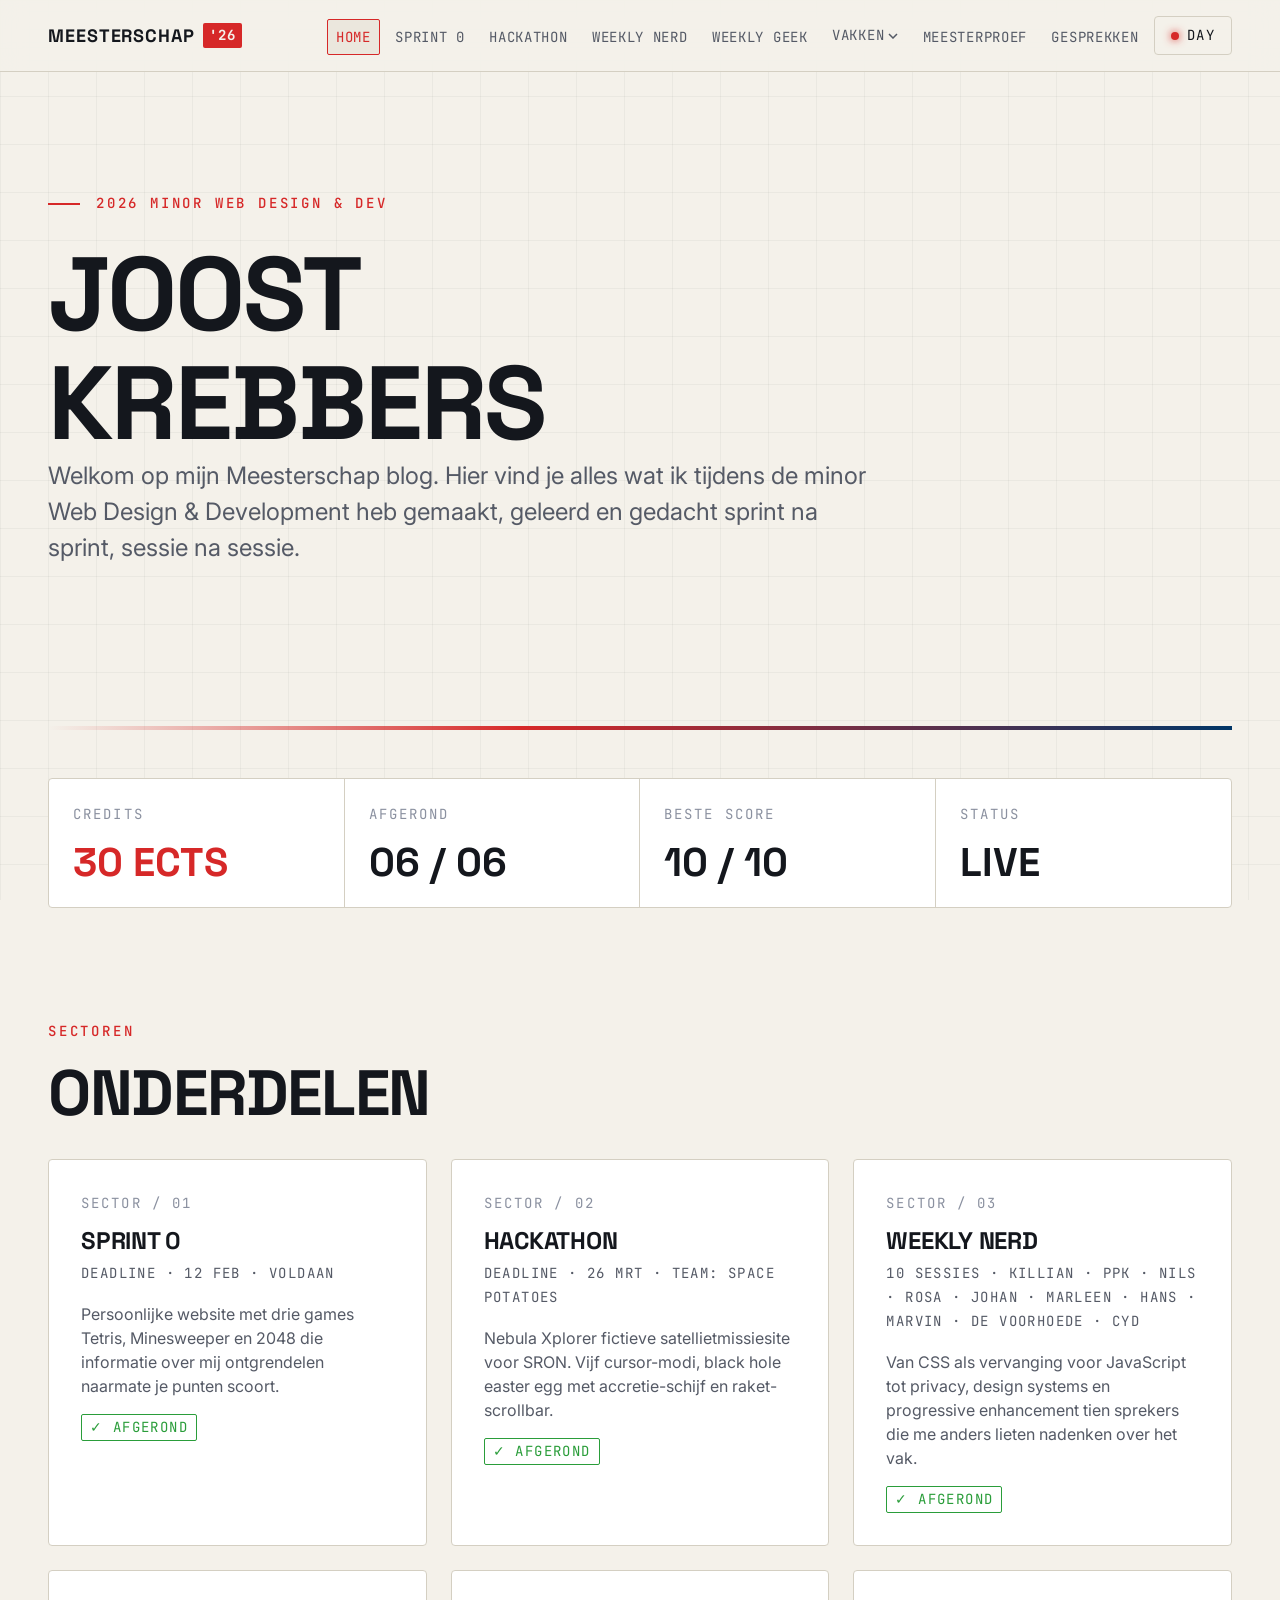
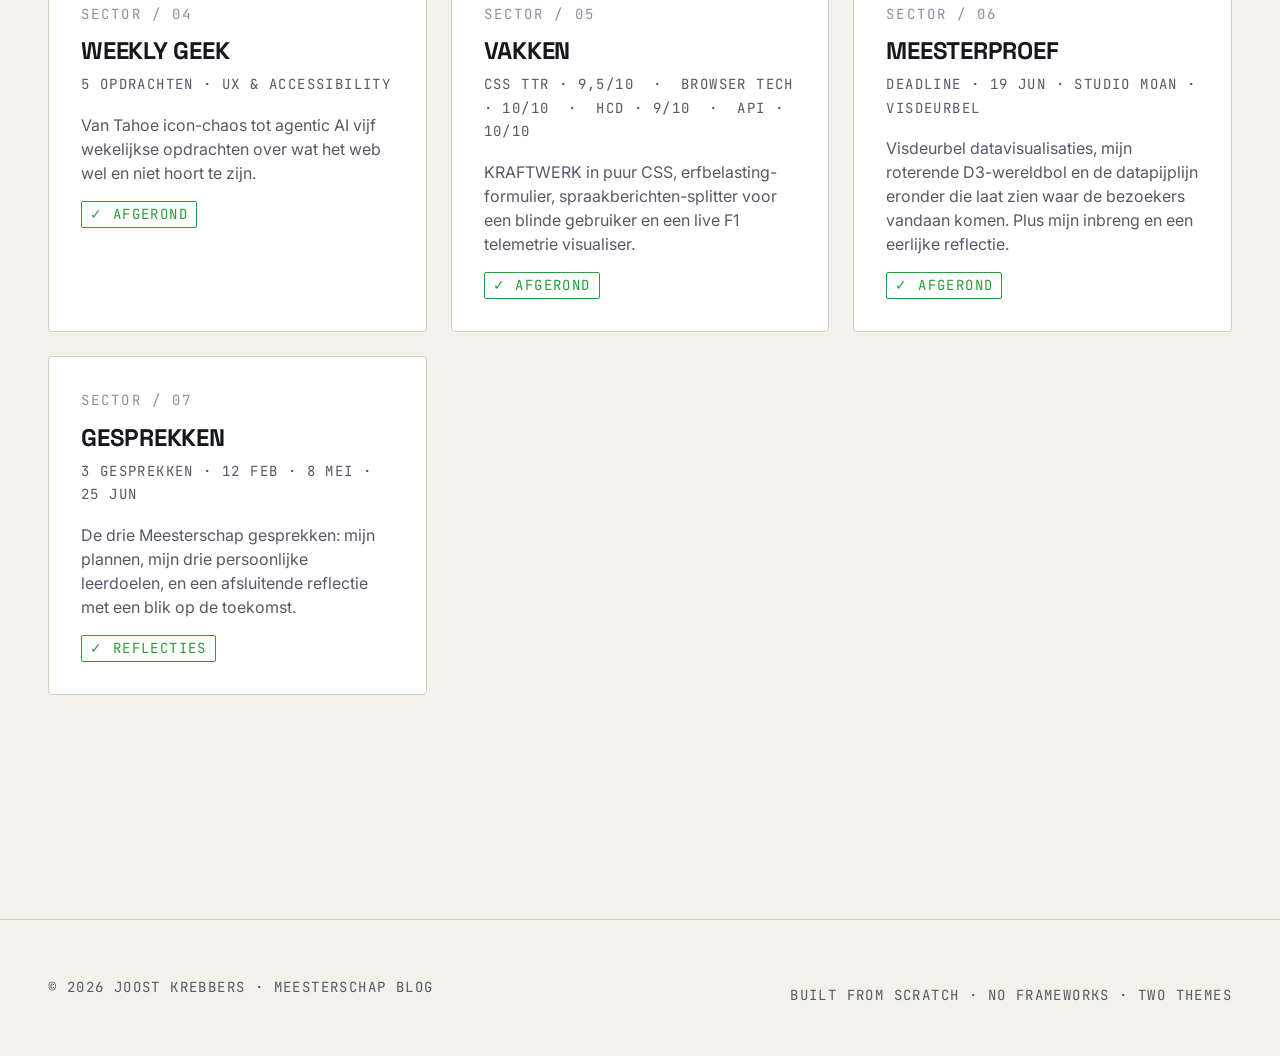
<file: index.html>
<!DOCTYPE html>
<html lang="nl" data-theme="night">
<head>
  <meta charset="UTF-8" />
  <meta name="viewport" content="width=device-width, initial-scale=1.0" />
<title>Meesterschap Joost Krebbers</title>
<meta name="description" content="Meesterschap blog persoonlijke website voor de minor Web Design & Development." />

  <!-- Theme moet zo vroeg mogelijk geladen om FOUC te voorkomen -->
  <script src="js/theme-toggle.js"></script>

  <link rel="stylesheet" href="css/reset.css" />
  <link rel="stylesheet" href="css/tokens.css" />
  <link rel="stylesheet" href="css/themes.css" />
  <link rel="stylesheet" href="css/base.css" />
  <link rel="stylesheet" href="css/components.css" />
</head>
<body>

  <a href="#main" class="skip-link">Skip naar inhoud</a>

  <!-- ============== NAV ============== -->
  <header class="nav">
    <div class="container nav__inner">
      <a href="index.html" class="nav__brand" aria-label="Meesterschap home">
        <span>MEESTERSCHAP</span>
        <span class="nav__brand-tag">'26</span>
      </a>

      <button class="nav__toggle" data-nav-toggle aria-expanded="false" aria-controls="primary-nav" aria-label="Menu openen">
        <svg width="20" height="20" viewBox="0 0 20 20" fill="none" stroke="currentColor" stroke-width="2" aria-hidden="true">
          <line x1="3" y1="6" x2="17" y2="6"/>
          <line x1="3" y1="10" x2="17" y2="10"/>
          <line x1="3" y1="14" x2="17" y2="14"/>
        </svg>
      </button>

      <nav aria-label="Hoofdnavigatie">
        <ul class="nav__list" id="primary-nav" data-nav-list>
          <li><a class="nav__link" href="index.html" aria-current="page">Home</a></li>
          <li><a class="nav__link" href="pages/sprint-0.html">Sprint 0</a></li>
          <li><a class="nav__link" href="pages/hackathon.html">Hackathon</a></li>
          <li><a class="nav__link" href="pages/weekly-nerd.html">Weekly Nerd</a></li>
          <li><a class="nav__link" href="pages/weekly-geek.html">Weekly Geek</a></li>
          <li class="nav__item--dropdown">
            <button class="nav__dropdown-toggle" data-dropdown-toggle aria-expanded="false" aria-haspopup="true">
              Vakken
              <svg width="10" height="6" viewBox="0 0 10 6" fill="none" stroke="currentColor" stroke-width="1.5" aria-hidden="true"><path d="M1 1l4 4 4-4"/></svg>
            </button>
            <ul class="nav__dropdown" role="menu">
              <li role="none"><a href="pages/vakken.html" role="menuitem">Overzicht</a></li>
              <li role="none"><a href="pages/vakken-css-ttr.html" role="menuitem">CSS to the Rescue <span class="nav__dropdown__score">9,5</span></a></li>
              <li role="none"><a href="pages/vakken-browser-tech.html" role="menuitem">Browser Tech <span class="nav__dropdown__score">10</span></a></li>
              <li role="none"><a href="pages/vakken-hcd.html" role="menuitem">Human Centered Design <span class="nav__dropdown__score">9</span></a></li>
              <li role="none"><a href="pages/vakken-api.html" role="menuitem">API <span class="nav__dropdown__score">10</span></a></li>
            </ul>
          </li>
          <li><a class="nav__link" href="pages/meesterproef.html">Meesterproef</a></li>
          <li><a class="nav__link" href="pages/gesprekken.html">Gesprekken</a></li>
          <li>
            <button class="theme-toggle" data-theme-toggle aria-label="Wissel thema">
              <span class="theme-toggle__indicator" aria-hidden="true"></span>
              <span data-theme-label>Night</span>
            </button>
          </li>
        </ul>
      </nav>
    </div>
  </header>

  <!-- ============== MAIN ============== -->
  <main id="main">
    <div class="container">

      <!-- HERO -->
      <section class="hero fade-in" aria-labelledby="hero-title">
        <p class="eyebrow hero__eyebrow">2026 Minor Web Design &amp; Dev</p>
        <h1 id="hero-title">Joost<br>Krebbers</h1>
        <p class="hero__lead">
          Welkom op mijn Meesterschap blog. Hier vind je alles wat ik tijdens de minor
        Web Design &amp; Development heb gemaakt, geleerd en gedacht sprint na sprint,
          sessie na sessie.
        </p>
      </section>

      <div class="stripe" aria-hidden="true"></div>

      <!-- TELEMETRY / STATS -->
      <section aria-labelledby="stats-title">
        <h2 id="stats-title" class="sr-only">Voortgang in cijfers</h2>
        <div class="data-strip">
          <div class="data-strip__item">
            <p class="data-strip__label">Credits</p>
            <p class="data-strip__value data-strip__value--accent">30 ECTS</p>
          </div>
          <div class="data-strip__item">
            <p class="data-strip__label">Afgerond</p>
            <p class="data-strip__value">06 / 06</p>
          </div>
          <div class="data-strip__item">
            <p class="data-strip__label">Beste score</p>
            <p class="data-strip__value">10 / 10</p>
          </div>
          <div class="data-strip__item">
            <p class="data-strip__label">Status</p>
            <p class="data-strip__value">LIVE</p>
          </div>
        </div>
      </section>

      <!-- DASHBOARD CARDS -->
      <section aria-labelledby="onderdelen-title">
        <p class="eyebrow" style="margin-bottom: var(--space-sm);">Sectoren</p>
        <h2 id="onderdelen-title" style="margin-bottom: var(--space-lg);">Onderdelen</h2>

        <div class="dashboard">

          <a href="pages/sprint-0.html" class="card fade-in">
            <p class="card__number">SECTOR / 01</p>
            <h3 class="card__title">Sprint 0</h3>
            <p class="card__meta">Deadline · 12 Feb · Voldaan</p>
            <p class="card__desc">Persoonlijke website met drie games Tetris, Minesweeper en 2048 die informatie over mij
                ontgrendelen naarmate je punten scoort.</p>
            <span class="card__status card__status--done">✓ Afgerond</span>
          </a>

          <a href="pages/hackathon.html" class="card fade-in">
            <p class="card__number">SECTOR / 02</p>
            <h3 class="card__title">Hackathon</h3>
            <p class="card__meta">Deadline · 26 Mrt · Team: Space Potatoes</p>
            <p class="card__desc">Nebula Xplorer fictieve satellietmissiesite voor SRON. Vijf cursor-modi, black hole easter egg met
                accretie-schijf en raket-scrollbar.</p>
            <span class="card__status card__status--done">✓ Afgerond</span>
          </a>

          <a href="pages/weekly-nerd.html" class="card fade-in">
            <p class="card__number">SECTOR / 03</p>
            <h3 class="card__title">Weekly Nerd</h3>
            <p class="card__meta">10 sessies · Killian · PPK · Nils · Rosa · Johan · Marleen · Hans · Marvin · De Voorhoede · Cyd</p>
            <p class="card__desc">Van CSS als vervanging voor JavaScript tot privacy, design systems en progressive enhancement tien sprekers die me anders lieten nadenken over het vak.</p>
            <span class="card__status card__status--done">✓ Afgerond</span>
          </a>

          <a href="pages/weekly-geek.html" class="card fade-in">
            <p class="card__number">SECTOR / 04</p>
            <h3 class="card__title">Weekly Geek</h3>
            <p class="card__meta">5 opdrachten · UX &amp; Accessibility</p>
            <p class="card__desc">Van Tahoe icon-chaos tot agentic AI vijf wekelijkse opdrachten over wat het web wel en niet hoort
                te zijn.</p>
            <span class="card__status card__status--done">✓ Afgerond</span>
          </a>

          <a href="pages/vakken.html" class="card fade-in">
            <p class="card__number">SECTOR / 05</p>
            <h3 class="card__title">Vakken</h3>
            <p class="card__meta">CSS TTR · 9,5/10 &nbsp;·&nbsp; Browser Tech · 10/10 &nbsp;·&nbsp; HCD · 9/10 &nbsp;·&nbsp; Api ·
                10/10</p>
            <p class="card__desc">KRAFTWERK in puur CSS, erfbelasting-formulier, spraakberichten-splitter voor een blinde gebruiker en een live F1 telemetrie visualiser.</p>
            <span class="card__status card__status--done">✓ Afgerond</span>
          </a>

          <a href="pages/meesterproef.html" class="card fade-in">
            <p class="card__number">SECTOR / 06</p>
            <h3 class="card__title">Meesterproef</h3>
            <p class="card__meta">Deadline · 19 Jun · Studio MOAN · Visdeurbel</p>
            <p class="card__desc">Visdeurbel datavisualisaties, mijn roterende D3-wereldbol en de datapijplijn eronder die laat zien waar de bezoekers vandaan komen. Plus mijn inbreng en een eerlijke reflectie.</p>
            <span class="card__status card__status--done">✓ Afgerond</span>
          </a>

          <a href="pages/gesprekken.html" class="card fade-in">
            <p class="card__number">SECTOR / 07</p>
            <h3 class="card__title">Gesprekken</h3>
            <p class="card__meta">3 gesprekken · 12 Feb · 8 Mei · 25 Jun</p>
            <p class="card__desc">De drie Meesterschap gesprekken: mijn plannen, mijn drie persoonlijke leerdoelen, en een afsluitende reflectie met een blik op de toekomst.</p>
            <span class="card__status card__status--done">✓ Reflecties</span>
          </a>



        </div>
      </section>

    </div>
  </main>

  <!-- ============== FOOTER ============== -->
  <footer class="footer">
    <div class="container footer__inner">
    <p>© 2026 Joost Krebbers · Meesterschap Blog</p>
      <p>Built from scratch · No frameworks · Two themes</p>
    </div>
  </footer>

</body>
</html>
</file>
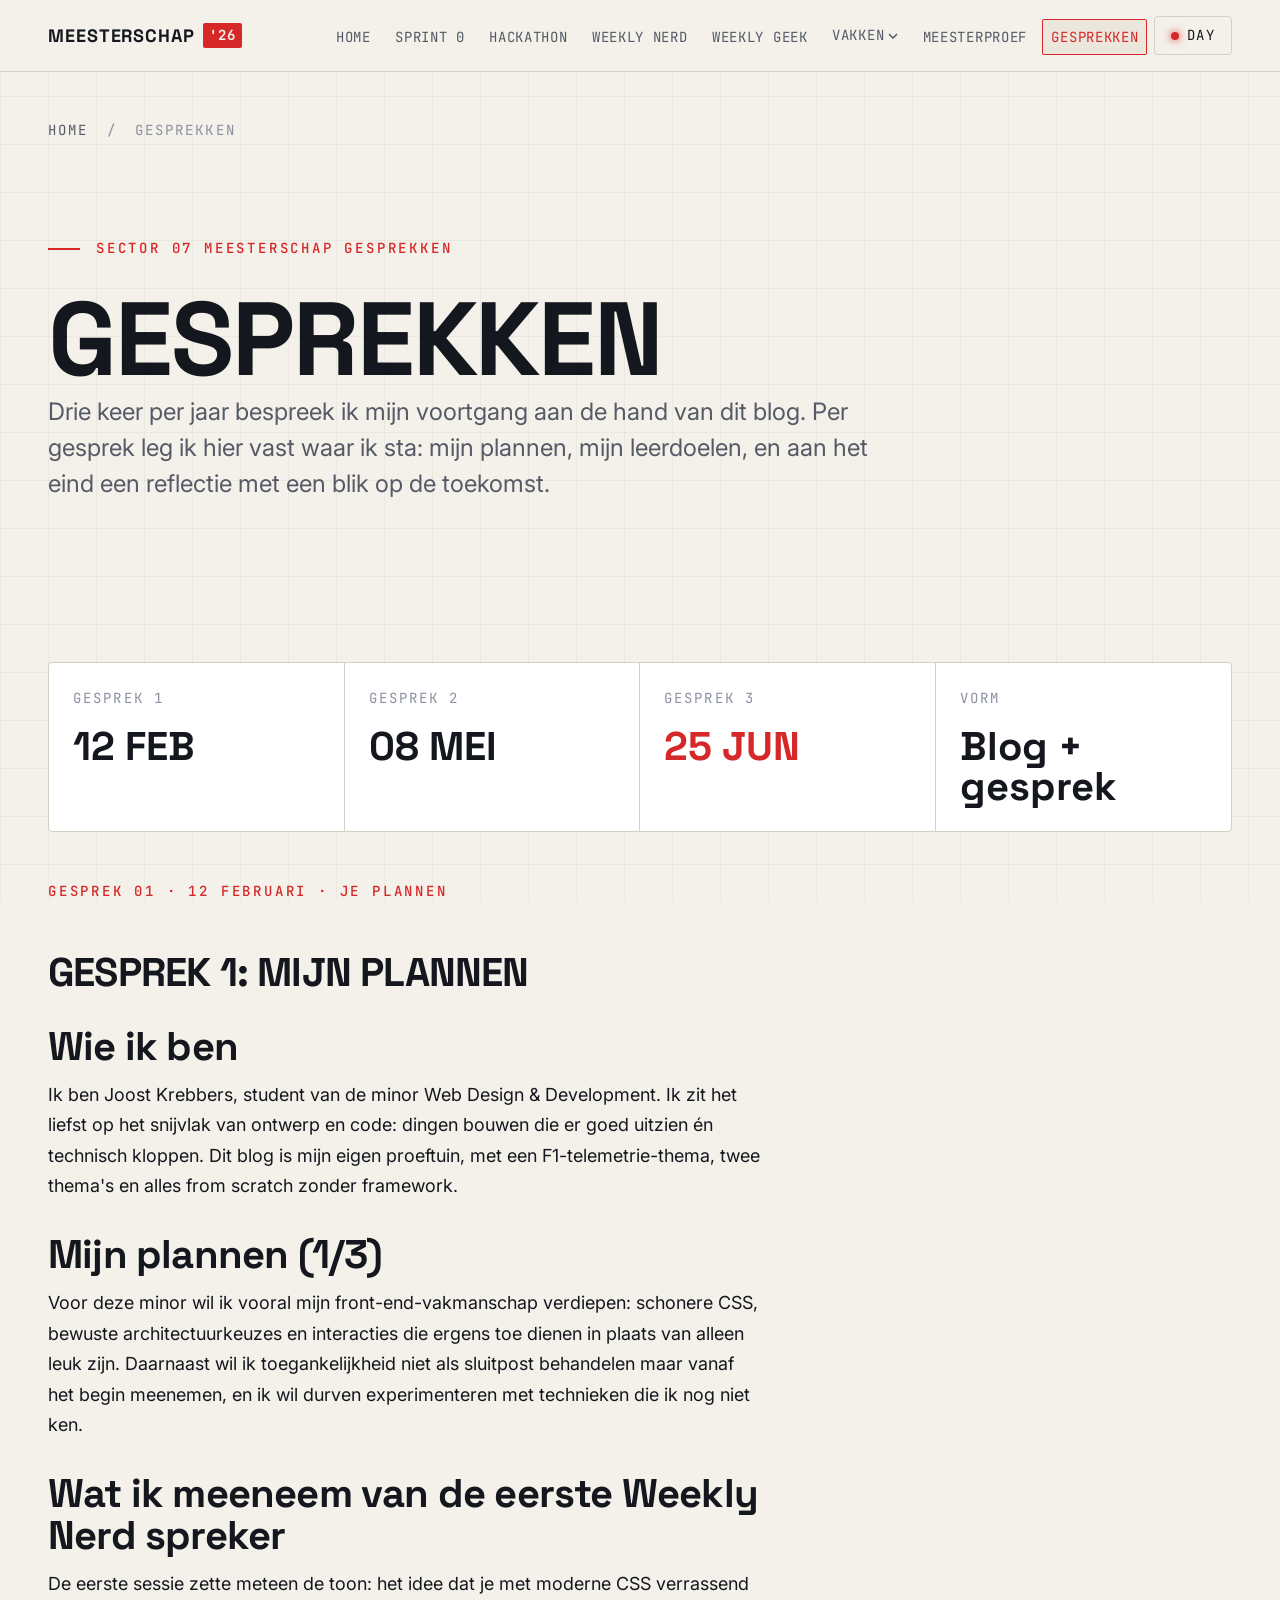
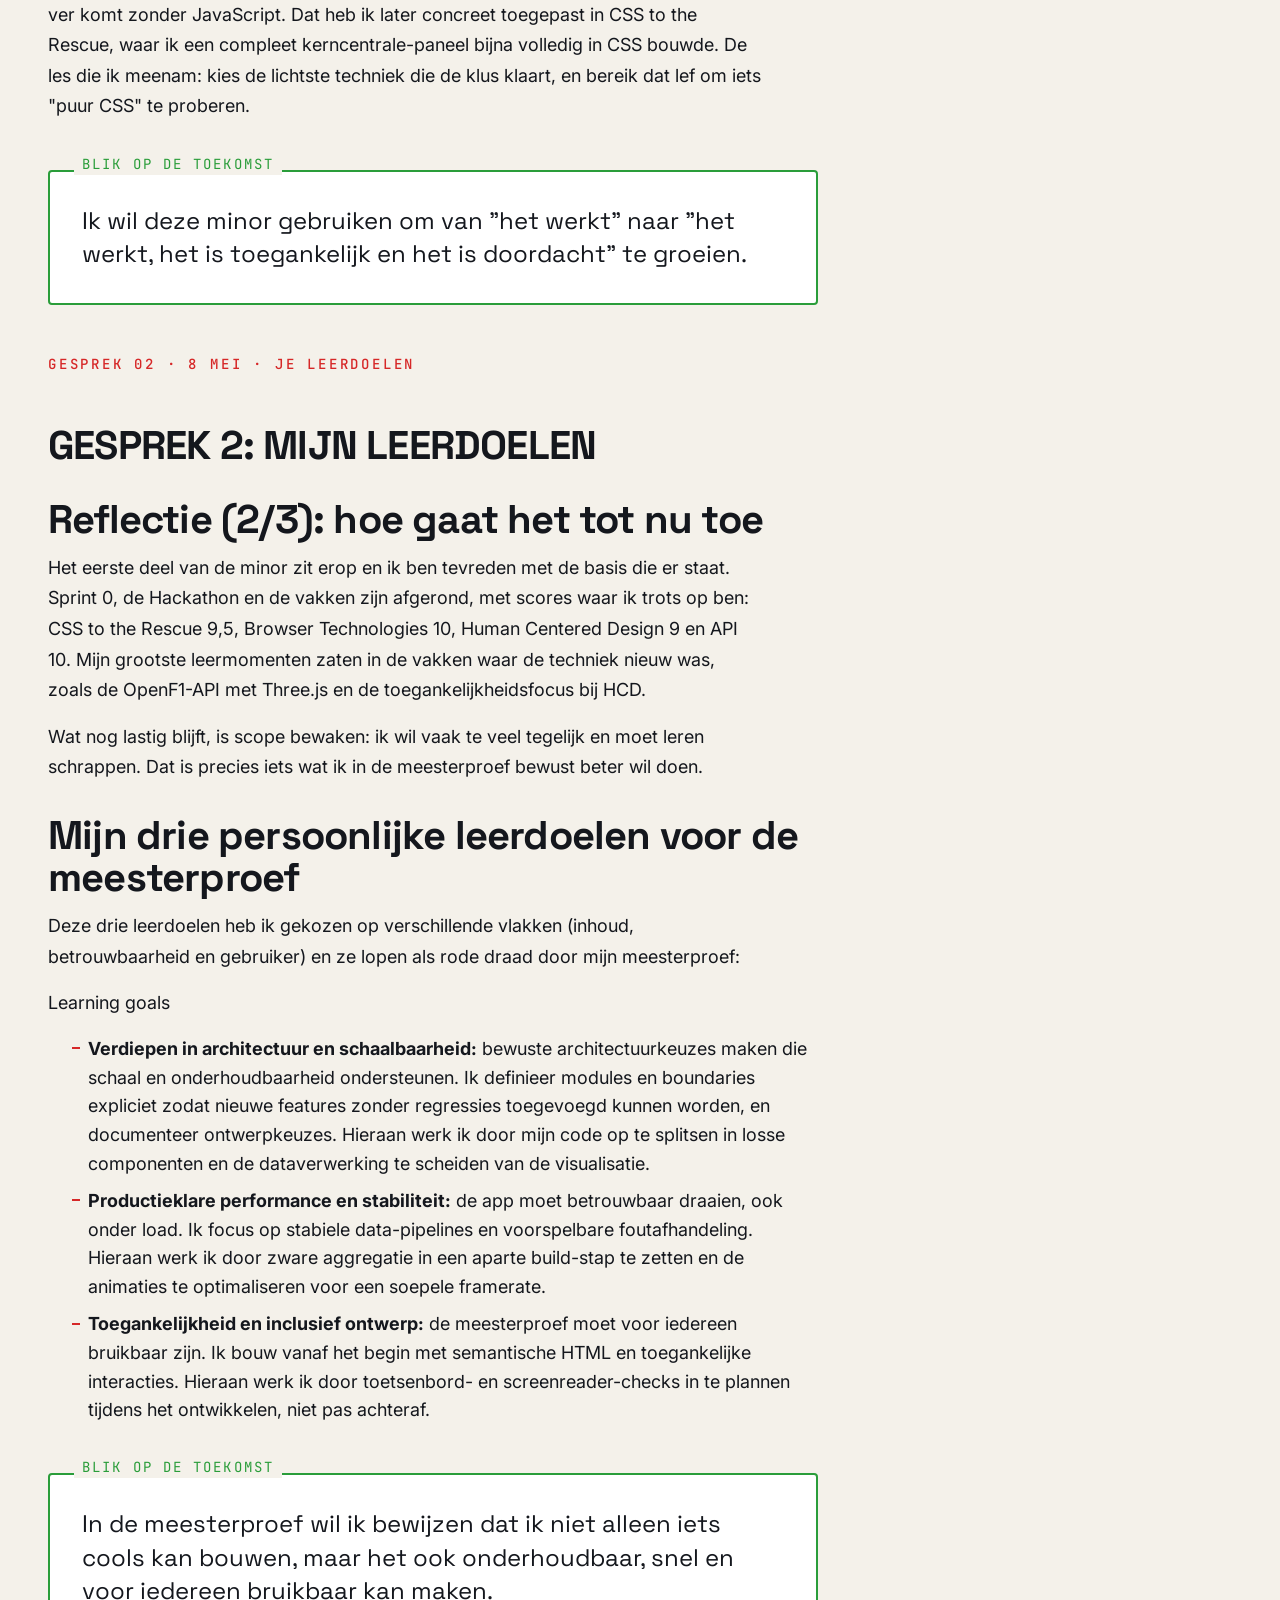
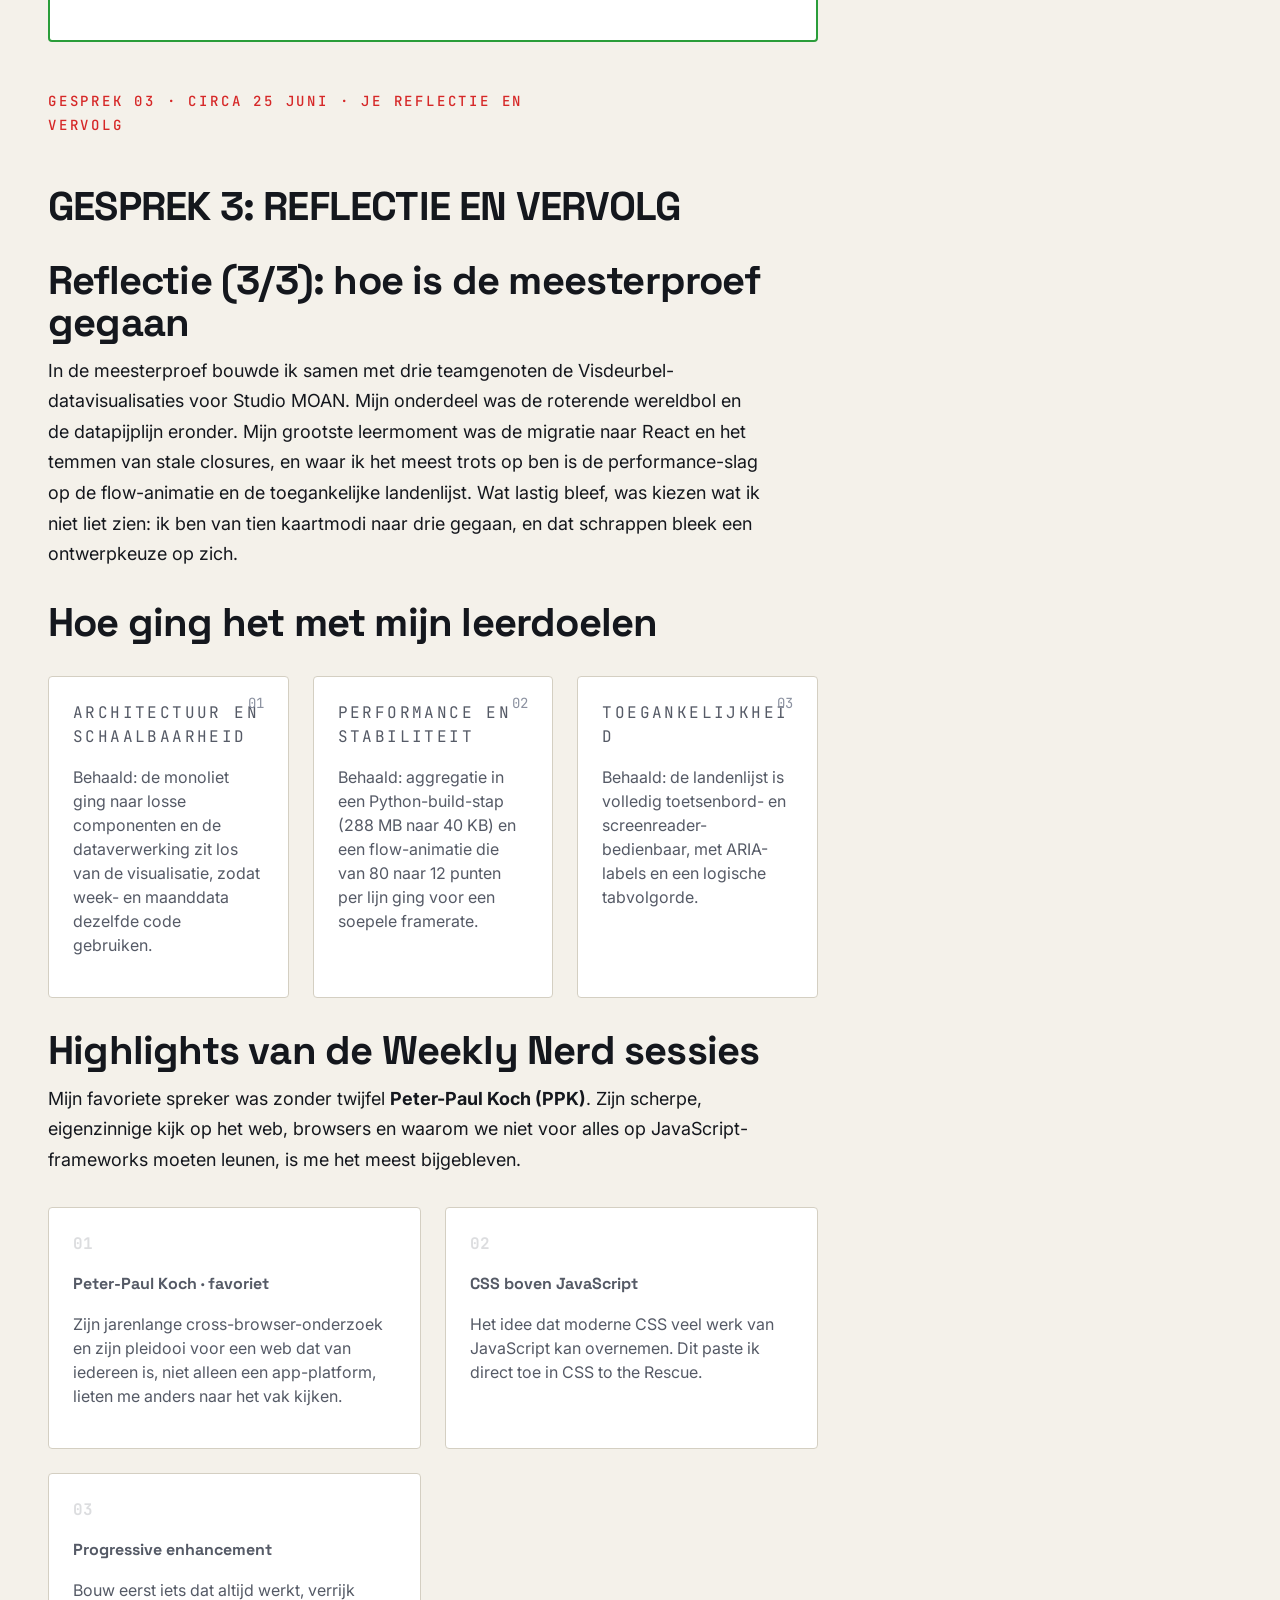
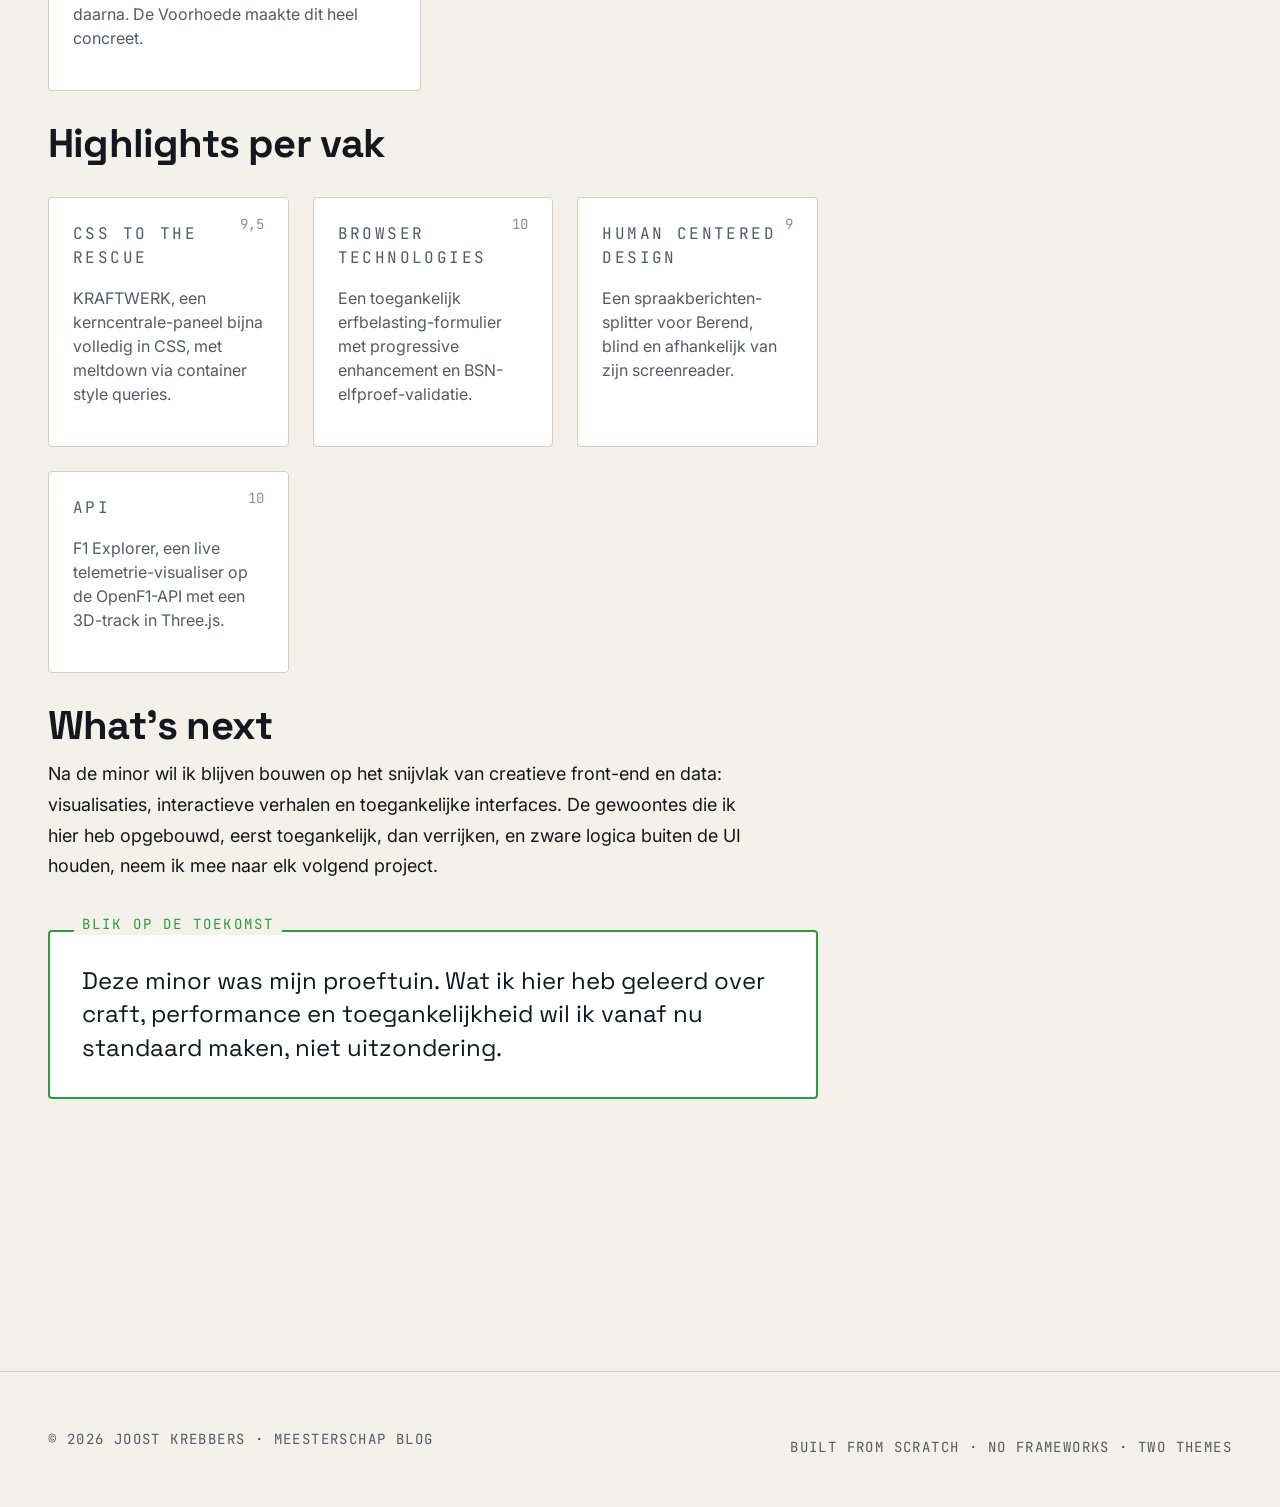
<file: pages/gesprekken.html>
<!DOCTYPE html>
<html lang="nl" data-theme="night">
<head>
  <meta charset="UTF-8" />
  <meta name="viewport" content="width=device-width, initial-scale=1.0" />
<title>Gesprekken Meesterschap</title>
  <meta name="description" content="De drie Meesterschap gesprekken: mijn plannen, mijn leerdoelen en mijn reflectie met een blik op de toekomst." />

  <script src="../js/theme-toggle.js"></script>

  <link rel="stylesheet" href="../css/reset.css" />
  <link rel="stylesheet" href="../css/tokens.css" />
  <link rel="stylesheet" href="../css/themes.css" />
  <link rel="stylesheet" href="../css/base.css" />
  <link rel="stylesheet" href="../css/components.css" />
</head>
<body>

  <a href="#main" class="skip-link">Skip naar inhoud</a>

  <!-- ============== NAV ============== -->
  <header class="nav">
    <div class="container nav__inner">
      <a href="../index.html" class="nav__brand" aria-label="Meesterschap home">
        <span>MEESTERSCHAP</span>
        <span class="nav__brand-tag">'26</span>
      </a>

      <button class="nav__toggle" data-nav-toggle aria-expanded="false" aria-controls="primary-nav" aria-label="Menu openen">
        <svg width="20" height="20" viewBox="0 0 20 20" fill="none" stroke="currentColor" stroke-width="2" aria-hidden="true">
          <line x1="3" y1="6" x2="17" y2="6"/>
          <line x1="3" y1="10" x2="17" y2="10"/>
          <line x1="3" y1="14" x2="17" y2="14"/>
        </svg>
      </button>

      <nav aria-label="Hoofdnavigatie">
        <ul class="nav__list" id="primary-nav" data-nav-list>
          <li><a class="nav__link" href="../index.html">Home</a></li>
          <li><a class="nav__link" href="sprint-0.html">Sprint 0</a></li>
          <li><a class="nav__link" href="hackathon.html">Hackathon</a></li>
          <li><a class="nav__link" href="weekly-nerd.html">Weekly Nerd</a></li>
          <li><a class="nav__link" href="weekly-geek.html">Weekly Geek</a></li>
          <li class="nav__item--dropdown">
            <button class="nav__dropdown-toggle" data-dropdown-toggle aria-expanded="false" aria-haspopup="true">
              Vakken
              <svg width="10" height="6" viewBox="0 0 10 6" fill="none" stroke="currentColor" stroke-width="1.5" aria-hidden="true"><path d="M1 1l4 4 4-4"/></svg>
            </button>
            <ul class="nav__dropdown" role="menu">
              <li role="none"><a href="vakken.html" role="menuitem">Overzicht</a></li>
              <li role="none"><a href="vakken-css-ttr.html" role="menuitem">CSS to the Rescue <span class="nav__dropdown__score">9,5</span></a></li>
              <li role="none"><a href="vakken-browser-tech.html" role="menuitem">Browser Tech <span class="nav__dropdown__score">10</span></a></li>
              <li role="none"><a href="vakken-hcd.html" role="menuitem">Human Centered Design <span class="nav__dropdown__score">9</span></a></li>
              <li role="none"><a href="vakken-api.html" role="menuitem">API <span class="nav__dropdown__score">10</span></a></li>
            </ul>
          </li>
          <li><a class="nav__link" href="meesterproef.html">Meesterproef</a></li>
          <li><a class="nav__link" href="gesprekken.html" aria-current="page">Gesprekken</a></li>
          <li>
            <button class="theme-toggle" data-theme-toggle aria-label="Wissel thema">
              <span class="theme-toggle__indicator" aria-hidden="true"></span>
              <span data-theme-label>Night</span>
            </button>
          </li>
        </ul>
      </nav>
    </div>
  </header>

  <!-- ============== MAIN ============== -->
  <main id="main">
    <div class="container">

      <!-- BREADCRUMB -->
      <nav aria-label="Kruimelpad" class="breadcrumb">
        <a href="../index.html">Home</a>
        <span class="breadcrumb__sep">/</span>
        <span>Gesprekken</span>
      </nav>

      <!-- HERO -->
      <section class="hero fade-in" aria-labelledby="page-title">
        <p class="eyebrow hero__eyebrow">Sector 07 Meesterschap gesprekken</p>
        <h1 id="page-title">Gesprekken</h1>
        <p class="hero__lead">
          Drie keer per jaar bespreek ik mijn voortgang aan de hand van dit blog. Per gesprek leg ik hier vast
          waar ik sta: mijn plannen, mijn leerdoelen, en aan het eind een reflectie met een blik op de toekomst.
        </p>
      </section>

      <!-- META STRIP -->
      <div class="data-strip">
        <div class="data-strip__item">
          <p class="data-strip__label">Gesprek 1</p>
          <p class="data-strip__value">12 FEB</p>
        </div>
        <div class="data-strip__item">
          <p class="data-strip__label">Gesprek 2</p>
          <p class="data-strip__value">08 MEI</p>
        </div>
        <div class="data-strip__item">
          <p class="data-strip__label">Gesprek 3</p>
          <p class="data-strip__value data-strip__value--accent">25 JUN</p>
        </div>
        <div class="data-strip__item">
          <p class="data-strip__label">Vorm</p>
          <p class="data-strip__value">Blog + gesprek</p>
        </div>
      </div>

      <!-- ============================================
           GESPREK 1
           ============================================ -->
      <article class="prose fade-in" aria-labelledby="g1-title">
        <p class="eyebrow">Gesprek 01 · 12 februari · Je plannen</p>
        <h2 id="g1-title">Gesprek 1: mijn plannen</h2>

        <h3>Wie ik ben</h3>
        <p>
          Ik ben Joost Krebbers, student van de minor Web Design &amp; Development. Ik zit het liefst op het
          snijvlak van ontwerp en code: dingen bouwen die er goed uitzien én technisch kloppen. Dit blog is mijn
          eigen proeftuin, met een F1-telemetrie-thema, twee thema's en alles from scratch zonder framework.
        </p>

        <h3>Mijn plannen (1/3)</h3>
        <p>
          Voor deze minor wil ik vooral mijn front-end-vakmanschap verdiepen: schonere CSS, bewuste
          architectuurkeuzes en interacties die ergens toe dienen in plaats van alleen leuk zijn. Daarnaast wil
          ik toegankelijkheid niet als sluitpost behandelen maar vanaf het begin meenemen, en ik wil durven
          experimenteren met technieken die ik nog niet ken.
        </p>

        <h3>Wat ik meeneem van de eerste Weekly Nerd spreker</h3>
        <p>
          De eerste sessie zette meteen de toon: het idee dat je met moderne CSS verrassend ver komt zonder
          JavaScript. Dat heb ik later concreet toegepast in CSS to the Rescue, waar ik een compleet
          kerncentrale-paneel bijna volledig in CSS bouwde. De les die ik meenam: kies de lichtste techniek die
          de klus klaart, en bereik dat lef om iets "puur CSS" te proberen.
        </p>

        <div class="feedback-box">
          <span class="feedback-box__label">Blik op de toekomst</span>
          <blockquote>
            Ik wil deze minor gebruiken om van "het werkt" naar "het werkt, het is toegankelijk en het is
            doordacht" te groeien.
          </blockquote>
        </div>
      </article>

      <!-- ============================================
           GESPREK 2
           ============================================ -->
      <article class="prose fade-in" aria-labelledby="g2-title">
        <p class="eyebrow">Gesprek 02 · 8 mei · Je leerdoelen</p>
        <h2 id="g2-title">Gesprek 2: mijn leerdoelen</h2>

        <h3>Reflectie (2/3): hoe gaat het tot nu toe</h3>
        <p>
          Het eerste deel van de minor zit erop en ik ben tevreden met de basis die er staat. Sprint 0, de
          Hackathon en de vakken zijn afgerond, met scores waar ik trots op ben: CSS to the Rescue 9,5, Browser
          Technologies 10, Human Centered Design 9 en API 10. Mijn grootste leermomenten zaten in de vakken waar
          de techniek nieuw was, zoals de OpenF1-API met Three.js en de toegankelijkheidsfocus bij HCD.
        </p>
        <p>
          Wat nog lastig blijft, is scope bewaken: ik wil vaak te veel tegelijk en moet leren schrappen. Dat is
          precies iets wat ik in de meesterproef bewust beter wil doen.
        </p>

        <h3>Mijn drie persoonlijke leerdoelen voor de meesterproef</h3>
        <p>
          Deze drie leerdoelen heb ik gekozen op verschillende vlakken (inhoud, betrouwbaarheid en gebruiker) en
          ze lopen als rode draad door mijn meesterproef:
        </p>
        <div class="learning-goals">
          <p class="learning-goals__label">Learning goals</p>
          <ul>
            <li><strong>Verdiepen in architectuur en schaalbaarheid:</strong> bewuste architectuurkeuzes maken die
              schaal en onderhoudbaarheid ondersteunen. Ik definieer modules en boundaries expliciet zodat nieuwe
              features zonder regressies toegevoegd kunnen worden, en documenteer ontwerpkeuzes. Hieraan werk ik
              door mijn code op te splitsen in losse componenten en de dataverwerking te scheiden van de
              visualisatie.</li>
            <li><strong>Productieklare performance en stabiliteit:</strong> de app moet betrouwbaar draaien, ook
              onder load. Ik focus op stabiele data-pipelines en voorspelbare foutafhandeling. Hieraan werk ik
              door zware aggregatie in een aparte build-stap te zetten en de animaties te optimaliseren voor een
              soepele framerate.</li>
            <li><strong>Toegankelijkheid en inclusief ontwerp:</strong> de meesterproef moet voor iedereen
              bruikbaar zijn. Ik bouw vanaf het begin met semantische HTML en toegankelijke interacties. Hieraan
              werk ik door toetsenbord- en screenreader-checks in te plannen tijdens het ontwikkelen, niet pas
              achteraf.</li>
          </ul>
        </div>

        <div class="feedback-box">
          <span class="feedback-box__label">Blik op de toekomst</span>
          <blockquote>
            In de meesterproef wil ik bewijzen dat ik niet alleen iets cools kan bouwen, maar het ook
            onderhoudbaar, snel en voor iedereen bruikbaar kan maken.
          </blockquote>
        </div>
      </article>

      <!-- ============================================
           GESPREK 3
           ============================================ -->
      <article class="prose fade-in" aria-labelledby="g3-title">
        <p class="eyebrow">Gesprek 03 · circa 25 juni · Je reflectie en vervolg</p>
        <h2 id="g3-title">Gesprek 3: reflectie en vervolg</h2>

        <h3>Reflectie (3/3): hoe is de meesterproef gegaan</h3>
        <p>
          In de meesterproef bouwde ik samen met drie teamgenoten de Visdeurbel-datavisualisaties voor Studio
          MOAN. Mijn onderdeel was de roterende wereldbol en de datapijplijn eronder. Mijn grootste leermoment
          was de migratie naar React en het temmen van stale closures, en waar ik het meest trots op ben is de
          performance-slag op de flow-animatie en de toegankelijke landenlijst. Wat lastig bleef, was kiezen wat
          ik niet liet zien: ik ben van tien kaartmodi naar drie gegaan, en dat schrappen bleek een ontwerpkeuze
          op zich.
        </p>

        <h3>Hoe ging het met mijn leerdoelen</h3>
        <div class="component-grid">
          <div class="component-card" data-num="01">
            <p class="component-card__title">Architectuur en schaalbaarheid</p>
            <p>Behaald: de monoliet ging naar losse componenten en de dataverwerking zit los van de
              visualisatie, zodat week- en maanddata dezelfde code gebruiken.</p>
          </div>
          <div class="component-card" data-num="02">
            <p class="component-card__title">Performance en stabiliteit</p>
            <p>Behaald: aggregatie in een Python-build-stap (288 MB naar 40 KB) en een flow-animatie die van 80
              naar 12 punten per lijn ging voor een soepele framerate.</p>
          </div>
          <div class="component-card" data-num="03">
            <p class="component-card__title">Toegankelijkheid</p>
            <p>Behaald: de landenlijst is volledig toetsenbord- en screenreader-bedienbaar, met ARIA-labels en
              een logische tabvolgorde.</p>
          </div>
        </div>

        <h3>Highlights van de Weekly Nerd sessies</h3>
        <p>
          Mijn favoriete spreker was zonder twijfel <strong>Peter-Paul Koch (PPK)</strong>. Zijn scherpe,
          eigenzinnige kijk op het web, browsers en waarom we niet voor alles op JavaScript-frameworks moeten
          leunen, is me het meest bijgebleven.
        </p>
        <div class="insight-grid">
          <div class="insight-card">
            <p class="insight-card__num">01</p>
            <p class="insight-card__title">Peter-Paul Koch · favoriet</p>
            <p>Zijn jarenlange cross-browser-onderzoek en zijn pleidooi voor een web dat van iedereen is, niet
              alleen een app-platform, lieten me anders naar het vak kijken.</p>
          </div>
          <div class="insight-card">
            <p class="insight-card__num">02</p>
            <p class="insight-card__title">CSS boven JavaScript</p>
            <p>Het idee dat moderne CSS veel werk van JavaScript kan overnemen. Dit paste ik direct toe in CSS
              to the Rescue.</p>
          </div>
          <div class="insight-card">
            <p class="insight-card__num">03</p>
            <p class="insight-card__title">Progressive enhancement</p>
            <p>Bouw eerst iets dat altijd werkt, verrijk daarna. De Voorhoede maakte dit heel concreet.</p>
          </div>
        </div>

        <h3>Highlights per vak</h3>
        <div class="component-grid">
          <div class="component-card" data-num="9,5">
            <p class="component-card__title">CSS to the Rescue</p>
            <p>KRAFTWERK, een kerncentrale-paneel bijna volledig in CSS, met meltdown via container style queries.</p>
          </div>
          <div class="component-card" data-num="10">
            <p class="component-card__title">Browser Technologies</p>
            <p>Een toegankelijk erfbelasting-formulier met progressive enhancement en BSN-elfproef-validatie.</p>
          </div>
          <div class="component-card" data-num="9">
            <p class="component-card__title">Human Centered Design</p>
            <p>Een spraakberichten-splitter voor Berend, blind en afhankelijk van zijn screenreader.</p>
          </div>
          <div class="component-card" data-num="10">
            <p class="component-card__title">API</p>
            <p>F1 Explorer, een live telemetrie-visualiser op de OpenF1-API met een 3D-track in Three.js.</p>
          </div>
        </div>

        <h3>What's next</h3>
        <p>
          Na de minor wil ik blijven bouwen op het snijvlak van creatieve front-end en data: visualisaties,
          interactieve verhalen en toegankelijke interfaces. De gewoontes die ik hier heb opgebouwd, eerst
          toegankelijk, dan verrijken, en zware logica buiten de UI houden, neem ik mee naar elk volgend project.
        </p>

        <div class="feedback-box">
          <span class="feedback-box__label">Blik op de toekomst</span>
          <blockquote>
            Deze minor was mijn proeftuin. Wat ik hier heb geleerd over craft, performance en toegankelijkheid
            wil ik vanaf nu standaard maken, niet uitzondering.
          </blockquote>
        </div>
      </article>

    </div>
  </main>

  <!-- ============== FOOTER ============== -->
  <footer class="footer">
    <div class="container footer__inner">
    <p>© 2026 Joost Krebbers · Meesterschap Blog</p>
      <p>Built from scratch · No frameworks · Two themes</p>
    </div>
  </footer>

</body>
</html>
</file>
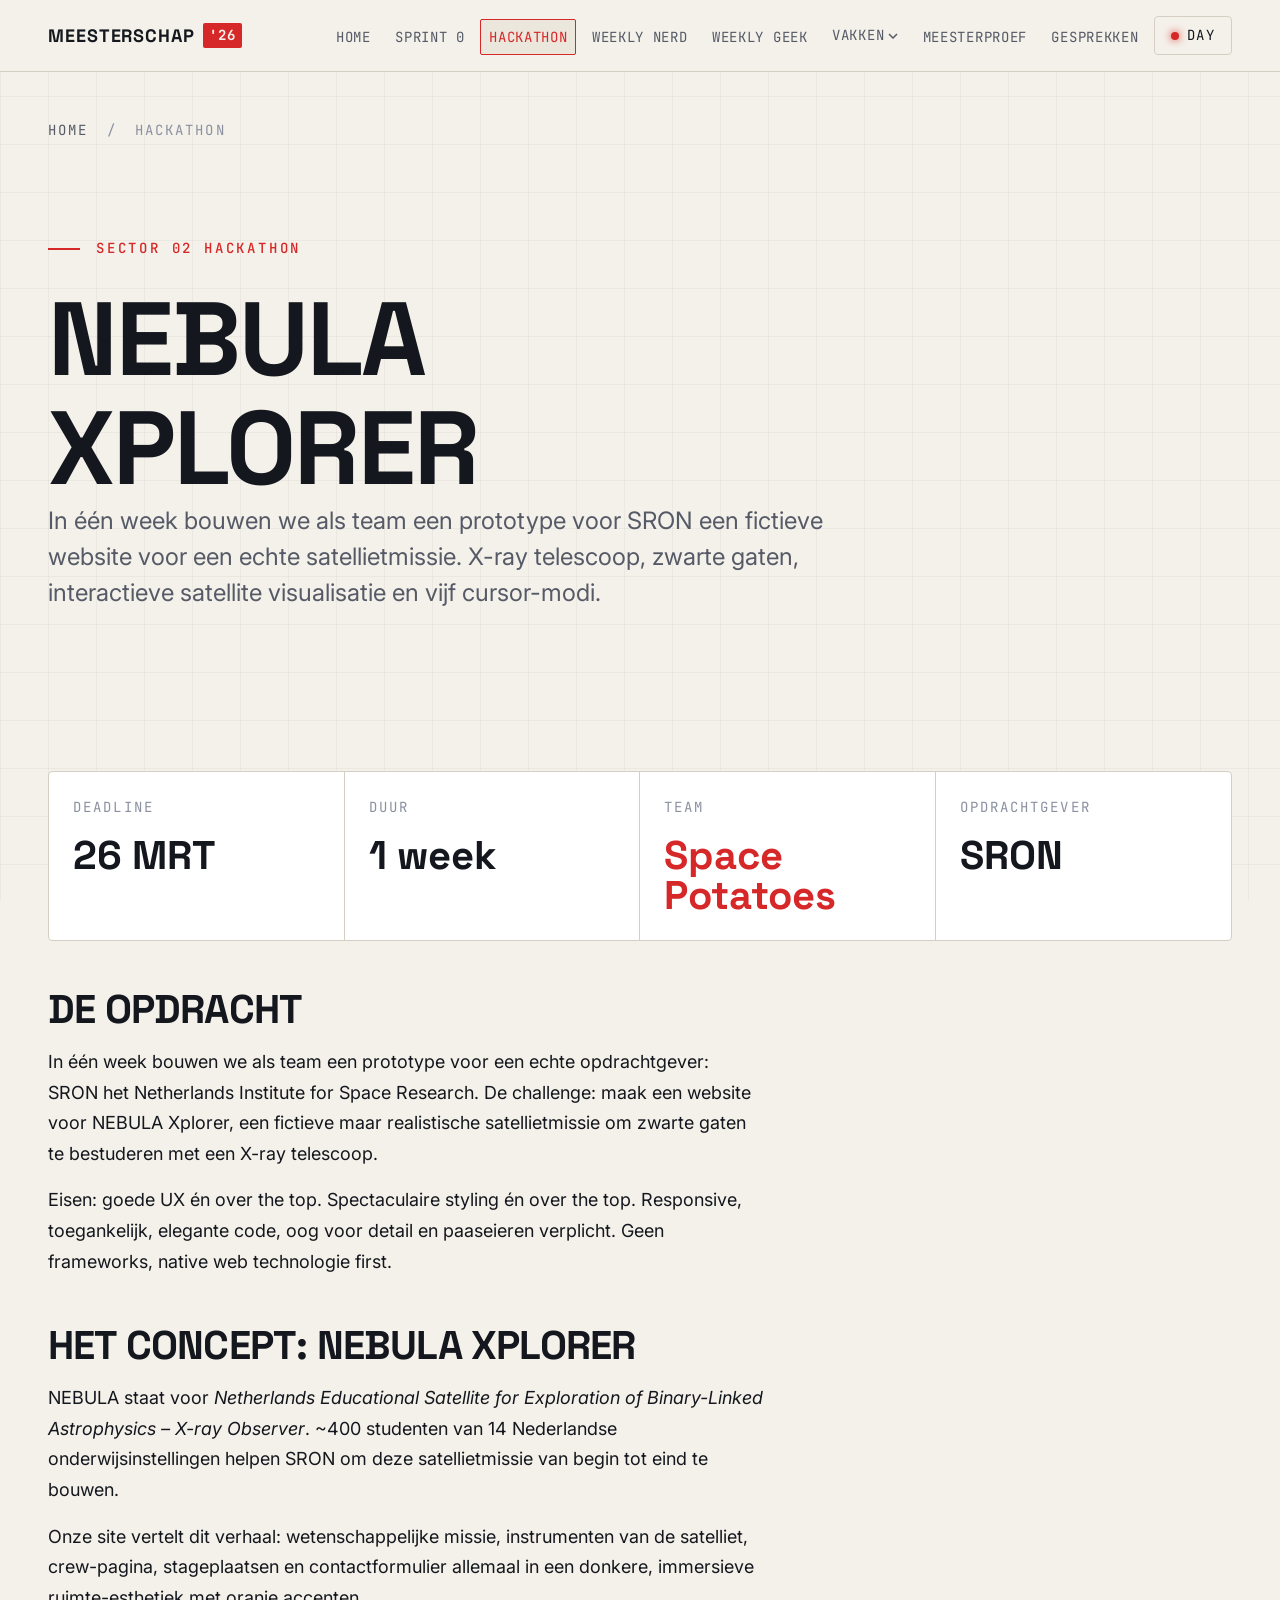
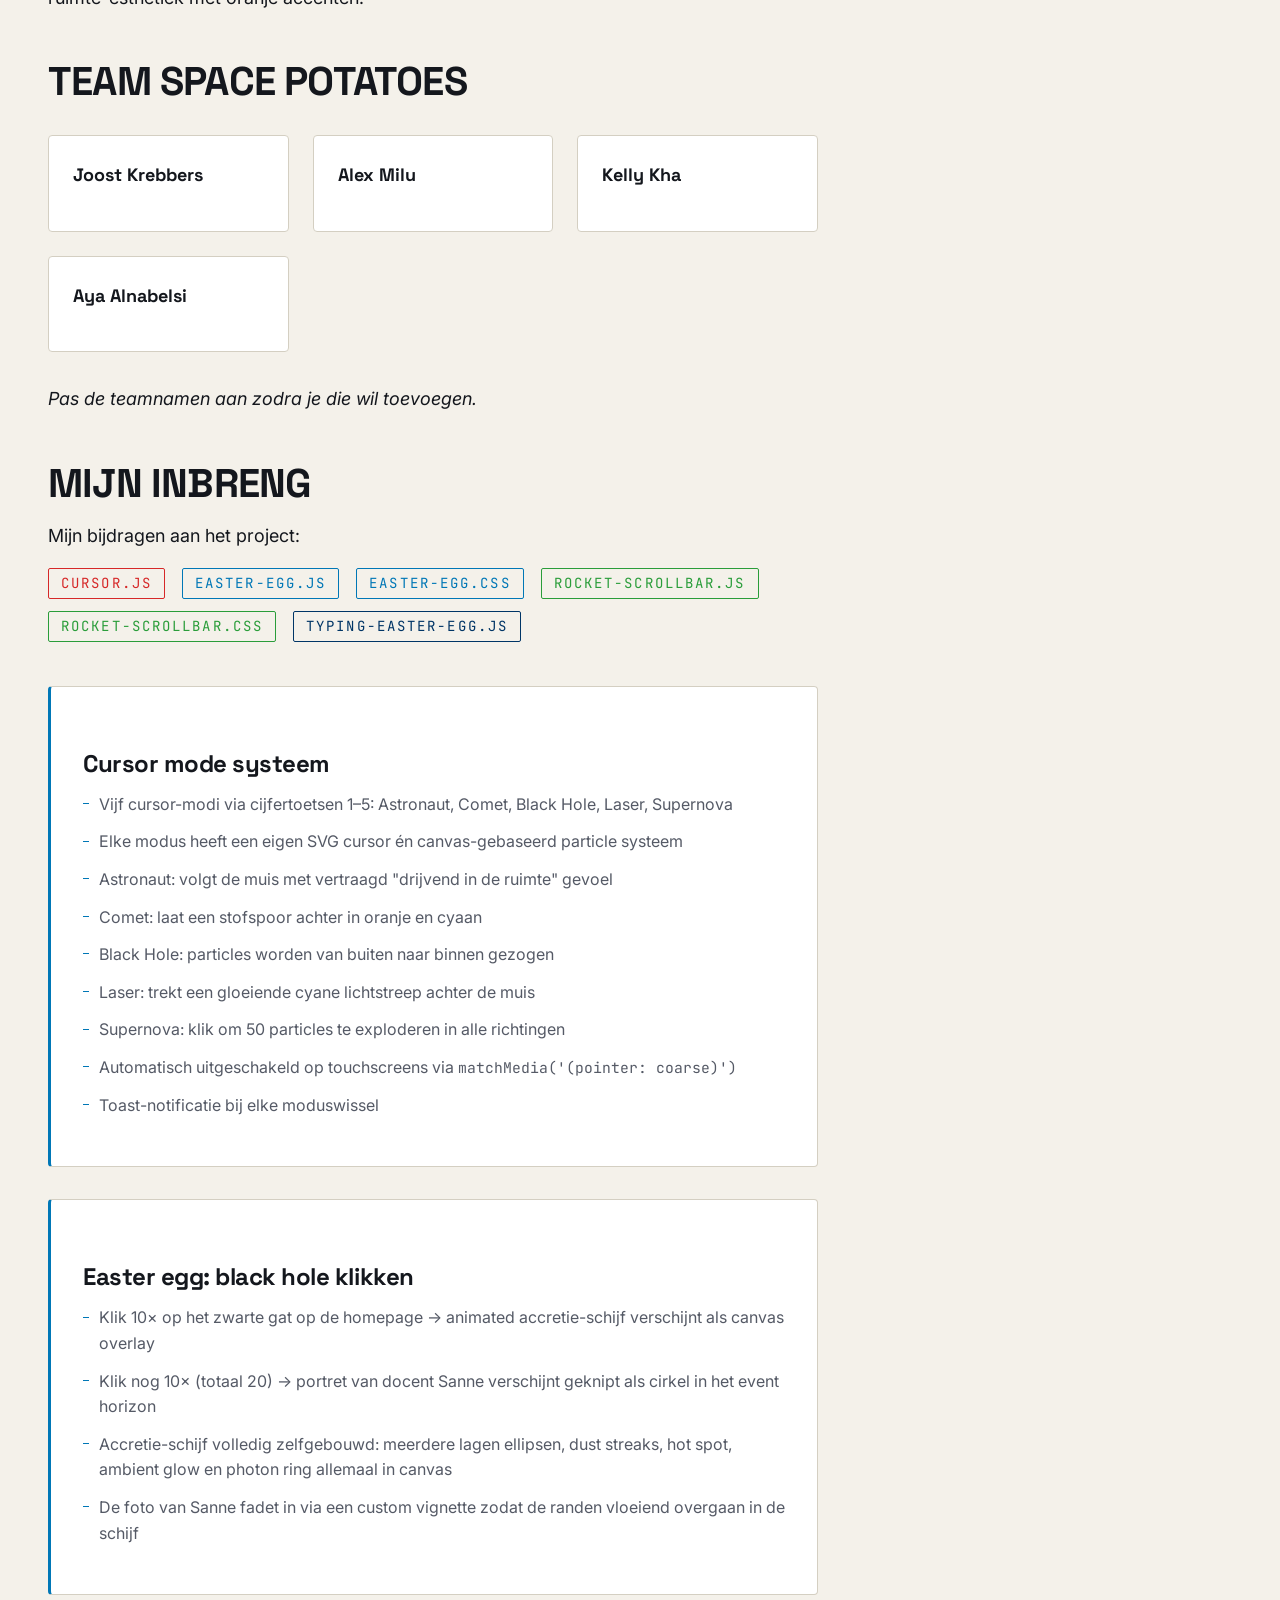
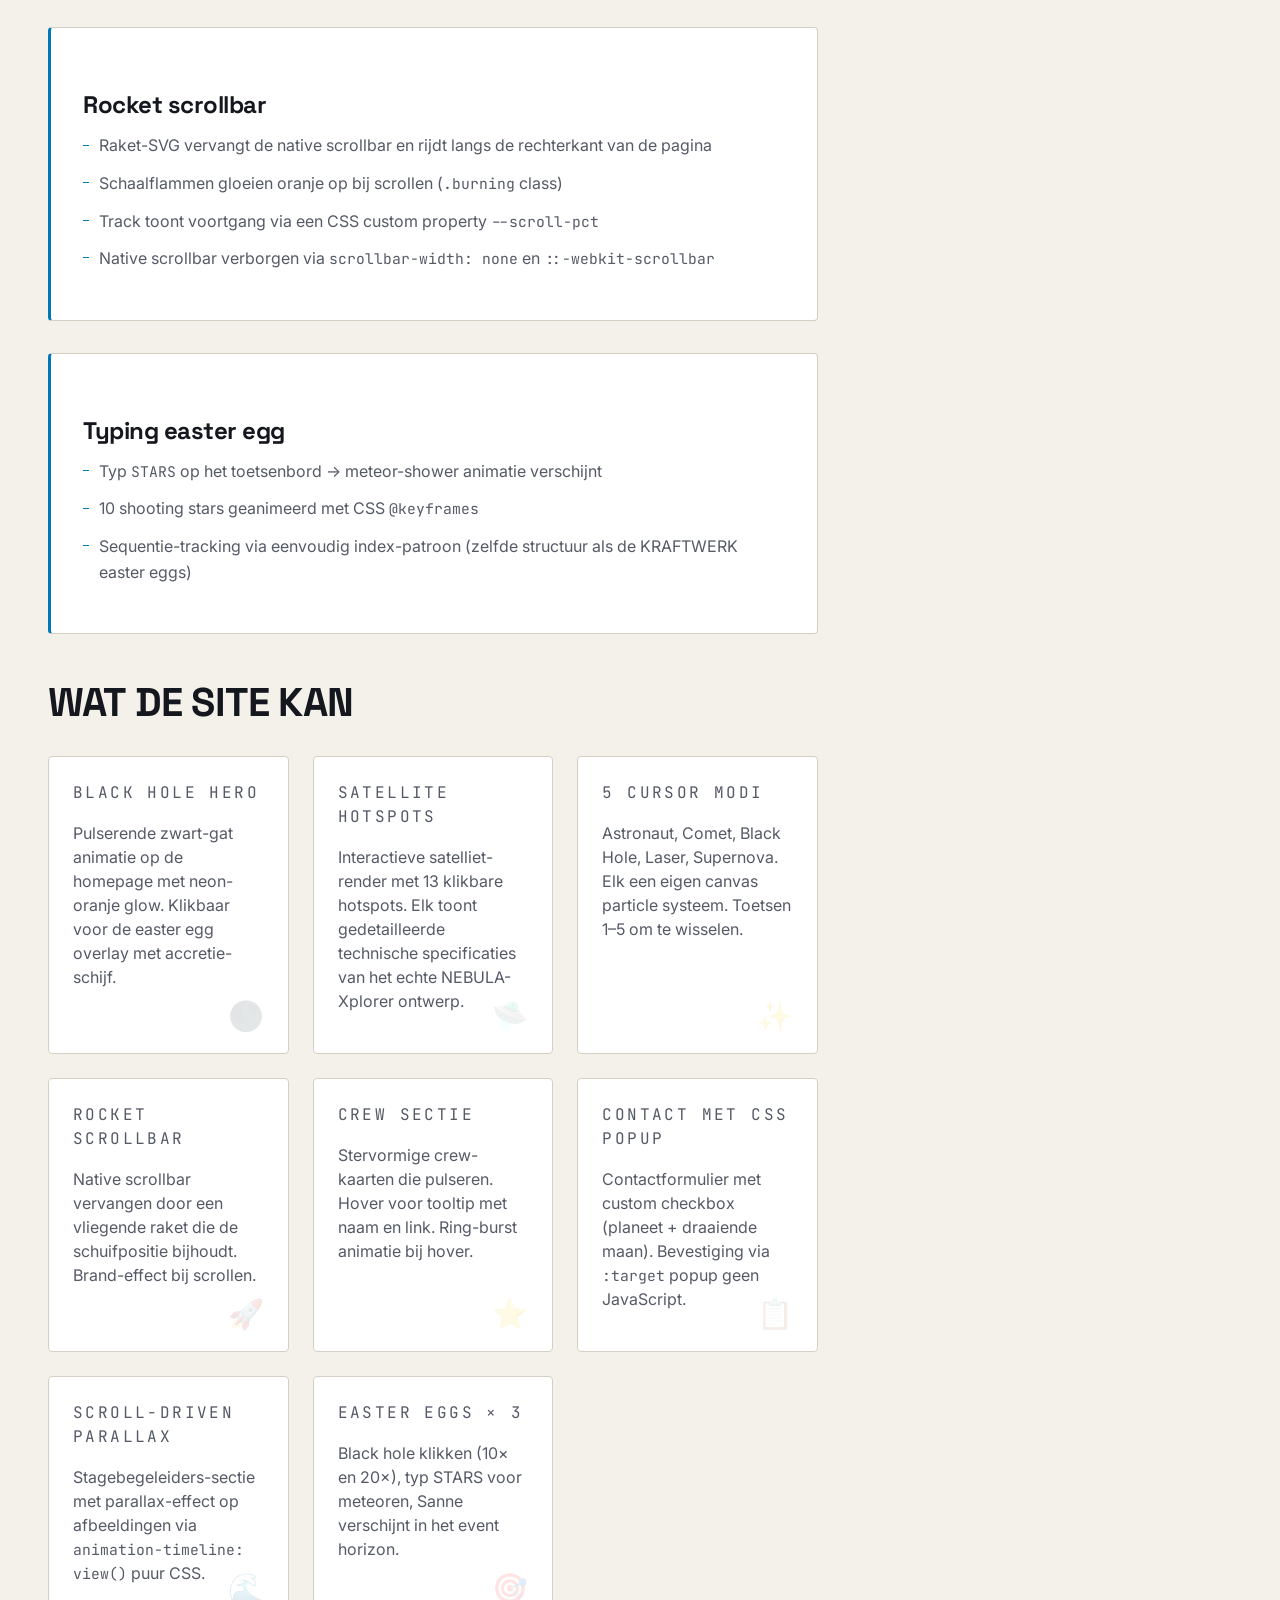
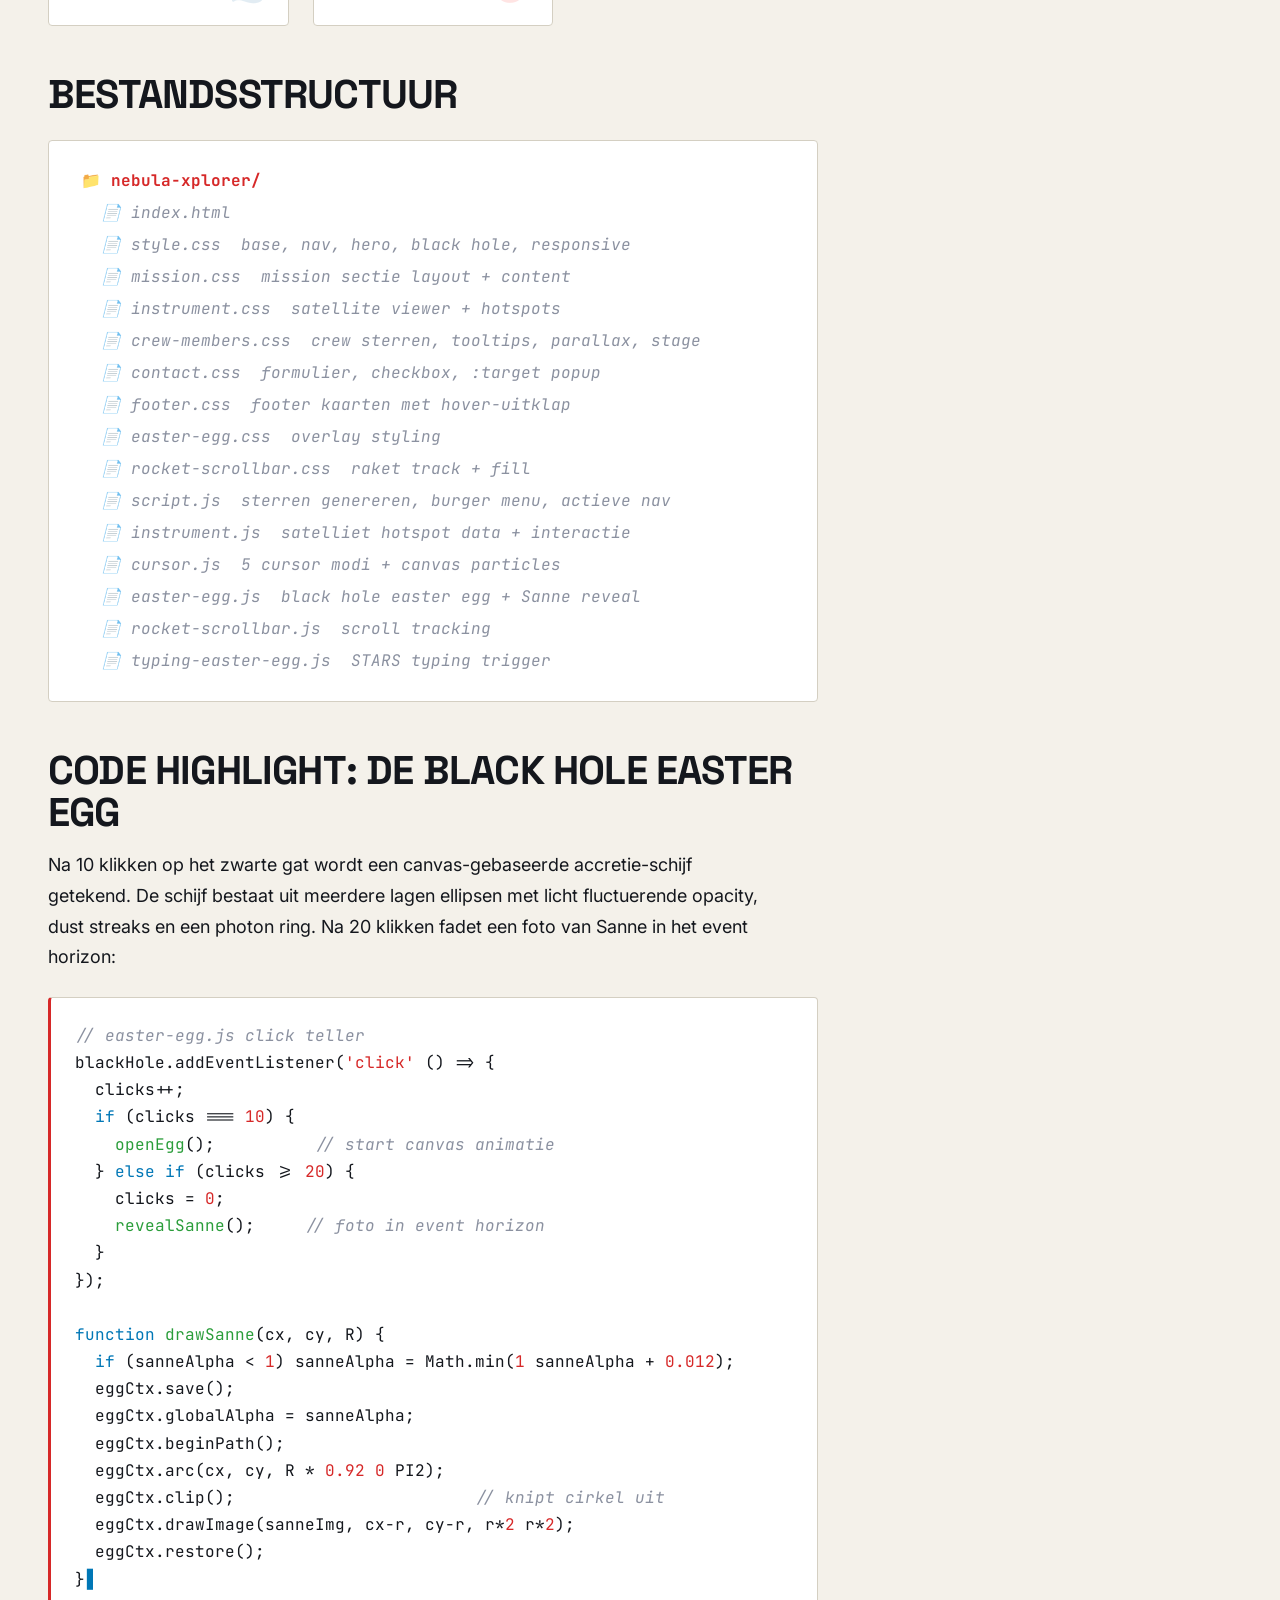
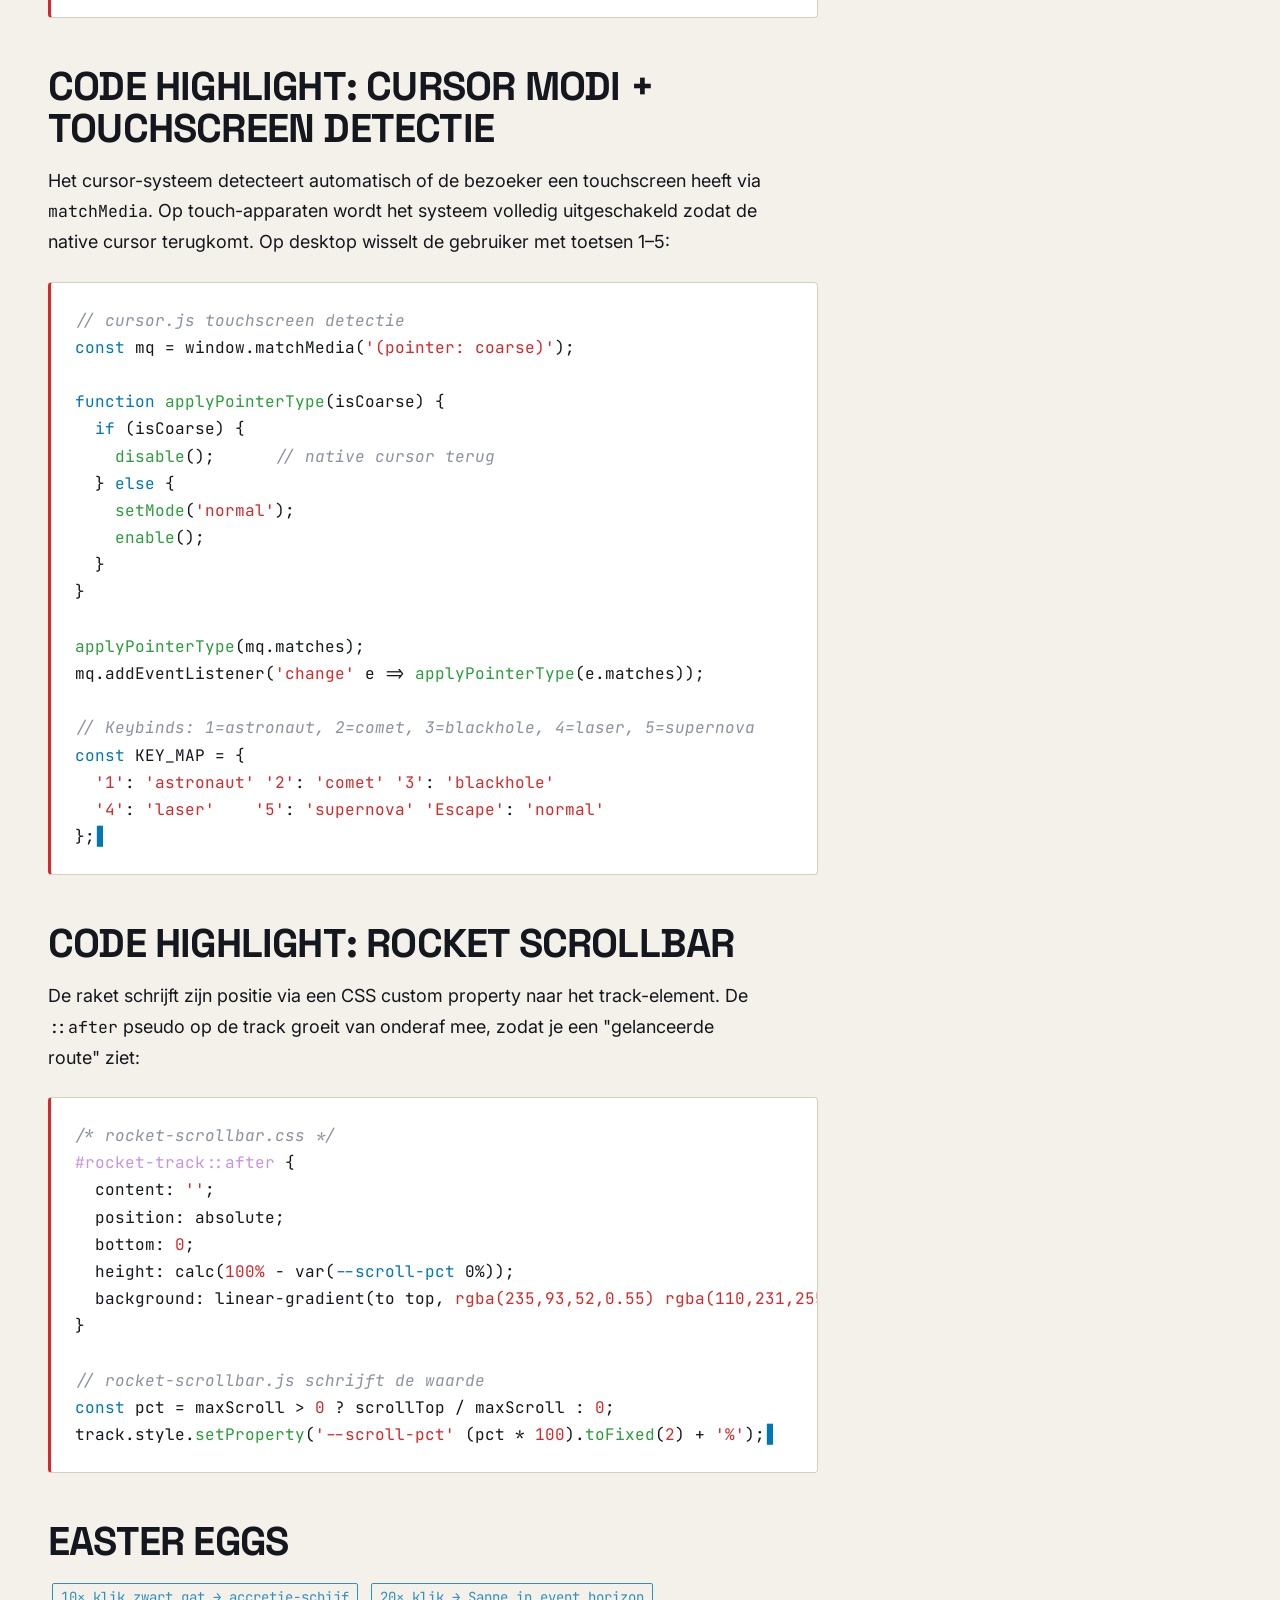
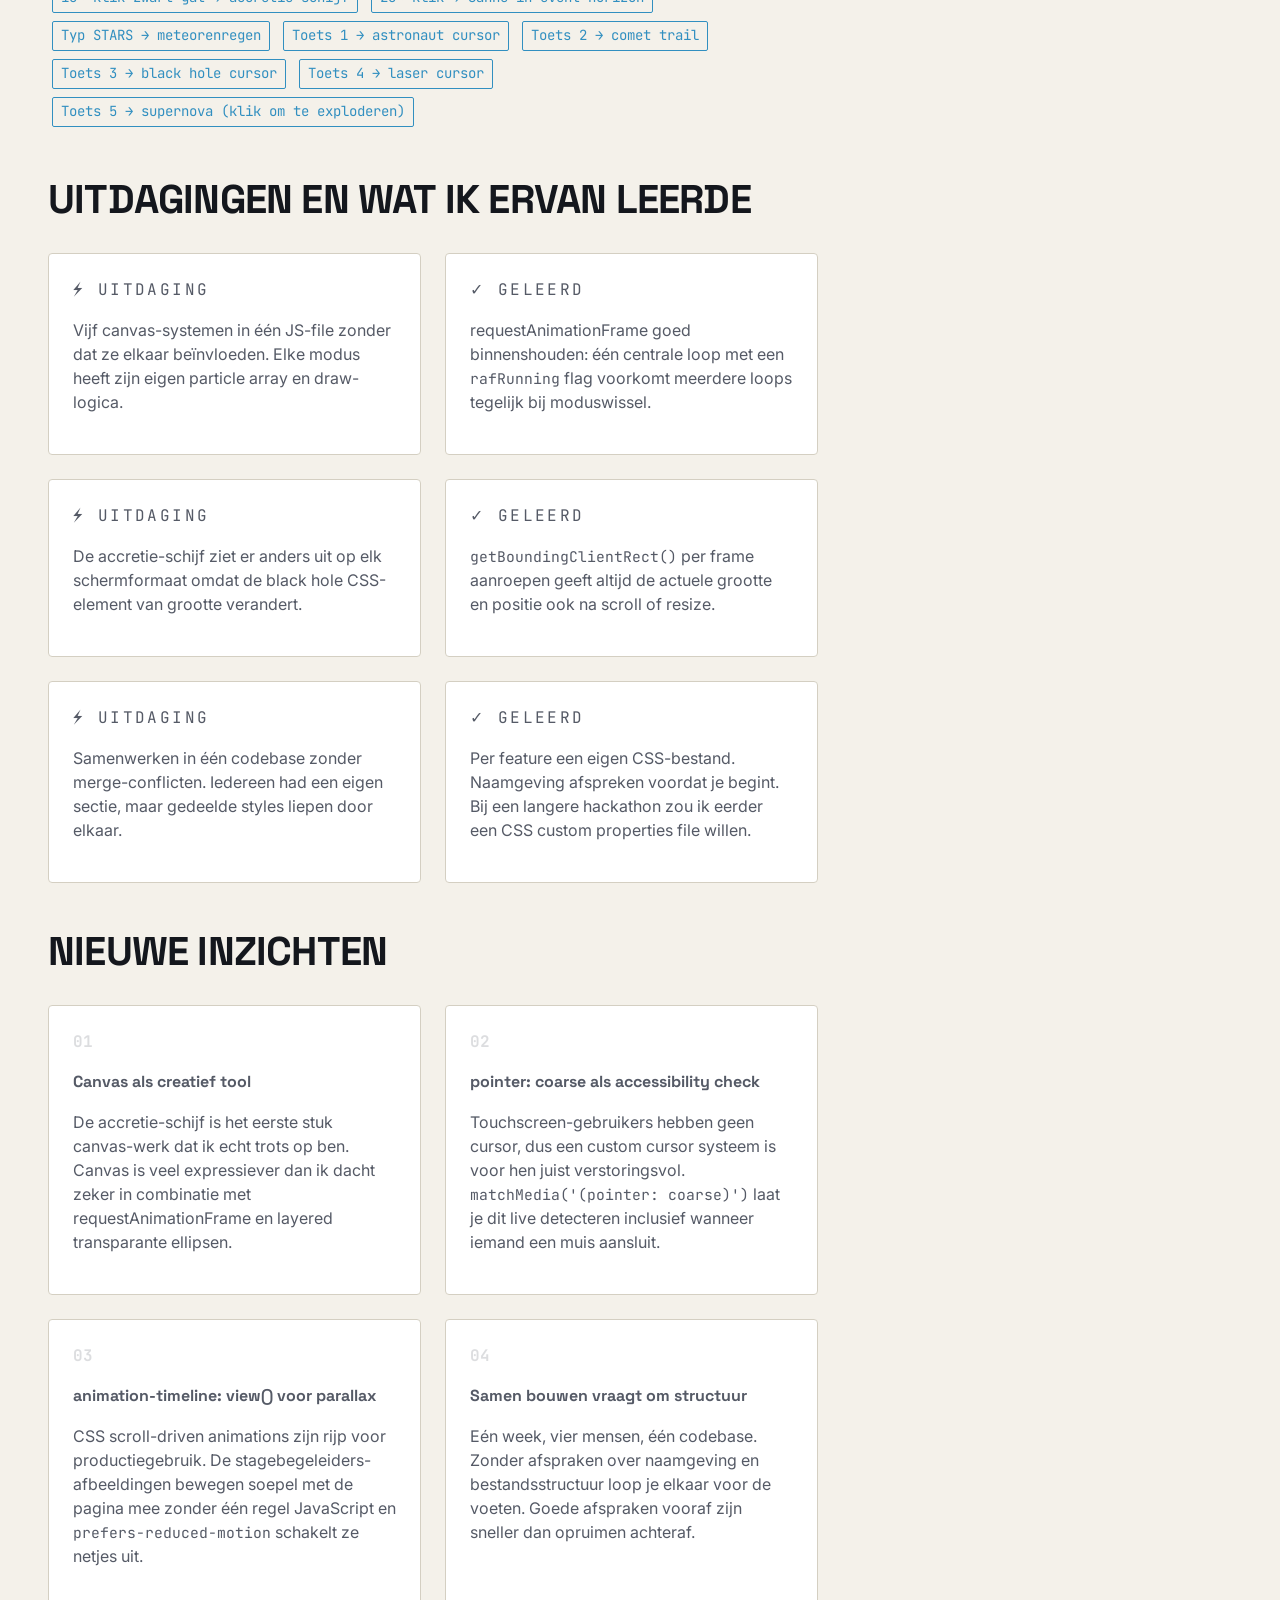
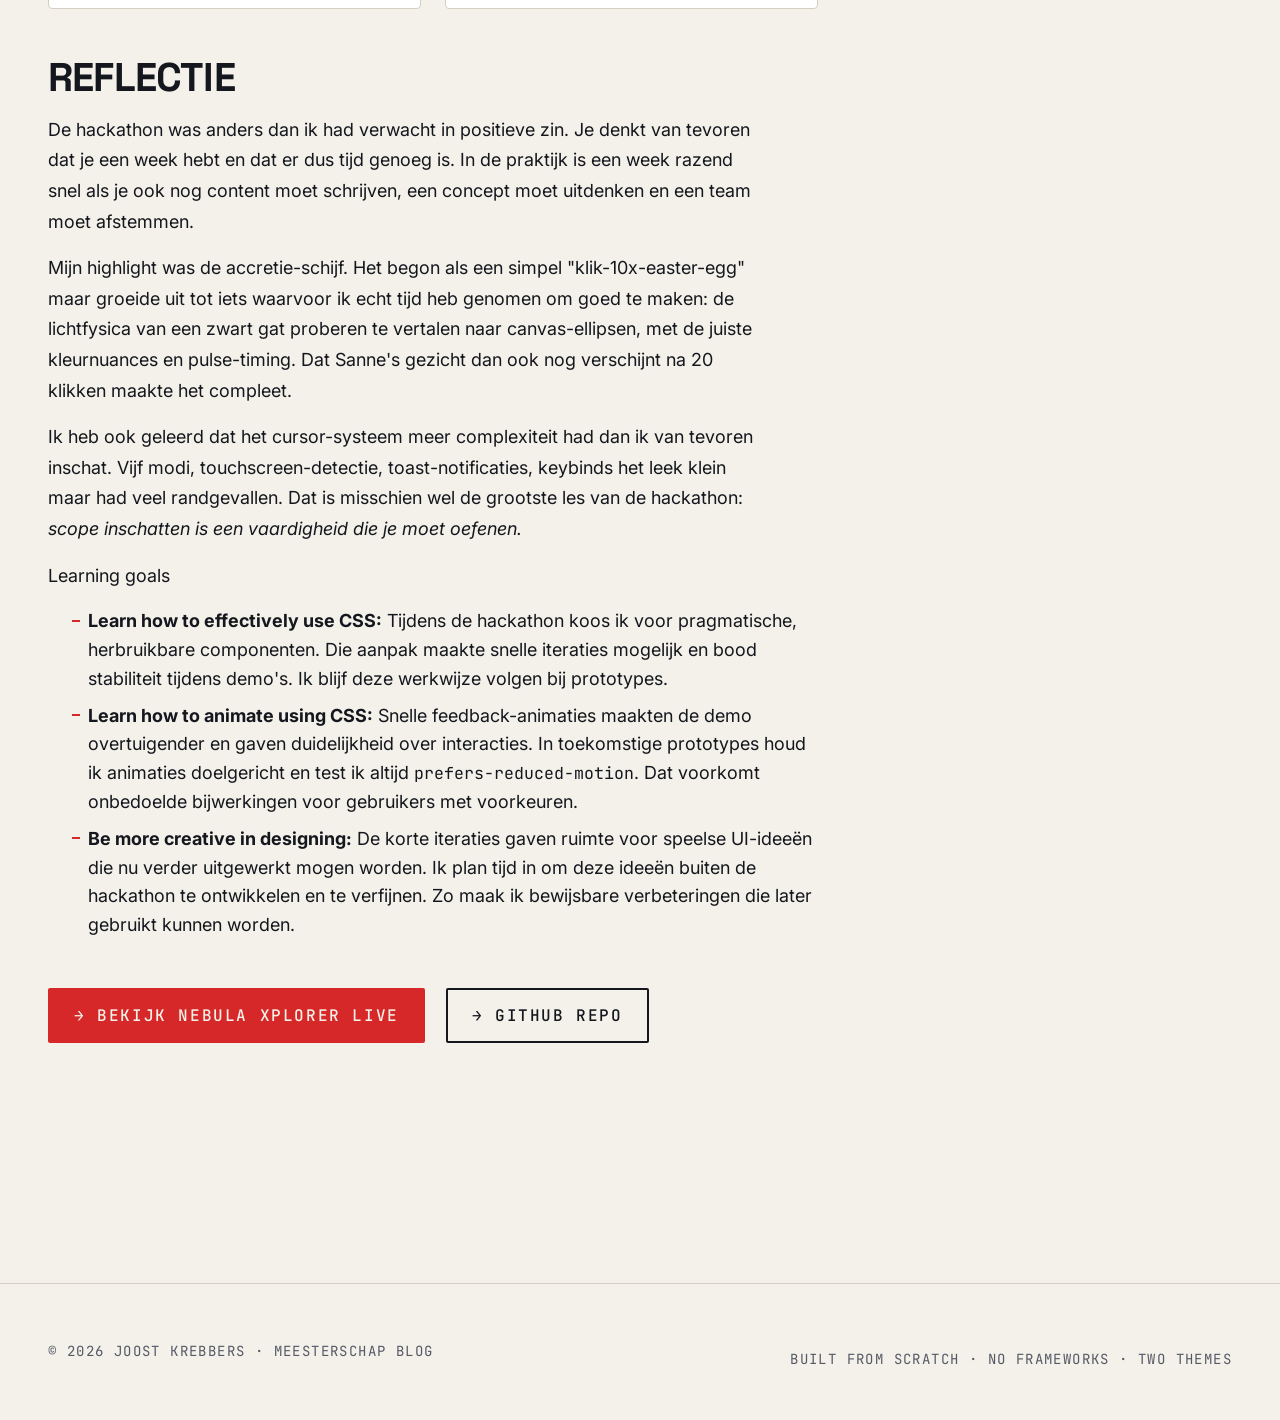
<file: pages/hackathon.html>
<!DOCTYPE html>
<html lang="nl" data-theme="night">
<head>
  <meta charset="UTF-8" />
  <meta name="viewport" content="width=device-width, initial-scale=1.0" />
<title>Hackathon Meesterschap</title>
<meta name="description" content="Hackathon: Nebula Xplorer een fictieve satellietmissie website voor SRON." />

  <script src="../js/theme-toggle.js"></script>

  <link rel="stylesheet" href="../css/reset.css" />
  <link rel="stylesheet" href="../css/tokens.css" />
  <link rel="stylesheet" href="../css/themes.css" />
  <link rel="stylesheet" href="../css/base.css" />
  <link rel="stylesheet" href="../css/components.css" />
  <link rel="stylesheet" href="../css/hackathon.css" />

</head>
<body>

  <a href="#main" class="skip-link">Skip naar inhoud</a>

  <!-- NAV -->
  <header class="nav">
    <div class="container nav__inner">
      <a href="../index.html" class="nav__brand" aria-label="Meesterschap home">
        <span>MEESTERSCHAP</span>
        <span class="nav__brand-tag">'26</span>
      </a>
      <button class="nav__toggle" data-nav-toggle aria-expanded="false" aria-controls="primary-nav" aria-label="Menu openen">
        <svg width="20" height="20" viewBox="0 0 20 20" fill="none" stroke="currentColor" stroke-width="2" aria-hidden="true">
          <line x1="3" y1="6" x2="17" y2="6"/>
          <line x1="3" y1="10" x2="17" y2="10"/>
          <line x1="3" y1="14" x2="17" y2="14"/>
        </svg>
      </button>
      <nav aria-label="Hoofdnavigatie">
        <ul class="nav__list" id="primary-nav" data-nav-list>
          <li><a class="nav__link" href="../index.html">Home</a></li>
          <li><a class="nav__link" href="sprint-0.html">Sprint 0</a></li>
          <li><a class="nav__link" href="hackathon.html" aria-current="page">Hackathon</a></li>
          <li><a class="nav__link" href="weekly-nerd.html">Weekly Nerd</a></li>
          <li><a class="nav__link" href="weekly-geek.html">Weekly Geek</a></li>
          <li class="nav__item--dropdown">
            <button class="nav__dropdown-toggle" data-dropdown-toggle aria-expanded="false" aria-haspopup="true">
              Vakken
              <svg width="10" height="6" viewBox="0 0 10 6" fill="none" stroke="currentColor" stroke-width="1.5" aria-hidden="true"><path d="M1 1l4 4 4-4"/></svg>
            </button>
            <ul class="nav__dropdown" role="menu">
              <li role="none"><a href="vakken.html" role="menuitem">Overzicht</a></li>
              <li role="none"><a href="vakken-css-ttr.html" role="menuitem">CSS to the Rescue <span class="nav__dropdown__score">9,5</span></a></li>
              <li role="none"><a href="vakken-browser-tech.html" role="menuitem">Browser Tech <span class="nav__dropdown__score">10</span></a></li>
              <li role="none"><a href="vakken-hcd.html" role="menuitem">Human Centered Design <span class="nav__dropdown__score">9</span></a></li>
              <li role="none"><a href="vakken-api.html" role="menuitem">API <span class="nav__dropdown__score">10</span></a></li>
            </ul>
          </li>
          <li><a class="nav__link" href="meesterproef.html">Meesterproef</a></li>
          <li><a class="nav__link" href="gesprekken.html">Gesprekken</a></li>
          <li>
            <button class="theme-toggle" data-theme-toggle aria-label="Wissel thema">
              <span class="theme-toggle__indicator" aria-hidden="true"></span>
              <span data-theme-label>Night</span>
            </button>
          </li>
        </ul>
      </nav>
    </div>
  </header>

  <main id="main">
    <div class="container">

      <nav aria-label="Kruimelpad" class="breadcrumb">
        <a href="../index.html">Home</a>
        <span class="breadcrumb__sep">/</span>
        <span>Hackathon</span>
      </nav>

      <!-- HERO -->
      <section class="hero fade-in" aria-labelledby="page-title">
        <p class="eyebrow hero__eyebrow">Sector 02 Hackathon</p>
        <h1 id="page-title">Nebula<br>Xplorer</h1>
        <p class="hero__lead">
        In één week bouwen we als team een prototype voor SRON een fictieve website
          voor een echte satellietmissie. X-ray telescoop, zwarte gaten, interactieve
          satellite visualisatie en vijf cursor-modi.
        </p>
      </section>

      <!-- META STRIP -->
      <div class="data-strip" role="region" aria-label="Hackathon info">
        <div class="data-strip__item">
          <p class="data-strip__label">Deadline</p>
          <p class="data-strip__value">26 MRT</p>
        </div>
        <div class="data-strip__item">
          <p class="data-strip__label">Duur</p>
          <p class="data-strip__value">1 week</p>
        </div>
        <div class="data-strip__item">
          <p class="data-strip__label">Team</p>
          <p class="data-strip__value data-strip__value--accent">Space Potatoes</p>
        </div>
        <div class="data-strip__item">
          <p class="data-strip__label">Opdrachtgever</p>
          <p class="data-strip__value">SRON</p>
        </div>
      </div>

      <article class="prose fade-in">

        <!-- DE OPDRACHT -->
        <h2>De opdracht</h2>
        <p>
        In één week bouwen we als team een prototype voor een echte opdrachtgever: SRON
          het Netherlands Institute for Space Research. De challenge: maak een website voor
          NEBULA Xplorer, een fictieve maar realistische satellietmissie om zwarte gaten
          te bestuderen met een X-ray telescoop.
        </p>
        <p>
          Eisen: goede UX én over the top. Spectaculaire styling én over the top.
        Responsive, toegankelijk, elegante code, oog voor detail en paaseieren verplicht.
          Geen frameworks, native web technologie first.
        </p>

        <!-- HET CONCEPT -->
        <h2>Het concept: NEBULA Xplorer</h2>
        <p>
          NEBULA staat voor <em>Netherlands Educational Satellite for Exploration of
          Binary-Linked Astrophysics – X-ray Observer</em>. ~400 studenten van 14 Nederlandse
          onderwijsinstellingen helpen SRON om deze satellietmissie van begin tot eind te bouwen.
        </p>
        <p>
          Onze site vertelt dit verhaal: wetenschappelijke missie, instrumenten van de satelliet,
        crew-pagina, stageplaatsen en contactformulier allemaal in een donkere, immersieve
          ruimte-esthetiek met oranje accenten.
        </p>

        <!-- TEAM -->
        <h2>Team Space Potatoes</h2>
        <div class="team-grid">
          <div class="team-card">
            <p class="team-card__name">Joost Krebbers</p>
          </div>
          <div class="team-card">
            <p class="team-card__name">Alex Milu</p>
          </div>
          <div class="team-card">
            <p class="team-card__name">Kelly Kha</p>
          </div>
          <div class="team-card">
            <p class="team-card__name">Aya Alnabelsi</p>
          </div>
        </div>
        <p><em>Pas de teamnamen aan zodra je die wil toevoegen.</em></p>

        <!-- MIJN INBRENG -->
        <h2>Mijn inbreng</h2>
        <p>
          Mijn bijdragen aan het project:
        </p>

        <span class="role-badge">cursor.js</span>
        <span class="role-badge role-badge--cool">easter-egg.js</span>
        <span class="role-badge role-badge--cool">easter-egg.css</span>
        <span class="role-badge role-badge--green">rocket-scrollbar.js</span>
        <span class="role-badge role-badge--green">rocket-scrollbar.css</span>
        <span class="role-badge role-badge--hot">typing-easter-egg.js</span>

        <div class="contribution-block">
          <h3>Cursor mode systeem</h3>
          <ul>
            <li>Vijf cursor-modi via cijfertoetsen 1–5: Astronaut, Comet, Black Hole, Laser, Supernova</li>
            <li>Elke modus heeft een eigen SVG cursor én canvas-gebaseerd particle systeem</li>
            <li>Astronaut: volgt de muis met vertraagd "drijvend in de ruimte" gevoel</li>
            <li>Comet: laat een stofspoor achter in oranje en cyaan</li>
            <li>Black Hole: particles worden van buiten naar binnen gezogen</li>
            <li>Laser: trekt een gloeiende cyane lichtstreep achter de muis</li>
            <li>Supernova: klik om 50 particles te exploderen in alle richtingen</li>
            <li>Automatisch uitgeschakeld op touchscreens via <code>matchMedia('(pointer: coarse)')</code></li>
            <li>Toast-notificatie bij elke moduswissel</li>
          </ul>
        </div>

        <div class="contribution-block">
          <h3>Easter egg: black hole klikken</h3>
          <ul>
            <li>Klik 10× op het zwarte gat op de homepage → animated accretie-schijf verschijnt als canvas overlay</li>
            <li>Klik nog 10× (totaal 20) → portret van docent Sanne verschijnt geknipt als cirkel in het event horizon</li>
            <li>Accretie-schijf volledig zelfgebouwd: meerdere lagen ellipsen, dust streaks, hot spot, ambient glow en photon ring
                allemaal in canvas</li>
            <li>De foto van Sanne fadet in via een custom vignette zodat de randen vloeiend overgaan in de schijf</li>
          </ul>
        </div>

        <div class="contribution-block">
          <h3>Rocket scrollbar</h3>
          <ul>
            <li>Raket-SVG vervangt de native scrollbar en rijdt langs de rechterkant van de pagina</li>
            <li>Schaalflammen gloeien oranje op bij scrollen (<code>.burning</code> class)</li>
            <li>Track toont voortgang via een CSS custom property <code>--scroll-pct</code></li>
            <li>Native scrollbar verborgen via <code>scrollbar-width: none</code> en <code>::-webkit-scrollbar</code></li>
          </ul>
        </div>

        <div class="contribution-block">
          <h3>Typing easter egg</h3>
          <ul>
            <li>Typ <code>STARS</code> op het toetsenbord → meteor-shower animatie verschijnt</li>
            <li>10 shooting stars geanimeerd met CSS <code>@keyframes</code></li>
            <li>Sequentie-tracking via eenvoudig index-patroon (zelfde structuur als de KRAFTWERK easter eggs)</li>
          </ul>
        </div>

        <!-- FEATURES VAN DE HELE SITE -->
        <h2>Wat de site kan</h2>

        <div class="feature-grid">
          <div class="feature-card" data-icon="🌑">
            <p class="feature-card__title">Black hole hero</p>
            <p>Pulserende zwart-gat animatie op de homepage met neon-oranje glow.
              Klikbaar voor de easter egg overlay met accretie-schijf.</p>
          </div>
          <div class="feature-card" data-icon="🛸">
            <p class="feature-card__title">Satellite hotspots</p>
            <p>Interactieve satelliet-render met 13 klikbare hotspots.
              Elk toont gedetailleerde technische specificaties van het echte NEBULA-Xplorer ontwerp.</p>
          </div>
          <div class="feature-card" data-icon="✨">
            <p class="feature-card__title">5 cursor modi</p>
            <p>Astronaut, Comet, Black Hole, Laser, Supernova.
              Elk een eigen canvas particle systeem. Toetsen 1–5 om te wisselen.</p>
          </div>
          <div class="feature-card" data-icon="🚀">
            <p class="feature-card__title">Rocket scrollbar</p>
            <p>Native scrollbar vervangen door een vliegende raket die de schuifpositie bijhoudt.
              Brand-effect bij scrollen.</p>
          </div>
          <div class="feature-card" data-icon="⭐">
            <p class="feature-card__title">Crew sectie</p>
            <p>Stervormige crew-kaarten die pulseren. Hover voor tooltip met naam en link.
              Ring-burst animatie bij hover.</p>
          </div>
          <div class="feature-card" data-icon="📋">
            <p class="feature-card__title">Contact met CSS popup</p>
            <p>Contactformulier met custom checkbox (planeet + draaiende maan).
            Bevestiging via <code>:target</code> popup geen JavaScript.</p>
          </div>
          <div class="feature-card" data-icon="🌊">
            <p class="feature-card__title">Scroll-driven parallax</p>
            <p>Stagebegeleiders-sectie met parallax-effect op afbeeldingen via
            <code>animation-timeline: view()</code> puur CSS.</p>
          </div>
          <div class="feature-card" data-icon="🎯">
            <p class="feature-card__title">Easter eggs × 3</p>
            <p>Black hole klikken (10× en 20×), typ STARS voor meteoren,
              Sanne verschijnt in het event horizon.</p>
          </div>
        </div>

        <!-- BESTANDSSTRUCTUUR -->
        <h2>Bestandsstructuur</h2>
        <div class="file-tree" role="img" aria-label="Bestandsstructuur Nebula Xplorer">
          <span class="dir">📁 nebula-xplorer/</span><br>
          &nbsp;&nbsp;<span class="cm">📄 index.html</span><br>
          &nbsp;&nbsp;<span class="cm">📄 style.css</span>&nbsp; <span class="cm">base, nav, hero, black hole, responsive</span><br>
          &nbsp;&nbsp;<span class="cm">📄 mission.css</span>&nbsp; <span class="cm">mission sectie layout + content</span><br>
          &nbsp;&nbsp;<span class="cm">📄 instrument.css</span>&nbsp; <span class="cm">satellite viewer + hotspots</span><br>
          &nbsp;&nbsp;<span class="cm">📄 crew-members.css</span>&nbsp; <span class="cm">crew sterren, tooltips, parallax, stage</span><br>
          &nbsp;&nbsp;<span class="cm">📄 contact.css</span>&nbsp; <span class="cm">formulier, checkbox, :target popup</span><br>
          &nbsp;&nbsp;<span class="cm">📄 footer.css</span>&nbsp; <span class="cm">footer kaarten met hover-uitklap</span><br>
          &nbsp;&nbsp;<span class="cm">📄 easter-egg.css</span>&nbsp; <span class="cm">overlay styling</span><br>
          &nbsp;&nbsp;<span class="cm">📄 rocket-scrollbar.css</span>&nbsp; <span class="cm">raket track + fill</span><br>
          &nbsp;&nbsp;<span class="cm">📄 script.js</span>&nbsp; <span class="cm">sterren genereren, burger menu, actieve nav</span><br>
          &nbsp;&nbsp;<span class="cm">📄 instrument.js</span>&nbsp; <span class="cm">satelliet hotspot data + interactie</span><br>
          &nbsp;&nbsp;<span class="cm">📄 cursor.js</span>&nbsp; <span class="cm">5 cursor modi + canvas particles</span><br>
          &nbsp;&nbsp;<span class="cm">📄 easter-egg.js</span>&nbsp; <span class="cm">black hole easter egg + Sanne reveal</span><br>
          &nbsp;&nbsp;<span class="cm">📄 rocket-scrollbar.js</span>&nbsp; <span class="cm">scroll tracking</span><br>
          &nbsp;&nbsp;<span class="cm">📄 typing-easter-egg.js</span>&nbsp; <span class="cm">STARS typing trigger</span>
        </div>

        <!-- CODE HIGHLIGHTS -->
        <h2>Code highlight: de black hole easter egg</h2>
        <p>
          Na 10 klikken op het zwarte gat wordt een canvas-gebaseerde accretie-schijf getekend.
          De schijf bestaat uit meerdere lagen ellipsen met licht fluctuerende opacity, dust streaks
          en een photon ring. Na 20 klikken fadet een foto van Sanne in het event horizon:
        </p>

        <div class="code-block" role="region" aria-label="Code: black hole easter egg click teller">
        <pre><span class="cm">// easter-egg.js click teller</span>
blackHole.addEventListener(<span class="str">'click'</span> () => {
  clicks++;
  <span class="kw">if</span> (clicks === <span class="str">10</span>) {
    <span class="fn">openEgg</span>();          <span class="cm">// start canvas animatie</span>
  } <span class="kw">else if</span> (clicks >= <span class="str">20</span>) {
    clicks = <span class="str">0</span>;
    <span class="fn">revealSanne</span>();     <span class="cm">// foto in event horizon</span>
  }
});

<span class="kw">function</span> <span class="fn">drawSanne</span>(cx, cy, R) {
  <span class="kw">if</span> (sanneAlpha < <span class="str">1</span>) sanneAlpha = Math.min(<span class="str">1</span> sanneAlpha + <span class="str">0.012</span>);
  eggCtx.save();
  eggCtx.globalAlpha = sanneAlpha;
  eggCtx.beginPath();
  eggCtx.arc(cx, cy, R * <span class="str">0.92</span> <span class="str">0</span> PI2);
  eggCtx.clip();                        <span class="cm">// knipt cirkel uit</span>
  eggCtx.drawImage(sanneImg, cx-r, cy-r, r*<span class="str">2</span> r*<span class="str">2</span>);
  eggCtx.restore();
}</pre>
        </div>

        <h2>Code highlight: cursor modi + touchscreen detectie</h2>
        <p>
          Het cursor-systeem detecteert automatisch of de bezoeker een touchscreen heeft via
          <code>matchMedia</code>. Op touch-apparaten wordt het systeem volledig uitgeschakeld
          zodat de native cursor terugkomt. Op desktop wisselt de gebruiker met toetsen 1–5:
        </p>

        <div class="code-block" role="region" aria-label="Code: cursor mode systeem">
        <pre><span class="cm">// cursor.js touchscreen detectie</span>
<span class="kw">const</span> mq = window.matchMedia(<span class="str">'(pointer: coarse)'</span>);

<span class="kw">function</span> <span class="fn">applyPointerType</span>(isCoarse) {
  <span class="kw">if</span> (isCoarse) {
    <span class="fn">disable</span>();      <span class="cm">// native cursor terug</span>
  } <span class="kw">else</span> {
    <span class="fn">setMode</span>(<span class="str">'normal'</span>);
    <span class="fn">enable</span>();
  }
}

<span class="fn">applyPointerType</span>(mq.matches);
mq.addEventListener(<span class="str">'change'</span> e => <span class="fn">applyPointerType</span>(e.matches));

<span class="cm">// Keybinds: 1=astronaut, 2=comet, 3=blackhole, 4=laser, 5=supernova</span>
<span class="kw">const</span> KEY_MAP = {
  <span class="str">'1'</span>: <span class="str">'astronaut'</span> <span class="str">'2'</span>: <span class="str">'comet'</span> <span class="str">'3'</span>: <span class="str">'blackhole'</span>
  <span class="str">'4'</span>: <span class="str">'laser'</span>    <span class="str">'5'</span>: <span class="str">'supernova'</span> <span class="str">'Escape'</span>: <span class="str">'normal'</span>
};</pre>
        </div>

        <h2>Code highlight: rocket scrollbar</h2>
        <p>
          De raket schrijft zijn positie via een CSS custom property naar het track-element.
          De <code>::after</code> pseudo op de track groeit van onderaf mee, zodat je een
          "gelanceerde route" ziet:
        </p>

        <div class="code-block" role="region" aria-label="Code: rocket scrollbar">
          <pre><span class="cm">/* rocket-scrollbar.css */</span>
<span class="sel">#rocket-track::after</span> {
  content: <span class="str">''</span>;
  position: absolute;
  bottom: <span class="str">0</span>;
  height: calc(<span class="str">100%</span> - var(<span class="kw">--scroll-pct</span> 0%));
  background: linear-gradient(to top, <span class="str">rgba(235,93,52,0.55)</span> <span class="str">rgba(110,231,255,0.3)</span>);
}

<span class="cm">// rocket-scrollbar.js schrijft de waarde</span>
<span class="kw">const</span> pct = maxScroll > <span class="str">0</span> ? scrollTop / maxScroll : <span class="str">0</span>;
track.style.<span class="fn">setProperty</span>(<span class="str">'--scroll-pct'</span> (pct * <span class="str">100</span>).<span class="fn">toFixed</span>(<span class="str">2</span>) + <span class="str">'%'</span>);</pre>
        </div>

        <!-- EASTER EGGS OVERZICHT -->
        <h2>Easter eggs</h2>
        <p>
          <span class="egg-tag">10× klik zwart gat → accretie-schijf</span>
          <span class="egg-tag">20× klik → Sanne in event horizon</span>
          <span class="egg-tag">Typ STARS → meteorenregen</span>
          <span class="egg-tag">Toets 1 → astronaut cursor</span>
          <span class="egg-tag">Toets 2 → comet trail</span>
          <span class="egg-tag">Toets 3 → black hole cursor</span>
          <span class="egg-tag">Toets 4 → laser cursor</span>
          <span class="egg-tag">Toets 5 → supernova (klik om te exploderen)</span>
        </p>

        <!-- UITDAGINGEN EN LESSEN -->
        <h2>Uitdagingen en wat ik ervan leerde</h2>

        <div class="challenge-grid">
          <div class="challenge-card">
            <p class="challenge-card__label challenge-card__label--challenge">⚡ Uitdaging</p>
            <p>Vijf canvas-systemen in één JS-file zonder dat ze elkaar beïnvloeden.
              Elke modus heeft zijn eigen particle array en draw-logica.</p>
          </div>
          <div class="challenge-card">
            <p class="challenge-card__label challenge-card__label--lesson">✓ Geleerd</p>
            <p>requestAnimationFrame goed binnenshouden: één centrale loop met een
              <code>rafRunning</code> flag voorkomt meerdere loops tegelijk bij moduswissel.</p>
          </div>
          <div class="challenge-card">
            <p class="challenge-card__label challenge-card__label--challenge">⚡ Uitdaging</p>
            <p>De accretie-schijf ziet er anders uit op elk schermformaat omdat
              de black hole CSS-element van grootte verandert.</p>
          </div>
          <div class="challenge-card">
            <p class="challenge-card__label challenge-card__label--lesson">✓ Geleerd</p>
            <p><code>getBoundingClientRect()</code> per frame aanroepen geeft altijd de actuele
            grootte en positie ook na scroll of resize.</p>
          </div>
          <div class="challenge-card">
            <p class="challenge-card__label challenge-card__label--challenge">⚡ Uitdaging</p>
            <p>Samenwerken in één codebase zonder merge-conflicten.
              Iedereen had een eigen sectie, maar gedeelde styles liepen door elkaar.</p>
          </div>
          <div class="challenge-card">
            <p class="challenge-card__label challenge-card__label--lesson">✓ Geleerd</p>
            <p>Per feature een eigen CSS-bestand. Naamgeving afspreken voordat je begint.
              Bij een langere hackathon zou ik eerder een CSS custom properties file willen.</p>
          </div>
        </div>

        <!-- INZICHTEN -->
        <h2>Nieuwe inzichten</h2>

        <div class="insight-grid">
          <div class="insight-card">
            <p class="insight-card__num">01</p>
            <p class="insight-card__title">Canvas als creatief tool</p>
            <p>De accretie-schijf is het eerste stuk canvas-werk dat ik echt trots op ben.
            Canvas is veel expressiever dan ik dacht zeker in combinatie met
              requestAnimationFrame en layered transparante ellipsen.</p>
          </div>
          <div class="insight-card">
            <p class="insight-card__num">02</p>
            <p class="insight-card__title">pointer: coarse als accessibility check</p>
            <p>Touchscreen-gebruikers hebben geen cursor, dus een custom cursor systeem
              is voor hen juist verstoringsvol. <code>matchMedia('(pointer: coarse)')</code>
            laat je dit live detecteren inclusief wanneer iemand een muis aansluit.</p>
          </div>
          <div class="insight-card">
            <p class="insight-card__num">03</p>
            <p class="insight-card__title">animation-timeline: view() voor parallax</p>
            <p>CSS scroll-driven animations zijn rijp voor productiegebruik.
              De stagebegeleiders-afbeeldingen bewegen soepel met de pagina mee
            zonder één regel JavaScript en <code>prefers-reduced-motion</code>
              schakelt ze netjes uit.</p>
          </div>
          <div class="insight-card">
            <p class="insight-card__num">04</p>
            <p class="insight-card__title">Samen bouwen vraagt om structuur</p>
            <p>Eén week, vier mensen, één codebase. Zonder afspraken over naamgeving
              en bestandsstructuur loop je elkaar voor de voeten.
              Goede afspraken vooraf zijn sneller dan opruimen achteraf.</p>
          </div>
        </div>

        <!-- REFLECTIE -->
        <h2>Reflectie</h2>
        <p>
        De hackathon was anders dan ik had verwacht in positieve zin. Je denkt van tevoren
          dat je een week hebt en dat er dus tijd genoeg is. In de praktijk is een week razend snel
          als je ook nog content moet schrijven, een concept moet uitdenken en een team moet afstemmen.
        </p>
        <p>
          Mijn highlight was de accretie-schijf. Het begon als een simpel "klik-10x-easter-egg" maar
          groeide uit tot iets waarvoor ik echt tijd heb genomen om goed te maken: de lichtfysica
          van een zwart gat proberen te vertalen naar canvas-ellipsen, met de juiste kleurnuances
          en pulse-timing. Dat Sanne's gezicht dan ook nog verschijnt na 20 klikken maakte het
          compleet.
        </p>
        <p>
          Ik heb ook geleerd dat het cursor-systeem meer complexiteit had dan ik van tevoren inschat.
        Vijf modi, touchscreen-detectie, toast-notificaties, keybinds het leek klein maar had
          veel randgevallen. Dat is misschien wel de grootste les van de hackathon:
          <em>scope inschatten is een vaardigheid die je moet oefenen.</em>
        </p>
        <div class="learning-goals">
            <p class="learning-goals__label">Learning goals</p>
            <ul>
                <li><strong>Learn how to effectively use CSS:</strong> Tijdens de hackathon koos ik voor pragmatische,
                    herbruikbare componenten. Die aanpak maakte snelle iteraties mogelijk en bood stabiliteit tijdens demo's. Ik
                    blijf deze werkwijze volgen bij prototypes.</li>
                <li><strong>Learn how to animate using CSS:</strong> Snelle feedback-animaties maakten de demo overtuigender en
                    gaven duidelijkheid over interacties. In toekomstige prototypes houd ik animaties doelgericht en test ik
                    altijd <code>prefers-reduced-motion</code>. Dat voorkomt onbedoelde bijwerkingen voor gebruikers met
                    voorkeuren.</li>
                <li><strong>Be more creative in designing:</strong> De korte iteraties gaven ruimte voor speelse UI-ideeën die
                    nu verder uitgewerkt mogen worden. Ik plan tijd in om deze ideeën buiten de hackathon te ontwikkelen en te
                    verfijnen. Zo maak ik bewijsbare verbeteringen die later gebruikt kunnen worden.</li>
            </ul>
        </div>

        <p style="margin-top: var(--space-xl);">
          <a href="https://jooosty.github.io/Space-Potatoes/" target="_blank" class="btn btn--primary">→ Bekijk Nebula Xplorer live</a>
          <a href="https://github.com/jooosty/Space-Potatoes" target="_blank" class="btn" style="margin-left: var(--space-sm);">→ GitHub repo</a>
        </p>

      </article>
    </div>
  </main>

  <footer class="footer">
    <div class="container footer__inner">
    <p>© 2026 Joost Krebbers · Meesterschap Blog</p>
      <p>Built from scratch · No frameworks · Two themes</p>
    </div>
  </footer>

</body>
</html>
</file>
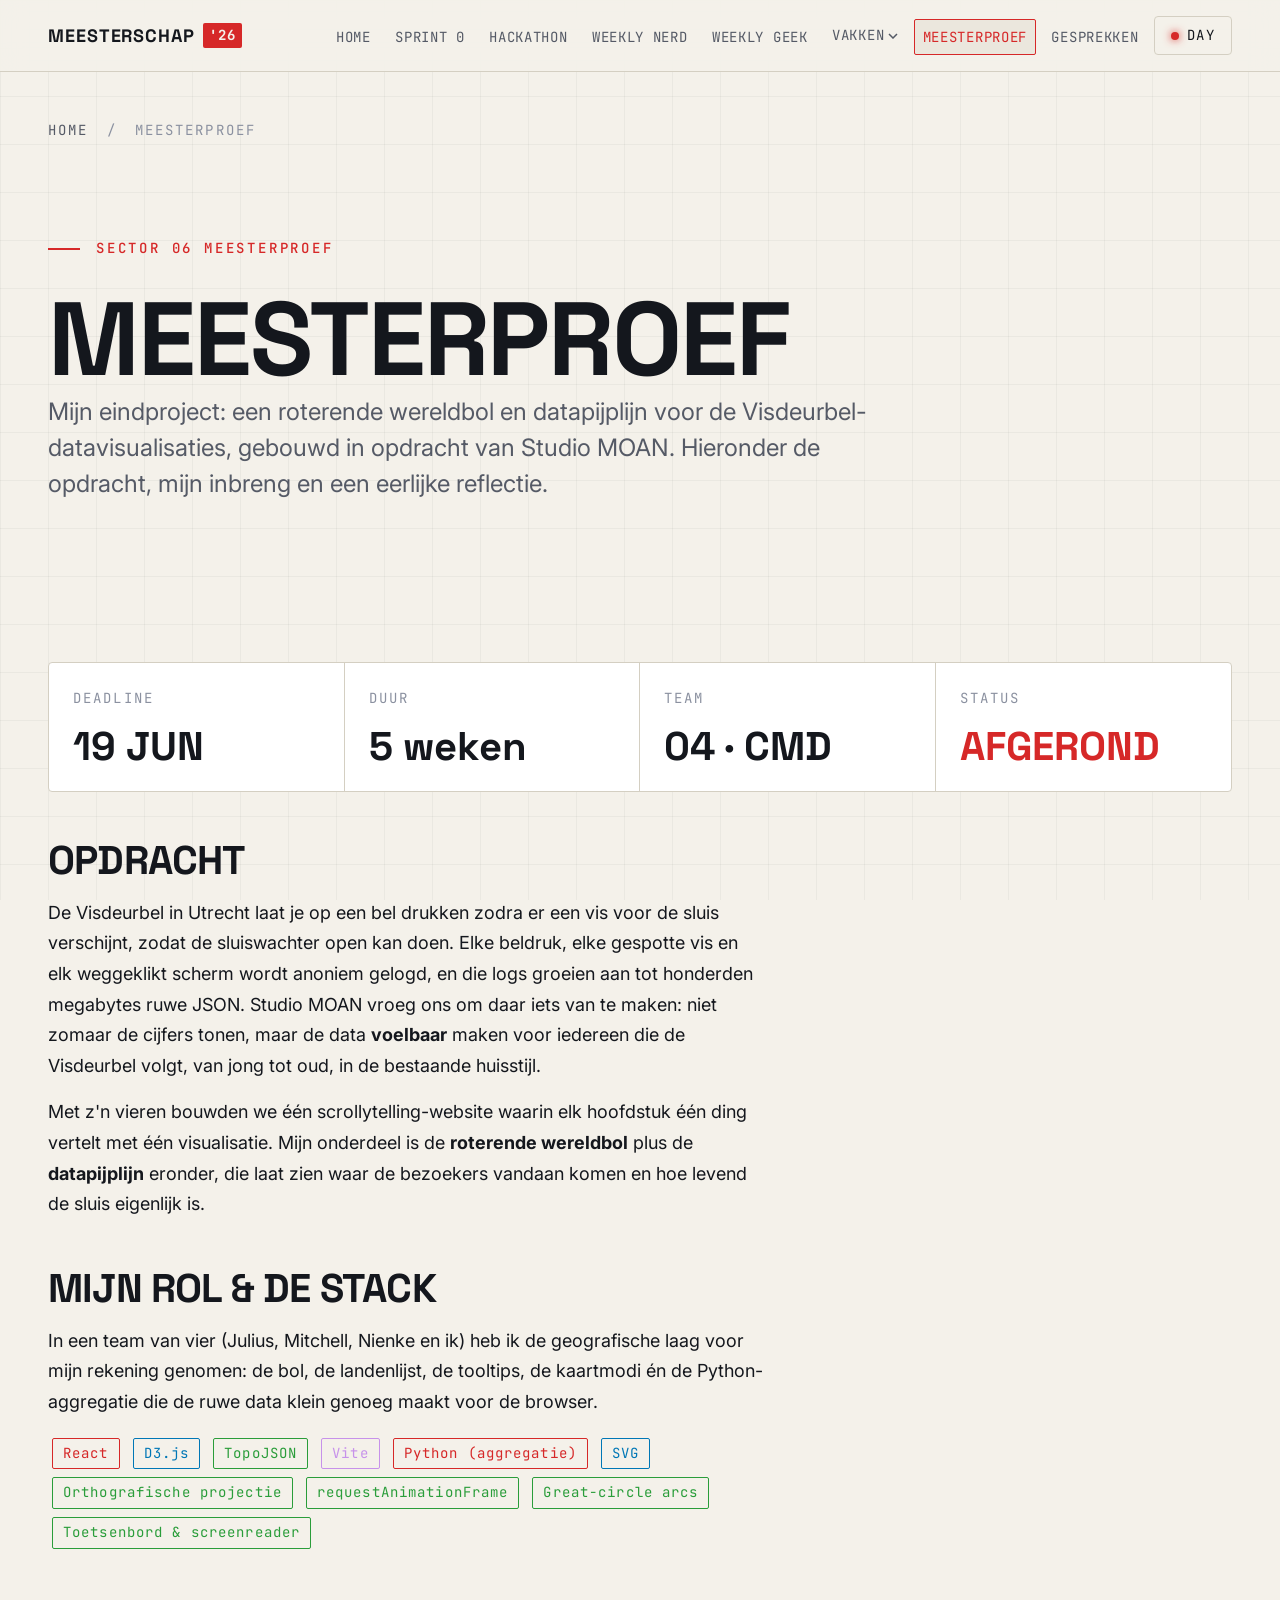
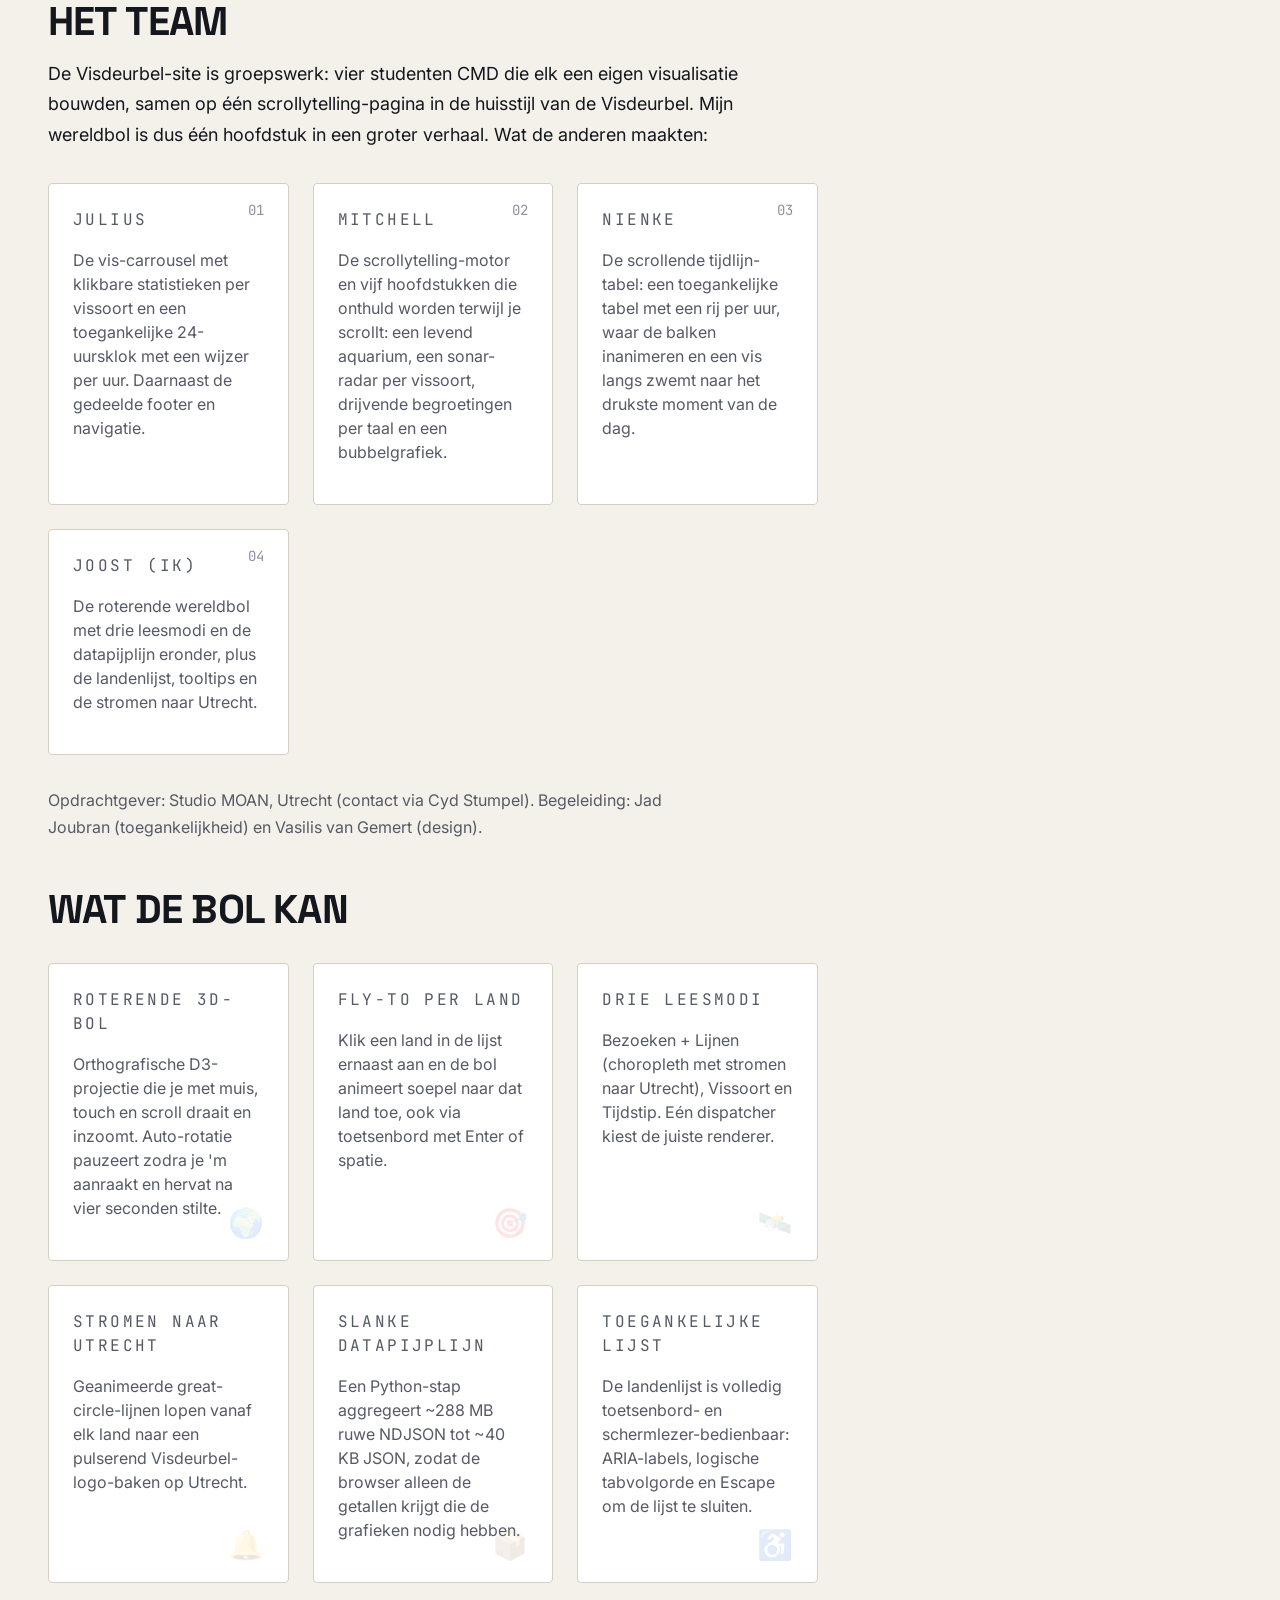
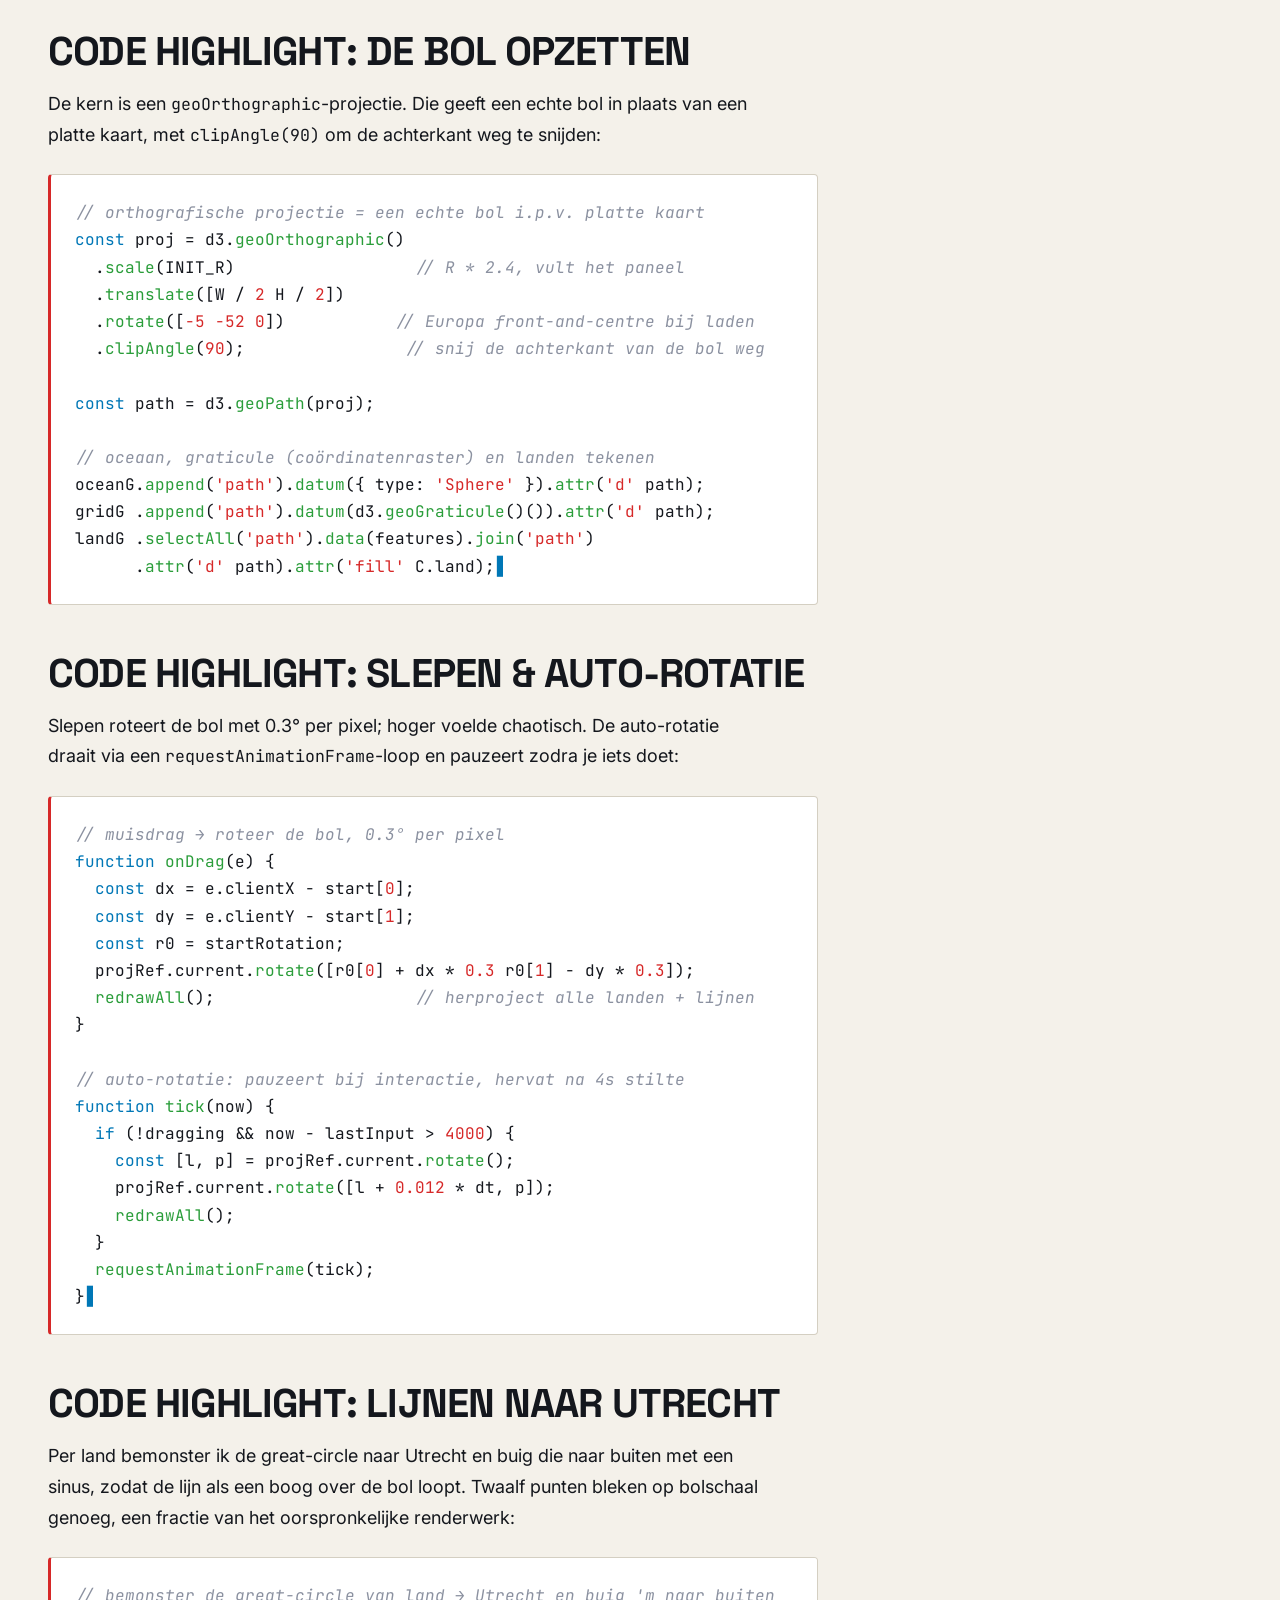
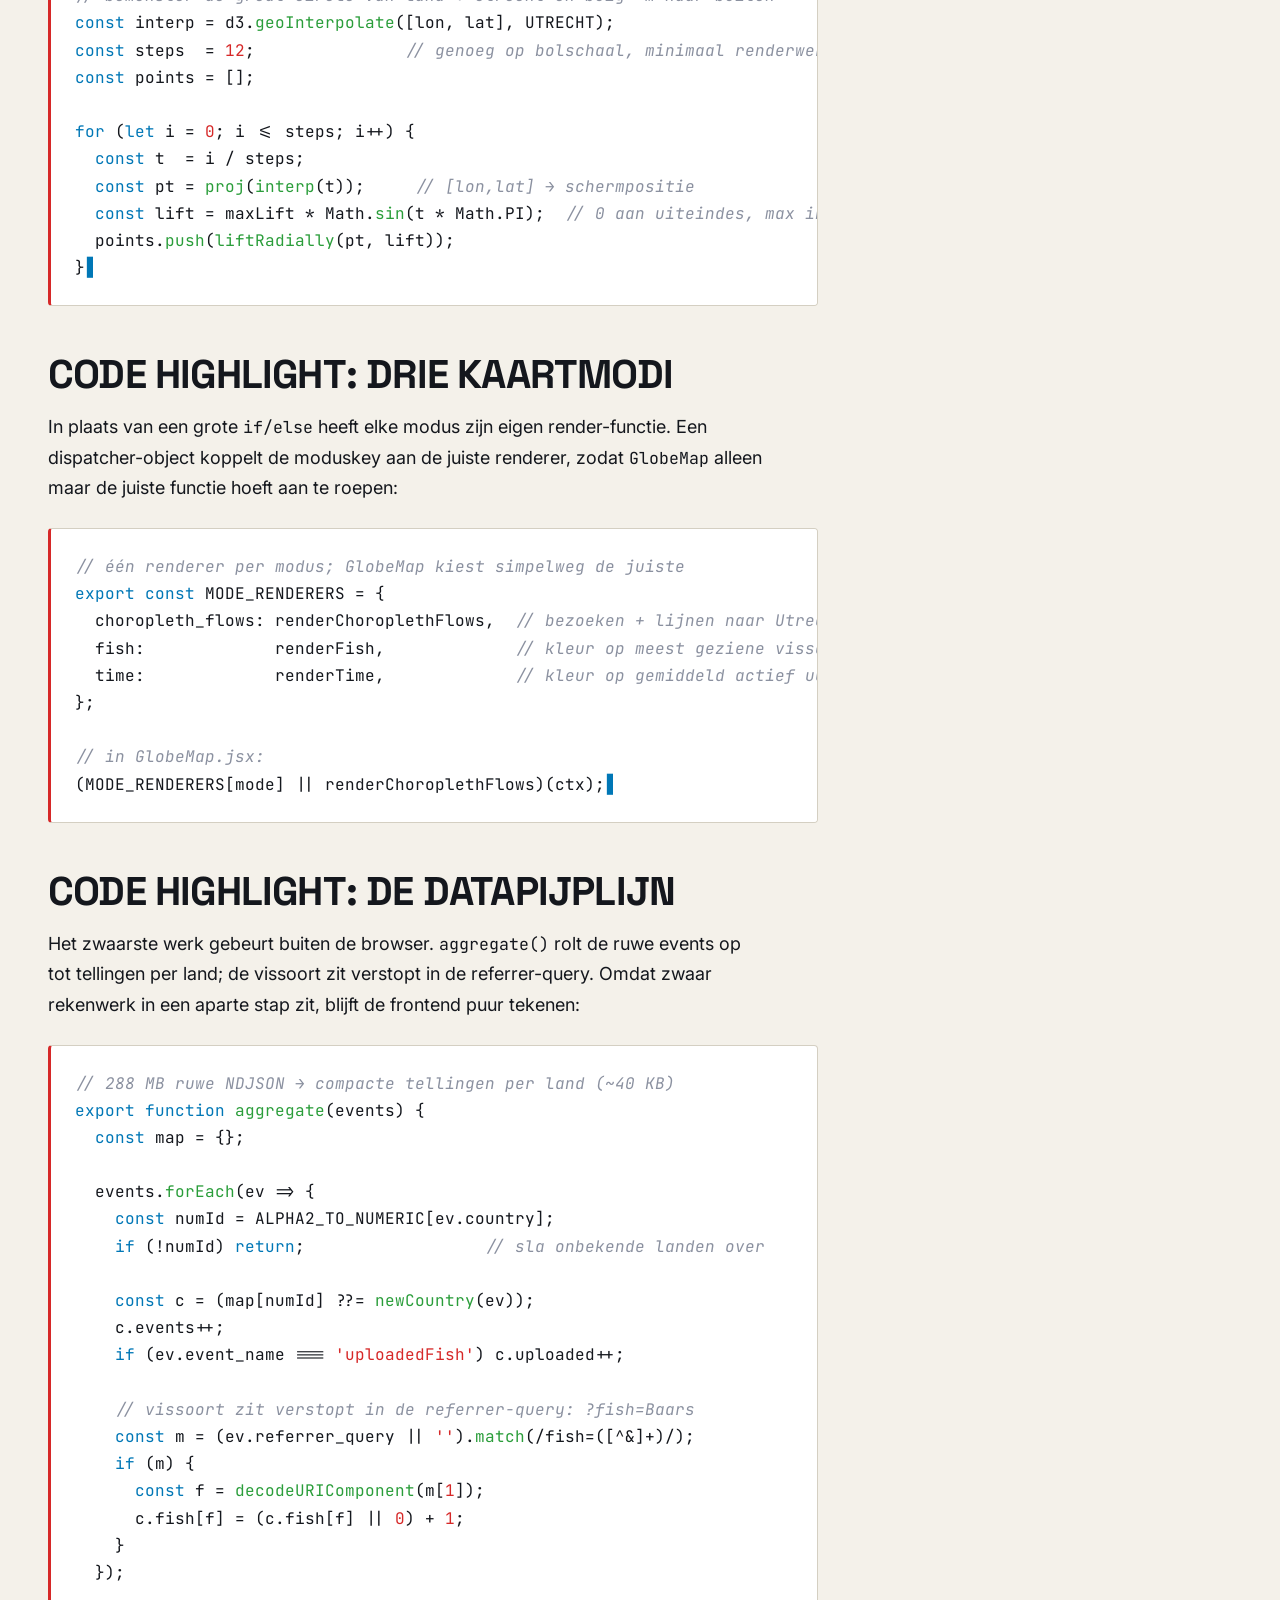
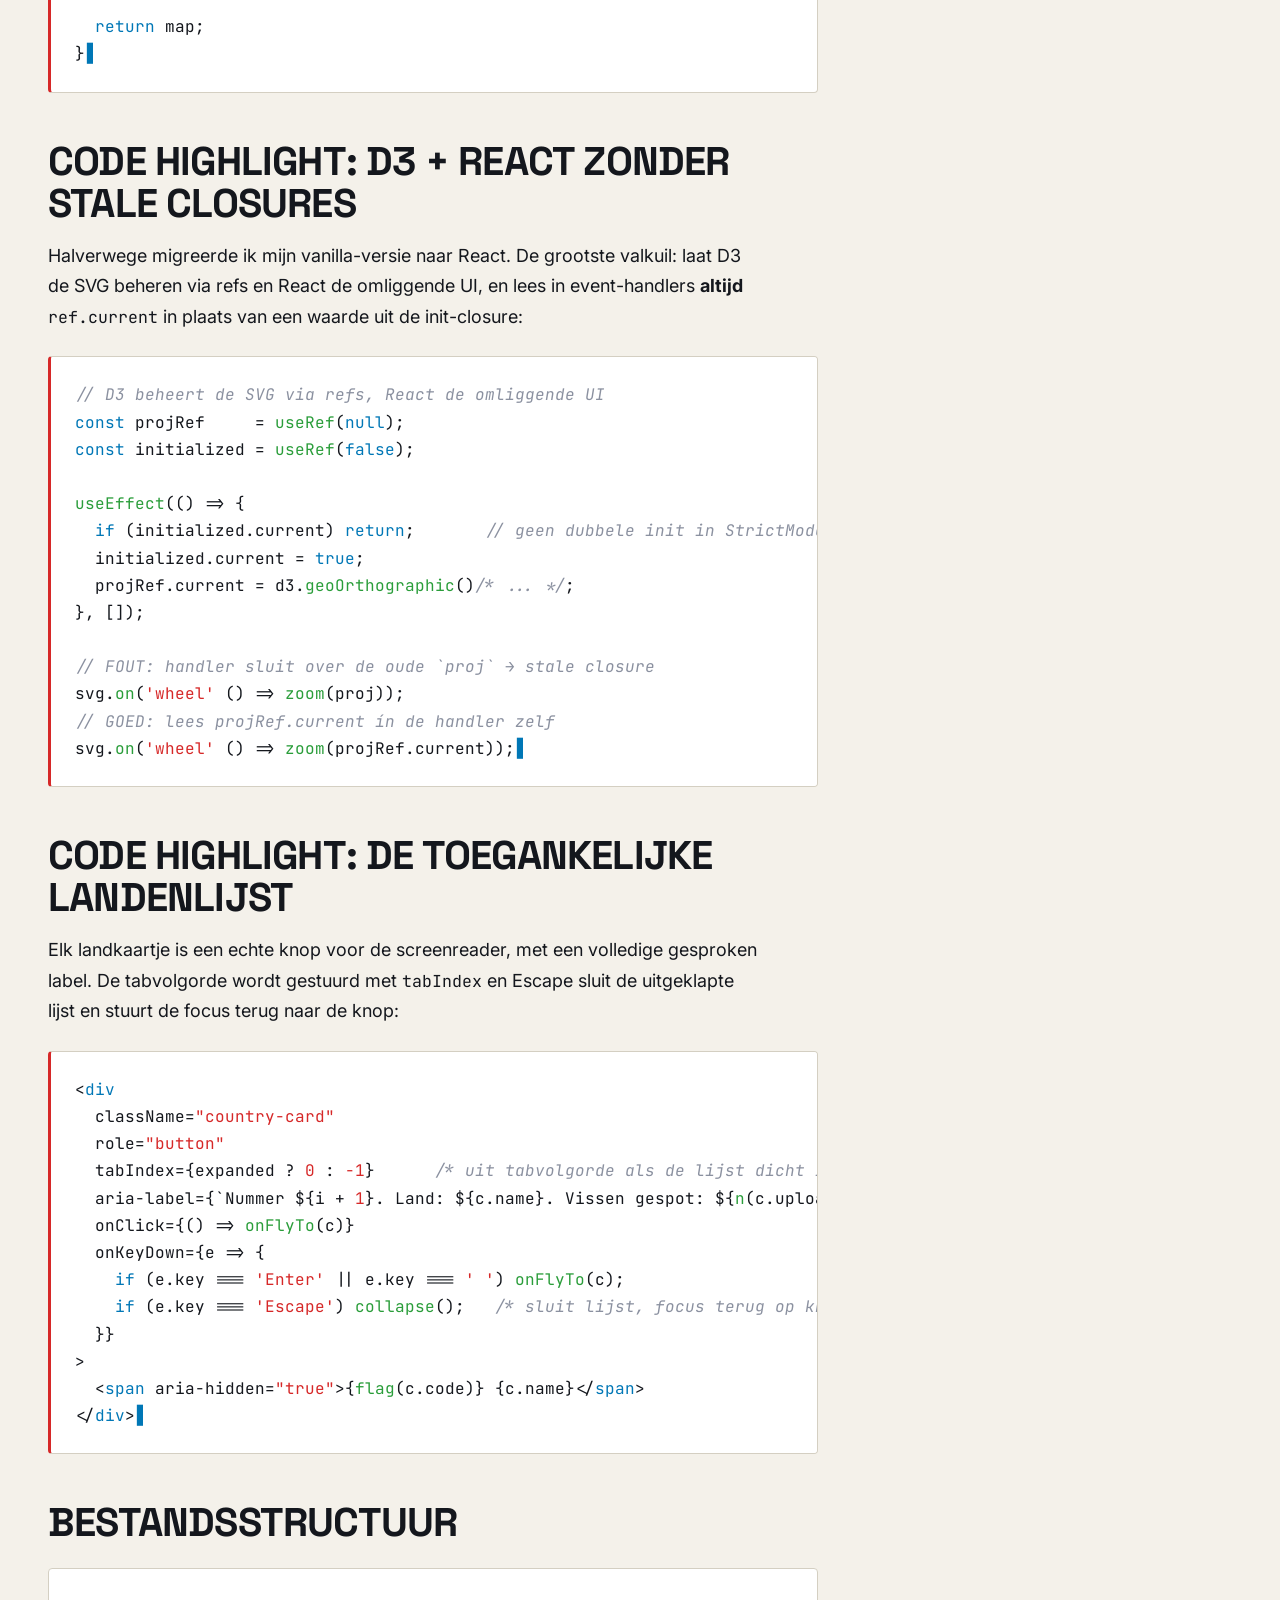
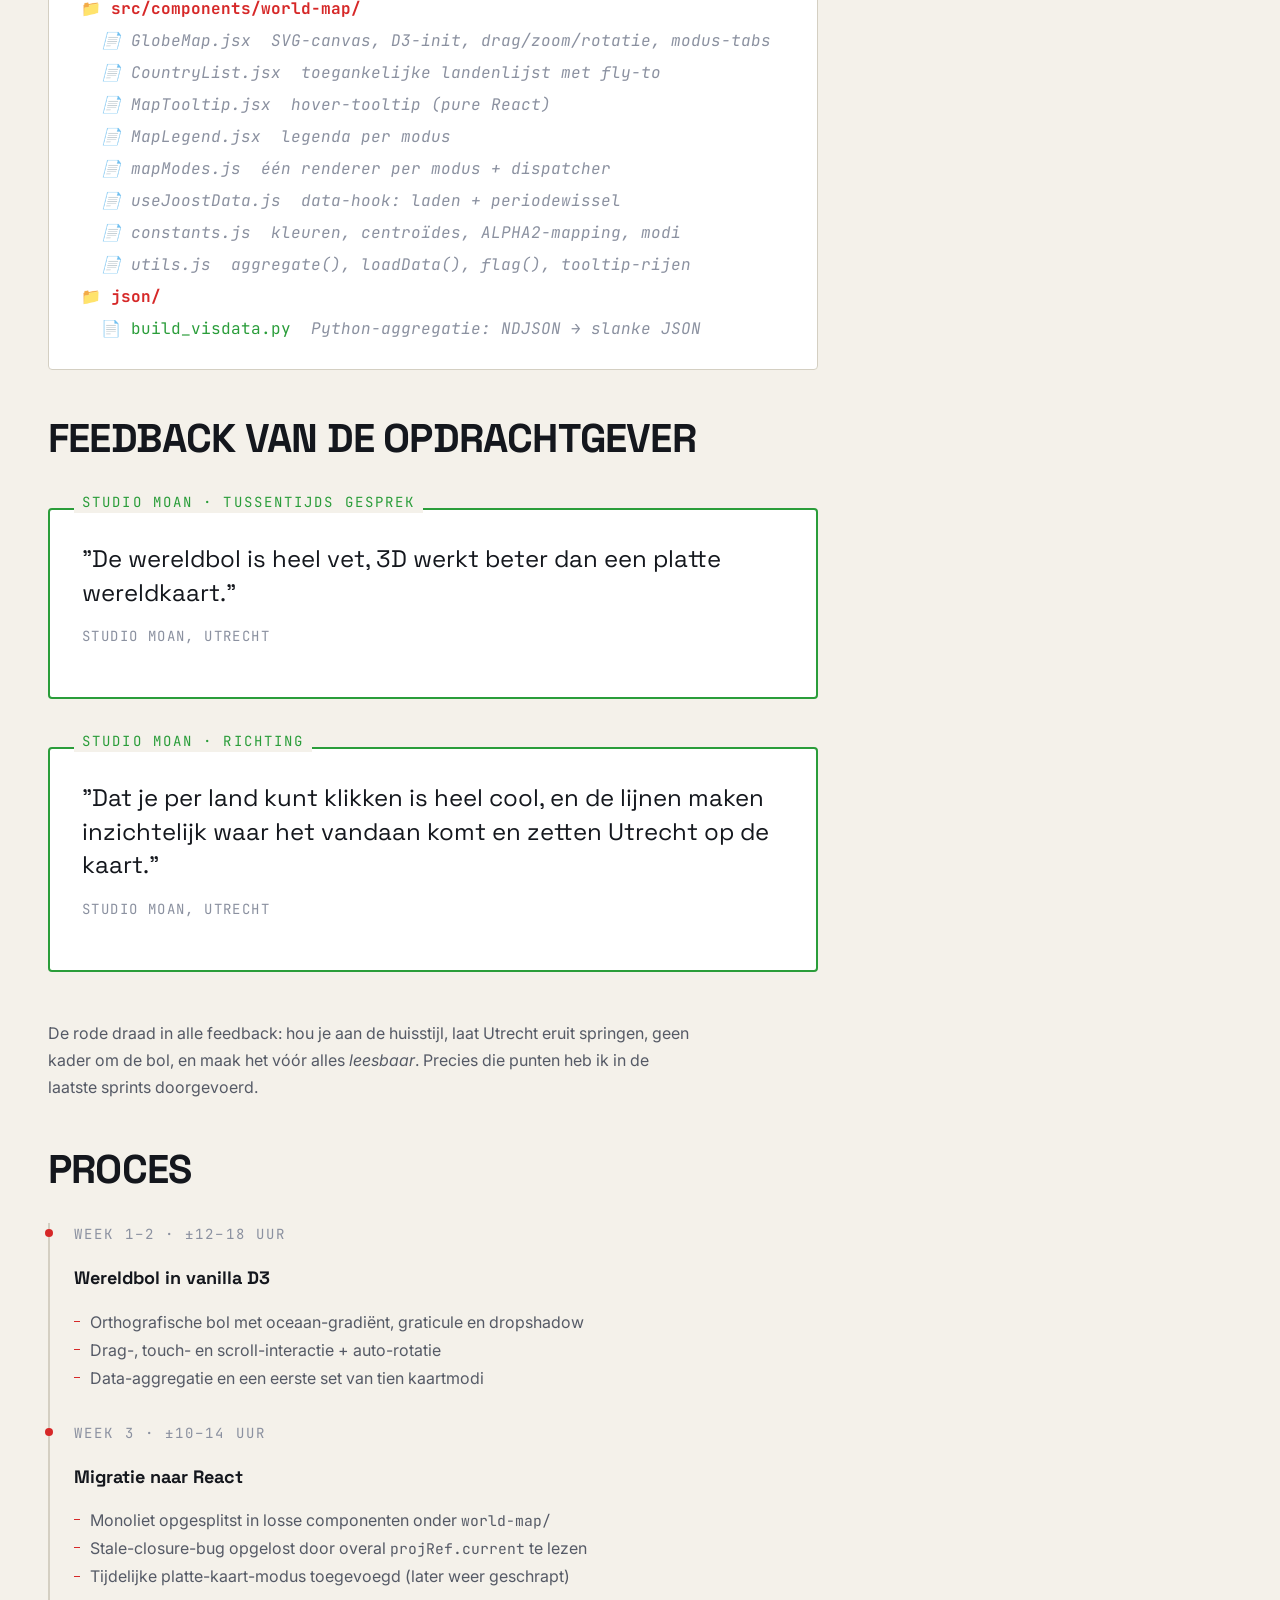
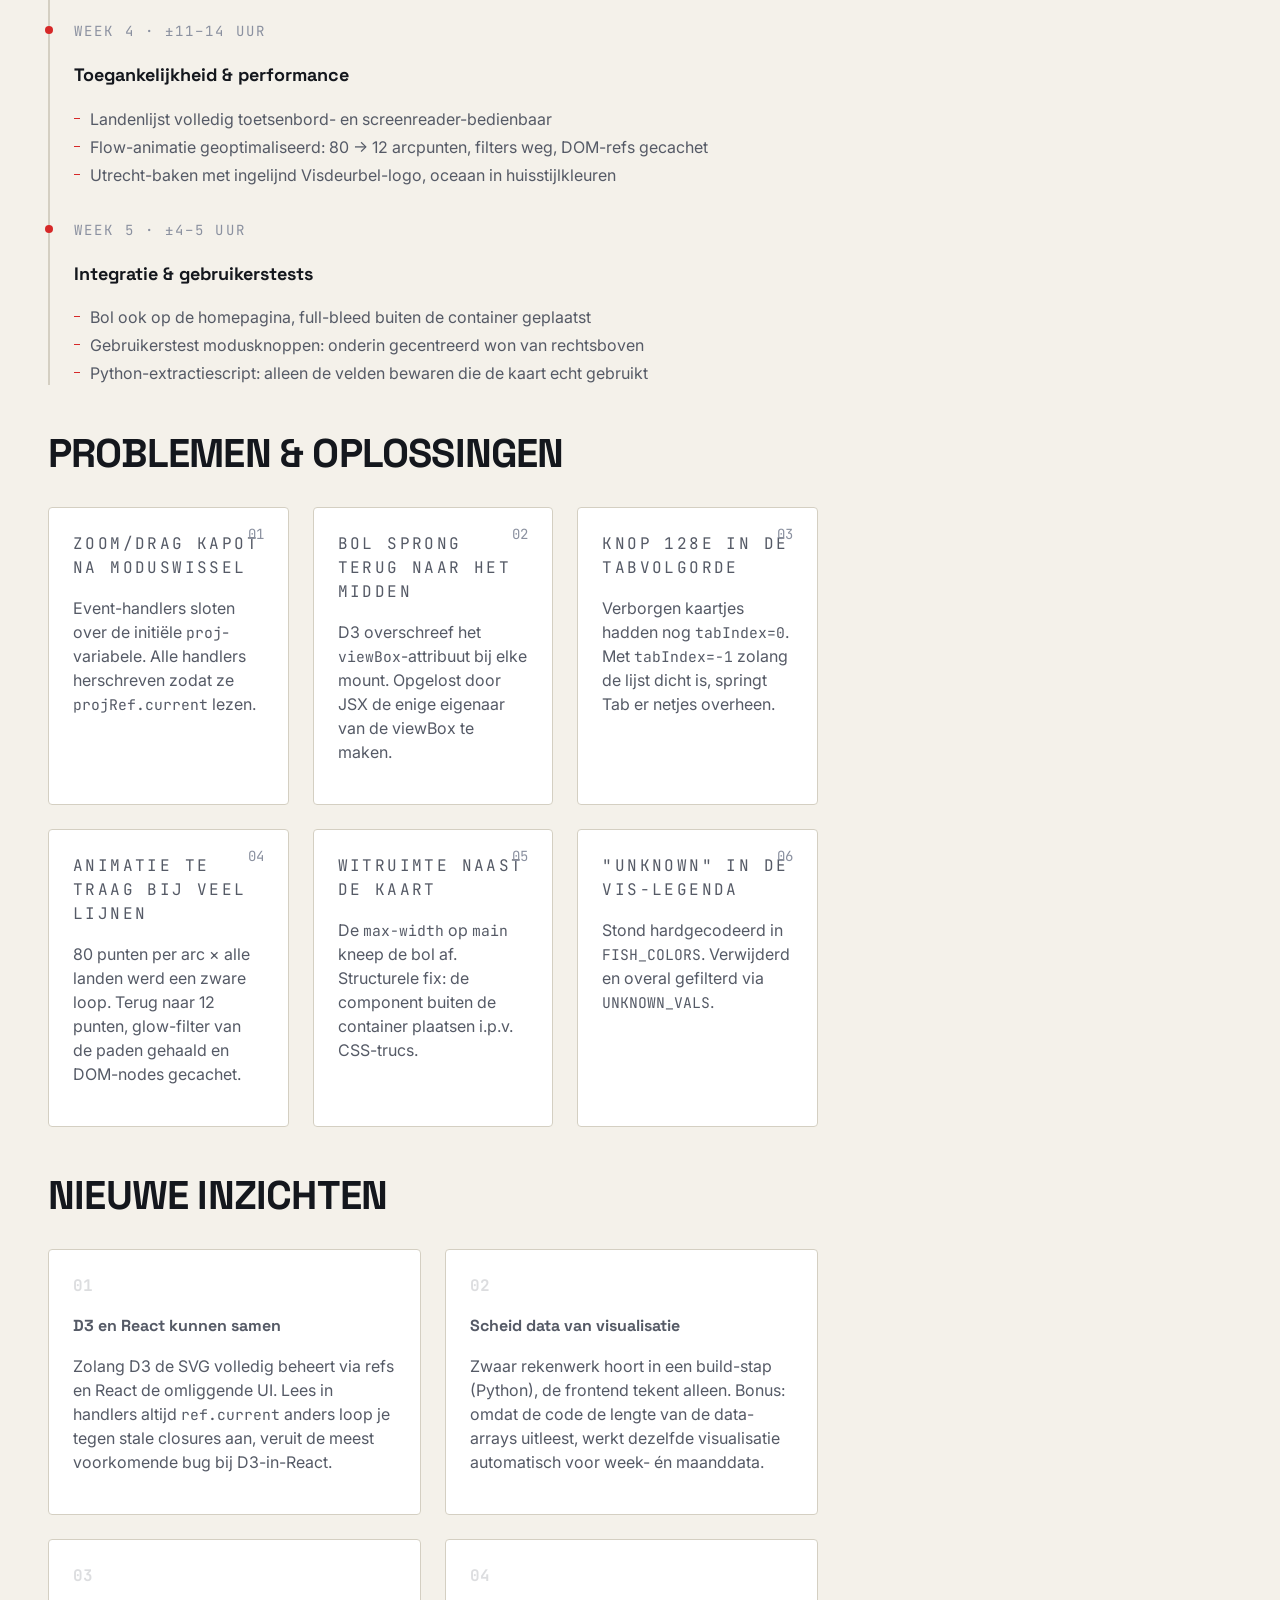
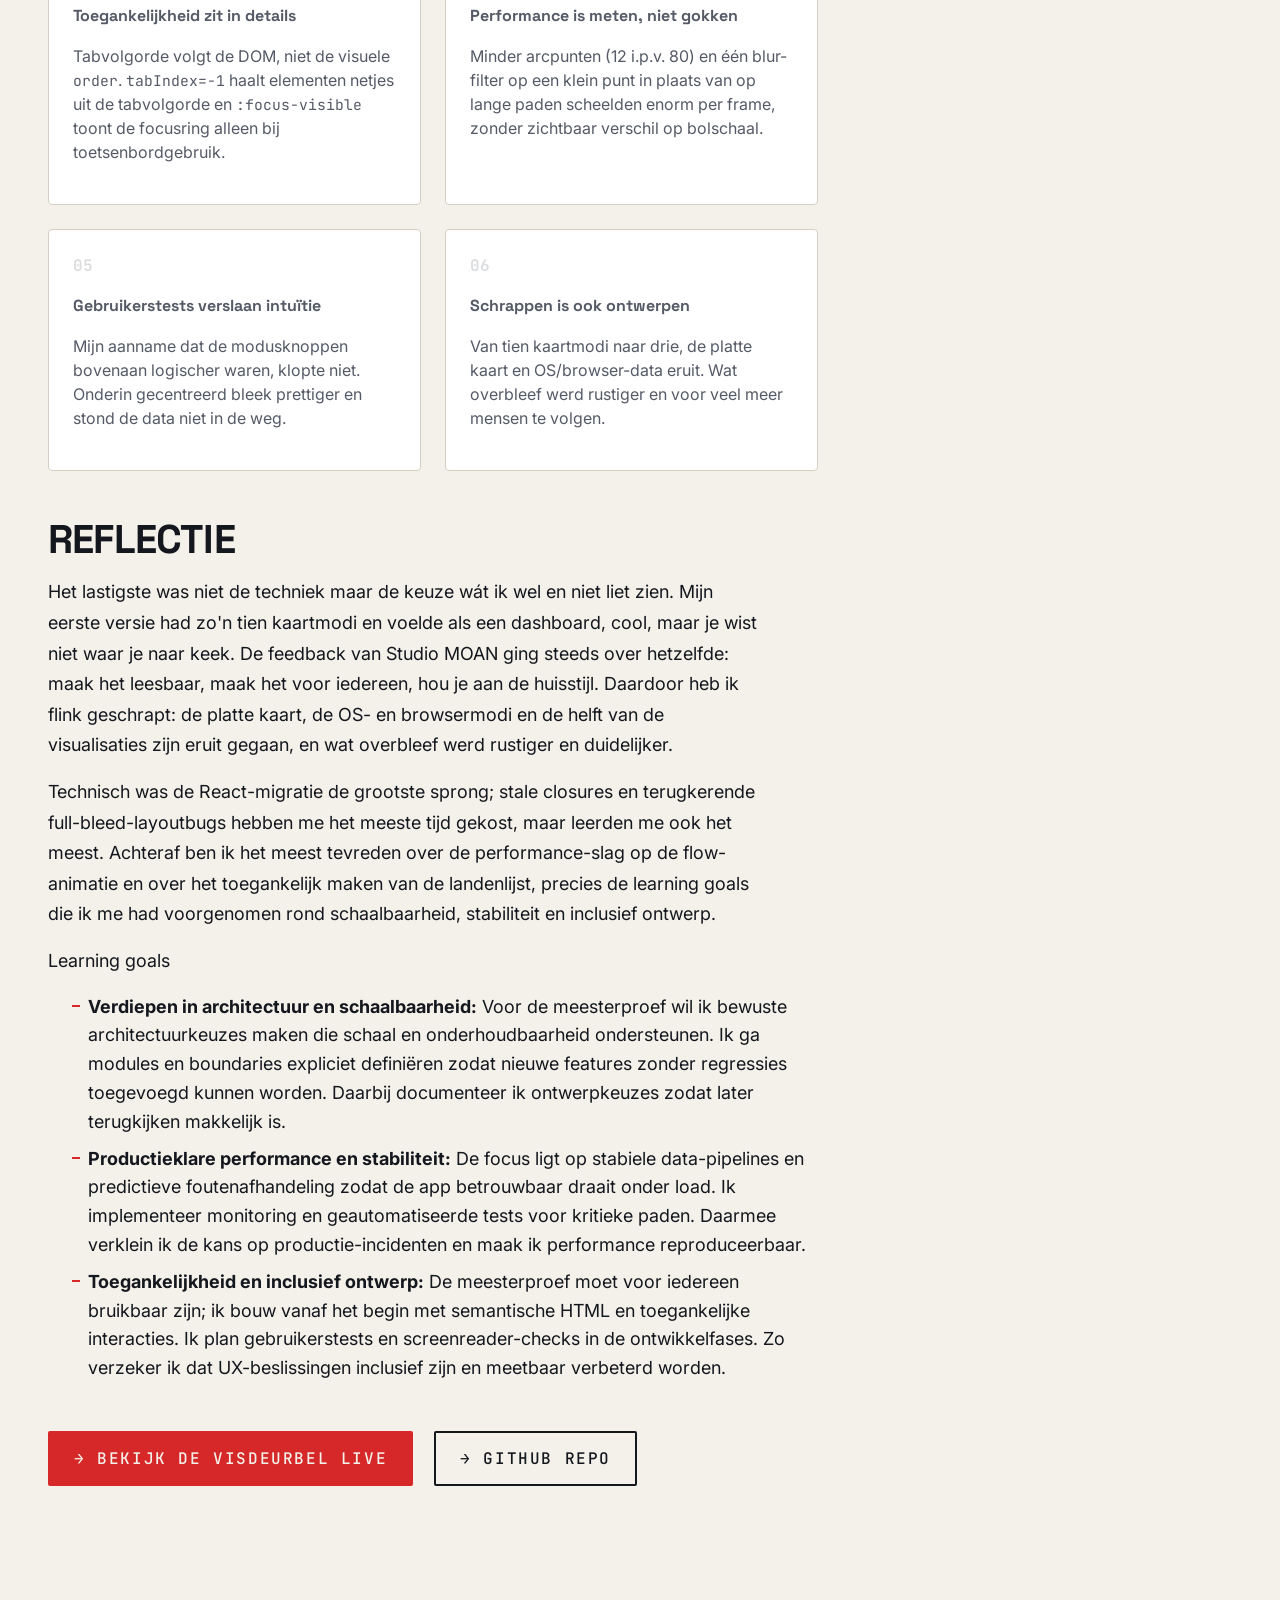
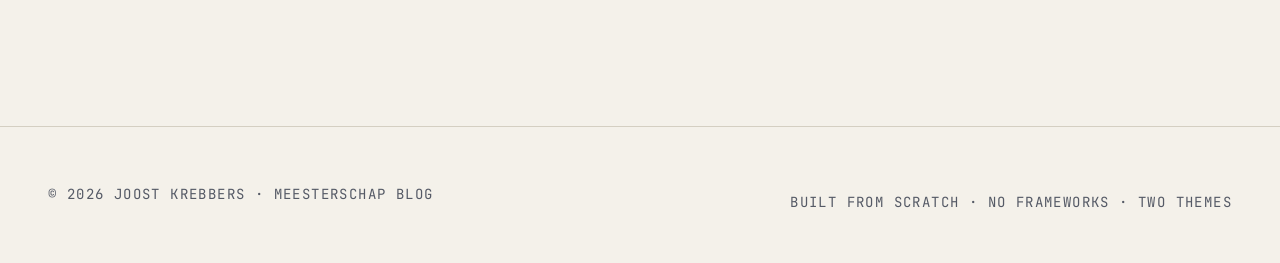
<file: pages/meesterproef.html>
<!DOCTYPE html>
<html lang="nl" data-theme="night">
<head>
  <meta charset="UTF-8" />
  <meta name="viewport" content="width=device-width, initial-scale=1.0" />
<title>Meesterproef Meesterschap</title>
  <meta name="description" content="Meesterproef: een roterende D3-wereldbol en datapijplijn voor de Visdeurbel-datavisualisaties (Studio MOAN)." />

  <script src="../js/theme-toggle.js"></script>

  <link rel="stylesheet" href="../css/reset.css" />
  <link rel="stylesheet" href="../css/tokens.css" />
  <link rel="stylesheet" href="../css/themes.css" />
  <link rel="stylesheet" href="../css/base.css" />
  <link rel="stylesheet" href="../css/components.css" />
</head>
<body>

  <a href="#main" class="skip-link">Skip naar inhoud</a>

  <!-- ============== NAV ============== -->
  <header class="nav">
    <div class="container nav__inner">
      <a href="../index.html" class="nav__brand" aria-label="Meesterschap home">
        <span>MEESTERSCHAP</span>
        <span class="nav__brand-tag">'26</span>
      </a>

      <button class="nav__toggle" data-nav-toggle aria-expanded="false" aria-controls="primary-nav" aria-label="Menu openen">
        <svg width="20" height="20" viewBox="0 0 20 20" fill="none" stroke="currentColor" stroke-width="2" aria-hidden="true">
          <line x1="3" y1="6" x2="17" y2="6"/>
          <line x1="3" y1="10" x2="17" y2="10"/>
          <line x1="3" y1="14" x2="17" y2="14"/>
        </svg>
      </button>

      <nav aria-label="Hoofdnavigatie">
        <ul class="nav__list" id="primary-nav" data-nav-list>
          <li><a class="nav__link" href="../index.html">Home</a></li>
          <li><a class="nav__link" href="sprint-0.html">Sprint 0</a></li>
          <li><a class="nav__link" href="hackathon.html">Hackathon</a></li>
          <li><a class="nav__link" href="weekly-nerd.html">Weekly Nerd</a></li>
          <li><a class="nav__link" href="weekly-geek.html">Weekly Geek</a></li>
          <li class="nav__item--dropdown">
            <button class="nav__dropdown-toggle" data-dropdown-toggle aria-expanded="false" aria-haspopup="true">
              Vakken
              <svg width="10" height="6" viewBox="0 0 10 6" fill="none" stroke="currentColor" stroke-width="1.5" aria-hidden="true"><path d="M1 1l4 4 4-4"/></svg>
            </button>
            <ul class="nav__dropdown" role="menu">
              <li role="none"><a href="vakken.html" role="menuitem">Overzicht</a></li>
              <li role="none"><a href="vakken-css-ttr.html" role="menuitem">CSS to the Rescue <span class="nav__dropdown__score">9,5</span></a></li>
              <li role="none"><a href="vakken-browser-tech.html" role="menuitem">Browser Tech <span class="nav__dropdown__score">10</span></a></li>
              <li role="none"><a href="vakken-hcd.html" role="menuitem">Human Centered Design <span class="nav__dropdown__score">9</span></a></li>
              <li role="none"><a href="vakken-api.html" role="menuitem">API <span class="nav__dropdown__score">10</span></a></li>
            </ul>
          </li>
          <li><a class="nav__link" href="meesterproef.html" aria-current="page">Meesterproef</a></li>
          <li><a class="nav__link" href="gesprekken.html">Gesprekken</a></li>
          <li>
            <button class="theme-toggle" data-theme-toggle aria-label="Wissel thema">
              <span class="theme-toggle__indicator" aria-hidden="true"></span>
              <span data-theme-label>Night</span>
            </button>
          </li>
        </ul>
      </nav>
    </div>
  </header>

  <!-- ============== MAIN ============== -->
  <main id="main">
    <div class="container">

      <!-- BREADCRUMB -->
      <nav aria-label="Kruimelpad" class="breadcrumb">
        <a href="../index.html">Home</a>
        <span class="breadcrumb__sep">/</span>
        <span>Meesterproef</span>
      </nav>

      <!-- HERO -->
      <section class="hero fade-in" aria-labelledby="page-title">
        <p class="eyebrow hero__eyebrow">Sector 06 Meesterproef</p>
        <h1 id="page-title">Meesterproef</h1>
        <p class="hero__lead">
          Mijn eindproject: een roterende wereldbol en datapijplijn voor de Visdeurbel-datavisualisaties,
        gebouwd in opdracht van Studio MOAN. Hieronder de opdracht, mijn inbreng en een eerlijke reflectie.
        </p>
      </section>

      <!-- META STRIP -->
      <div class="data-strip">
        <div class="data-strip__item">
          <p class="data-strip__label">Deadline</p>
          <p class="data-strip__value">19 JUN</p>
        </div>
        <div class="data-strip__item">
          <p class="data-strip__label">Duur</p>
          <p class="data-strip__value">5 weken</p>
        </div>
        <div class="data-strip__item">
          <p class="data-strip__label">Team</p>
          <p class="data-strip__value">04 · CMD</p>
        </div>
        <div class="data-strip__item">
          <p class="data-strip__label">Status</p>
          <p class="data-strip__value data-strip__value--accent">AFGEROND</p>
        </div>
      </div>

      <!-- CONTENT -->
      <article class="prose fade-in">

        <h2>Opdracht</h2>
        <p>
          De Visdeurbel in Utrecht laat je op een bel drukken zodra er een vis voor de sluis verschijnt,
          zodat de sluiswachter open kan doen. Elke beldruk, elke gespotte vis en elk weggeklikt scherm wordt
          anoniem gelogd, en die logs groeien aan tot honderden megabytes ruwe JSON. Studio MOAN vroeg ons om
          daar iets van te maken: niet zomaar de cijfers tonen, maar de data <strong>voelbaar</strong> maken voor
          iedereen die de Visdeurbel volgt, van jong tot oud, in de bestaande huisstijl.
        </p>
        <p>
          Met z'n vieren bouwden we één scrollytelling-website waarin elk hoofdstuk één ding vertelt met één
          visualisatie. Mijn onderdeel is de <strong>roterende wereldbol</strong> plus de <strong>datapijplijn</strong>
          eronder, die laat zien waar de bezoekers vandaan komen en hoe levend de sluis eigenlijk is.
        </p>

        <h2>Mijn rol &amp; de stack</h2>
        <p>
          In een team van vier (Julius, Mitchell, Nienke en ik) heb ik de geografische laag voor mijn rekening
          genomen: de bol, de landenlijst, de tooltips, de kaartmodi én de Python-aggregatie die de ruwe data
          klein genoeg maakt voor de browser.
        </p>
        <p>
          <span class="tech-tag tech-tag--state">React</span>
          <span class="tech-tag tech-tag--api">D3.js</span>
          <span class="tech-tag tech-tag--layout">TopoJSON</span>
          <span class="tech-tag tech-tag--astro">Vite</span>
          <span class="tech-tag tech-tag--three">Python (aggregatie)</span>
          <span class="tech-tag tech-tag--css">SVG</span>
          <span class="tech-tag tech-tag--feature">Orthografische projectie</span>
          <span class="tech-tag tech-tag--feature">requestAnimationFrame</span>
          <span class="tech-tag tech-tag--feature">Great-circle arcs</span>
          <span class="tech-tag tech-tag--feature">Toetsenbord &amp; screenreader</span>
        </p>

        <h2>Het team</h2>
        <p>
          De Visdeurbel-site is groepswerk: vier studenten CMD die elk een eigen visualisatie bouwden, samen
          op één scrollytelling-pagina in de huisstijl van de Visdeurbel. Mijn wereldbol is dus één hoofdstuk
          in een groter verhaal. Wat de anderen maakten:
        </p>
        <div class="component-grid">
          <div class="component-card" data-num="01">
            <p class="component-card__title">Julius</p>
            <p>De vis-carrousel met klikbare statistieken per vissoort en een toegankelijke 24-uursklok met
              een wijzer per uur. Daarnaast de gedeelde footer en navigatie.</p>
          </div>
          <div class="component-card" data-num="02">
            <p class="component-card__title">Mitchell</p>
            <p>De scrollytelling-motor en vijf hoofdstukken die onthuld worden terwijl je scrollt: een levend
              aquarium, een sonar-radar per vissoort, drijvende begroetingen per taal en een bubbelgrafiek.</p>
          </div>
          <div class="component-card" data-num="03">
            <p class="component-card__title">Nienke</p>
            <p>De scrollende tijdlijn-tabel: een toegankelijke tabel met een rij per uur, waar de balken
              inanimeren en een vis langs zwemt naar het drukste moment van de dag.</p>
          </div>
          <div class="component-card" data-num="04">
            <p class="component-card__title">Joost (ik)</p>
            <p>De roterende wereldbol met drie leesmodi en de datapijplijn eronder, plus de landenlijst,
              tooltips en de stromen naar Utrecht.</p>
          </div>
        </div>
        <p class="muted-note">
          Opdrachtgever: Studio MOAN, Utrecht (contact via Cyd Stumpel). Begeleiding: Jad Joubran
          (toegankelijkheid) en Vasilis van Gemert (design).
        </p>

        <h2>Wat de bol kan</h2>
        <div class="feature-grid">
          <div class="feature-card" data-icon="🌍">
            <p class="feature-card__title">Roterende 3D-bol</p>
            <p>Orthografische D3-projectie die je met muis, touch en scroll draait en inzoomt. Auto-rotatie
              pauzeert zodra je 'm aanraakt en hervat na vier seconden stilte.</p>
          </div>
          <div class="feature-card" data-icon="🎯">
            <p class="feature-card__title">Fly-to per land</p>
            <p>Klik een land in de lijst ernaast aan en de bol animeert soepel naar dat land toe, ook via
              toetsenbord met Enter of spatie.</p>
          </div>
          <div class="feature-card" data-icon="🛰️">
            <p class="feature-card__title">Drie leesmodi</p>
            <p>Bezoeken + Lijnen (choropleth met stromen naar Utrecht), Vissoort en Tijdstip. Eén dispatcher
              kiest de juiste renderer.</p>
          </div>
          <div class="feature-card" data-icon="🔔">
            <p class="feature-card__title">Stromen naar Utrecht</p>
            <p>Geanimeerde great-circle-lijnen lopen vanaf elk land naar een pulserend Visdeurbel-logo-baken
              op Utrecht.</p>
          </div>
          <div class="feature-card" data-icon="📦">
            <p class="feature-card__title">Slanke datapijplijn</p>
            <p>Een Python-stap aggregeert ~288 MB ruwe NDJSON tot ~40 KB JSON, zodat de browser alleen de
              getallen krijgt die de grafieken nodig hebben.</p>
          </div>
          <div class="feature-card" data-icon="♿">
            <p class="feature-card__title">Toegankelijke lijst</p>
            <p>De landenlijst is volledig toetsenbord- en schermlezer-bedienbaar: ARIA-labels, logische
              tabvolgorde en Escape om de lijst te sluiten.</p>
          </div>
        </div>

        <h2>Code highlight: de bol opzetten</h2>
        <p>
          De kern is een <code>geoOrthographic</code>-projectie. Die geeft een echte bol in plaats van een
          platte kaart, met <code>clipAngle(90)</code> om de achterkant weg te snijden:
        </p>
        <div class="code-block" role="region" aria-label="Code: orthografische projectie">
<pre><span class="cm">// orthografische projectie = een echte bol i.p.v. platte kaart</span>
<span class="kw">const</span> proj = d3.<span class="fn">geoOrthographic</span>()
  .<span class="fn">scale</span>(INIT_R)                  <span class="cm">// R * 2.4, vult het paneel</span>
  .<span class="fn">translate</span>([W / <span class="str">2</span> H / <span class="str">2</span>])
  .<span class="fn">rotate</span>([<span class="str">-5</span> <span class="str">-52</span> <span class="str">0</span>])           <span class="cm">// Europa front-and-centre bij laden</span>
  .<span class="fn">clipAngle</span>(<span class="str">90</span>);                <span class="cm">// snij de achterkant van de bol weg</span>

<span class="kw">const</span> path = d3.<span class="fn">geoPath</span>(proj);

<span class="cm">// oceaan, graticule (coördinatenraster) en landen tekenen</span>
oceanG.<span class="fn">append</span>(<span class="str">'path'</span>).<span class="fn">datum</span>({ type: <span class="str">'Sphere'</span> }).<span class="fn">attr</span>(<span class="str">'d'</span> path);
gridG .<span class="fn">append</span>(<span class="str">'path'</span>).<span class="fn">datum</span>(d3.<span class="fn">geoGraticule</span>()()).<span class="fn">attr</span>(<span class="str">'d'</span> path);
landG .<span class="fn">selectAll</span>(<span class="str">'path'</span>).<span class="fn">data</span>(features).<span class="fn">join</span>(<span class="str">'path'</span>)
      .<span class="fn">attr</span>(<span class="str">'d'</span> path).<span class="fn">attr</span>(<span class="str">'fill'</span> C.land);</pre>
        </div>

        <h2>Code highlight: slepen &amp; auto-rotatie</h2>
        <p>
          Slepen roteert de bol met 0.3° per pixel; hoger voelde chaotisch. De auto-rotatie draait via een
          <code>requestAnimationFrame</code>-loop en pauzeert zodra je iets doet:
        </p>
        <div class="code-block" role="region" aria-label="Code: drag en auto-rotatie">
<pre><span class="cm">// muisdrag → roteer de bol, 0.3° per pixel</span>
<span class="kw">function</span> <span class="fn">onDrag</span>(e) {
  <span class="kw">const</span> dx = e.clientX - start[<span class="str">0</span>];
  <span class="kw">const</span> dy = e.clientY - start[<span class="str">1</span>];
  <span class="kw">const</span> r0 = startRotation;
  projRef.current.<span class="fn">rotate</span>([r0[<span class="str">0</span>] + dx * <span class="str">0.3</span> r0[<span class="str">1</span>] - dy * <span class="str">0.3</span>]);
  <span class="fn">redrawAll</span>();                    <span class="cm">// herproject alle landen + lijnen</span>
}

<span class="cm">// auto-rotatie: pauzeert bij interactie, hervat na 4s stilte</span>
<span class="kw">function</span> <span class="fn">tick</span>(now) {
  <span class="kw">if</span> (!dragging &amp;&amp; now - lastInput &gt; <span class="str">4000</span>) {
    <span class="kw">const</span> [l, p] = projRef.current.<span class="fn">rotate</span>();
    projRef.current.<span class="fn">rotate</span>([l + <span class="str">0.012</span> * dt, p]);
    <span class="fn">redrawAll</span>();
  }
  <span class="fn">requestAnimationFrame</span>(tick);
}</pre>
        </div>

        <h2>Code highlight: lijnen naar Utrecht</h2>
        <p>
          Per land bemonster ik de great-circle naar Utrecht en buig die naar buiten met een sinus, zodat de
          lijn als een boog over de bol loopt. Twaalf punten bleken op bolschaal genoeg, een fractie van het
          oorspronkelijke renderwerk:
        </p>
        <div class="code-block" role="region" aria-label="Code: great-circle lijnen naar Utrecht">
<pre><span class="cm">// bemonster de great-circle van land → Utrecht en buig 'm naar buiten</span>
<span class="kw">const</span> interp = d3.<span class="fn">geoInterpolate</span>([lon, lat], UTRECHT);
<span class="kw">const</span> steps  = <span class="str">12</span>;               <span class="cm">// genoeg op bolschaal, minimaal renderwerk</span>
<span class="kw">const</span> points = [];

<span class="kw">for</span> (<span class="kw">let</span> i = <span class="str">0</span>; i &lt;= steps; i++) {
  <span class="kw">const</span> t  = i / steps;
  <span class="kw">const</span> pt = <span class="fn">proj</span>(<span class="fn">interp</span>(t));     <span class="cm">// [lon,lat] → schermpositie</span>
  <span class="kw">const</span> lift = maxLift * Math.<span class="fn">sin</span>(t * Math.PI);  <span class="cm">// 0 aan uiteindes, max in midden</span>
  points.<span class="fn">push</span>(<span class="fn">liftRadially</span>(pt, lift));
}</pre>
        </div>

        <h2>Code highlight: drie kaartmodi</h2>
        <p>
          In plaats van een grote <code>if/else</code> heeft elke modus zijn eigen render-functie. Een
          dispatcher-object koppelt de moduskey aan de juiste renderer, zodat <code>GlobeMap</code> alleen maar
          de juiste functie hoeft aan te roepen:
        </p>
        <div class="code-block" role="region" aria-label="Code: kaartmodi dispatcher">
<pre><span class="cm">// één renderer per modus; GlobeMap kiest simpelweg de juiste</span>
<span class="kw">export const</span> MODE_RENDERERS = {
  choropleth_flows: renderChoroplethFlows,  <span class="cm">// bezoeken + lijnen naar Utrecht</span>
  fish:             renderFish,             <span class="cm">// kleur op meest geziene vissoort</span>
  time:             renderTime,             <span class="cm">// kleur op gemiddeld actief uur</span>
};

<span class="cm">// in GlobeMap.jsx:</span>
(MODE_RENDERERS[mode] || renderChoroplethFlows)(ctx);</pre>
        </div>

        <h2>Code highlight: de datapijplijn</h2>
        <p>
          Het zwaarste werk gebeurt buiten de browser. <code>aggregate()</code> rolt de ruwe events op tot
          tellingen per land; de vissoort zit verstopt in de referrer-query. Omdat zwaar rekenwerk in een
          aparte stap zit, blijft de frontend puur tekenen:
        </p>
        <div class="code-block" role="region" aria-label="Code: data-aggregatie">
<pre><span class="cm">// 288 MB ruwe NDJSON → compacte tellingen per land (~40 KB)</span>
<span class="kw">export function</span> <span class="fn">aggregate</span>(events) {
  <span class="kw">const</span> map = {};

  events.<span class="fn">forEach</span>(ev =&gt; {
    <span class="kw">const</span> numId = ALPHA2_TO_NUMERIC[ev.country];
    <span class="kw">if</span> (!numId) <span class="kw">return</span>;                  <span class="cm">// sla onbekende landen over</span>

    <span class="kw">const</span> c = (map[numId] ??= <span class="fn">newCountry</span>(ev));
    c.events++;
    <span class="kw">if</span> (ev.event_name === <span class="str">'uploadedFish'</span>) c.uploaded++;

    <span class="cm">// vissoort zit verstopt in de referrer-query: ?fish=Baars</span>
    <span class="kw">const</span> m = (ev.referrer_query || <span class="str">''</span>).<span class="fn">match</span>(/fish=([^&amp;]+)/);
    <span class="kw">if</span> (m) {
      <span class="kw">const</span> f = <span class="fn">decodeURIComponent</span>(m[<span class="str">1</span>]);
      c.fish[f] = (c.fish[f] || <span class="str">0</span>) + <span class="str">1</span>;
    }
  });

  <span class="kw">return</span> map;
}</pre>
        </div>

        <h2>Code highlight: D3 + React zonder stale closures</h2>
        <p>
          Halverwege migreerde ik mijn vanilla-versie naar React. De grootste valkuil: laat D3 de SVG beheren
          via refs en React de omliggende UI, en lees in event-handlers <strong>altijd</strong>
          <code>ref.current</code> in plaats van een waarde uit de init-closure:
        </p>
        <div class="code-block" role="region" aria-label="Code: D3 in React met refs">
<pre><span class="cm">// D3 beheert de SVG via refs, React de omliggende UI</span>
<span class="kw">const</span> projRef     = <span class="fn">useRef</span>(<span class="kw">null</span>);
<span class="kw">const</span> initialized = <span class="fn">useRef</span>(<span class="kw">false</span>);

<span class="fn">useEffect</span>(() =&gt; {
  <span class="kw">if</span> (initialized.current) <span class="kw">return</span>;       <span class="cm">// geen dubbele init in StrictMode</span>
  initialized.current = <span class="kw">true</span>;
  projRef.current = d3.<span class="fn">geoOrthographic</span>()<span class="cm">/* ... */</span>;
}, []);

<span class="cm">// FOUT: handler sluit over de oude `proj` → stale closure</span>
svg.<span class="fn">on</span>(<span class="str">'wheel'</span> () =&gt; <span class="fn">zoom</span>(proj));
<span class="cm">// GOED: lees projRef.current ín de handler zelf</span>
svg.<span class="fn">on</span>(<span class="str">'wheel'</span> () =&gt; <span class="fn">zoom</span>(projRef.current));</pre>
        </div>

        <h2>Code highlight: de toegankelijke landenlijst</h2>
        <p>
          Elk landkaartje is een echte knop voor de screenreader, met een volledige gesproken label. De
          tabvolgorde wordt gestuurd met <code>tabIndex</code> en Escape sluit de uitgeklapte lijst en stuurt
          de focus terug naar de knop:
        </p>
        <div class="code-block" role="region" aria-label="Code: toegankelijke landkaart">
<pre>&lt;<span class="kw">div</span>
  className=<span class="str">"country-card"</span>
  role=<span class="str">"button"</span>
  tabIndex={expanded ? <span class="str">0</span> : <span class="str">-1</span>}      <span class="cm">/* uit tabvolgorde als de lijst dicht is */</span>
  aria-label={`Nummer ${i + <span class="str">1</span>}. Land: ${c.name}. Vissen gespot: ${<span class="fn">n</span>(c.uploaded)}.`}
  onClick={() =&gt; <span class="fn">onFlyTo</span>(c)}
  onKeyDown={e =&gt; {
    <span class="kw">if</span> (e.key === <span class="str">'Enter'</span> || e.key === <span class="str">' '</span>) <span class="fn">onFlyTo</span>(c);
    <span class="kw">if</span> (e.key === <span class="str">'Escape'</span>) <span class="fn">collapse</span>();   <span class="cm">/* sluit lijst, focus terug op knop */</span>
  }}
&gt;
  &lt;<span class="kw">span</span> aria-hidden=<span class="str">"true"</span>&gt;{<span class="fn">flag</span>(c.code)} {c.name}&lt;/<span class="kw">span</span>&gt;
&lt;/<span class="kw">div</span>&gt;</pre>
        </div>

        <h2>Bestandsstructuur</h2>
        <div class="file-tree" role="img" aria-label="Bestandsstructuur wereldbol-component">
          <span class="dir">📁 src/components/world-map/</span><br>
          &nbsp;&nbsp;<span class="cm">📄 GlobeMap.jsx</span>&nbsp; <span class="cm">SVG-canvas, D3-init, drag/zoom/rotatie, modus-tabs</span><br>
          &nbsp;&nbsp;<span class="cm">📄 CountryList.jsx</span>&nbsp; <span class="cm">toegankelijke landenlijst met fly-to</span><br>
          &nbsp;&nbsp;<span class="cm">📄 MapTooltip.jsx</span>&nbsp; <span class="cm">hover-tooltip (pure React)</span><br>
          &nbsp;&nbsp;<span class="cm">📄 MapLegend.jsx</span>&nbsp; <span class="cm">legenda per modus</span><br>
          &nbsp;&nbsp;<span class="cm">📄 mapModes.js</span>&nbsp; <span class="cm">één renderer per modus + dispatcher</span><br>
          &nbsp;&nbsp;<span class="cm">📄 useJoostData.js</span>&nbsp; <span class="cm">data-hook: laden + periodewissel</span><br>
          &nbsp;&nbsp;<span class="cm">📄 constants.js</span>&nbsp; <span class="cm">kleuren, centroïdes, ALPHA2-mapping, modi</span><br>
          &nbsp;&nbsp;<span class="cm">📄 utils.js</span>&nbsp; <span class="cm">aggregate(), loadData(), flag(), tooltip-rijen</span><br>
          <span class="dir">📁 json/</span><br>
          &nbsp;&nbsp;<span class="new">📄 build_visdata.py</span>&nbsp; <span class="cm">Python-aggregatie: NDJSON → slanke JSON</span>
        </div>

        <h2>Feedback van de opdrachtgever</h2>
        <div class="feedback-box">
          <span class="feedback-box__label">Studio MOAN · tussentijds gesprek</span>
          <blockquote>
            "De wereldbol is heel vet, 3D werkt beter dan een platte wereldkaart."
          </blockquote>
          <p class="feedback-box__author">Studio MOAN, Utrecht</p>
        </div>
        <div class="feedback-box">
          <span class="feedback-box__label">Studio MOAN · richting</span>
          <blockquote>
            "Dat je per land kunt klikken is heel cool, en de lijnen maken inzichtelijk waar het vandaan komt
            en zetten Utrecht op de kaart."
          </blockquote>
          <p class="feedback-box__author">Studio MOAN, Utrecht</p>
        </div>
        <p class="muted-note">
          De rode draad in alle feedback: hou je aan de huisstijl, laat Utrecht eruit springen, geen kader om
          de bol, en maak het vóór alles <em>leesbaar</em>. Precies die punten heb ik in de laatste sprints
          doorgevoerd.
        </p>

        <h2>Proces</h2>
        <div class="week-log">
          <div class="week-log__day">
            <p class="week-log__date">Week 1–2 · ±12–18 uur</p>
            <p class="week-log__heading">Wereldbol in vanilla D3</p>
            <ul>
              <li>Orthografische bol met oceaan-gradiënt, graticule en dropshadow</li>
              <li>Drag-, touch- en scroll-interactie + auto-rotatie</li>
              <li>Data-aggregatie en een eerste set van tien kaartmodi</li>
            </ul>
          </div>
          <div class="week-log__day">
            <p class="week-log__date">Week 3 · ±10–14 uur</p>
            <p class="week-log__heading">Migratie naar React</p>
            <ul>
              <li>Monoliet opgesplitst in losse componenten onder <code>world-map/</code></li>
              <li>Stale-closure-bug opgelost door overal <code>projRef.current</code> te lezen</li>
              <li>Tijdelijke platte-kaart-modus toegevoegd (later weer geschrapt)</li>
            </ul>
          </div>
          <div class="week-log__day">
            <p class="week-log__date">Week 4 · ±11–14 uur</p>
            <p class="week-log__heading">Toegankelijkheid &amp; performance</p>
            <ul>
              <li>Landenlijst volledig toetsenbord- en screenreader-bedienbaar</li>
              <li>Flow-animatie geoptimaliseerd: 80 → 12 arcpunten, filters weg, DOM-refs gecachet</li>
              <li>Utrecht-baken met ingelijnd Visdeurbel-logo, oceaan in huisstijlkleuren</li>
            </ul>
          </div>
          <div class="week-log__day">
            <p class="week-log__date">Week 5 · ±4–5 uur</p>
            <p class="week-log__heading">Integratie &amp; gebruikerstests</p>
            <ul>
              <li>Bol ook op de homepagina, full-bleed buiten de container geplaatst</li>
              <li>Gebruikerstest modusknoppen: onderin gecentreerd won van rechtsboven</li>
              <li>Python-extractiescript: alleen de velden bewaren die de kaart echt gebruikt</li>
            </ul>
          </div>
        </div>

        <h2>Problemen &amp; oplossingen</h2>
        <div class="component-grid">
          <div class="component-card" data-num="01">
            <p class="component-card__title">Zoom/drag kapot na moduswissel</p>
            <p>Event-handlers sloten over de initiële <code>proj</code>-variabele. Alle handlers herschreven
              zodat ze <code>projRef.current</code> lezen.</p>
          </div>
          <div class="component-card" data-num="02">
            <p class="component-card__title">Bol sprong terug naar het midden</p>
            <p>D3 overschreef het <code>viewBox</code>-attribuut bij elke mount. Opgelost door JSX de enige
              eigenaar van de viewBox te maken.</p>
          </div>
          <div class="component-card" data-num="03">
            <p class="component-card__title">Knop 128e in de tabvolgorde</p>
            <p>Verborgen kaartjes hadden nog <code>tabIndex=0</code>. Met <code>tabIndex=-1</code> zolang de
              lijst dicht is, springt Tab er netjes overheen.</p>
          </div>
          <div class="component-card" data-num="04">
            <p class="component-card__title">Animatie te traag bij veel lijnen</p>
            <p>80 punten per arc × alle landen werd een zware loop. Terug naar 12 punten, glow-filter van de
              paden gehaald en DOM-nodes gecachet.</p>
          </div>
          <div class="component-card" data-num="05">
            <p class="component-card__title">Witruimte naast de kaart</p>
            <p>De <code>max-width</code> op <code>main</code> kneep de bol af. Structurele fix: de component
              buiten de container plaatsen i.p.v. CSS-trucs.</p>
          </div>
          <div class="component-card" data-num="06">
            <p class="component-card__title">"unknown" in de vis-legenda</p>
            <p>Stond hardgecodeerd in <code>FISH_COLORS</code>. Verwijderd en overal gefilterd via
              <code>UNKNOWN_VALS</code>.</p>
          </div>
        </div>

        <h2>Nieuwe inzichten</h2>
        <div class="insight-grid">
          <div class="insight-card">
            <p class="insight-card__num">01</p>
            <p class="insight-card__title">D3 en React kunnen samen</p>
            <p>Zolang D3 de SVG volledig beheert via refs en React de omliggende UI. Lees in handlers altijd
              <code>ref.current</code> anders loop je tegen stale closures aan, veruit de meest voorkomende
              bug bij D3-in-React.</p>
          </div>
          <div class="insight-card">
            <p class="insight-card__num">02</p>
            <p class="insight-card__title">Scheid data van visualisatie</p>
            <p>Zwaar rekenwerk hoort in een build-stap (Python), de frontend tekent alleen. Bonus: omdat de
              code de lengte van de data-arrays uitleest, werkt dezelfde visualisatie automatisch voor week- én
              maanddata.</p>
          </div>
          <div class="insight-card">
            <p class="insight-card__num">03</p>
            <p class="insight-card__title">Toegankelijkheid zit in details</p>
            <p>Tabvolgorde volgt de DOM, niet de visuele <code>order</code>. <code>tabIndex=-1</code> haalt
              elementen netjes uit de tabvolgorde en <code>:focus-visible</code> toont de focusring alleen bij
              toetsenbordgebruik.</p>
          </div>
          <div class="insight-card">
            <p class="insight-card__num">04</p>
            <p class="insight-card__title">Performance is meten, niet gokken</p>
            <p>Minder arcpunten (12 i.p.v. 80) en één blur-filter op een klein punt in plaats van op lange
              paden scheelden enorm per frame, zonder zichtbaar verschil op bolschaal.</p>
          </div>
          <div class="insight-card">
            <p class="insight-card__num">05</p>
            <p class="insight-card__title">Gebruikerstests verslaan intuïtie</p>
            <p>Mijn aanname dat de modusknoppen bovenaan logischer waren, klopte niet. Onderin gecentreerd
              bleek prettiger en stond de data niet in de weg.</p>
          </div>
          <div class="insight-card">
            <p class="insight-card__num">06</p>
            <p class="insight-card__title">Schrappen is ook ontwerpen</p>
            <p>Van tien kaartmodi naar drie, de platte kaart en OS/browser-data eruit. Wat overbleef werd
              rustiger en voor veel meer mensen te volgen.</p>
          </div>
        </div>

        <h2>Reflectie</h2>
        <p>
          Het lastigste was niet de techniek maar de keuze wát ik wel en niet liet zien. Mijn eerste versie had
          zo'n tien kaartmodi en voelde als een dashboard, cool, maar je wist niet waar je naar keek. De
          feedback van Studio MOAN ging steeds over hetzelfde: maak het leesbaar, maak het voor iedereen, hou je
          aan de huisstijl. Daardoor heb ik flink geschrapt: de platte kaart, de OS- en browsermodi en de helft
          van de visualisaties zijn eruit gegaan, en wat overbleef werd rustiger en duidelijker.
        </p>
        <p>
          Technisch was de React-migratie de grootste sprong; stale closures en terugkerende
          full-bleed-layoutbugs hebben me het meeste tijd gekost, maar leerden me ook het meest. Achteraf ben ik
          het meest tevreden over de performance-slag op de flow-animatie en over het toegankelijk maken van de
          landenlijst, precies de learning goals die ik me had voorgenomen rond schaalbaarheid, stabiliteit en
          inclusief ontwerp.
        </p>

<div class="learning-goals">
    <p class="learning-goals__label">Learning goals</p>
    <ul>
        <li><strong>Verdiepen in architectuur en schaalbaarheid:</strong> Voor de meesterproef wil ik bewuste
            architectuurkeuzes maken die schaal en onderhoudbaarheid ondersteunen. Ik ga modules en boundaries expliciet
            definiëren zodat nieuwe features zonder regressies toegevoegd kunnen worden. Daarbij documenteer ik
            ontwerpkeuzes zodat later terugkijken makkelijk is.</li>
        <li><strong>Productieklare performance en stabiliteit:</strong> De focus ligt op stabiele data-pipelines en
            predictieve foutenafhandeling zodat de app betrouwbaar draait onder load. Ik implementeer monitoring en
            geautomatiseerde tests voor kritieke paden. Daarmee verklein ik de kans op productie-incidenten en maak ik
            performance reproduceerbaar.</li>
        <li><strong>Toegankelijkheid en inclusief ontwerp:</strong> De meesterproef moet voor iedereen bruikbaar zijn;
            ik bouw vanaf het begin met semantische HTML en toegankelijke interacties. Ik plan gebruikerstests en
            screenreader-checks in de ontwikkelfases. Zo verzeker ik dat UX-beslissingen inclusief zijn en meetbaar
            verbeterd worden.</li>
    </ul>
</div>

        <p class="mt-xl">
          <a href="https://github.com/MitchellKevin/vis" target="_blank" class="btn btn--primary">→ Bekijk de Visdeurbel live</a>
          <a href="https://vis-b05f.onrender.com/" target="_blank" class="btn ml-sm">→ GitHub repo</a>
        </p>

      </article>

    </div>
  </main>

  <!-- ============== FOOTER ============== -->
  <footer class="footer">
    <div class="container footer__inner">
    <p>© 2026 Joost Krebbers · Meesterschap Blog</p>
      <p>Built from scratch · No frameworks · Two themes</p>
    </div>
  </footer>

</body>
</html>
</file>
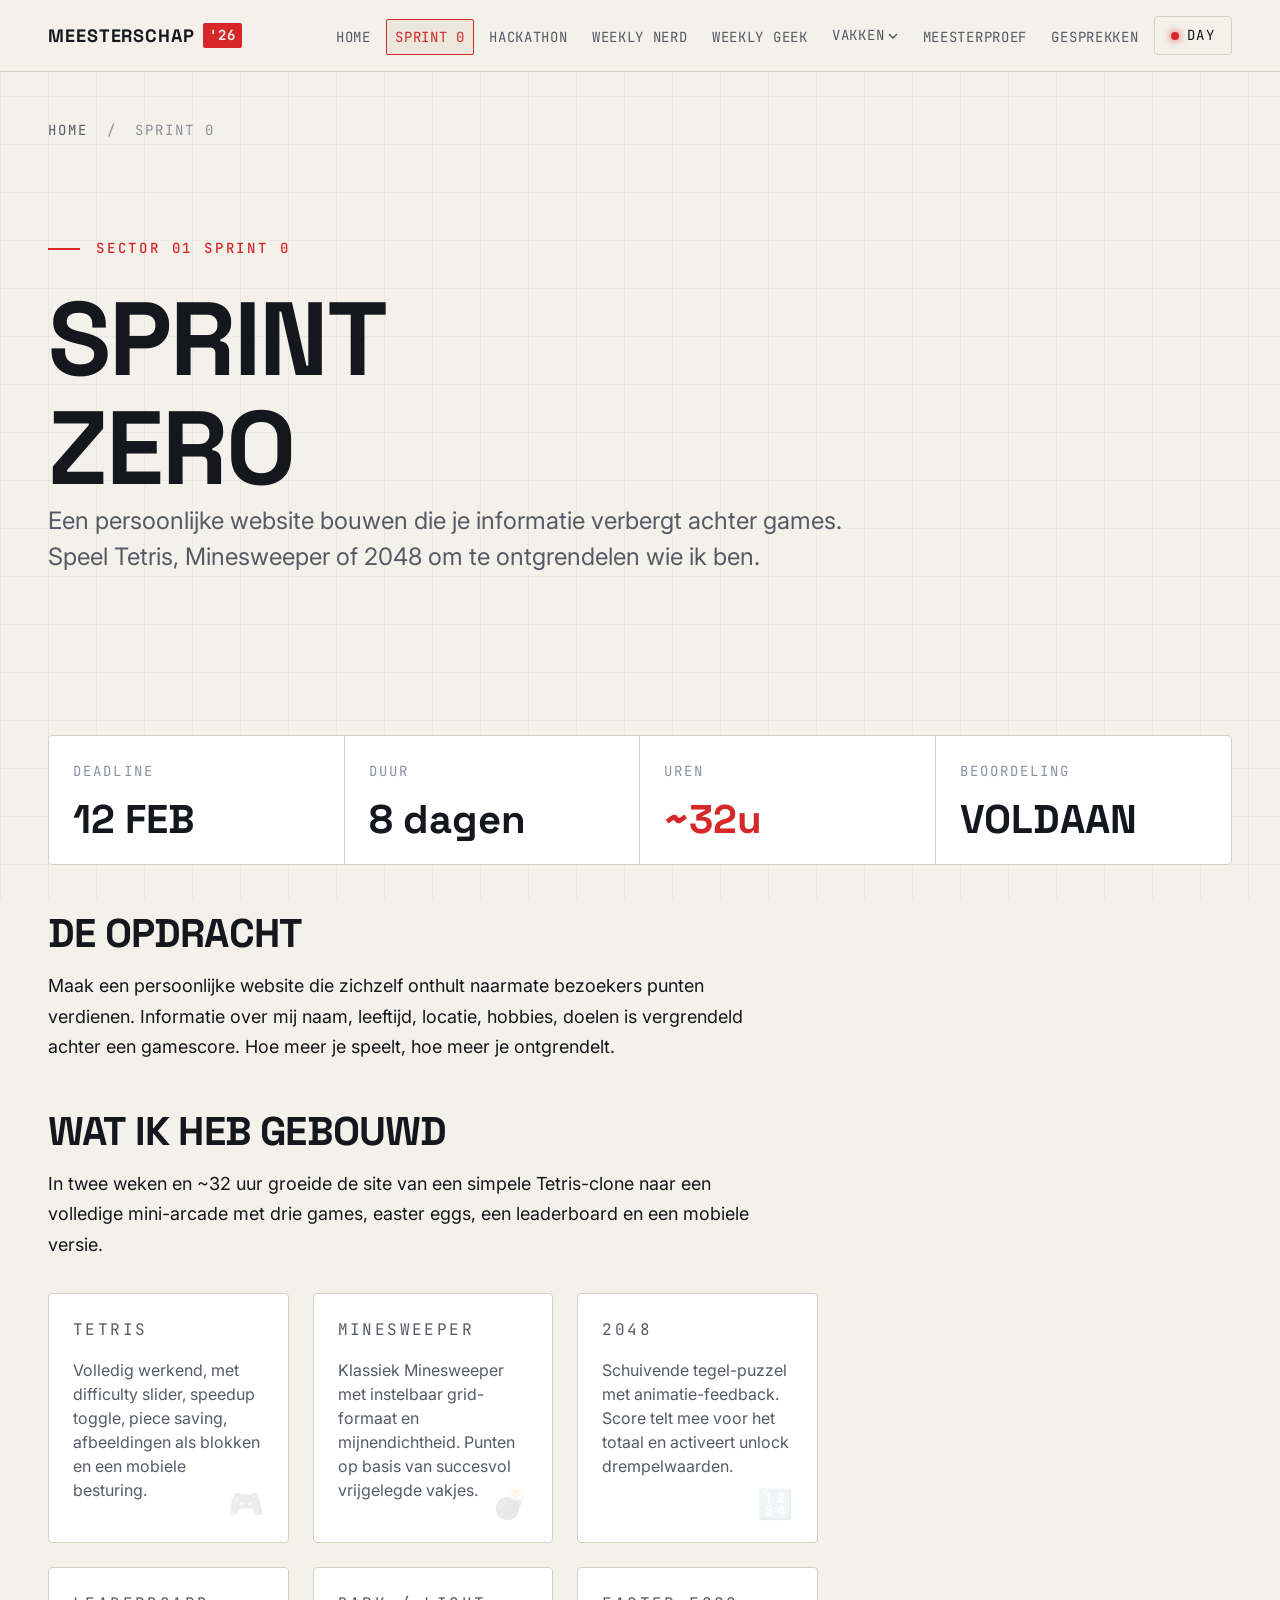
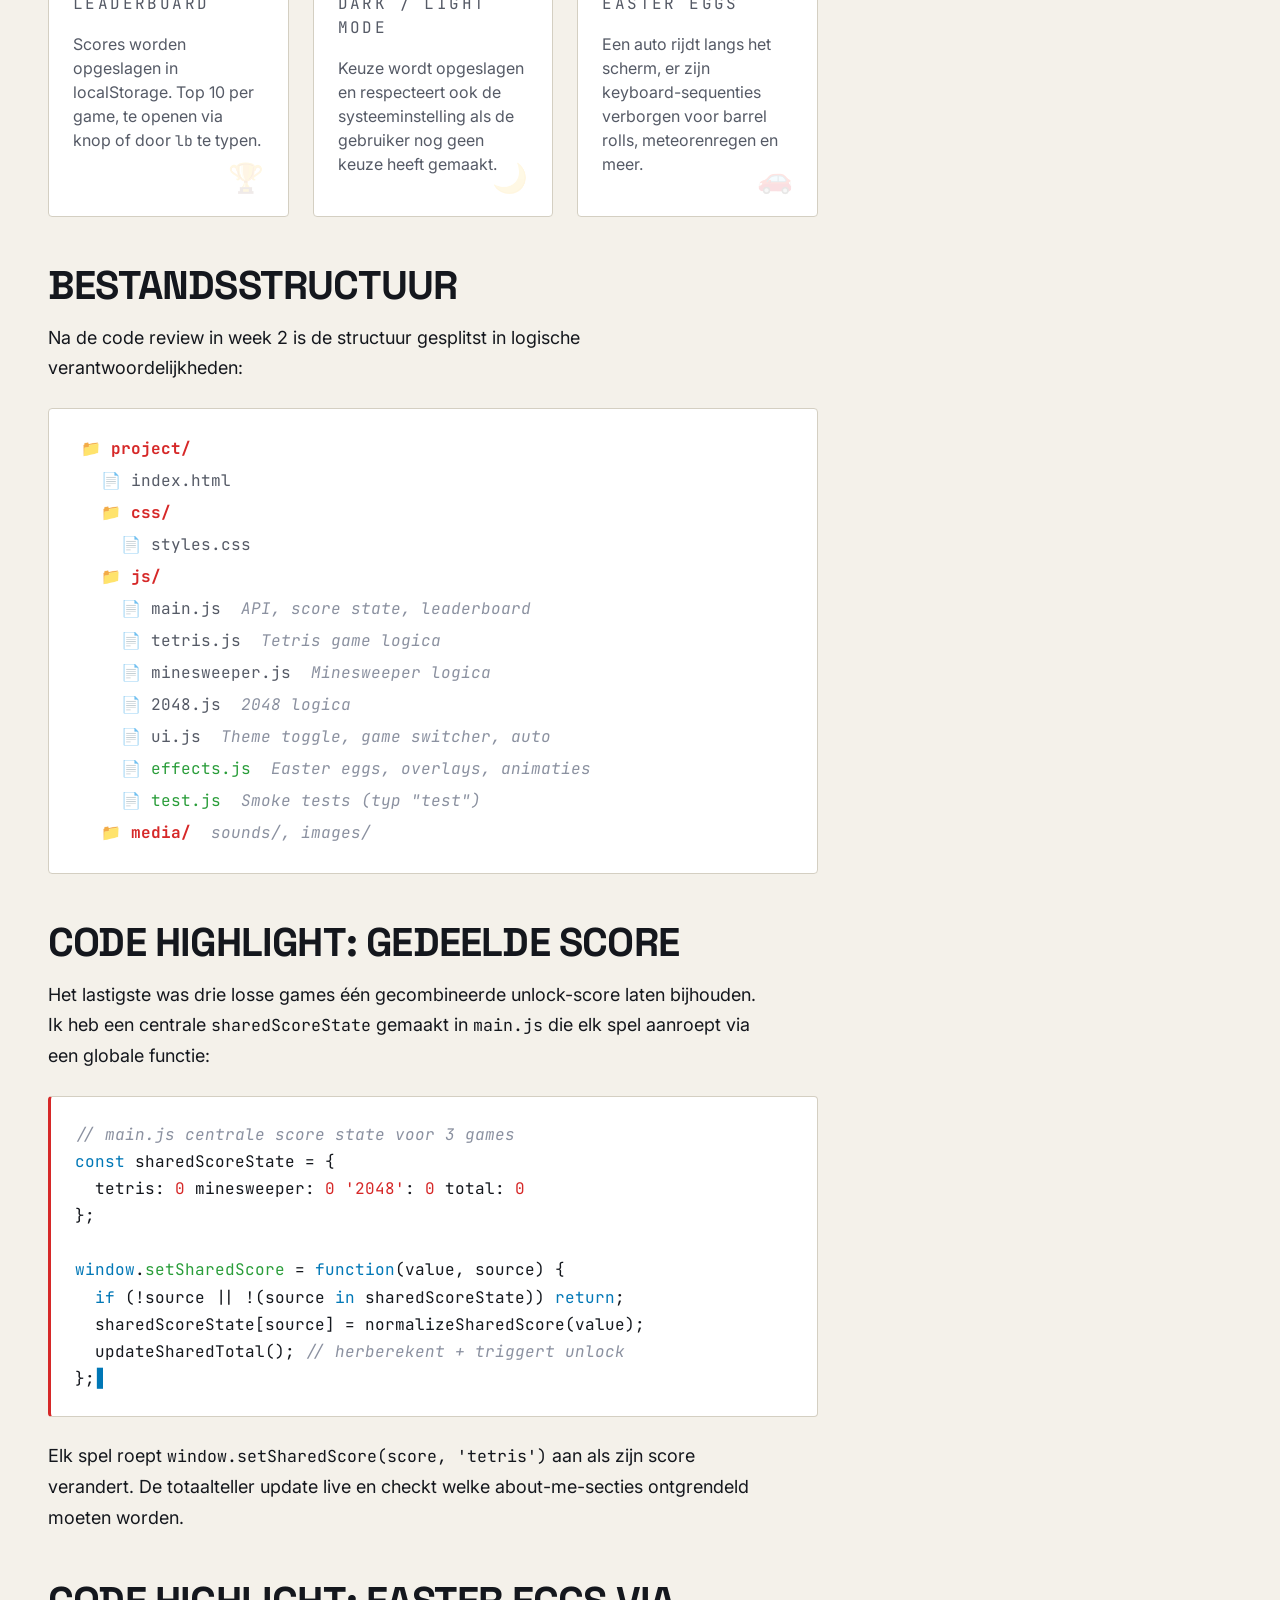
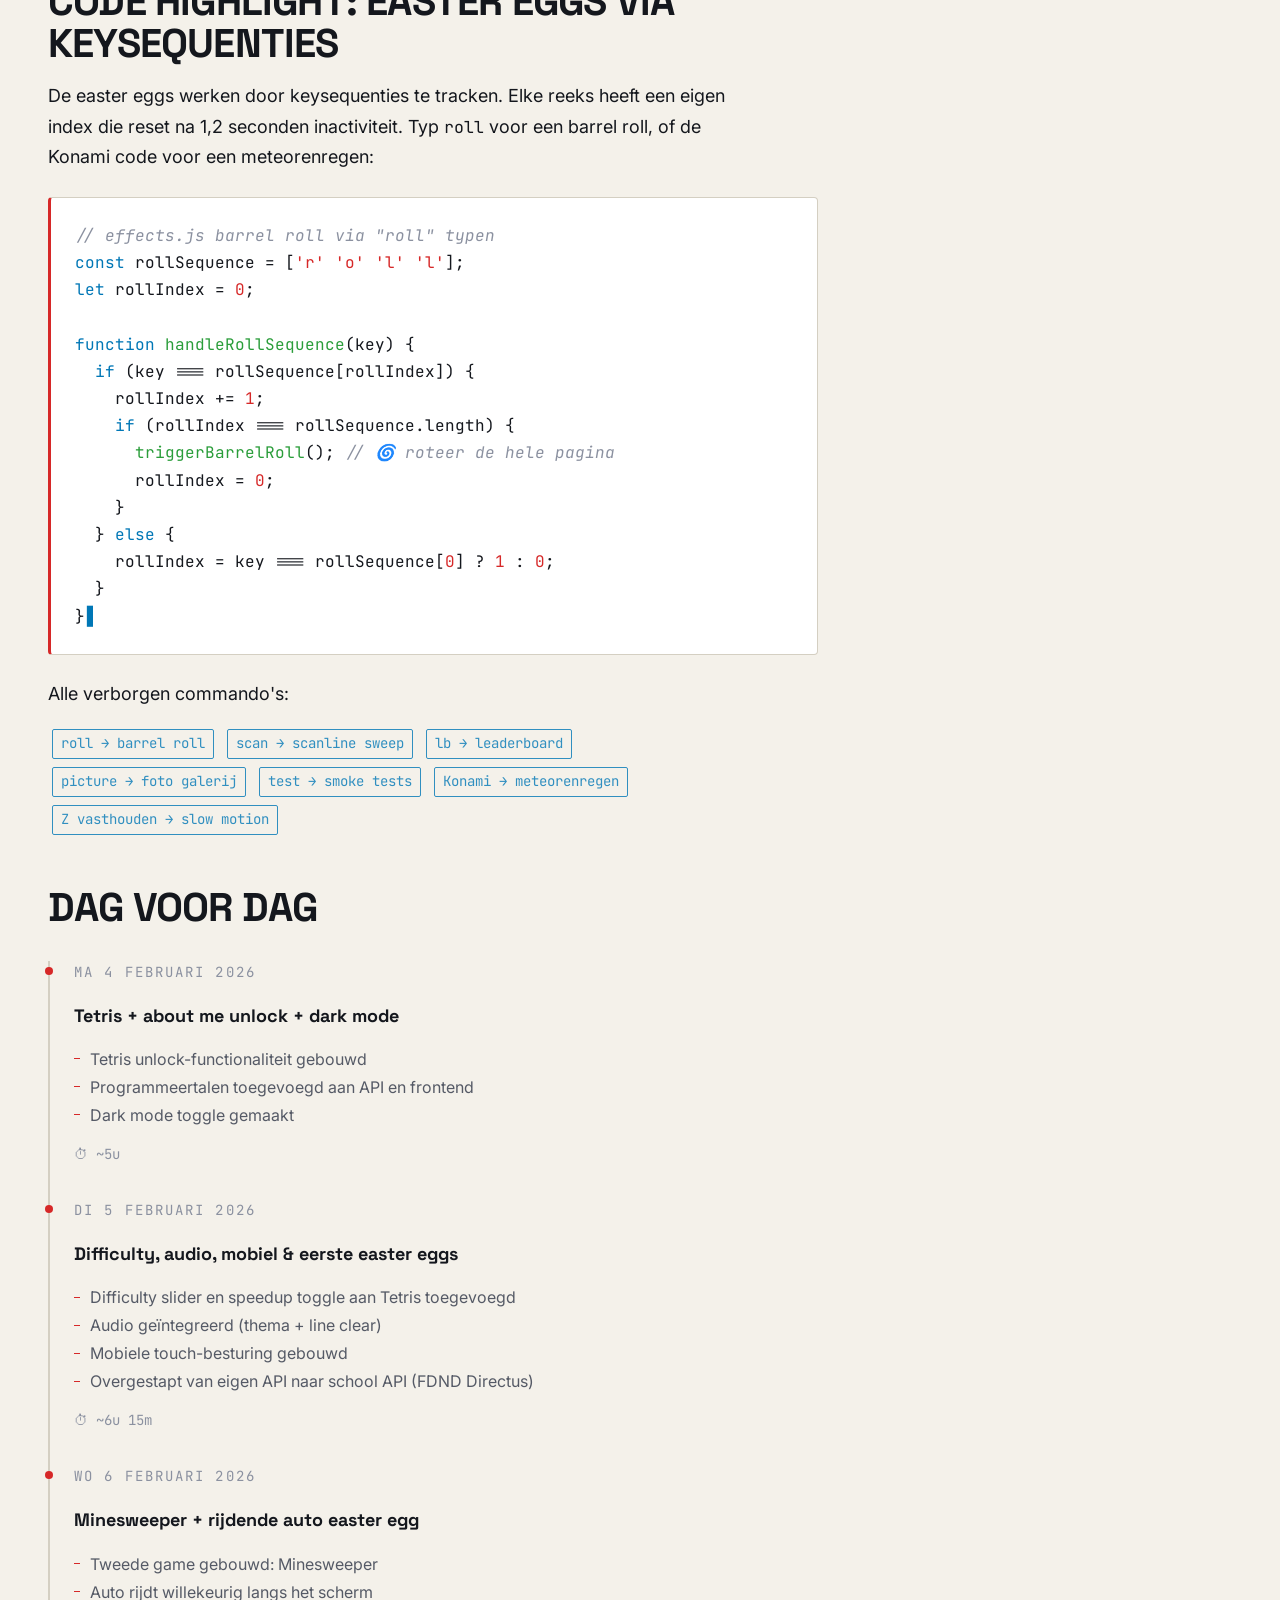
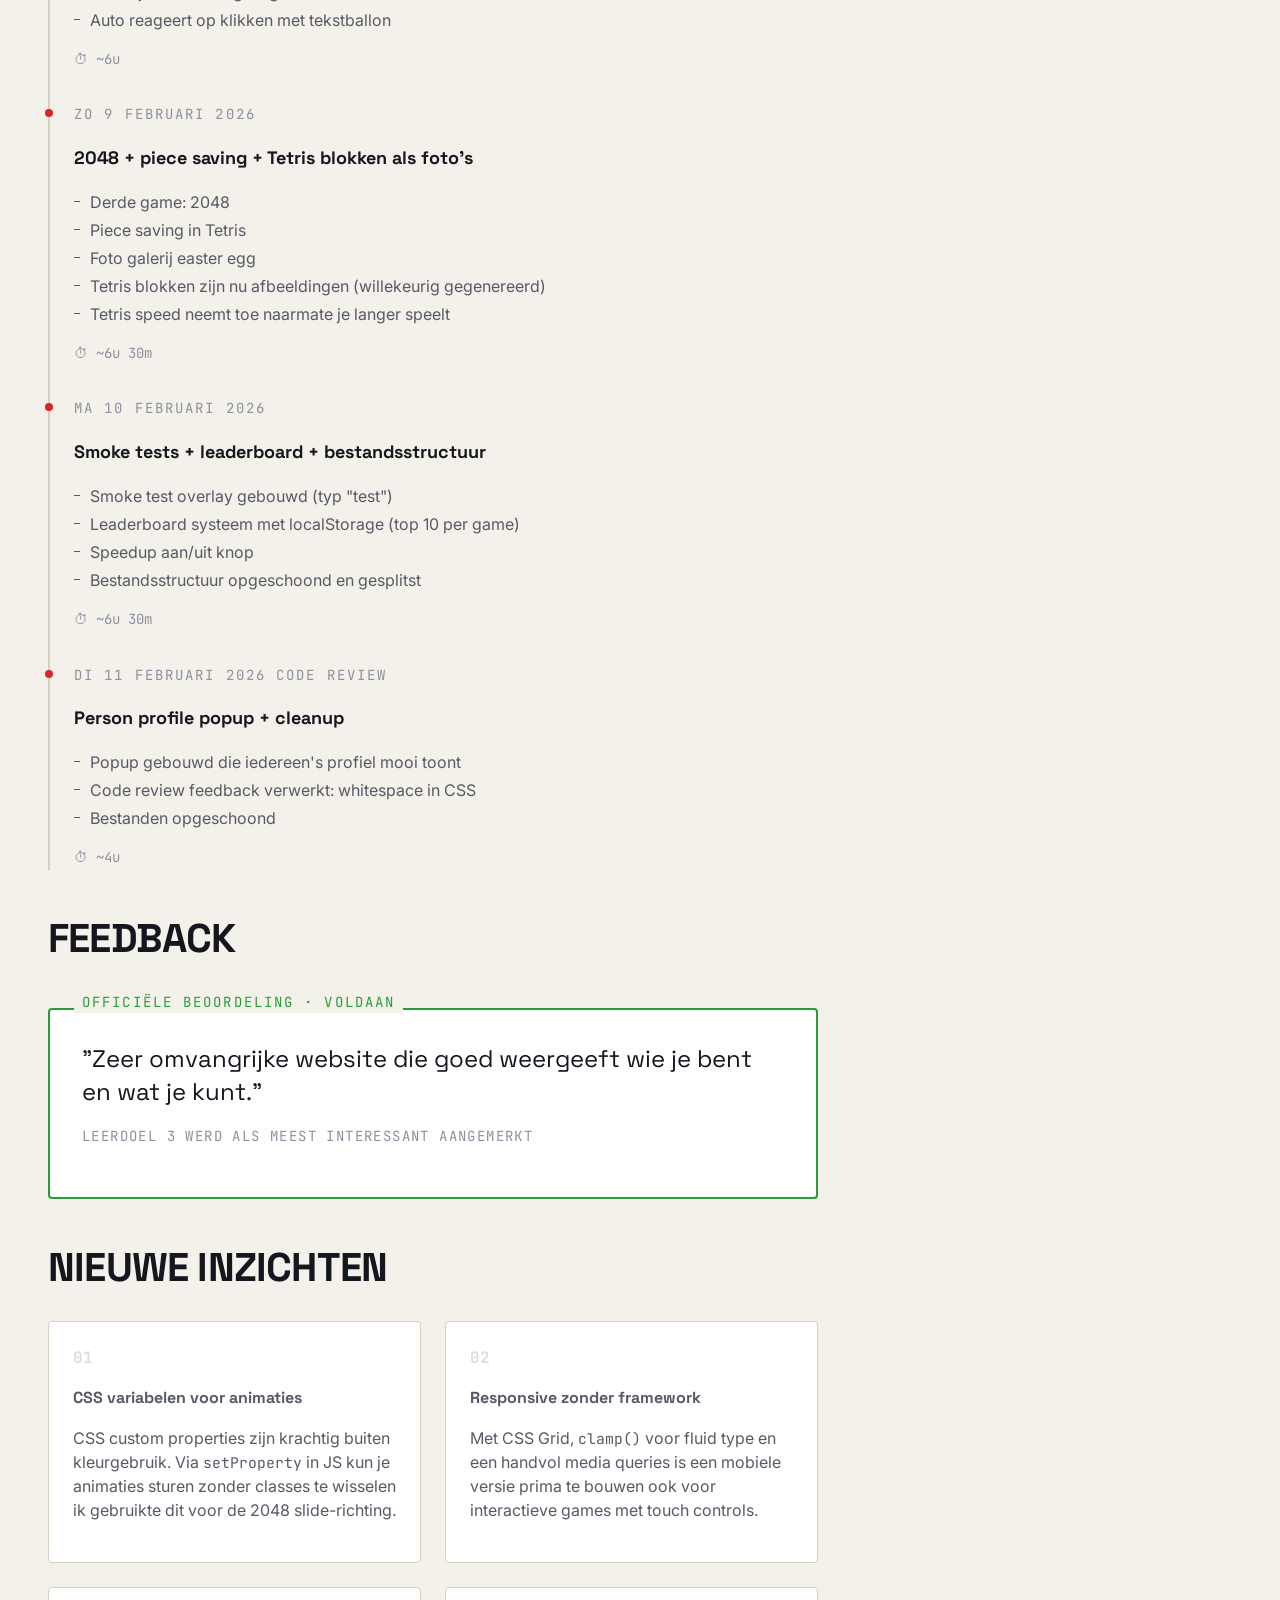
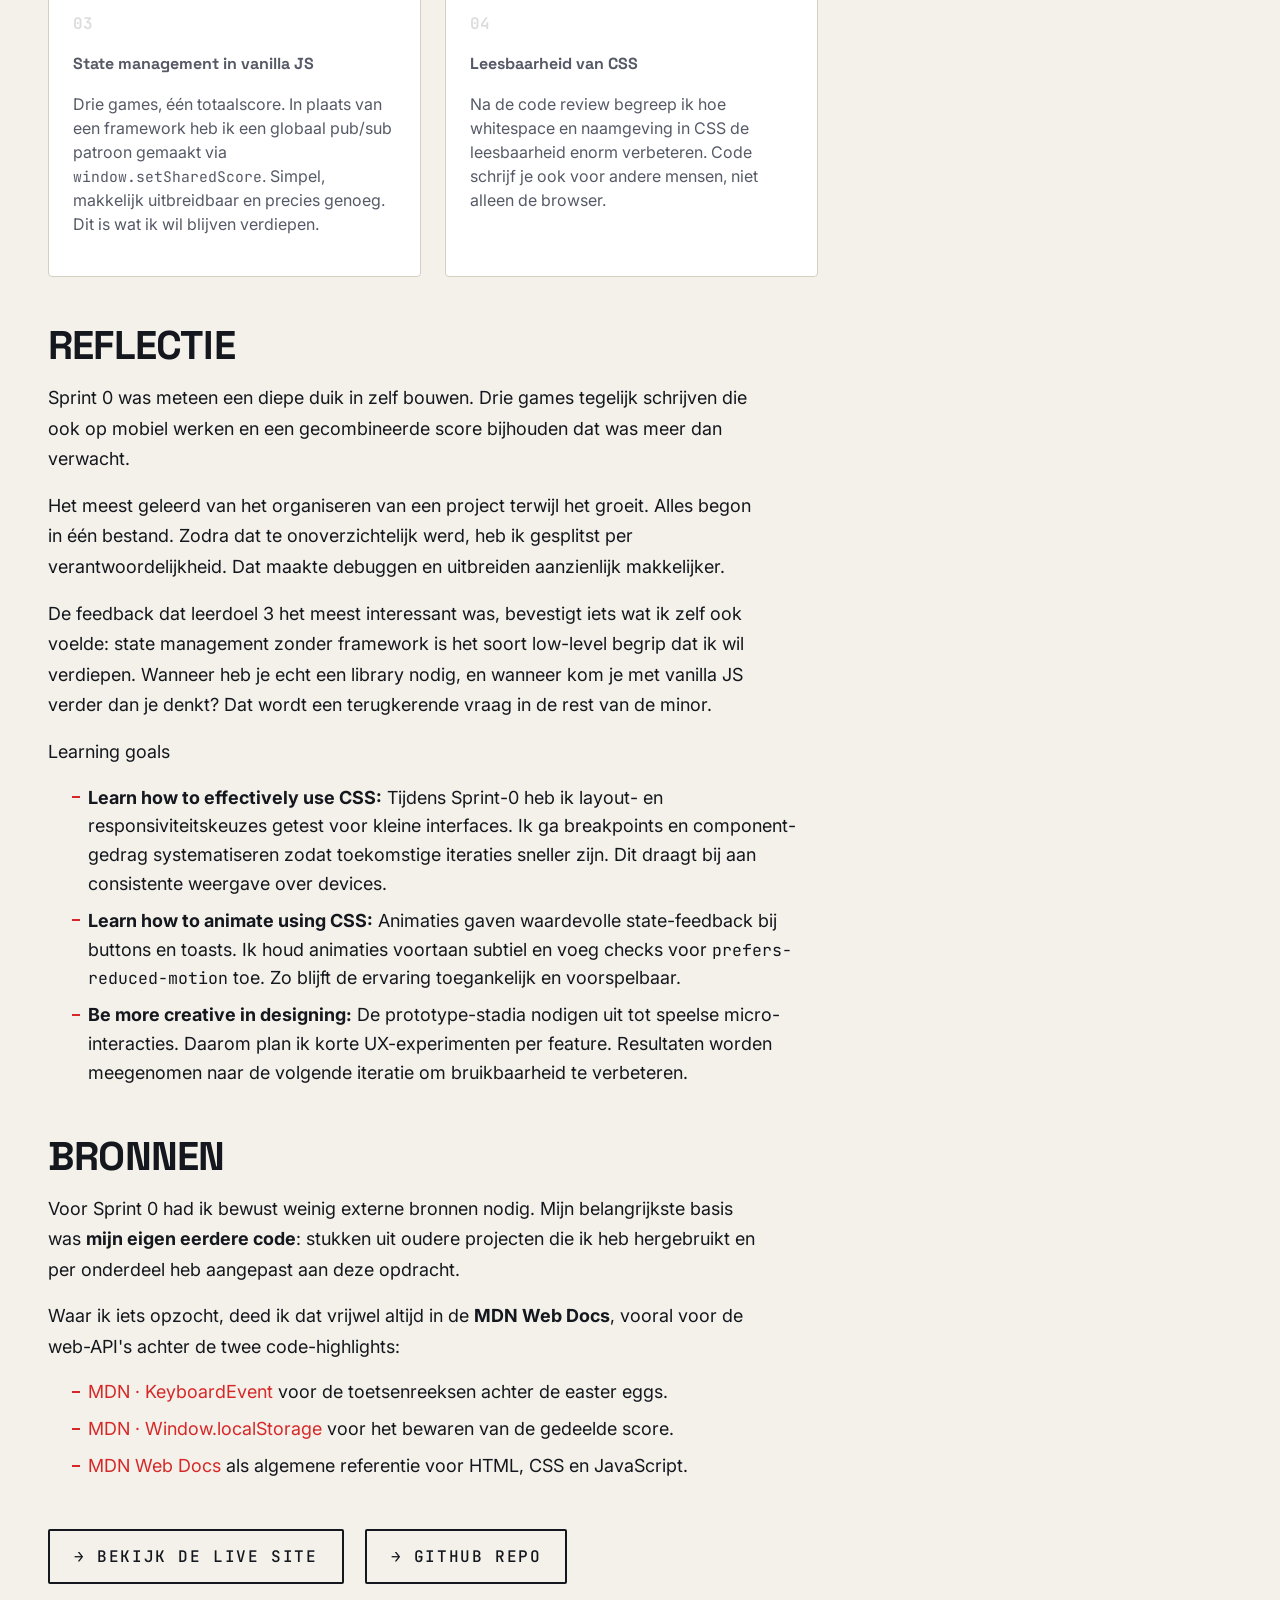
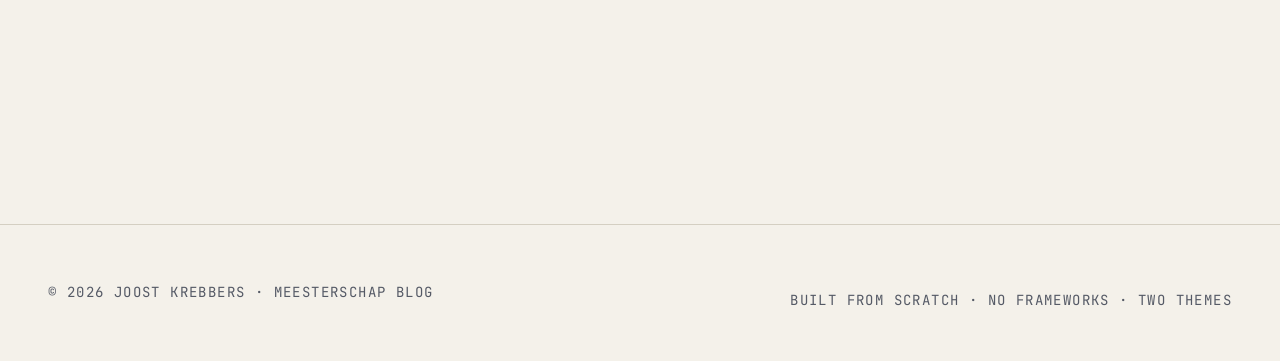
<file: pages/sprint-0.html>
<!DOCTYPE html>
<html lang="nl" data-theme="night">
<head>
  <meta charset="UTF-8" />
  <meta name="viewport" content="width=device-width, initial-scale=1.0" />
<title>Sprint 0 Meesterschap</title>
  <meta name="description" content="Sprint 0: een persoonlijke website bouwen die zichzelf ontsluit via games." />

  <script src="../js/theme-toggle.js"></script>

  <link rel="stylesheet" href="../css/reset.css" />
  <link rel="stylesheet" href="../css/tokens.css" />
  <link rel="stylesheet" href="../css/themes.css" />
  <link rel="stylesheet" href="../css/base.css" />
  <link rel="stylesheet" href="../css/components.css" />
  <link rel="stylesheet" href="../css/sprint-0.css" />

</head>
<body>

  <a href="#main" class="skip-link">Skip naar inhoud</a>

  <header class="nav">
    <div class="container nav__inner">
      <a href="../index.html" class="nav__brand" aria-label="Meesterschap home">
        <span>MEESTERSCHAP</span>
        <span class="nav__brand-tag">'26</span>
      </a>
      <button class="nav__toggle" data-nav-toggle aria-expanded="false" aria-controls="primary-nav" aria-label="Menu openen">
        <svg width="20" height="20" viewBox="0 0 20 20" fill="none" stroke="currentColor" stroke-width="2" aria-hidden="true">
          <line x1="3" y1="6" x2="17" y2="6"/>
          <line x1="3" y1="10" x2="17" y2="10"/>
          <line x1="3" y1="14" x2="17" y2="14"/>
        </svg>
      </button>
      <nav aria-label="Hoofdnavigatie">
        <ul class="nav__list" id="primary-nav" data-nav-list>
          <li><a class="nav__link" href="../index.html">Home</a></li>
          <li><a class="nav__link" href="sprint-0.html" aria-current="page">Sprint 0</a></li>
          <li><a class="nav__link" href="hackathon.html">Hackathon</a></li>
          <li><a class="nav__link" href="weekly-nerd.html">Weekly Nerd</a></li>
          <li><a class="nav__link" href="weekly-geek.html">Weekly Geek</a></li>
          <li class="nav__item--dropdown">
            <button class="nav__dropdown-toggle" data-dropdown-toggle aria-expanded="false" aria-haspopup="true">
              Vakken
              <svg width="10" height="6" viewBox="0 0 10 6" fill="none" stroke="currentColor" stroke-width="1.5" aria-hidden="true"><path d="M1 1l4 4 4-4"/></svg>
            </button>
            <ul class="nav__dropdown" role="menu">
              <li role="none"><a href="vakken.html" role="menuitem">Overzicht</a></li>
              <li role="none"><a href="vakken-css-ttr.html" role="menuitem">CSS to the Rescue <span class="nav__dropdown__score">9,5</span></a></li>
              <li role="none"><a href="vakken-browser-tech.html" role="menuitem">Browser Tech <span class="nav__dropdown__score">10</span></a></li>
              <li role="none"><a href="vakken-hcd.html" role="menuitem">Human Centered Design <span class="nav__dropdown__score">9</span></a></li>
              <li role="none"><a href="vakken-api.html" role="menuitem">API <span class="nav__dropdown__score">10</span></a></li>
            </ul>
          </li>
          <li><a class="nav__link" href="meesterproef.html">Meesterproef</a></li>
          <li><a class="nav__link" href="gesprekken.html">Gesprekken</a></li>
          <li>
            <button class="theme-toggle" data-theme-toggle aria-label="Wissel thema">
              <span class="theme-toggle__indicator" aria-hidden="true"></span>
              <span data-theme-label>Night</span>
            </button>
          </li>
        </ul>
      </nav>
    </div>
  </header>

  <main id="main">
    <div class="container">

      <nav aria-label="Kruimelpad" class="breadcrumb">
        <a href="../index.html">Home</a>
        <span class="breadcrumb__sep">/</span>
        <span>Sprint 0</span>
      </nav>

      <section class="hero fade-in" aria-labelledby="page-title">
        <p class="eyebrow hero__eyebrow">Sector 01 Sprint 0</p>
        <h1 id="page-title">Sprint<br>Zero</h1>
        <p class="hero__lead">
          Een persoonlijke website bouwen die je informatie verbergt achter games.
          Speel Tetris, Minesweeper of 2048 om te ontgrendelen wie ik ben.
        </p>
      </section>

      <div class="data-strip" role="region" aria-label="Sprint info">
        <div class="data-strip__item">
          <p class="data-strip__label">Deadline</p>
          <p class="data-strip__value">12 FEB</p>
        </div>
        <div class="data-strip__item">
          <p class="data-strip__label">Duur</p>
          <p class="data-strip__value">8 dagen</p>
        </div>
        <div class="data-strip__item">
          <p class="data-strip__label">Uren</p>
          <p class="data-strip__value data-strip__value--accent">~32u</p>
        </div>
        <div class="data-strip__item">
          <p class="data-strip__label">Beoordeling</p>
          <p class="data-strip__value">VOLDAAN</p>
        </div>
      </div>

      <article class="prose fade-in">

        <h2>De opdracht</h2>
        <p>
          Maak een persoonlijke website die zichzelf onthult naarmate bezoekers punten verdienen.
        Informatie over mij naam, leeftijd, locatie, hobbies, doelen is vergrendeld achter een gamescore.
          Hoe meer je speelt, hoe meer je ontgrendelt.
        </p>

        <h2>Wat ik heb gebouwd</h2>
        <p>
          In twee weken en ~32 uur groeide de site van een simpele Tetris-clone naar een volledige mini-arcade
          met drie games, easter eggs, een leaderboard en een mobiele versie.
        </p>

        <div class="feature-grid">
          <div class="feature-card" data-icon="🎮">
            <p class="feature-card__title">Tetris</p>
            <p>Volledig werkend, met difficulty slider, speedup toggle, piece saving,
              afbeeldingen als blokken en een mobiele besturing.</p>
          </div>
          <div class="feature-card" data-icon="💣">
            <p class="feature-card__title">Minesweeper</p>
            <p>Klassiek Minesweeper met instelbaar grid-formaat en mijnendichtheid.
              Punten op basis van succesvol vrijgelegde vakjes.</p>
          </div>
          <div class="feature-card" data-icon="🔢">
            <p class="feature-card__title">2048</p>
            <p>Schuivende tegel-puzzel met animatie-feedback. Score telt mee voor het totaal
              en activeert unlock drempelwaarden.</p>
          </div>
          <div class="feature-card" data-icon="🏆">
            <p class="feature-card__title">Leaderboard</p>
            <p>Scores worden opgeslagen in localStorage. Top 10 per game,
              te openen via knop of door <code>lb</code> te typen.</p>
          </div>
          <div class="feature-card" data-icon="🌙">
            <p class="feature-card__title">Dark / light mode</p>
            <p>Keuze wordt opgeslagen en respecteert ook de systeeminstelling
              als de gebruiker nog geen keuze heeft gemaakt.</p>
          </div>
          <div class="feature-card" data-icon="🚗">
            <p class="feature-card__title">Easter eggs</p>
            <p>Een auto rijdt langs het scherm, er zijn keyboard-sequenties verborgen
              voor barrel rolls, meteorenregen en meer.</p>
          </div>
        </div>

        <h2>Bestandsstructuur</h2>
        <p>
          Na de code review in week 2 is de structuur gesplitst in logische verantwoordelijkheden:
        </p>
        <div class="file-tree" role="img" aria-label="Bestandsstructuur van het project">
          <span class="dir">📁 project/</span><br>
          &nbsp;&nbsp;<span class="file">📄 index.html</span><br>
          &nbsp;&nbsp;<span class="dir">📁 css/</span><br>
          &nbsp;&nbsp;&nbsp;&nbsp;<span class="file">📄 styles.css</span><br>
          &nbsp;&nbsp;<span class="dir">📁 js/</span><br>
          &nbsp;&nbsp;&nbsp;&nbsp;<span class="file">📄 main.js</span>&nbsp; <span class="cm">API, score state, leaderboard</span><br>
          &nbsp;&nbsp;&nbsp;&nbsp;<span class="file">📄 tetris.js</span>&nbsp; <span class="cm">Tetris game logica</span><br>
          &nbsp;&nbsp;&nbsp;&nbsp;<span class="file">📄 minesweeper.js</span>&nbsp; <span class="cm">Minesweeper logica</span><br>
          &nbsp;&nbsp;&nbsp;&nbsp;<span class="file">📄 2048.js</span>&nbsp; <span class="cm">2048 logica</span><br>
          &nbsp;&nbsp;&nbsp;&nbsp;<span class="file">📄 ui.js</span>&nbsp; <span class="cm">Theme toggle, game switcher, auto</span><br>
          &nbsp;&nbsp;&nbsp;&nbsp;<span class="new">📄 effects.js</span>&nbsp; <span class="cm">Easter eggs, overlays, animaties</span><br>
          &nbsp;&nbsp;&nbsp;&nbsp;<span class="new">📄 test.js</span>&nbsp; <span class="cm">Smoke tests (typ "test")</span><br>
          &nbsp;&nbsp;<span class="dir">📁 media/</span>&nbsp; <span class="cm">sounds/, images/</span>
        </div>

        <h2>Code highlight: gedeelde score</h2>
        <p>
          Het lastigste was drie losse games één gecombineerde unlock-score laten bijhouden.
          Ik heb een centrale <code>sharedScoreState</code> gemaakt in <code>main.js</code> die elk spel
          aanroept via een globale functie:
        </p>
        <div class="code-block" role="region" aria-label="Code: setSharedScore">
        <pre><span class="cm">// main.js centrale score state voor 3 games</span>
<span class="kw">const</span> sharedScoreState = {
  tetris: <span class="str">0</span> minesweeper: <span class="str">0</span> <span class="str">'2048'</span>: <span class="str">0</span> total: <span class="str">0</span>
};

<span class="kw">window</span>.<span class="fn">setSharedScore</span> = <span class="kw">function</span>(value, source) {
  <span class="kw">if</span> (!source || !(source <span class="kw">in</span> sharedScoreState)) <span class="kw">return</span>;
  sharedScoreState[source] = normalizeSharedScore(value);
  updateSharedTotal(); <span class="cm">// herberekent + triggert unlock</span>
};</pre>
        </div>
        <p>
          Elk spel roept <code>window.setSharedScore(score, 'tetris')</code> aan als zijn score verandert.
          De totaalteller update live en checkt welke about-me-secties ontgrendeld moeten worden.
        </p>

        <h2>Code highlight: easter eggs via keysequenties</h2>
        <p>
          De easter eggs werken door keysequenties te tracken. Elke reeks heeft een eigen index die
          reset na 1,2 seconden inactiviteit. Typ <code>roll</code> voor een barrel roll, of de Konami code
          voor een meteorenregen:
        </p>
        <div class="code-block" role="region" aria-label="Code: barrel roll easter egg">
        <pre><span class="cm">// effects.js barrel roll via "roll" typen</span>
<span class="kw">const</span> rollSequence = [<span class="str">'r'</span> <span class="str">'o'</span> <span class="str">'l'</span> <span class="str">'l'</span>];
<span class="kw">let</span> rollIndex = <span class="str">0</span>;

<span class="kw">function</span> <span class="fn">handleRollSequence</span>(key) {
  <span class="kw">if</span> (key === rollSequence[rollIndex]) {
    rollIndex += <span class="str">1</span>;
    <span class="kw">if</span> (rollIndex === rollSequence.length) {
      <span class="fn">triggerBarrelRoll</span>(); <span class="cm">// 🌀 roteer de hele pagina</span>
      rollIndex = <span class="str">0</span>;
    }
  } <span class="kw">else</span> {
    rollIndex = key === rollSequence[<span class="str">0</span>] ? <span class="str">1</span> : <span class="str">0</span>;
  }
}</pre>
        </div>
        <p>Alle verborgen commando's:</p>
        <p>
          <span class="easter-tag">roll → barrel roll</span>
          <span class="easter-tag">scan → scanline sweep</span>
          <span class="easter-tag">lb → leaderboard</span>
          <span class="easter-tag">picture → foto galerij</span>
          <span class="easter-tag">test → smoke tests</span>
          <span class="easter-tag">Konami → meteorenregen</span>
          <span class="easter-tag">Z vasthouden → slow motion</span>
        </p>

        <h2>Dag voor dag</h2>

        <div class="week-log">

          <div class="week-log__day">
            <p class="week-log__date">Ma 4 februari 2026</p>
            <p class="week-log__heading">Tetris + about me unlock + dark mode</p>
            <ul>
              <li>Tetris unlock-functionaliteit gebouwd</li>
              <li>Programmeertalen toegevoegd aan API en frontend</li>
              <li>Dark mode toggle gemaakt</li>
            </ul>
            <p class="time-badge mt-xs">⏱ ~5u</p>
          </div>

          <div class="week-log__day">
            <p class="week-log__date">Di 5 februari 2026</p>
            <p class="week-log__heading">Difficulty, audio, mobiel &amp; eerste easter eggs</p>
            <ul>
              <li>Difficulty slider en speedup toggle aan Tetris toegevoegd</li>
              <li>Audio geïntegreerd (thema + line clear)</li>
              <li>Mobiele touch-besturing gebouwd</li>
              <li>Overgestapt van eigen API naar school API (FDND Directus)</li>
            </ul>
            <p class="time-badge mt-xs">⏱ ~6u 15m</p>
          </div>

          <div class="week-log__day">
            <p class="week-log__date">Wo 6 februari 2026</p>
            <p class="week-log__heading">Minesweeper + rijdende auto easter egg</p>
            <ul>
              <li>Tweede game gebouwd: Minesweeper</li>
              <li>Auto rijdt willekeurig langs het scherm</li>
              <li>Auto reageert op klikken met tekstballon</li>
            </ul>
            <p class="time-badge mt-xs">⏱ ~6u</p>
          </div>

          <div class="week-log__day">
            <p class="week-log__date">Zo 9 februari 2026</p>
            <p class="week-log__heading">2048 + piece saving + Tetris blokken als foto's</p>
            <ul>
              <li>Derde game: 2048</li>
              <li>Piece saving in Tetris</li>
              <li>Foto galerij easter egg</li>
              <li>Tetris blokken zijn nu afbeeldingen (willekeurig gegenereerd)</li>
              <li>Tetris speed neemt toe naarmate je langer speelt</li>
            </ul>
            <p class="time-badge mt-xs">⏱ ~6u 30m</p>
          </div>

          <div class="week-log__day">
            <p class="week-log__date">Ma 10 februari 2026</p>
            <p class="week-log__heading">Smoke tests + leaderboard + bestandsstructuur</p>
            <ul>
              <li>Smoke test overlay gebouwd (typ "test")</li>
              <li>Leaderboard systeem met localStorage (top 10 per game)</li>
              <li>Speedup aan/uit knop</li>
              <li>Bestandsstructuur opgeschoond en gesplitst</li>
            </ul>
            <p class="time-badge mt-xs">⏱ ~6u 30m</p>
          </div>

          <div class="week-log__day">
            <p class="week-log__date">Di 11 februari 2026 Code Review</p>
            <p class="week-log__heading">Person profile popup + cleanup</p>
            <ul>
              <li>Popup gebouwd die iedereen's profiel mooi toont</li>
              <li>Code review feedback verwerkt: whitespace in CSS</li>
              <li>Bestanden opgeschoond</li>
            </ul>
            <p class="time-badge mt-xs">⏱ ~4u</p>
          </div>

        </div>

        <h2>Feedback</h2>
        <div class="feedback-box">
          <span class="feedback-box__label">Officiële beoordeling · Voldaan</span>
          <blockquote>
            "Zeer omvangrijke website die goed weergeeft wie je bent en wat je kunt."
          </blockquote>
          <p class="feedback-box__author">Leerdoel 3 werd als meest interessant aangemerkt</p>
        </div>

        <h2>Nieuwe inzichten</h2>
        <div class="insight-grid">
          <div class="insight-card">
            <p class="insight-card__num">01</p>
            <p class="insight-card__title">CSS variabelen voor animaties</p>
            <p>CSS custom properties zijn krachtig buiten kleurgebruik. Via <code>setProperty</code> in JS
            kun je animaties sturen zonder classes te wisselen ik gebruikte dit voor de 2048 slide-richting.</p>
          </div>
          <div class="insight-card">
            <p class="insight-card__num">02</p>
            <p class="insight-card__title">Responsive zonder framework</p>
            <p>Met CSS Grid, <code>clamp()</code> voor fluid type en een handvol media queries
            is een mobiele versie prima te bouwen ook voor interactieve games met touch controls.</p>
          </div>
          <div class="insight-card">
            <p class="insight-card__num">03</p>
            <p class="insight-card__title">State management in vanilla JS</p>
            <p>Drie games, één totaalscore. In plaats van een framework heb ik een globaal
              pub/sub patroon gemaakt via <code>window.setSharedScore</code>. Simpel, makkelijk
              uitbreidbaar en precies genoeg. Dit is wat ik wil blijven verdiepen.</p>
          </div>
          <div class="insight-card">
            <p class="insight-card__num">04</p>
            <p class="insight-card__title">Leesbaarheid van CSS</p>
            <p>Na de code review begreep ik hoe whitespace en naamgeving in CSS de leesbaarheid
              enorm verbeteren. Code schrijf je ook voor andere mensen, niet alleen de browser.</p>
          </div>
        </div>

        <h2>Reflectie</h2>
        <p>
          Sprint 0 was meteen een diepe duik in zelf bouwen. Drie games tegelijk schrijven die
        ook op mobiel werken en een gecombineerde score bijhouden dat was meer dan verwacht.
        </p>
        <p>
          Het meest geleerd van het organiseren van een project terwijl het groeit. Alles begon in
          één bestand. Zodra dat te onoverzichtelijk werd, heb ik gesplitst per verantwoordelijkheid.
          Dat maakte debuggen en uitbreiden aanzienlijk makkelijker.
        </p>
        <p>
          De feedback dat leerdoel 3 het meest interessant was, bevestigt iets wat ik zelf ook voelde:
          state management zonder framework is het soort low-level begrip dat ik wil verdiepen.
          Wanneer heb je echt een library nodig, en wanneer kom je met vanilla JS verder dan je denkt?
          Dat wordt een terugkerende vraag in de rest van de minor.
        </p>

        <div class="learning-goals">
            <p class="learning-goals__label">Learning goals</p>
            <ul>
                <li><strong>Learn how to effectively use CSS:</strong> Tijdens Sprint-0 heb ik layout- en responsiviteitskeuzes
                    getest voor kleine interfaces. Ik ga breakpoints en component-gedrag systematiseren zodat toekomstige
                    iteraties sneller zijn. Dit draagt bij aan consistente weergave over devices.</li>
                <li><strong>Learn how to animate using CSS:</strong> Animaties gaven waardevolle state-feedback bij buttons en
                    toasts. Ik houd animaties voortaan subtiel en voeg checks voor <code>prefers-reduced-motion</code> toe. Zo
                    blijft de ervaring toegankelijk en voorspelbaar.</li>
                <li><strong>Be more creative in designing:</strong> De prototype-stadia nodigen uit tot speelse
                    micro-interacties. Daarom plan ik korte UX-experimenten per feature. Resultaten worden meegenomen naar de
                    volgende iteratie om bruikbaarheid te verbeteren.</li>
            </ul>
        </div>

        <h2>Bronnen</h2>
        <p>
          Voor Sprint 0 had ik bewust weinig externe bronnen nodig. Mijn belangrijkste basis was
          <strong>mijn eigen eerdere code</strong>: stukken uit oudere projecten die ik heb hergebruikt en
          per onderdeel heb aangepast aan deze opdracht.
        </p>
        <p>
          Waar ik iets opzocht, deed ik dat vrijwel altijd in de <strong>MDN Web Docs</strong>, vooral voor de
          web-API's achter de twee code-highlights:
        </p>
        <ul>
          <li><a href="https://developer.mozilla.org/en-US/docs/Web/API/KeyboardEvent" target="_blank" rel="noopener noreferrer">MDN · KeyboardEvent</a> voor de toetsenreeksen achter de easter eggs.</li>
          <li><a href="https://developer.mozilla.org/en-US/docs/Web/API/Window/localStorage" target="_blank" rel="noopener noreferrer">MDN · Window.localStorage</a> voor het bewaren van de gedeelde score.</li>
          <li><a href="https://developer.mozilla.org/" target="_blank" rel="noopener noreferrer">MDN Web Docs</a> als algemene referentie voor HTML, CSS en JavaScript.</li>
        </ul>

        <p class="mt-xl">
          <a href="https://jooosty.github.io/Personal-website/" class="btn">→ Bekijk de live site</a>
        <a href="https://github.com/jooosty/Personal-website" target="_blank" class="btn ml-sm">→ GitHub repo</a>
        </p>

      </article>
    </div>
  </main>

  <footer class="footer">
    <div class="container footer__inner">
    <p>© 2026 Joost Krebbers · Meesterschap Blog</p>
      <p>Built from scratch · No frameworks · Two themes</p>
    </div>
  </footer>

</body>
</html>
</file>
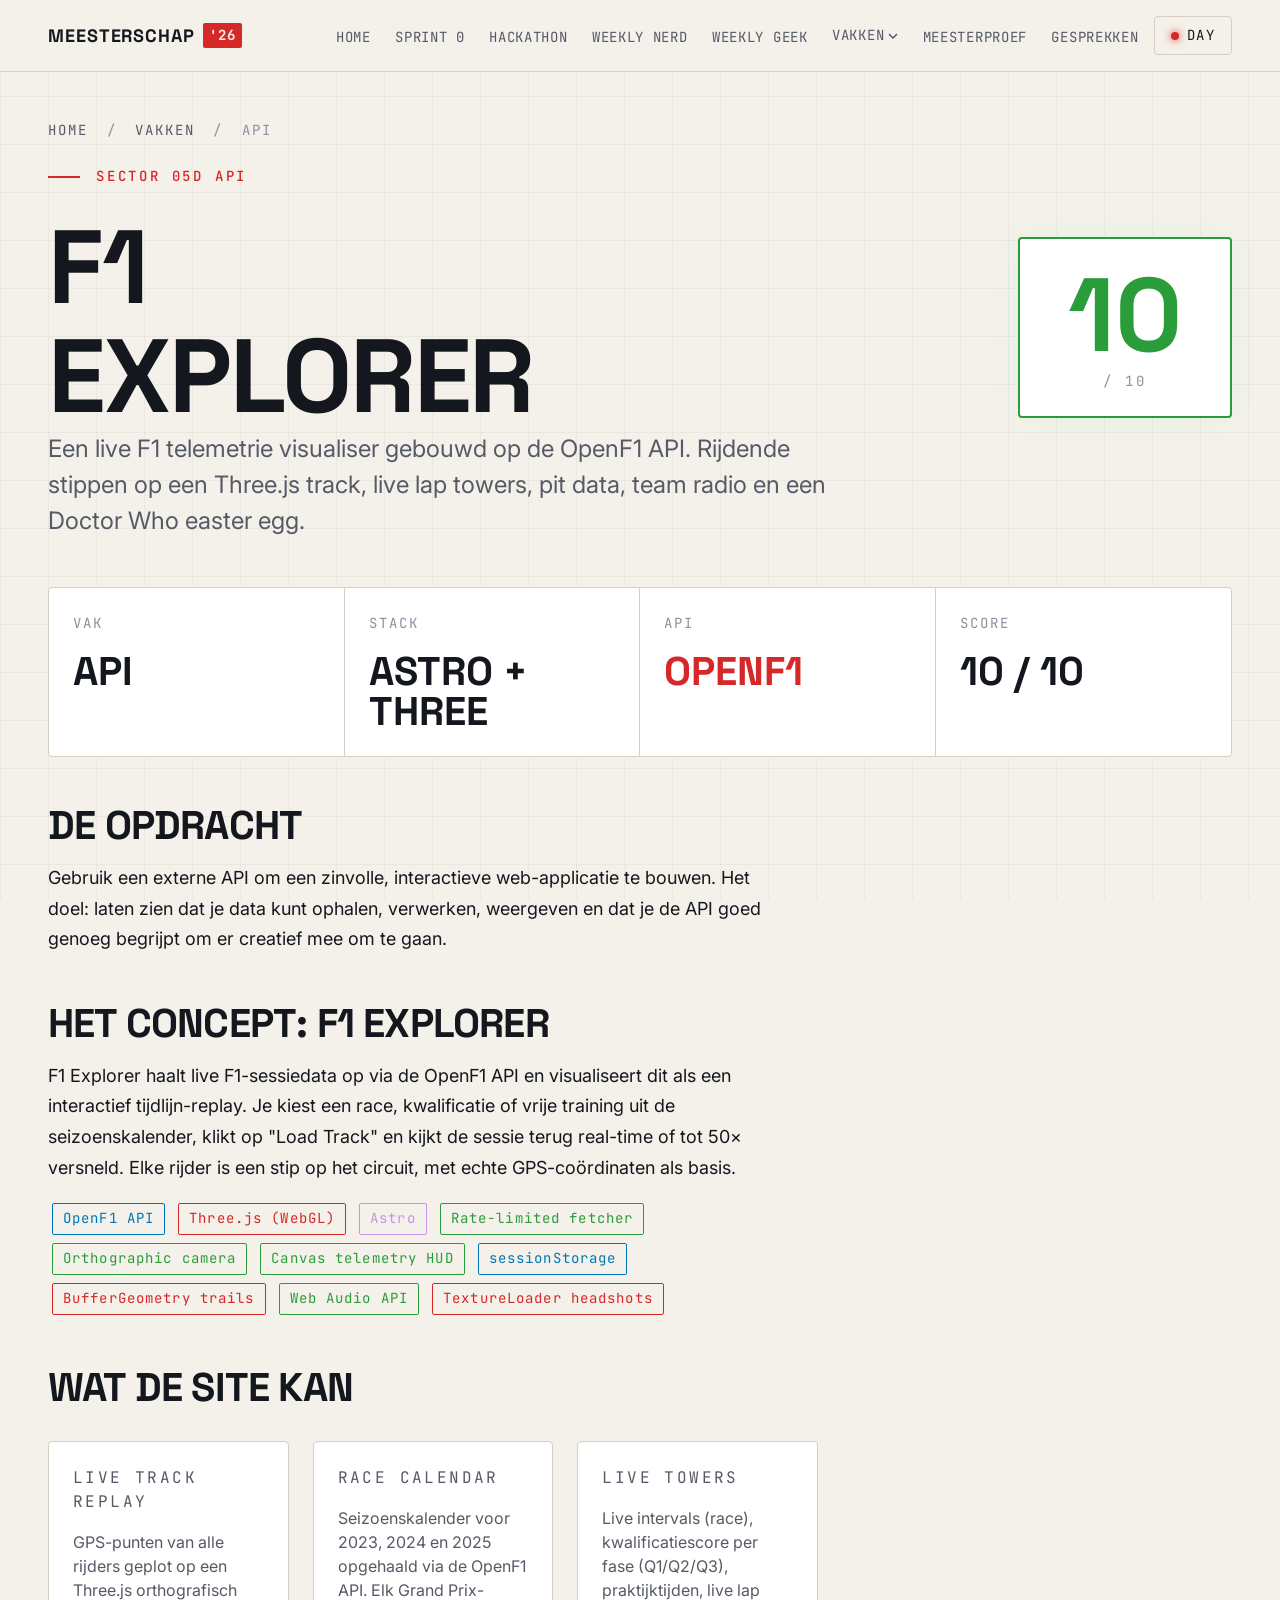
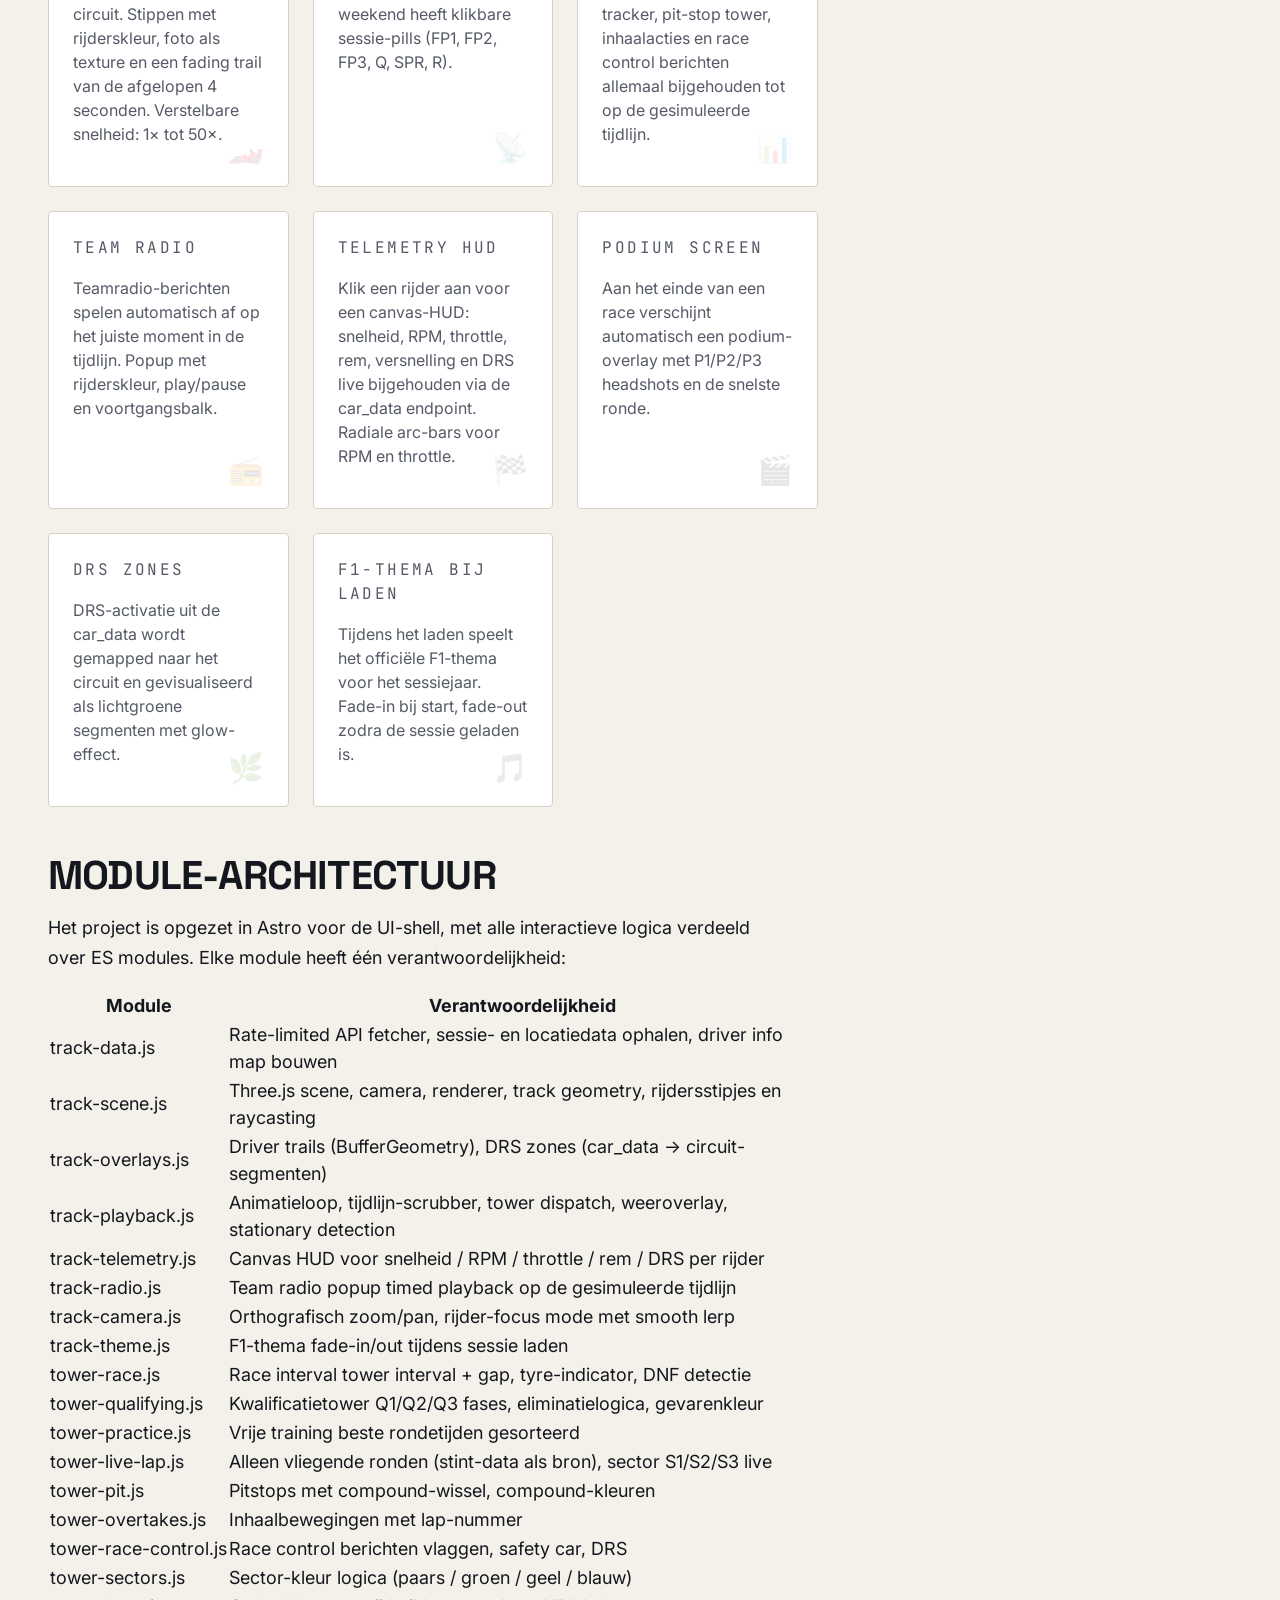
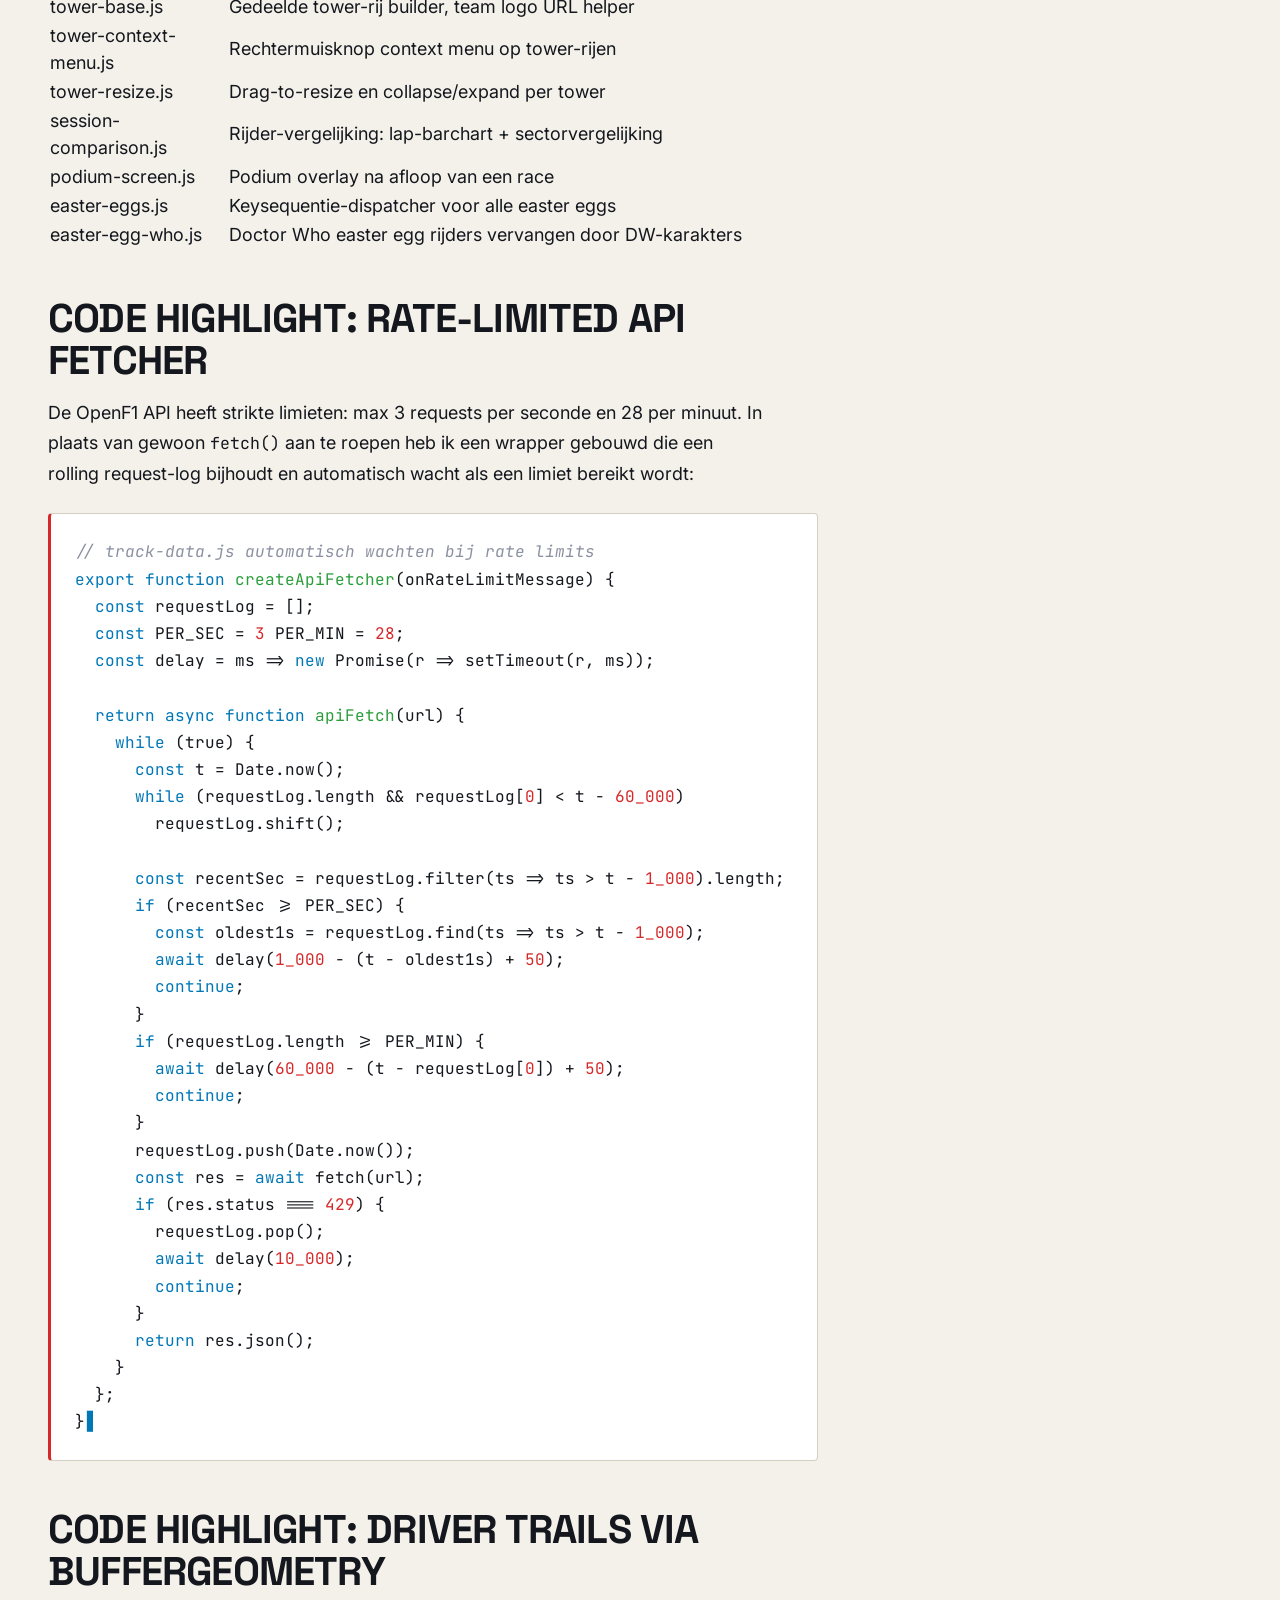
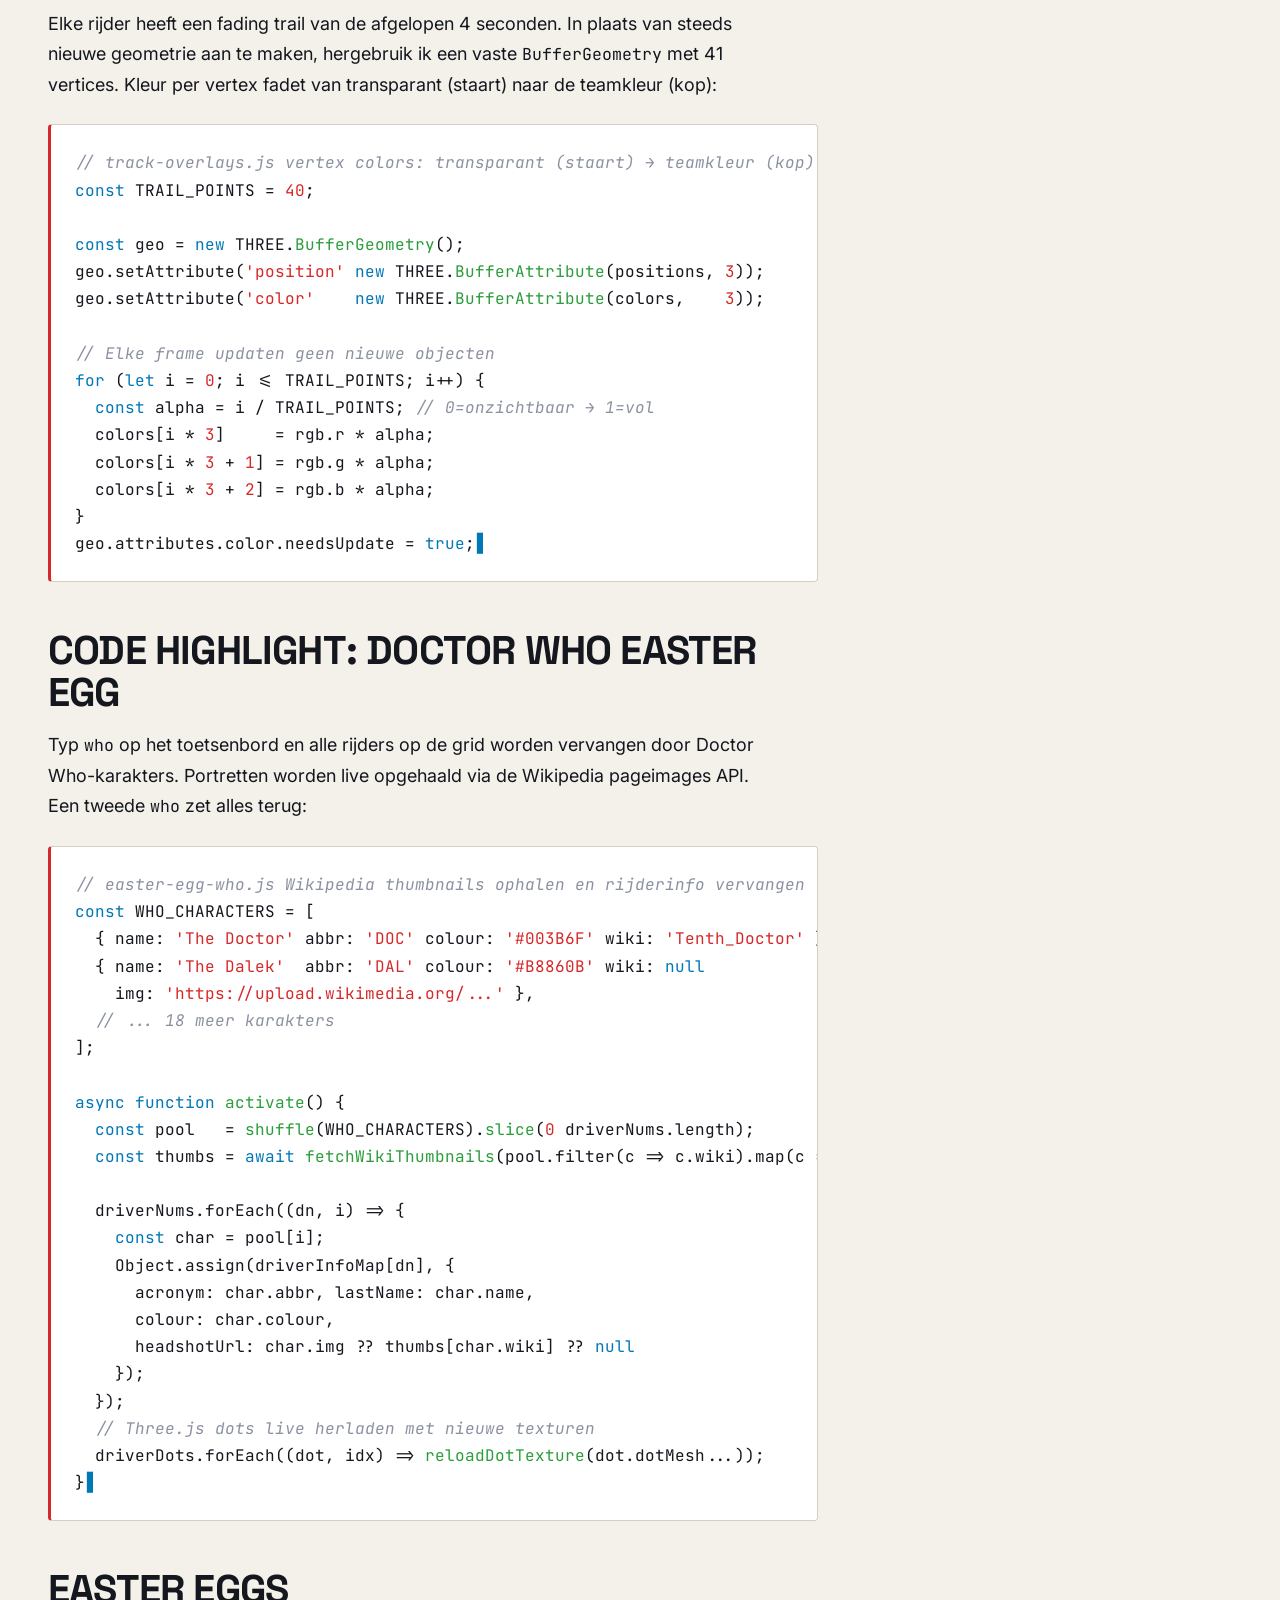
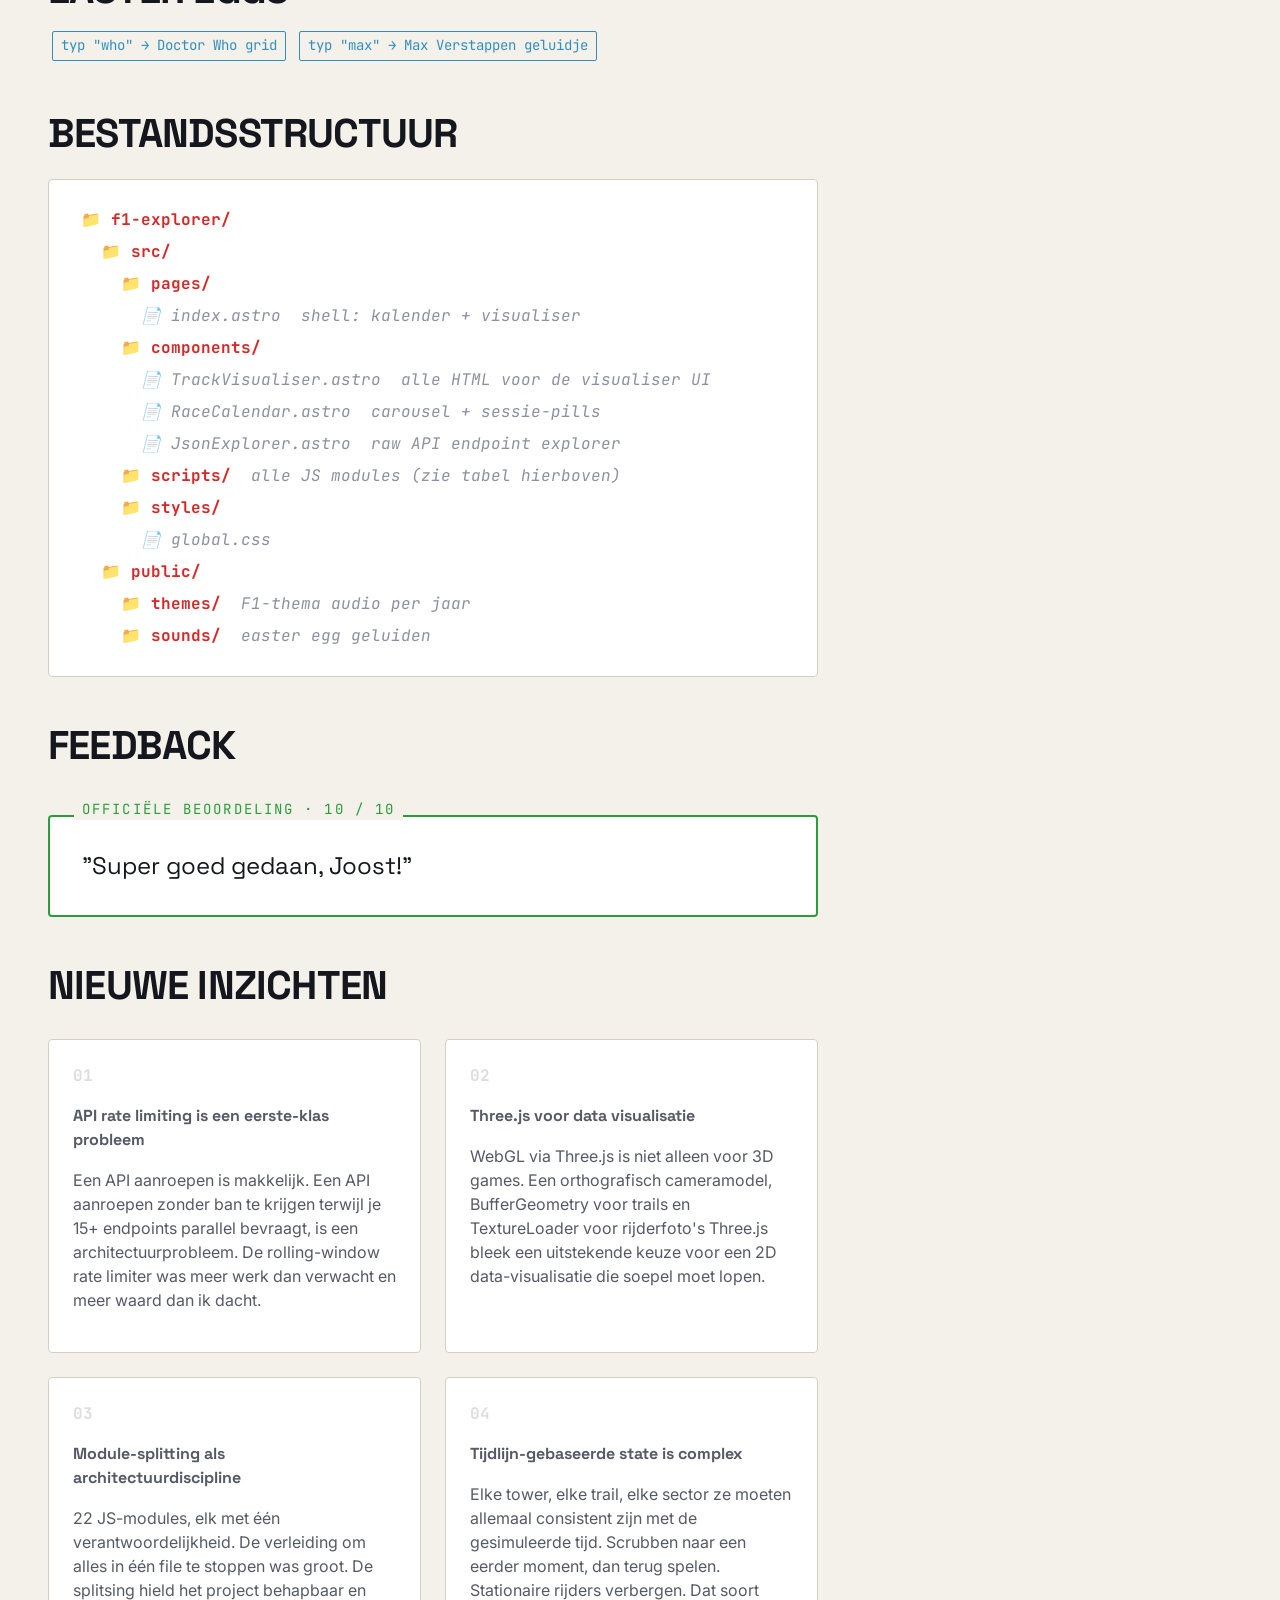
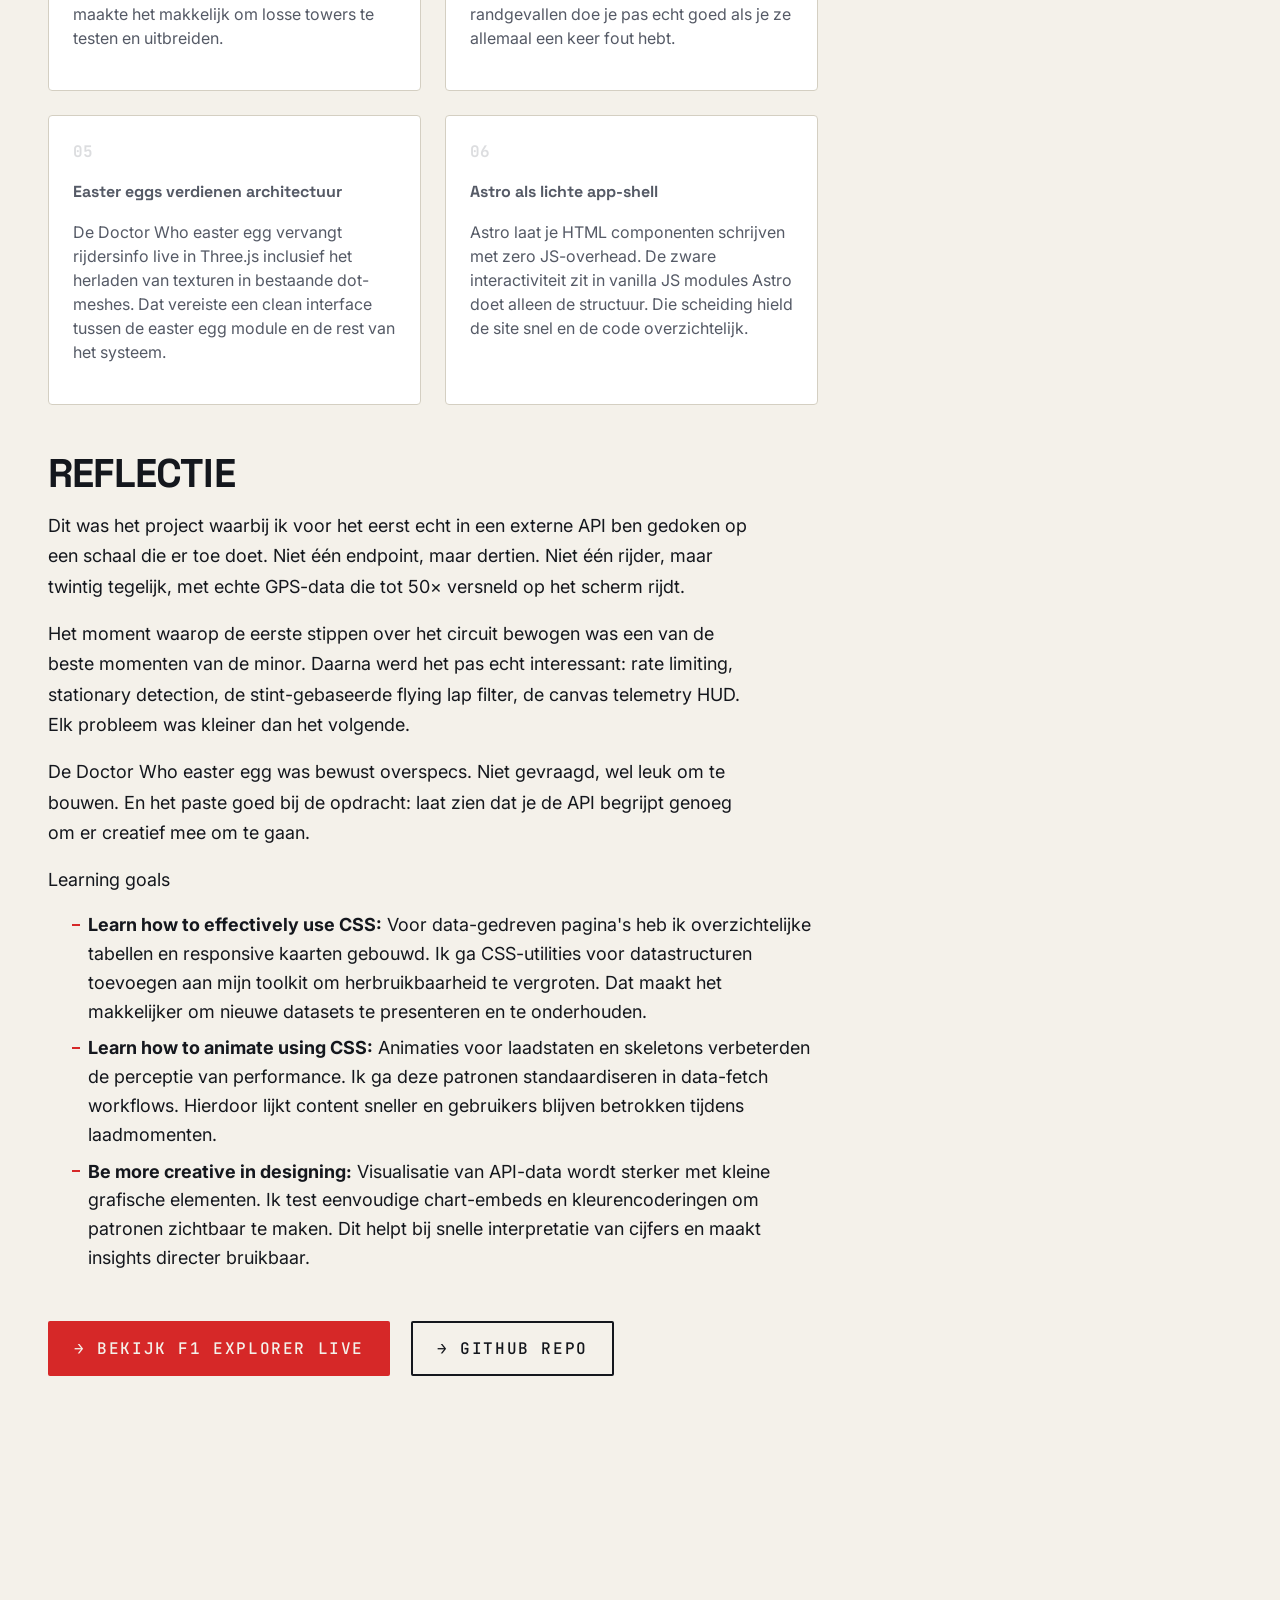
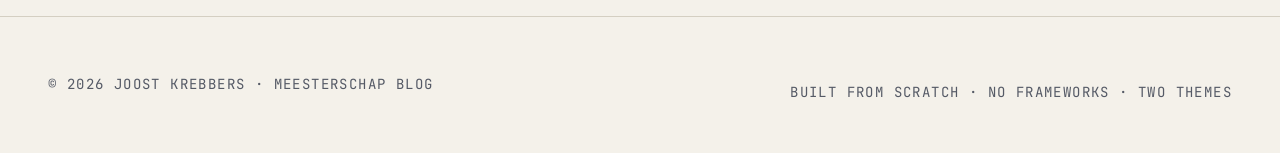
<file: pages/vakken-api.html>
<!DOCTYPE html>
<html lang="nl" data-theme="night">
<head>
  <meta charset="UTF-8" />
  <meta name="viewport" content="width=device-width, initial-scale=1.0" />
<title>API Vakken Meesterschap</title>
<meta name="description" content="API vak: F1 Explorer live telemetrie visualiser op OpenF1. Beoordeling: 10/10." />
  <script src="../js/theme-toggle.js"></script>
  <link rel="stylesheet" href="../css/reset.css" />
  <link rel="stylesheet" href="../css/tokens.css" />
  <link rel="stylesheet" href="../css/themes.css" />
  <link rel="stylesheet" href="../css/base.css" />
  <link rel="stylesheet" href="../css/components.css" />
</head>
<body>

  <a href="#main" class="skip-link">Skip naar inhoud</a>

  <header class="nav">
    <div class="container nav__inner">
      <a href="../index.html" class="nav__brand" aria-label="Meesterschap home">
        <span>MEESTERSCHAP</span>
        <span class="nav__brand-tag">'26</span>
      </a>
      <button class="nav__toggle" data-nav-toggle aria-expanded="false" aria-controls="primary-nav" aria-label="Menu openen">
        <svg width="20" height="20" viewBox="0 0 20 20" fill="none" stroke="currentColor" stroke-width="2" aria-hidden="true">
          <line x1="3" y1="6" x2="17" y2="6"/>
        <line x1="3" y1="10" x2="17" y2="10" />
        </svg>
      </button>
      <nav aria-label="Hoofdnavigatie">
        <ul class="nav__list" id="primary-nav" data-nav-list>
          <li><a class="nav__link" href="../index.html">Home</a></li>
          <li><a class="nav__link" href="sprint-0.html">Sprint 0</a></li>
          <li><a class="nav__link" href="hackathon.html">Hackathon</a></li>
          <li><a class="nav__link" href="weekly-nerd.html">Weekly Nerd</a></li>
          <li><a class="nav__link" href="weekly-geek.html">Weekly Geek</a></li>
          <li class="nav__item--dropdown">
            <button class="nav__dropdown-toggle" data-dropdown-toggle aria-expanded="false" aria-haspopup="true">
              Vakken
              <svg width="10" height="6" viewBox="0 0 10 6" fill="none" stroke="currentColor" stroke-width="1.5" aria-hidden="true"><path d="M1 1l4 4 4-4"/></svg>
            </button>
            <ul class="nav__dropdown" role="menu">
              <li role="none"><a href="vakken.html" role="menuitem">Overzicht</a></li>
              <li role="none"><a href="vakken-css-ttr.html" role="menuitem">CSS to the Rescue <span class="nav__dropdown__score">9,5</span></a></li>
              <li role="none"><a href="vakken-browser-tech.html" role="menuitem">Browser Tech <span class="nav__dropdown__score">10</span></a></li>
              <li role="none"><a href="vakken-hcd.html" role="menuitem">Human Centered Design <span class="nav__dropdown__score">9</span></a></li>
              <li role="none"><a href="vakken-api.html" role="menuitem" aria-current="page">API <span class="nav__dropdown__score">10</span></a></li>
            </ul>
          </li>
          <li><a class="nav__link" href="meesterproef.html">Meesterproef</a></li>
          <li><a class="nav__link" href="gesprekken.html">Gesprekken</a></li>
          <li>
            <button class="theme-toggle" data-theme-toggle aria-label="Wissel thema">
              <span class="theme-toggle__indicator" aria-hidden="true"></span>
              <span data-theme-label>Night</span>
            </button>
          </li>
        </ul>
      </nav>
    </div>
  </header>

  <main id="main">
    <div class="container">

      <nav aria-label="Kruimelpad" class="breadcrumb">
        <a href="../index.html">Home</a>
        <span class="breadcrumb__sep">/</span>
        <a href="vakken.html">Vakken</a>
        <span class="breadcrumb__sep">/</span>
        <span>API</span>
      </nav>

      <div class="hero-row">
        <section class="hero fade-in" aria-labelledby="page-title">
        <p class="eyebrow hero__eyebrow">Sector 05d API</p>
          <h1 id="page-title">F1<br>Explorer</h1>
          <p class="hero__lead">
            Een live F1 telemetrie visualiser gebouwd op de OpenF1 API.
            Rijdende stippen op een Three.js track, live lap towers, pit data,
            team radio en een Doctor Who easter egg.
          </p>
        </section>
        <div class="hero-score">
          <div class="score-badge fade-in" role="img" aria-label="Beoordeling: 10 uit 10">
            <span class="score-badge__number">10</span>
            <span class="score-badge__label">/ 10</span>
          </div>
        </div>
      </div>

      <div class="data-strip" role="region" aria-label="Vak info">
        <div class="data-strip__item">
          <p class="data-strip__label">Vak</p>
          <p class="data-strip__value">API</p>
        </div>
        <div class="data-strip__item">
          <p class="data-strip__label">Stack</p>
          <p class="data-strip__value">ASTRO + THREE</p>
        </div>
        <div class="data-strip__item">
          <p class="data-strip__label">API</p>
          <p class="data-strip__value data-strip__value--accent">OPENF1</p>
        </div>
        <div class="data-strip__item">
          <p class="data-strip__label">Score</p>
          <p class="data-strip__value">10 / 10</p>
        </div>
      </div>

      <article class="prose fade-in">

        <h2>De opdracht</h2>
        <p>
          Gebruik een externe API om een zinvolle, interactieve web-applicatie te bouwen.
        Het doel: laten zien dat je data kunt ophalen, verwerken, weergeven en dat je
          de API goed genoeg begrijpt om er creatief mee om te gaan.
        </p>

        <h2>Het concept: F1 Explorer</h2>
        <p>
          F1 Explorer haalt live F1-sessiedata op via de OpenF1 API en visualiseert dit
          als een interactief tijdlijn-replay. Je kiest een race, kwalificatie of vrije training
        uit de seizoenskalender, klikt op "Load Track" en kijkt de sessie terug real-time
          of tot 50× versneld. Elke rijder is een stip op het circuit, met echte GPS-coördinaten
          als basis.
        </p>

        <p>
          <span class="tech-tag tech-tag--api">OpenF1 API</span>
          <span class="tech-tag tech-tag--three">Three.js (WebGL)</span>
          <span class="tech-tag tech-tag--astro">Astro</span>
          <span class="tech-tag tech-tag--feature">Rate-limited fetcher</span>
          <span class="tech-tag tech-tag--feature">Orthographic camera</span>
          <span class="tech-tag tech-tag--feature">Canvas telemetry HUD</span>
          <span class="tech-tag tech-tag--api">sessionStorage</span>
          <span class="tech-tag tech-tag--three">BufferGeometry trails</span>
          <span class="tech-tag tech-tag--feature">Web Audio API</span>
          <span class="tech-tag tech-tag--three">TextureLoader headshots</span>
        </p>

        <h2>Wat de site kan</h2>

        <div class="feature-grid">
          <div class="feature-card" data-icon="🏎️">
            <p class="feature-card__title">Live track replay</p>
            <p>GPS-punten van alle rijders geplot op een Three.js orthografisch circuit.
              Stippen met rijderskleur, foto als texture en een fading trail van de afgelopen 4 seconden.
              Verstelbare snelheid: 1× tot 50×.</p>
          </div>
          <div class="feature-card" data-icon="📡">
            <p class="feature-card__title">Race calendar</p>
            <p>Seizoenskalender voor 2023, 2024 en 2025 opgehaald via de OpenF1 API.
              Elk Grand Prix-weekend heeft klikbare sessie-pills (FP1, FP2, FP3, Q, SPR, R).</p>
          </div>
          <div class="feature-card" data-icon="📊">
            <p class="feature-card__title">Live towers</p>
            <p>Live intervals (race), kwalificatiescore per fase (Q1/Q2/Q3), praktijktijden,
            live lap tracker, pit-stop tower, inhaalacties en race control berichten allemaal
              bijgehouden tot op de gesimuleerde tijdlijn.</p>
          </div>
          <div class="feature-card" data-icon="📻">
            <p class="feature-card__title">Team radio</p>
            <p>Teamradio-berichten spelen automatisch af op het juiste moment in de tijdlijn.
              Popup met rijderskleur, play/pause en voortgangsbalk.</p>
          </div>
          <div class="feature-card" data-icon="🏁">
            <p class="feature-card__title">Telemetry HUD</p>
            <p>Klik een rijder aan voor een canvas-HUD: snelheid, RPM, throttle, rem, versnelling
            en DRS live bijgehouden via de car_data endpoint. Radiale arc-bars voor RPM en throttle.</p>
          </div>
          <div class="feature-card" data-icon="🎬">
            <p class="feature-card__title">Podium screen</p>
            <p>Aan het einde van een race verschijnt automatisch een podium-overlay met
              P1/P2/P3 headshots en de snelste ronde.</p>
          </div>
          <div class="feature-card" data-icon="🌿">
            <p class="feature-card__title">DRS zones</p>
            <p>DRS-activatie uit de car_data wordt gemapped naar het circuit en gevisualiseerd
              als lichtgroene segmenten met glow-effect.</p>
          </div>
          <div class="feature-card" data-icon="🎵">
            <p class="feature-card__title">F1-thema bij laden</p>
            <p>Tijdens het laden speelt het officiële F1-thema voor het sessiejaar.
              Fade-in bij start, fade-out zodra de sessie geladen is.</p>
          </div>
        </div>

        <h2>Module-architectuur</h2>
        <p>
          Het project is opgezet in Astro voor de UI-shell, met alle interactieve logica
          verdeeld over ES modules. Elke module heeft één verantwoordelijkheid:
        </p>

        <table class="module-table" aria-label="Module-overzicht">
          <thead>
            <tr>
              <th scope="col">Module</th>
              <th scope="col">Verantwoordelijkheid</th>
            </tr>
          </thead>
          <tbody>
            <tr><td>track-data.js</td><td>Rate-limited API fetcher, sessie- en locatiedata ophalen, driver info map bouwen</td></tr>
            <tr><td>track-scene.js</td><td>Three.js scene, camera, renderer, track geometry, rijdersstipjes en raycasting</td></tr>
            <tr><td>track-overlays.js</td><td>Driver trails (BufferGeometry), DRS zones (car_data → circuit-segmenten)</td></tr>
            <tr><td>track-playback.js</td><td>Animatieloop, tijdlijn-scrubber, tower dispatch, weeroverlay, stationary detection</td></tr>
            <tr><td>track-telemetry.js</td><td>Canvas HUD voor snelheid / RPM / throttle / rem / DRS per rijder</td></tr>
            <tr>
                <td>track-radio.js</td>
                <td>Team radio popup timed playback op de gesimuleerde tijdlijn</td>
            </tr>
            <tr><td>track-camera.js</td><td>Orthografisch zoom/pan, rijder-focus mode met smooth lerp</td></tr>
            <tr><td>track-theme.js</td><td>F1-thema fade-in/out tijdens sessie laden</td></tr>
            <tr>
                <td>tower-race.js</td>
                <td>Race interval tower interval + gap, tyre-indicator, DNF detectie</td>
            </tr>
            <tr>
                <td>tower-qualifying.js</td>
                <td>Kwalificatietower Q1/Q2/Q3 fases, eliminatielogica, gevarenkleur</td>
            </tr>
            <tr>
                <td>tower-practice.js</td>
                <td>Vrije training beste rondetijden gesorteerd</td>
            </tr>
            <tr><td>tower-live-lap.js</td><td>Alleen vliegende ronden (stint-data als bron), sector S1/S2/S3 live</td></tr>
            <tr><td>tower-pit.js</td><td>Pitstops met compound-wissel, compound-kleuren</td></tr>
            <tr><td>tower-overtakes.js</td><td>Inhaalbewegingen met lap-nummer</td></tr>
            <tr>
                <td>tower-race-control.js</td>
                <td>Race control berichten vlaggen, safety car, DRS</td>
            </tr>
            <tr><td>tower-sectors.js</td><td>Sector-kleur logica (paars / groen / geel / blauw)</td></tr>
            <tr><td>tower-base.js</td><td>Gedeelde tower-rij builder, team logo URL helper</td></tr>
            <tr><td>tower-context-menu.js</td><td>Rechtermuisknop context menu op tower-rijen</td></tr>
            <tr><td>tower-resize.js</td><td>Drag-to-resize en collapse/expand per tower</td></tr>
            <tr><td>session-comparison.js</td><td>Rijder-vergelijking: lap-barchart + sectorvergelijking</td></tr>
            <tr><td>podium-screen.js</td><td>Podium overlay na afloop van een race</td></tr>
            <tr><td>easter-eggs.js</td><td>Keysequentie-dispatcher voor alle easter eggs</td></tr>
            <tr>
                <td>easter-egg-who.js</td>
                <td>Doctor Who easter egg rijders vervangen door DW-karakters</td>
            </tr>
          </tbody>
        </table>

        <h2>Code highlight: rate-limited API fetcher</h2>
        <p>
          De OpenF1 API heeft strikte limieten: max 3 requests per seconde en 28 per minuut.
          In plaats van gewoon <code>fetch()</code> aan te roepen heb ik een wrapper gebouwd
          die een rolling request-log bijhoudt en automatisch wacht als een limiet bereikt wordt:
        </p>
        <div class="code-block" role="region" aria-label="Code: rate-limited fetcher">
        <pre><span class="cm">// track-data.js automatisch wachten bij rate limits</span>
<span class="kw">export function</span> <span class="fn">createApiFetcher</span>(onRateLimitMessage) {
  <span class="kw">const</span> requestLog = [];
  <span class="kw">const</span> PER_SEC = <span class="str">3</span> PER_MIN = <span class="str">28</span>;
  <span class="kw">const</span> delay = ms => <span class="kw">new</span> Promise(r => setTimeout(r, ms));

  <span class="kw">return async function</span> <span class="fn">apiFetch</span>(url) {
    <span class="kw">while</span> (true) {
      <span class="kw">const</span> t = Date.now();
      <span class="kw">while</span> (requestLog.length && requestLog[<span class="str">0</span>] < t - <span class="str">60_000</span>)
        requestLog.shift();

      <span class="kw">const</span> recentSec = requestLog.filter(ts => ts > t - <span class="str">1_000</span>).length;
      <span class="kw">if</span> (recentSec >= PER_SEC) {
        <span class="kw">const</span> oldest1s = requestLog.find(ts => ts > t - <span class="str">1_000</span>);
        <span class="kw">await</span> delay(<span class="str">1_000</span> - (t - oldest1s) + <span class="str">50</span>);
        <span class="kw">continue</span>;
      }
      <span class="kw">if</span> (requestLog.length >= PER_MIN) {
        <span class="kw">await</span> delay(<span class="str">60_000</span> - (t - requestLog[<span class="str">0</span>]) + <span class="str">50</span>);
        <span class="kw">continue</span>;
      }
      requestLog.push(Date.now());
      <span class="kw">const</span> res = <span class="kw">await</span> fetch(url);
      <span class="kw">if</span> (res.status === <span class="str">429</span>) {
        requestLog.pop();
        <span class="kw">await</span> delay(<span class="str">10_000</span>);
        <span class="kw">continue</span>;
      }
      <span class="kw">return</span> res.json();
    }
  };
}</pre>
        </div>

        <h2>Code highlight: driver trails via BufferGeometry</h2>
        <p>
          Elke rijder heeft een fading trail van de afgelopen 4 seconden. In plaats van steeds
          nieuwe geometrie aan te maken, hergebruik ik een vaste <code>BufferGeometry</code>
          met 41 vertices. Kleur per vertex fadet van transparant (staart) naar de teamkleur (kop):
        </p>
        <div class="code-block" role="region" aria-label="Code: driver trail BufferGeometry">
        <pre><span class="cm">// track-overlays.js vertex colors: transparant (staart) → teamkleur (kop)</span>
<span class="kw">const</span> TRAIL_POINTS = <span class="str">40</span>;

<span class="kw">const</span> geo = <span class="kw">new</span> THREE.<span class="fn">BufferGeometry</span>();
geo.setAttribute(<span class="str">'position'</span> <span class="kw">new</span> THREE.<span class="fn">BufferAttribute</span>(positions, <span class="str">3</span>));
geo.setAttribute(<span class="str">'color'</span>    <span class="kw">new</span> THREE.<span class="fn">BufferAttribute</span>(colors,    <span class="str">3</span>));

<span class="cm">// Elke frame updaten geen nieuwe objecten</span>
<span class="kw">for</span> (<span class="kw">let</span> i = <span class="str">0</span>; i <= TRAIL_POINTS; i++) {
  <span class="kw">const</span> alpha = i / TRAIL_POINTS; <span class="cm">// 0=onzichtbaar → 1=vol</span>
  colors[i * <span class="str">3</span>]     = rgb.r * alpha;
  colors[i * <span class="str">3</span> + <span class="str">1</span>] = rgb.g * alpha;
  colors[i * <span class="str">3</span> + <span class="str">2</span>] = rgb.b * alpha;
}
geo.attributes.color.needsUpdate = <span class="kw">true</span>;</pre>
        </div>

        <h2>Code highlight: Doctor Who easter egg</h2>
        <p>
          Typ <code>who</code> op het toetsenbord en alle rijders op de grid worden vervangen
          door Doctor Who-karakters. Portretten worden live opgehaald via de Wikipedia
          pageimages API. Een tweede <code>who</code> zet alles terug:
        </p>
        <div class="code-block" role="region" aria-label="Code: Doctor Who easter egg">
        <pre><span class="cm">// easter-egg-who.js Wikipedia thumbnails ophalen en rijderinfo vervangen</span>
<span class="kw">const</span> WHO_CHARACTERS = [
  { name: <span class="str">'The Doctor'</span> abbr: <span class="str">'DOC'</span> colour: <span class="str">'#003B6F'</span> wiki: <span class="str">'Tenth_Doctor'</span> },
  { name: <span class="str">'The Dalek'</span>  abbr: <span class="str">'DAL'</span> colour: <span class="str">'#B8860B'</span> wiki: <span class="kw">null</span>
    img: <span class="str">'https://upload.wikimedia.org/...'</span> },
  <span class="cm">// ... 18 meer karakters</span>
];

<span class="kw">async function</span> <span class="fn">activate</span>() {
  <span class="kw">const</span> pool   = <span class="fn">shuffle</span>(WHO_CHARACTERS).<span class="fn">slice</span>(<span class="str">0</span> driverNums.length);
  <span class="kw">const</span> thumbs = <span class="kw">await</span> <span class="fn">fetchWikiThumbnails</span>(pool.filter(c => c.wiki).map(c => c.wiki));

  driverNums.forEach((dn, i) => {
    <span class="kw">const</span> char = pool[i];
    Object.assign(driverInfoMap[dn], {
      acronym: char.abbr, lastName: char.name,
      colour: char.colour,
      headshotUrl: char.img ?? thumbs[char.wiki] ?? <span class="kw">null</span>
    });
  });
  <span class="cm">// Three.js dots live herladen met nieuwe texturen</span>
  driverDots.forEach((dot, idx) => <span class="fn">reloadDotTexture</span>(dot.dotMesh...));
}</pre>
        </div>

        <h2>Easter eggs</h2>
        <p>
          <span class="egg-tag">typ "who" → Doctor Who grid</span>
          <span class="egg-tag">typ "max" → Max Verstappen geluidje</span>
        </p>

        <h2>Bestandsstructuur</h2>
        <div class="file-tree" role="img" aria-label="Bestandsstructuur F1 Explorer">
          <span class="dir">📁 f1-explorer/</span><br>
          &nbsp;&nbsp;<span class="dir">📁 src/</span><br>
          &nbsp;&nbsp;&nbsp;&nbsp;<span class="dir">📁 pages/</span><br>
          &nbsp;&nbsp;&nbsp;&nbsp;&nbsp;&nbsp;<span class="cm">📄 index.astro</span>&nbsp; <span class="cm">shell: kalender + visualiser</span><br>
          &nbsp;&nbsp;&nbsp;&nbsp;<span class="dir">📁 components/</span><br>
          &nbsp;&nbsp;&nbsp;&nbsp;&nbsp;&nbsp;<span class="cm">📄 TrackVisualiser.astro</span>&nbsp; <span class="cm">alle HTML voor de visualiser UI</span><br>
          &nbsp;&nbsp;&nbsp;&nbsp;&nbsp;&nbsp;<span class="cm">📄 RaceCalendar.astro</span>&nbsp; <span class="cm">carousel + sessie-pills</span><br>
          &nbsp;&nbsp;&nbsp;&nbsp;&nbsp;&nbsp;<span class="cm">📄 JsonExplorer.astro</span>&nbsp; <span class="cm">raw API endpoint explorer</span><br>
          &nbsp;&nbsp;&nbsp;&nbsp;<span class="dir">📁 scripts/</span>&nbsp; <span class="cm">alle JS modules (zie tabel hierboven)</span><br>
          &nbsp;&nbsp;&nbsp;&nbsp;<span class="dir">📁 styles/</span><br>
          &nbsp;&nbsp;&nbsp;&nbsp;&nbsp;&nbsp;<span class="cm">📄 global.css</span><br>
          &nbsp;&nbsp;<span class="dir">📁 public/</span><br>
          &nbsp;&nbsp;&nbsp;&nbsp;<span class="dir">📁 themes/</span>&nbsp; <span class="cm">F1-thema audio per jaar</span><br>
          &nbsp;&nbsp;&nbsp;&nbsp;<span class="dir">📁 sounds/</span>&nbsp; <span class="cm">easter egg geluiden</span>
        </div>

        <h2>Feedback</h2>
        <div class="feedback-box">
          <span class="feedback-box__label">Officiële beoordeling · 10 / 10</span>
          <blockquote>
            "Super goed gedaan, Joost!"
          </blockquote>
        </div>

        <h2>Nieuwe inzichten</h2>
        <div class="insight-grid">
          <div class="insight-card">
            <p class="insight-card__num">01</p>
            <p class="insight-card__title">API rate limiting is een eerste-klas probleem</p>
            <p>Een API aanroepen is makkelijk. Een API aanroepen zonder ban te krijgen
              terwijl je 15+ endpoints parallel bevraagt, is een architectuurprobleem.
              De rolling-window rate limiter was meer werk dan verwacht en meer waard dan ik dacht.</p>
          </div>
          <div class="insight-card">
            <p class="insight-card__num">02</p>
            <p class="insight-card__title">Three.js voor data visualisatie</p>
            <p>WebGL via Three.js is niet alleen voor 3D games. Een orthografisch cameramodel,
            BufferGeometry voor trails en TextureLoader voor rijderfoto's Three.js bleek een
              uitstekende keuze voor een 2D data-visualisatie die soepel moet lopen.</p>
          </div>
          <div class="insight-card">
            <p class="insight-card__num">03</p>
            <p class="insight-card__title">Module-splitting als architectuurdiscipline</p>
            <p>22 JS-modules, elk met één verantwoordelijkheid. De verleiding om alles in één
              file te stoppen was groot. De splitsing hield het project behapbaar en maakte
              het makkelijk om losse towers te testen en uitbreiden.</p>
          </div>
          <div class="insight-card">
            <p class="insight-card__num">04</p>
            <p class="insight-card__title">Tijdlijn-gebaseerde state is complex</p>
            <p>Elke tower, elke trail, elke sector ze moeten allemaal consistent zijn met
              de gesimuleerde tijd. Scrubben naar een eerder moment, dan terug spelen.
              Stationaire rijders verbergen. Dat soort randgevallen doe je pas echt goed
              als je ze allemaal een keer fout hebt.</p>
          </div>
          <div class="insight-card">
            <p class="insight-card__num">05</p>
            <p class="insight-card__title">Easter eggs verdienen architectuur</p>
            <p>De Doctor Who easter egg vervangt rijdersinfo live in Three.js inclusief
              het herladen van texturen in bestaande dot-meshes. Dat vereiste een clean
              interface tussen de easter egg module en de rest van het systeem.</p>
          </div>
          <div class="insight-card">
            <p class="insight-card__num">06</p>
            <p class="insight-card__title">Astro als lichte app-shell</p>
            <p>Astro laat je HTML componenten schrijven met zero JS-overhead. De zware
            interactiviteit zit in vanilla JS modules Astro doet alleen de structuur.
              Die scheiding hield de site snel en de code overzichtelijk.</p>
          </div>
        </div>

        <h2>Reflectie</h2>
        <p>
          Dit was het project waarbij ik voor het eerst echt in een externe API ben gedoken op
          een schaal die er toe doet. Niet één endpoint, maar dertien. Niet één rijder, maar
        twintig tegelijk, met echte GPS-data die tot 50× versneld op het scherm rijdt.
        </p>
        <p>
          Het moment waarop de eerste stippen over het circuit bewogen was een van de beste
          momenten van de minor. Daarna werd het pas echt interessant: rate limiting,
          stationary detection, de stint-gebaseerde flying lap filter, de canvas telemetry HUD.
          Elk probleem was kleiner dan het volgende.
        </p>
        <p>
          De Doctor Who easter egg was bewust overspecs. Niet gevraagd, wel leuk om te bouwen.
          En het paste goed bij de opdracht: laat zien dat je de API begrijpt genoeg om er
          creatief mee om te gaan.
        </p>

        <div class="learning-goals">
            <p class="learning-goals__label">Learning goals</p>
            <ul>
                <li><strong>Learn how to effectively use CSS:</strong> Voor data-gedreven pagina's heb ik overzichtelijke
                    tabellen en responsive kaarten gebouwd. Ik ga CSS-utilities voor datastructuren toevoegen aan mijn toolkit
                    om herbruikbaarheid te vergroten. Dat maakt het makkelijker om nieuwe datasets te presenteren en te
                    onderhouden.</li>
                <li><strong>Learn how to animate using CSS:</strong> Animaties voor laadstaten en skeletons verbeterden de
                    perceptie van performance. Ik ga deze patronen standaardiseren in data-fetch workflows. Hierdoor lijkt
                    content sneller en gebruikers blijven betrokken tijdens laadmomenten.</li>
                <li><strong>Be more creative in designing:</strong> Visualisatie van API-data wordt sterker met kleine grafische
                    elementen. Ik test eenvoudige chart-embeds en kleurencoderingen om patronen zichtbaar te maken. Dit helpt
                    bij snelle interpretatie van cijfers en maakt insights directer bruikbaar.</li>
            </ul>
        </div>

        <p class="mt-xl">
        <a href="https://api-k03m.onrender.com/" target="_blank" class="btn btn--primary">→ Bekijk F1 Explorer live</a>
        <a href="https://github.com/jooosty/API" target="_blank" class="btn ml-sm">→ GitHub repo</a>
        </p>

      </article>
    </div>
  </main>

  <footer class="footer">
    <div class="container footer__inner">
    <p>© 2026 Joost Krebbers · Meesterschap Blog</p>
      <p>Built from scratch · No frameworks · Two themes</p>
    </div>
  </footer>

</body>
</html>
</file>
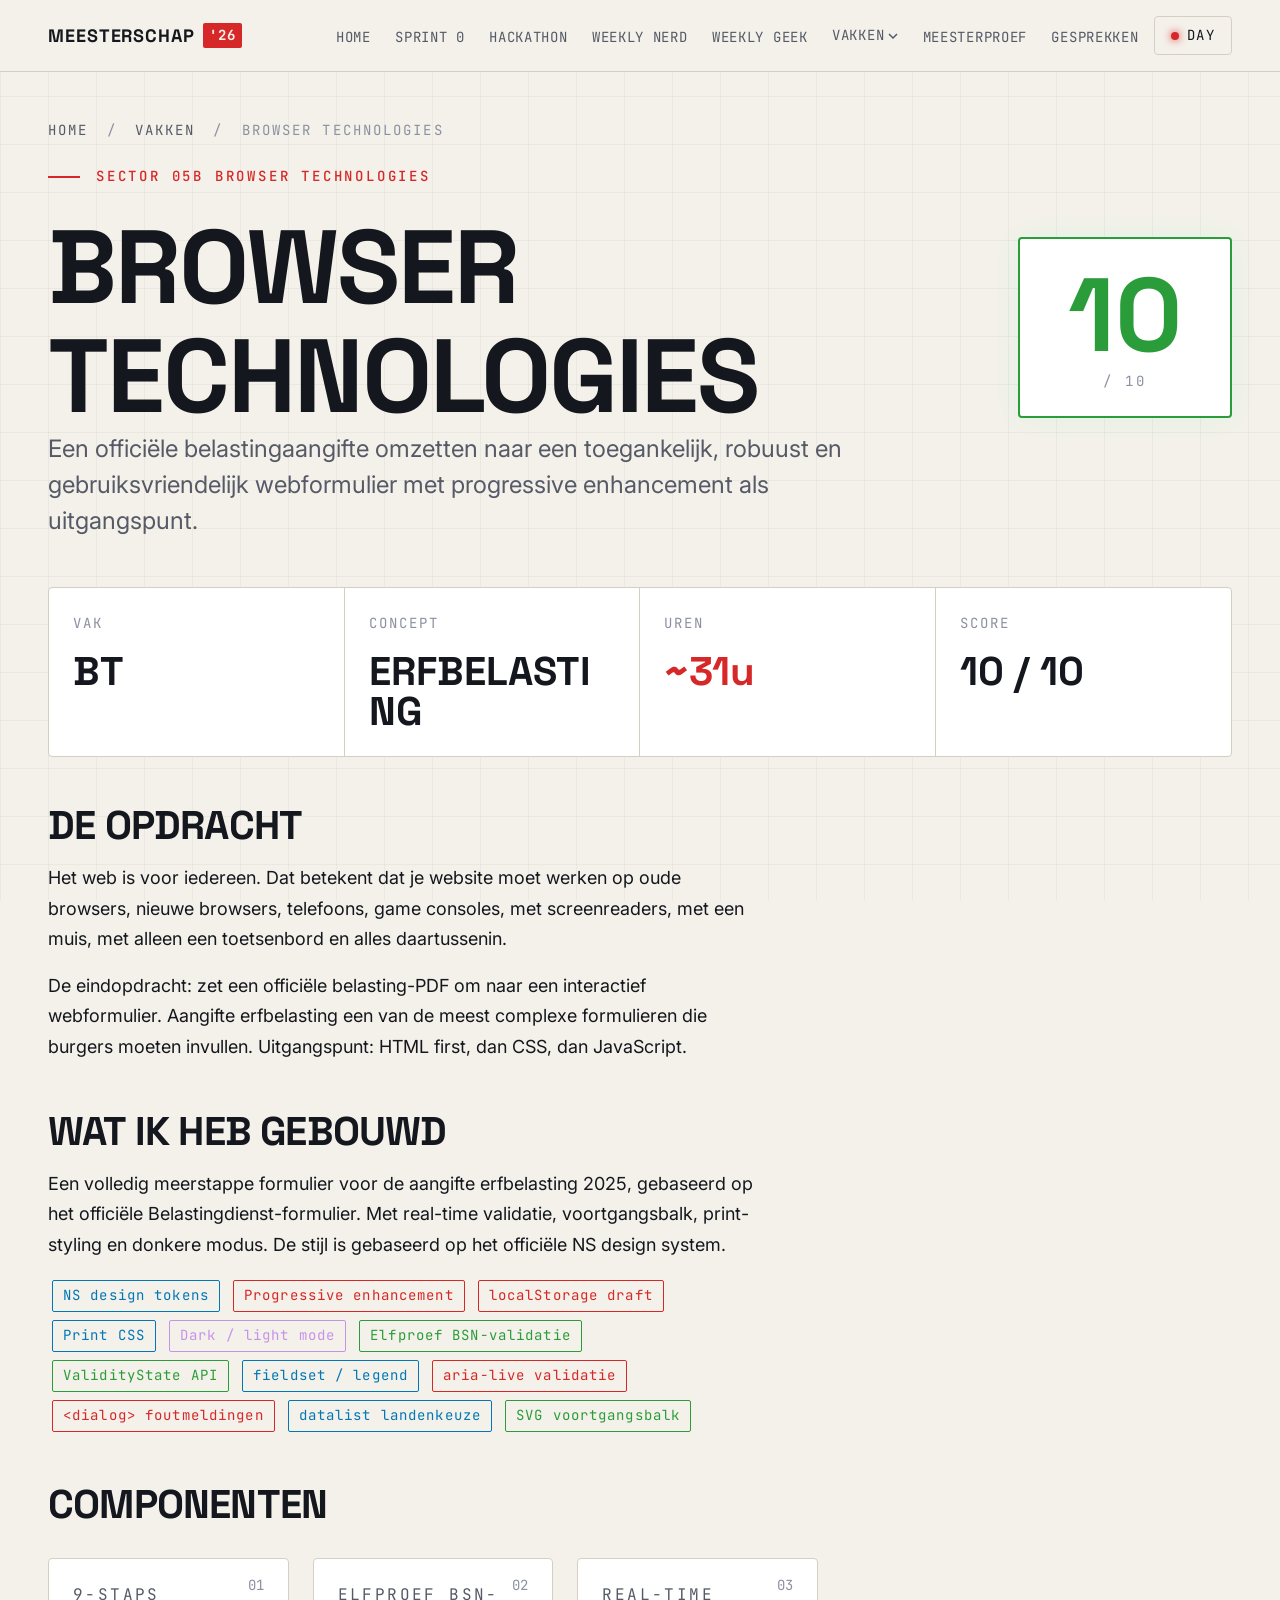
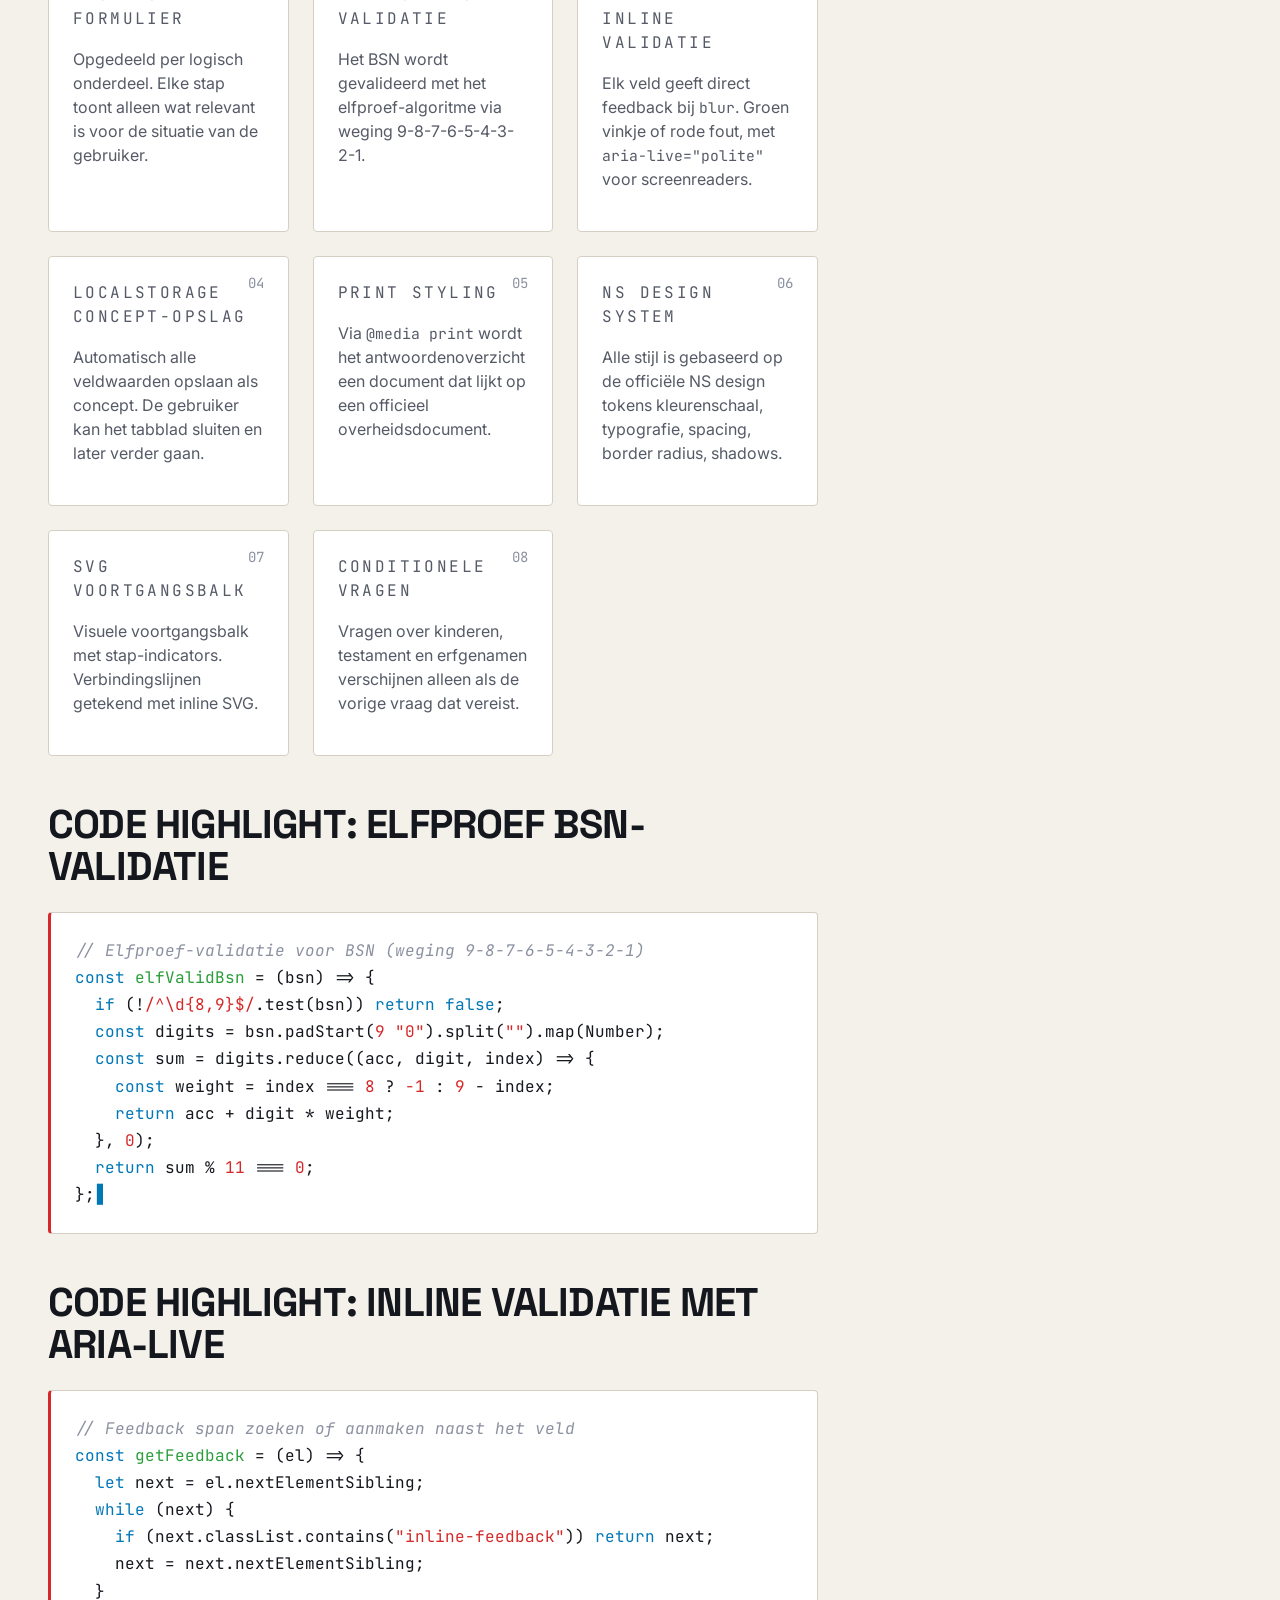
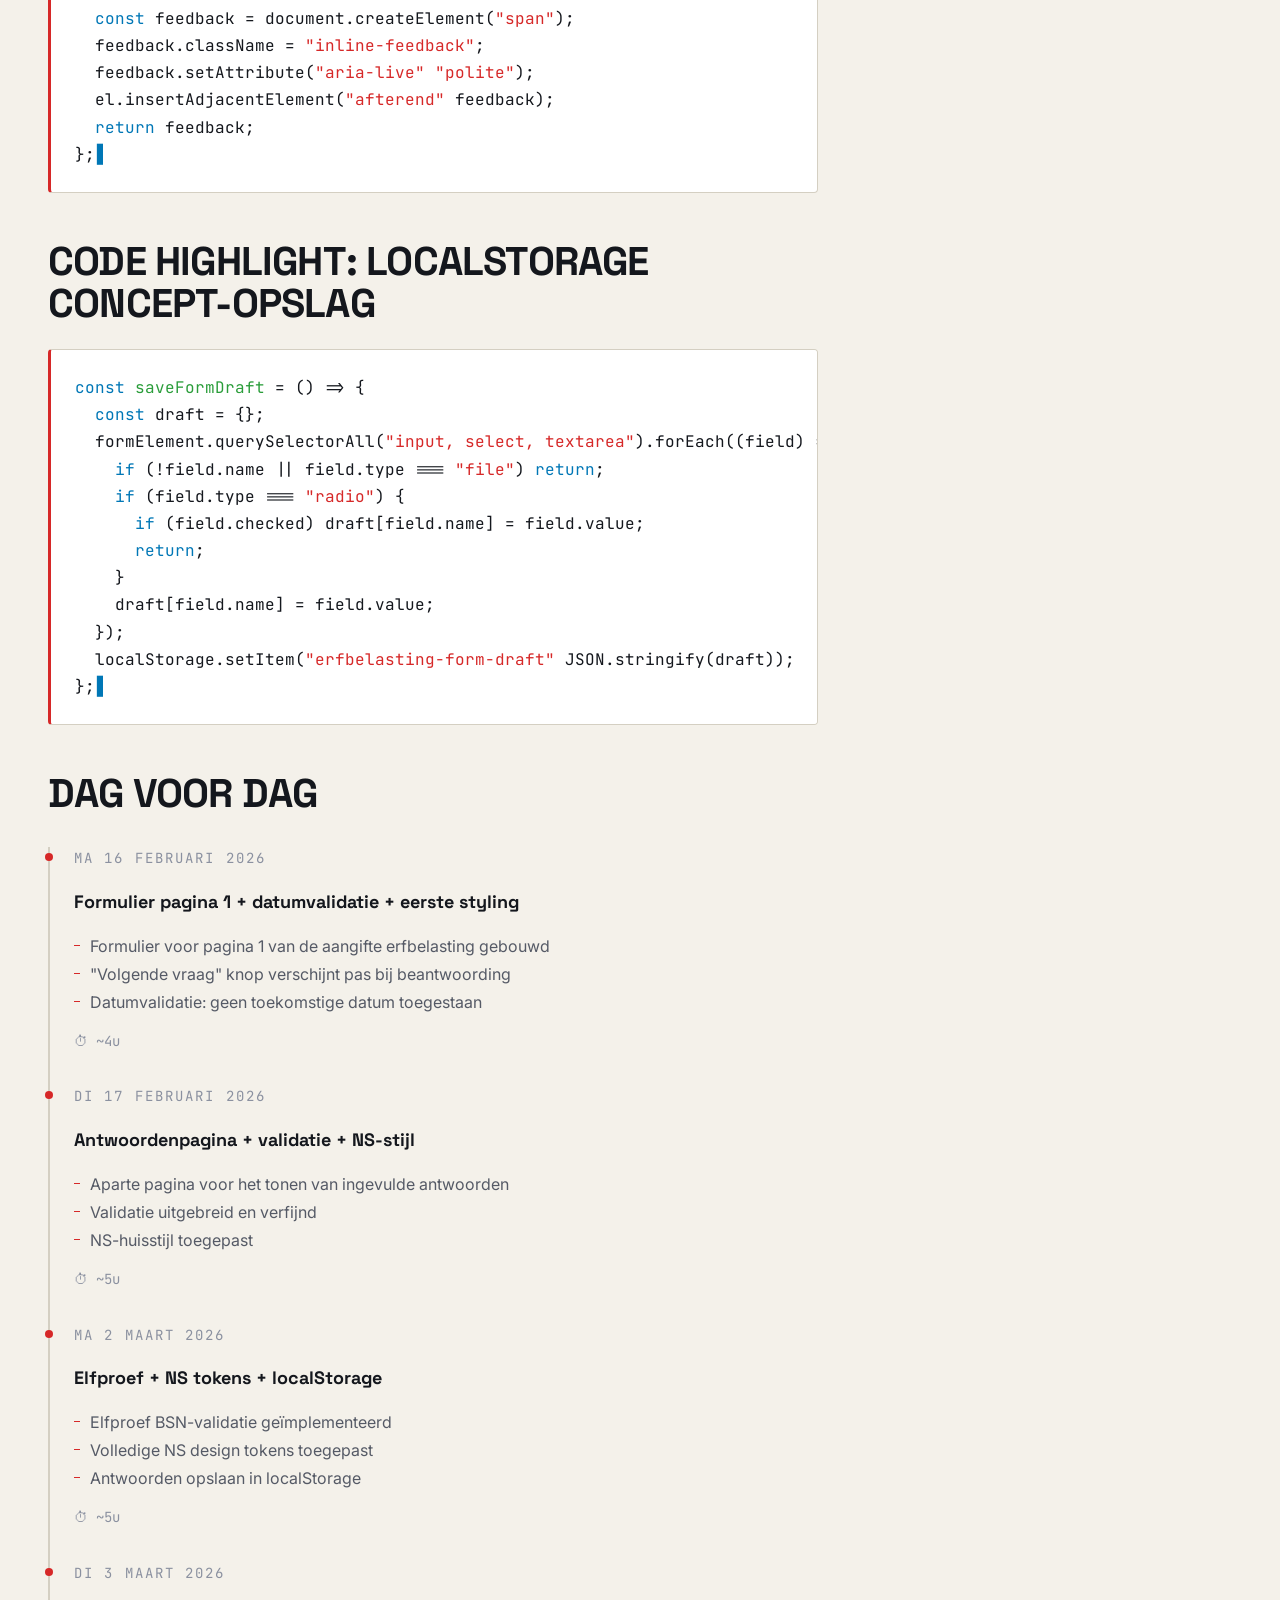
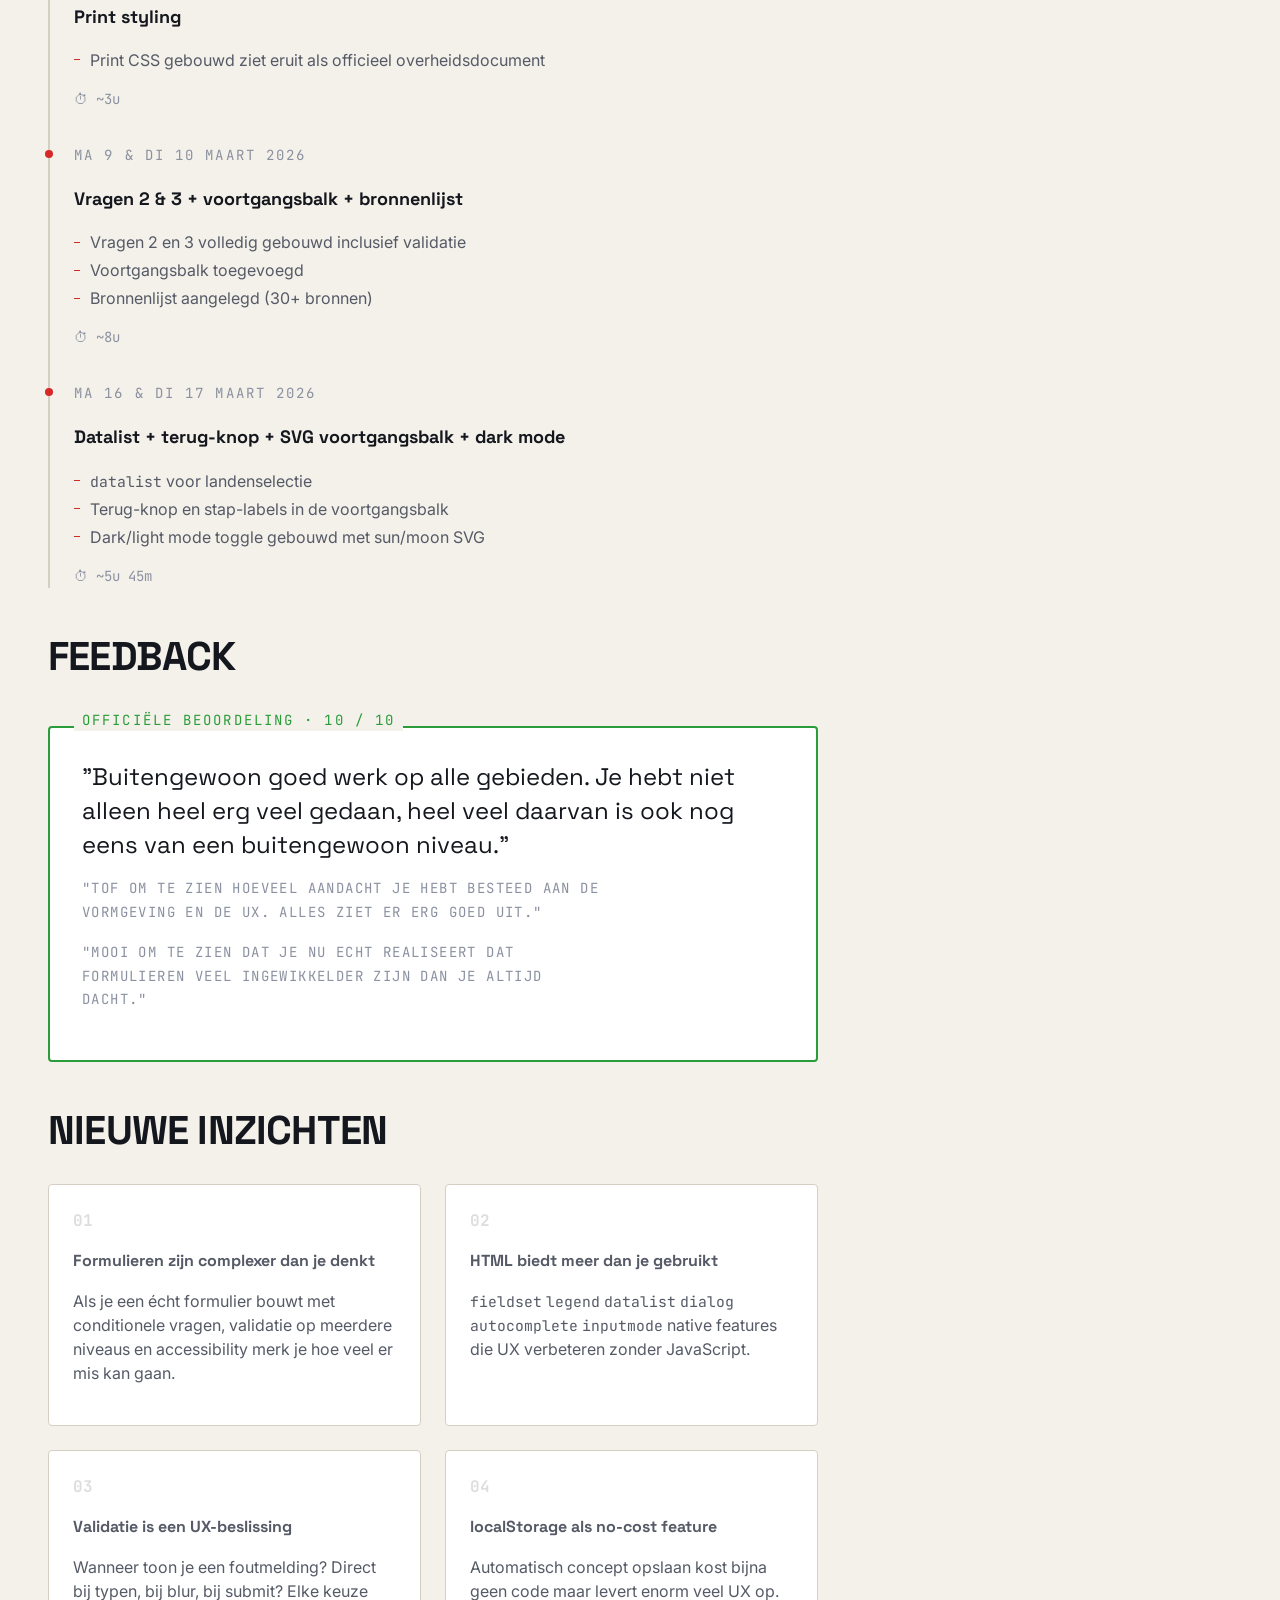
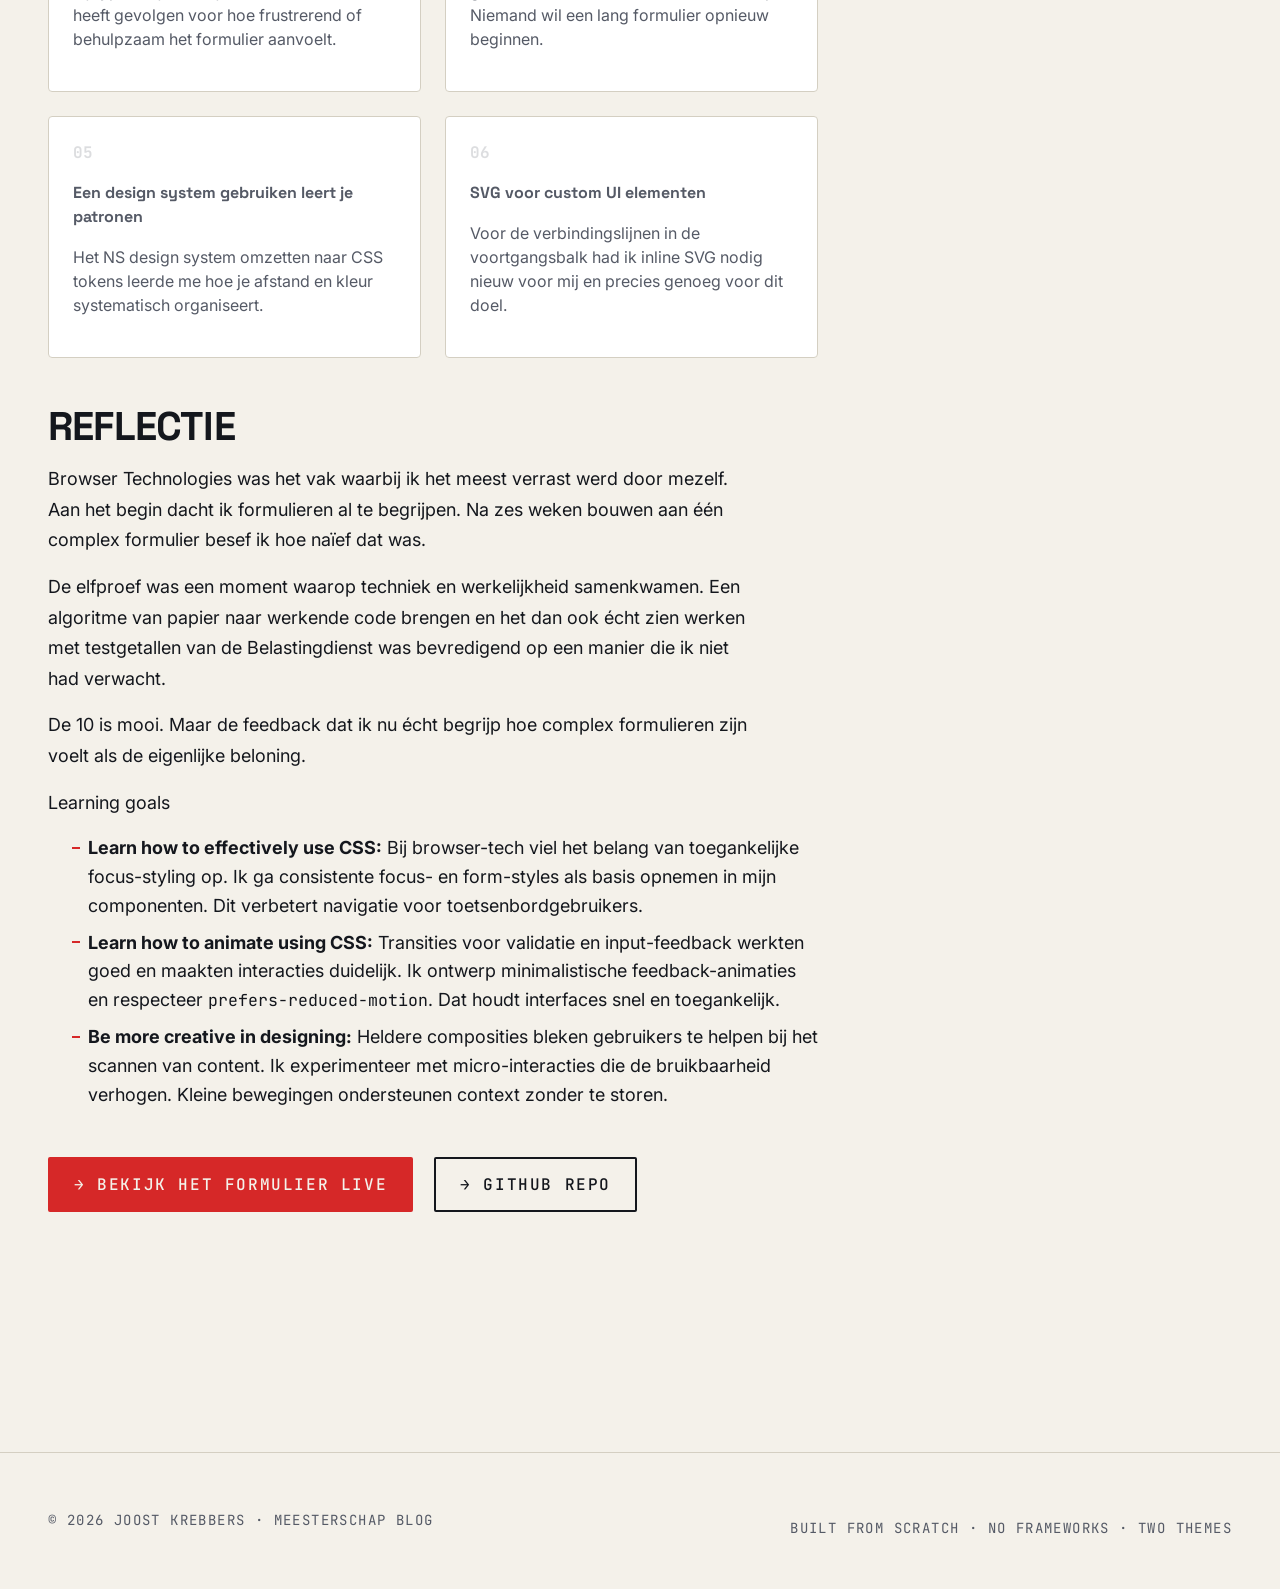
<file: pages/vakken-browser-tech.html>
<!DOCTYPE html>
<html lang="nl" data-theme="night">
<head>
  <meta charset="UTF-8" />
  <meta name="viewport" content="width=device-width, initial-scale=1.0" />
<title>Browser Technologies Vakken Meesterschap</title>
  <meta name="description" content="Browser Technologies: aangifte erfbelasting formulier. Beoordeling: 10/10." />
  <script src="../js/theme-toggle.js"></script>
  <link rel="stylesheet" href="../css/reset.css" />
  <link rel="stylesheet" href="../css/tokens.css" />
  <link rel="stylesheet" href="../css/themes.css" />
  <link rel="stylesheet" href="../css/base.css" />
<link rel="stylesheet" href="../css/components.css" />
</head>
<body>

  <a href="#main" class="skip-link">Skip naar inhoud</a>

  <header class="nav">
    <div class="container nav__inner">
      <a href="../index.html" class="nav__brand" aria-label="Meesterschap home">
        <span>MEESTERSCHAP</span>
        <span class="nav__brand-tag">'26</span>
      </a>
      <button class="nav__toggle" data-nav-toggle aria-expanded="false" aria-controls="primary-nav" aria-label="Menu openen">
        <svg width="20" height="20" viewBox="0 0 20 20" fill="none" stroke="currentColor" stroke-width="2" aria-hidden="true">
          <line x1="3" y1="6" x2="17" y2="6"/>
          <line x1="3" y1="10" x2="17" y2="10"/>
          <line x1="3" y1="14" x2="17" y2="14"/>
        </svg>
      </button>
      <nav aria-label="Hoofdnavigatie">
        <ul class="nav__list" id="primary-nav" data-nav-list>
          <li><a class="nav__link" href="../index.html">Home</a></li>
          <li><a class="nav__link" href="sprint-0.html">Sprint 0</a></li>
          <li><a class="nav__link" href="hackathon.html">Hackathon</a></li>
          <li><a class="nav__link" href="weekly-nerd.html">Weekly Nerd</a></li>
          <li><a class="nav__link" href="weekly-geek.html">Weekly Geek</a></li>
          <li class="nav__item--dropdown">
            <button class="nav__dropdown-toggle" data-dropdown-toggle aria-expanded="false" aria-haspopup="true">
              Vakken
              <svg width="10" height="6" viewBox="0 0 10 6" fill="none" stroke="currentColor" stroke-width="1.5" aria-hidden="true"><path d="M1 1l4 4 4-4"/></svg>
            </button>
            <ul class="nav__dropdown" role="menu">
              <li role="none"><a href="vakken.html" role="menuitem">Overzicht</a></li>
              <li role="none"><a href="vakken-css-ttr.html" role="menuitem">CSS to the Rescue <span class="nav__dropdown__score">9,5</span></a></li>
              <li role="none"><a href="vakken-browser-tech.html" role="menuitem" aria-current="page">Browser Tech <span class="nav__dropdown__score">10</span></a></li>
              <li role="none"><a href="vakken-hcd.html" role="menuitem">Human Centered Design <span class="nav__dropdown__score">9</span></a></li>
              <li role="none"><a href="vakken-api.html" role="menuitem">API <span class="nav__dropdown__score">10</span></a></li>
            </ul>
          </li>
          <li><a class="nav__link" href="meesterproef.html">Meesterproef</a></li>
          <li><a class="nav__link" href="gesprekken.html">Gesprekken</a></li>
          <li>
            <button class="theme-toggle" data-theme-toggle aria-label="Wissel thema">
              <span class="theme-toggle__indicator" aria-hidden="true"></span>
              <span data-theme-label>Night</span>
            </button>
          </li>
        </ul>
      </nav>
    </div>
  </header>

  <main id="main">
    <div class="container">

      <nav aria-label="Kruimelpad" class="breadcrumb">
        <a href="../index.html">Home</a>
        <span class="breadcrumb__sep">/</span>
        <a href="vakken.html">Vakken</a>
        <span class="breadcrumb__sep">/</span>
        <span>Browser Technologies</span>
      </nav>

      <div class="hero-row">
        <section class="hero fade-in" aria-labelledby="page-title">
        <p class="eyebrow hero__eyebrow">Sector 05b Browser Technologies</p>
          <h1 id="page-title">Browser<br>Technologies</h1>
          <p class="hero__lead">
            Een officiële belastingaangifte omzetten naar een toegankelijk, robuust en
            gebruiksvriendelijk webformulier met progressive enhancement als uitgangspunt.
          </p>
        </section>
        <div class="hero-score">
          <div class="score-badge fade-in" role="img" aria-label="Beoordeling: 10 uit 10">
            <span class="score-badge__number">10</span>
            <span class="score-badge__label">/ 10</span>
          </div>
        </div>
      </div>

      <div class="data-strip" role="region" aria-label="Vak info">
        <div class="data-strip__item">
          <p class="data-strip__label">Vak</p>
          <p class="data-strip__value">BT</p>
        </div>
        <div class="data-strip__item">
          <p class="data-strip__label">Concept</p>
          <p class="data-strip__value">ERFBELASTING</p>
        </div>
        <div class="data-strip__item">
          <p class="data-strip__label">Uren</p>
          <p class="data-strip__value data-strip__value--accent">~31u</p>
        </div>
        <div class="data-strip__item">
          <p class="data-strip__label">Score</p>
          <p class="data-strip__value">10 / 10</p>
        </div>
      </div>

      <article class="prose fade-in">

        <h2>De opdracht</h2>
        <p>
          Het web is voor iedereen. Dat betekent dat je website moet werken op oude browsers,
          nieuwe browsers, telefoons, game consoles, met screenreaders, met een muis, met alleen
        een toetsenbord en alles daartussenin.
        </p>
        <p>
          De eindopdracht: zet een officiële belasting-PDF om naar een interactief webformulier.
        Aangifte erfbelasting een van de meest complexe formulieren die burgers moeten invullen.
          Uitgangspunt: HTML first, dan CSS, dan JavaScript.
        </p>

        <h2>Wat ik heb gebouwd</h2>
        <p>
          Een volledig meerstappe formulier voor de aangifte erfbelasting 2025, gebaseerd op het
          officiële Belastingdienst-formulier. Met real-time validatie, voortgangsbalk, print-styling
          en donkere modus. De stijl is gebaseerd op het officiële NS design system.
        </p>

        <p>
          <span class="tech-tag tech-tag--css">NS design tokens</span>
          <span class="tech-tag tech-tag--state">Progressive enhancement</span>
          <span class="tech-tag tech-tag--state">localStorage draft</span>
          <span class="tech-tag tech-tag--css">Print CSS</span>
          <span class="tech-tag tech-tag--anim">Dark / light mode</span>
          <span class="tech-tag tech-tag--layout">Elfproef BSN-validatie</span>
          <span class="tech-tag tech-tag--layout">ValidityState API</span>
          <span class="tech-tag tech-tag--css">fieldset / legend</span>
          <span class="tech-tag tech-tag--state">aria-live validatie</span>
          <span class="tech-tag tech-tag--state">&lt;dialog&gt; foutmeldingen</span>
          <span class="tech-tag tech-tag--css">datalist landenkeuze</span>
          <span class="tech-tag tech-tag--layout">SVG voortgangsbalk</span>
        </p>

        <h2>Componenten</h2>
        <div class="component-grid">
          <div class="component-card" data-num="01">
            <p class="component-card__title">9-staps formulier</p>
            <p>Opgedeeld per logisch onderdeel. Elke stap toont alleen wat relevant is voor de situatie van de gebruiker.</p>
          </div>
          <div class="component-card" data-num="02">
            <p class="component-card__title">Elfproef BSN-validatie</p>
            <p>Het BSN wordt gevalideerd met het elfproef-algoritme via weging 9-8-7-6-5-4-3-2-1.</p>
          </div>
          <div class="component-card" data-num="03">
            <p class="component-card__title">Real-time inline validatie</p>
            <p>Elk veld geeft direct feedback bij <code>blur</code>. Groen vinkje of rode fout, met <code>aria-live="polite"</code> voor screenreaders.</p>
          </div>
          <div class="component-card" data-num="04">
            <p class="component-card__title">localStorage concept-opslag</p>
            <p>Automatisch alle veldwaarden opslaan als concept. De gebruiker kan het tabblad sluiten en later verder gaan.</p>
          </div>
          <div class="component-card" data-num="05">
            <p class="component-card__title">Print styling</p>
            <p>Via <code>@media print</code> wordt het antwoordenoverzicht een document dat lijkt op een officieel overheidsdocument.</p>
          </div>
          <div class="component-card" data-num="06">
            <p class="component-card__title">NS design system</p>
            <p>Alle stijl is gebaseerd op de officiële NS design tokens kleurenschaal, typografie, spacing, border radius, shadows.
            </p>
          </div>
          <div class="component-card" data-num="07">
            <p class="component-card__title">SVG voortgangsbalk</p>
            <p>Visuele voortgangsbalk met stap-indicators. Verbindingslijnen getekend met inline SVG.</p>
          </div>
          <div class="component-card" data-num="08">
            <p class="component-card__title">Conditionele vragen</p>
            <p>Vragen over kinderen, testament en erfgenamen verschijnen alleen als de vorige vraag dat vereist.</p>
          </div>
        </div>

        <h2>Code highlight: elfproef BSN-validatie</h2>
        <div class="code-block" role="region" aria-label="Code: elfproef BSN validatie">
          <pre><span class="cm">// Elfproef-validatie voor BSN (weging 9-8-7-6-5-4-3-2-1)</span>
<span class="kw">const</span> <span class="fn">elfValidBsn</span> = (bsn) => {
  <span class="kw">if</span> (!<span class="str">/^\d{8,9}$/</span>.test(bsn)) <span class="kw">return false</span>;
  <span class="kw">const</span> digits = bsn.padStart(<span class="str">9</span> <span class="str">"0"</span>).split(<span class="str">""</span>).map(Number);
  <span class="kw">const</span> sum = digits.reduce((acc, digit, index) => {
    <span class="kw">const</span> weight = index === <span class="str">8</span> ? <span class="str">-1</span> : <span class="str">9</span> - index;
    <span class="kw">return</span> acc + digit * weight;
  }, <span class="str">0</span>);
  <span class="kw">return</span> sum % <span class="str">11</span> === <span class="str">0</span>;
};</pre>
        </div>

        <h2>Code highlight: inline validatie met aria-live</h2>
        <div class="code-block" role="region" aria-label="Code: inline validatie met aria-live">
          <pre><span class="cm">// Feedback span zoeken of aanmaken naast het veld</span>
<span class="kw">const</span> <span class="fn">getFeedback</span> = (el) => {
  <span class="kw">let</span> next = el.nextElementSibling;
  <span class="kw">while</span> (next) {
    <span class="kw">if</span> (next.classList.contains(<span class="str">"inline-feedback"</span>)) <span class="kw">return</span> next;
    next = next.nextElementSibling;
  }
  <span class="kw">const</span> feedback = document.createElement(<span class="str">"span"</span>);
  feedback.className = <span class="str">"inline-feedback"</span>;
  feedback.setAttribute(<span class="str">"aria-live"</span> <span class="str">"polite"</span>);
  el.insertAdjacentElement(<span class="str">"afterend"</span> feedback);
  <span class="kw">return</span> feedback;
};</pre>
        </div>

        <h2>Code highlight: localStorage concept-opslag</h2>
        <div class="code-block" role="region" aria-label="Code: localStorage draft opslaan">
          <pre><span class="kw">const</span> <span class="fn">saveFormDraft</span> = () => {
  <span class="kw">const</span> draft = {};
  formElement.querySelectorAll(<span class="str">"input, select, textarea"</span>).forEach((field) => {
    <span class="kw">if</span> (!field.name || field.type === <span class="str">"file"</span>) <span class="kw">return</span>;
    <span class="kw">if</span> (field.type === <span class="str">"radio"</span>) {
      <span class="kw">if</span> (field.checked) draft[field.name] = field.value;
      <span class="kw">return</span>;
    }
    draft[field.name] = field.value;
  });
  localStorage.setItem(<span class="str">"erfbelasting-form-draft"</span> JSON.stringify(draft));
};</pre>
        </div>

        <h2>Dag voor dag</h2>
        <div class="week-log">
          <div class="week-log__day">
            <p class="week-log__date">Ma 16 februari 2026</p>
            <p class="week-log__heading">Formulier pagina 1 + datumvalidatie + eerste styling</p>
            <ul>
              <li>Formulier voor pagina 1 van de aangifte erfbelasting gebouwd</li>
              <li>"Volgende vraag" knop verschijnt pas bij beantwoording</li>
              <li>Datumvalidatie: geen toekomstige datum toegestaan</li>
            </ul>
            <p class="time-badge">⏱ ~4u</p>
          </div>
          <div class="week-log__day">
            <p class="week-log__date">Di 17 februari 2026</p>
            <p class="week-log__heading">Antwoordenpagina + validatie + NS-stijl</p>
            <ul>
              <li>Aparte pagina voor het tonen van ingevulde antwoorden</li>
              <li>Validatie uitgebreid en verfijnd</li>
              <li>NS-huisstijl toegepast</li>
            </ul>
            <p class="time-badge">⏱ ~5u</p>
          </div>
          <div class="week-log__day">
            <p class="week-log__date">Ma 2 maart 2026</p>
            <p class="week-log__heading">Elfproef + NS tokens + localStorage</p>
            <ul>
              <li>Elfproef BSN-validatie geïmplementeerd</li>
              <li>Volledige NS design tokens toegepast</li>
              <li>Antwoorden opslaan in localStorage</li>
            </ul>
            <p class="time-badge">⏱ ~5u</p>
          </div>
          <div class="week-log__day">
            <p class="week-log__date">Di 3 maart 2026</p>
            <p class="week-log__heading">Print styling</p>
            <ul>
            <li>Print CSS gebouwd ziet eruit als officieel overheidsdocument</li>
            </ul>
            <p class="time-badge">⏱ ~3u</p>
          </div>
          <div class="week-log__day">
            <p class="week-log__date">Ma 9 &amp; Di 10 maart 2026</p>
            <p class="week-log__heading">Vragen 2 &amp; 3 + voortgangsbalk + bronnenlijst</p>
            <ul>
              <li>Vragen 2 en 3 volledig gebouwd inclusief validatie</li>
              <li>Voortgangsbalk toegevoegd</li>
              <li>Bronnenlijst aangelegd (30+ bronnen)</li>
            </ul>
            <p class="time-badge">⏱ ~8u</p>
          </div>
          <div class="week-log__day">
            <p class="week-log__date">Ma 16 &amp; Di 17 maart 2026</p>
            <p class="week-log__heading">Datalist + terug-knop + SVG voortgangsbalk + dark mode</p>
            <ul>
              <li><code>datalist</code> voor landenselectie</li>
              <li>Terug-knop en stap-labels in de voortgangsbalk</li>
              <li>Dark/light mode toggle gebouwd met sun/moon SVG</li>
            </ul>
            <p class="time-badge">⏱ ~5u 45m</p>
          </div>
        </div>

        <h2>Feedback</h2>
        <div class="feedback-box">
          <span class="feedback-box__label">Officiële beoordeling · 10 / 10</span>
          <blockquote>
            "Buitengewoon goed werk op alle gebieden. Je hebt niet alleen heel erg veel gedaan,
            heel veel daarvan is ook nog eens van een buitengewoon niveau."
          </blockquote>
        <p class="feedback-box__author">
            "Tof om te zien hoeveel aandacht je hebt besteed aan de vormgeving en de UX. Alles ziet er erg goed uit."
          </p>
          <p class="feedback-box__author">
            "Mooi om te zien dat je nu echt realiseert dat formulieren veel ingewikkelder zijn dan je altijd dacht."
          </p>
        </div>

        <h2>Nieuwe inzichten</h2>
        <div class="insight-grid">
          <div class="insight-card">
            <p class="insight-card__num">01</p>
            <p class="insight-card__title">Formulieren zijn complexer dan je denkt</p>
            <p>Als je een écht formulier bouwt met conditionele vragen, validatie op meerdere niveaus
                en accessibility merk je hoe veel er mis kan gaan.</p>
          </div>
          <div class="insight-card">
            <p class="insight-card__num">02</p>
            <p class="insight-card__title">HTML biedt meer dan je gebruikt</p>
            <p><code>fieldset</code> <code>legend</code> <code>datalist</code> <code>dialog</code>
            <code>autocomplete</code> <code>inputmode</code> native features die UX verbeteren zonder JavaScript.</p>
          </div>
          <div class="insight-card">
            <p class="insight-card__num">03</p>
            <p class="insight-card__title">Validatie is een UX-beslissing</p>
            <p>Wanneer toon je een foutmelding? Direct bij typen, bij blur, bij submit? Elke keuze heeft gevolgen
              voor hoe frustrerend of behulpzaam het formulier aanvoelt.</p>
          </div>
          <div class="insight-card">
            <p class="insight-card__num">04</p>
            <p class="insight-card__title">localStorage als no-cost feature</p>
            <p>Automatisch concept opslaan kost bijna geen code maar levert enorm veel UX op.
              Niemand wil een lang formulier opnieuw beginnen.</p>
          </div>
          <div class="insight-card">
            <p class="insight-card__num">05</p>
            <p class="insight-card__title">Een design system gebruiken leert je patronen</p>
            <p>Het NS design system omzetten naar CSS tokens leerde me hoe je afstand en kleur
              systematisch organiseert.</p>
          </div>
          <div class="insight-card">
            <p class="insight-card__num">06</p>
            <p class="insight-card__title">SVG voor custom UI elementen</p>
            <p>Voor de verbindingslijnen in de voortgangsbalk had ik inline SVG nodig
              nieuw voor mij en precies genoeg voor dit doel.</p>
          </div>
        </div>

        <h2>Reflectie</h2>
        <p>
          Browser Technologies was het vak waarbij ik het meest verrast werd door mezelf.
          Aan het begin dacht ik formulieren al te begrijpen. Na zes weken bouwen aan één
          complex formulier besef ik hoe naïef dat was.
        </p>
        <p>
          De elfproef was een moment waarop techniek en werkelijkheid samenkwamen. Een algoritme
        van papier naar werkende code brengen en het dan ook écht zien werken met testgetallen
        van de Belastingdienst was bevredigend op een manier die ik niet had verwacht.
        </p>
        <p>
          De 10 is mooi. Maar de feedback dat ik nu écht begrijp hoe complex formulieren zijn
          voelt als de eigenlijke beloning.
        </p>

        <div class="learning-goals">
            <p class="learning-goals__label">Learning goals</p>
            <ul>
                <li><strong>Learn how to effectively use CSS:</strong> Bij browser-tech viel het belang van toegankelijke
                    focus-styling op. Ik ga consistente focus- en form-styles als basis opnemen in mijn componenten. Dit
                    verbetert navigatie voor toetsenbordgebruikers.</li>
                <li><strong>Learn how to animate using CSS:</strong> Transities voor validatie en input-feedback werkten goed en
                    maakten interacties duidelijk. Ik ontwerp minimalistische feedback-animaties en respecteer
                    <code>prefers-reduced-motion</code>. Dat houdt interfaces snel en toegankelijk.
                </li>
                <li><strong>Be more creative in designing:</strong> Heldere composities bleken gebruikers te helpen bij het
                    scannen van content. Ik experimenteer met micro-interacties die de bruikbaarheid verhogen. Kleine bewegingen
                    ondersteunen context zonder te storen.</li>
        
            </ul>
        </div>

        <p class="mt-xl">
          <a href="https://jooosty.github.io/Browser-tech/" class="btn btn--primary">→ Bekijk het formulier live</a>
          <a href="https://github.com/jooosty/Browser-tech" target="_blank" class="btn ml-sm">→ GitHub repo</a>
        </p>

      </article>
    </div>
  </main>

  <footer class="footer">
    <div class="container footer__inner">
    <p>© 2026 Joost Krebbers · Meesterschap Blog</p>
      <p>Built from scratch · No frameworks · Two themes</p>
    </div>
  </footer>

</body>
</html>
</file>
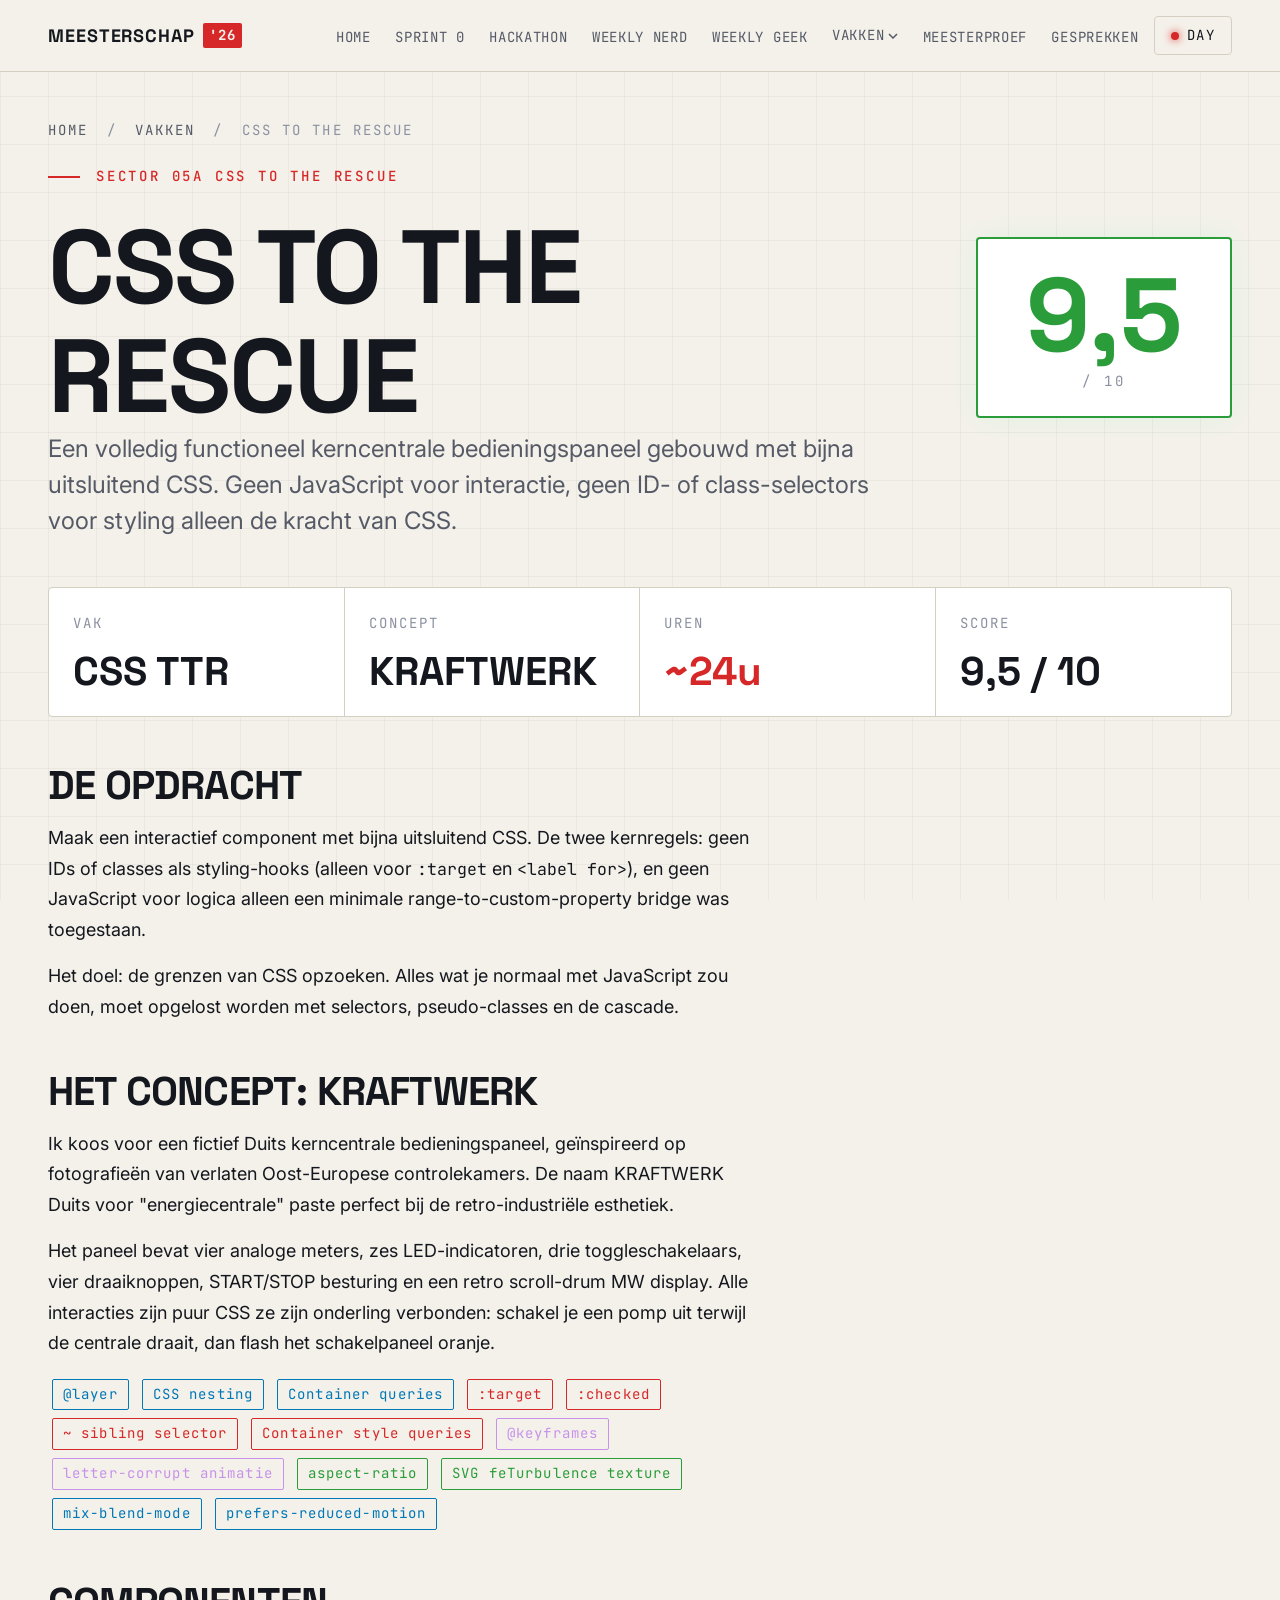
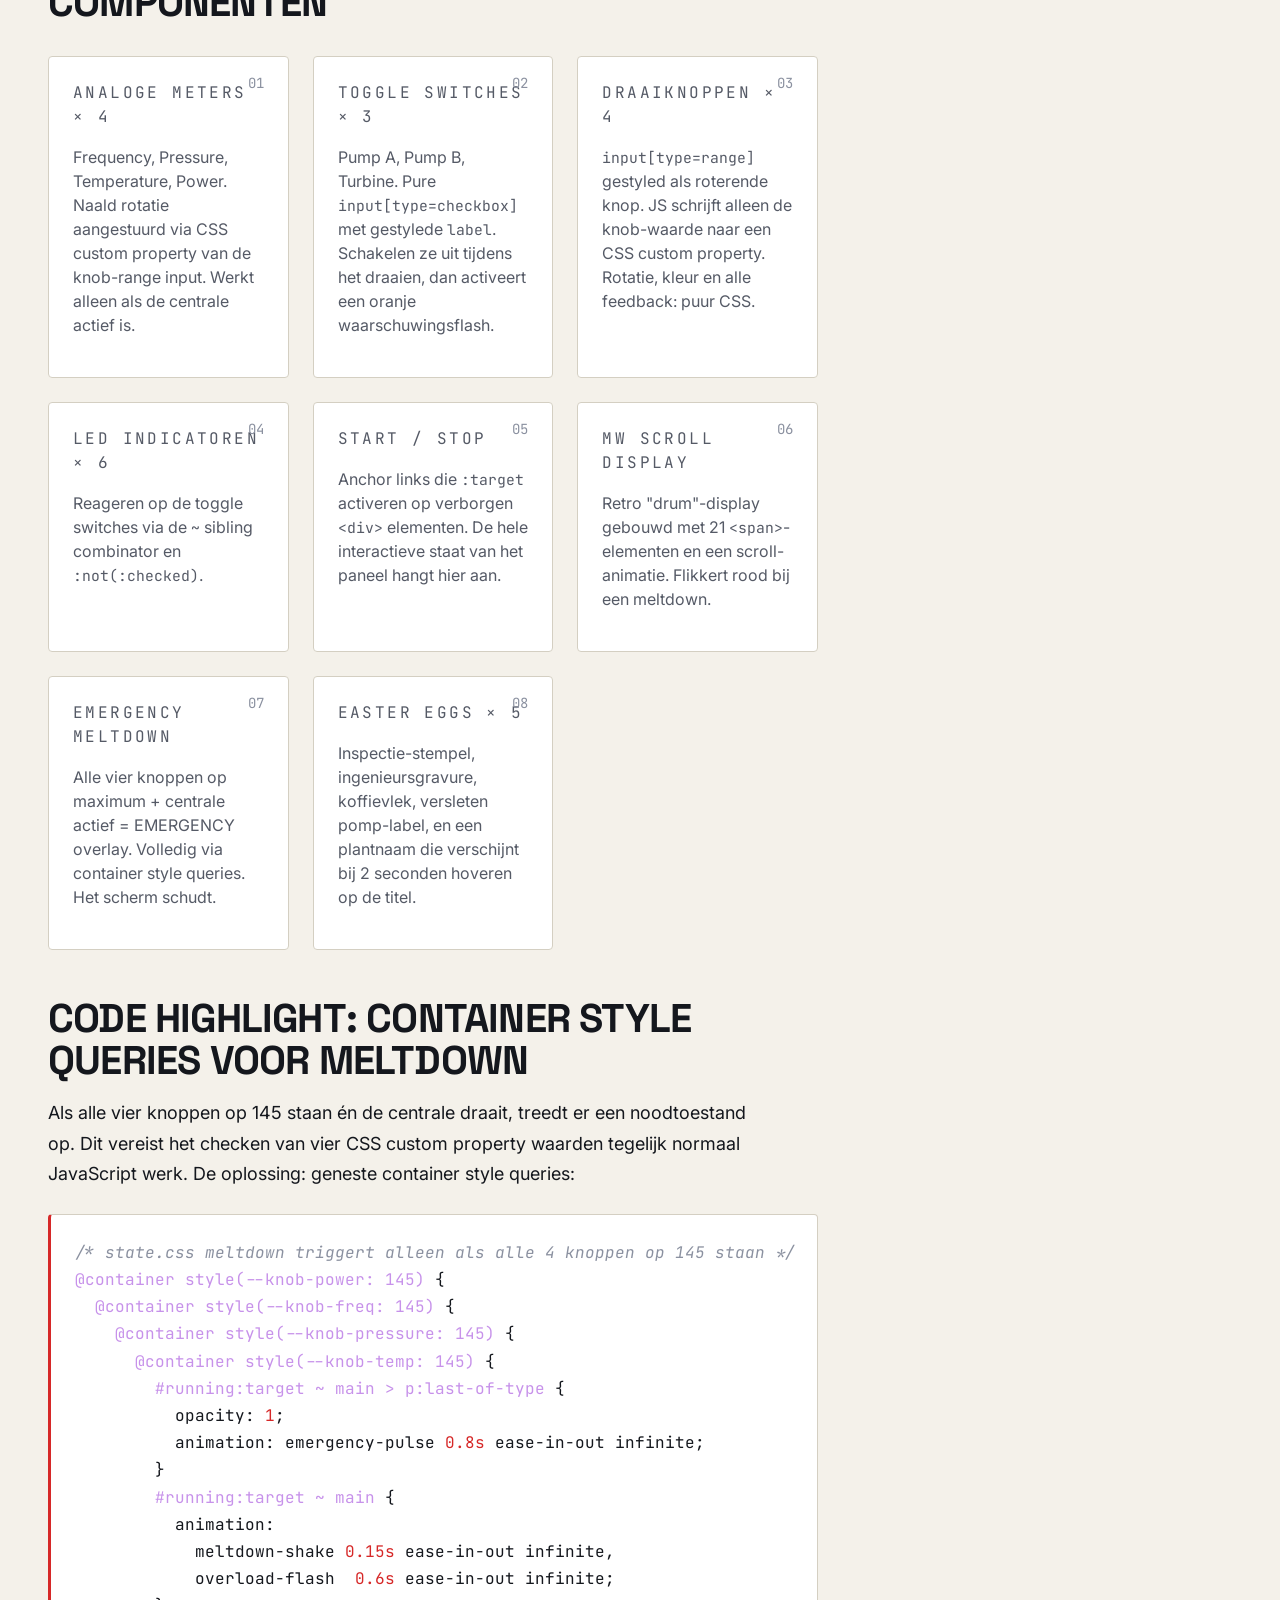
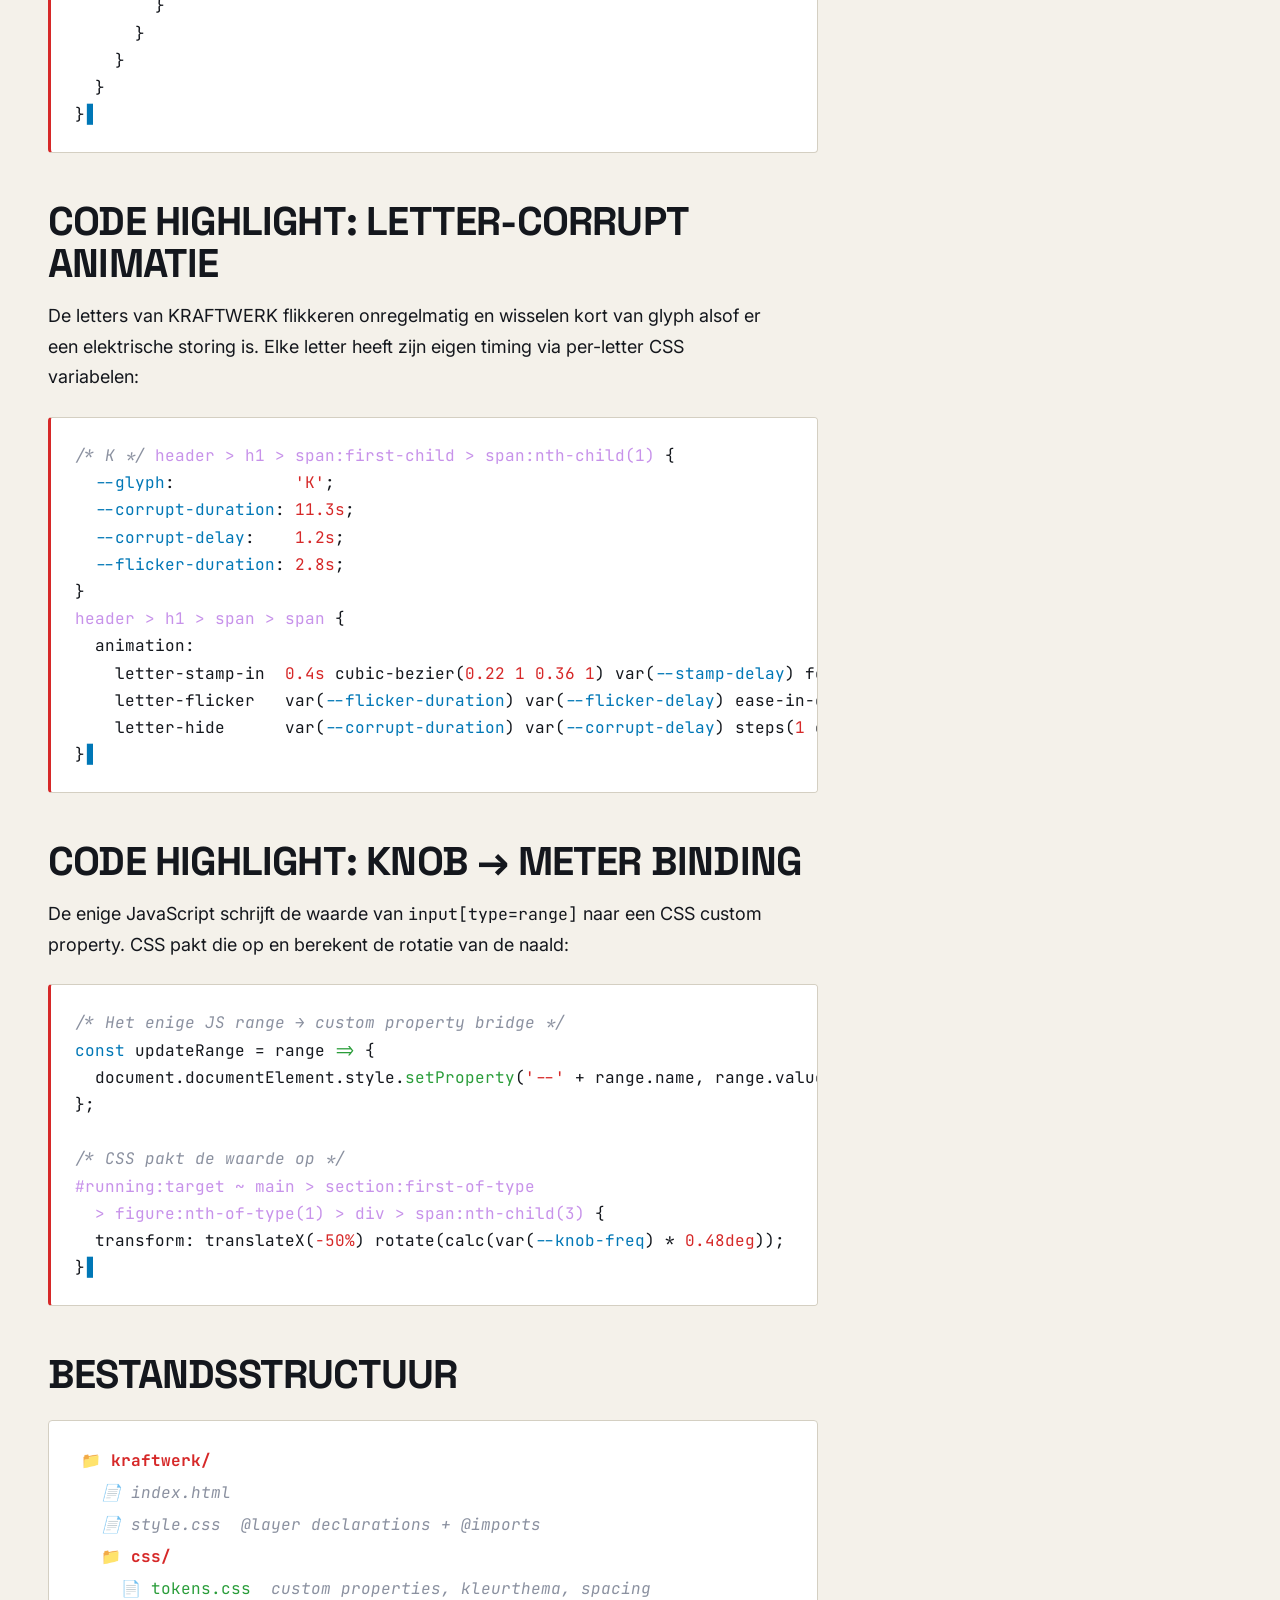
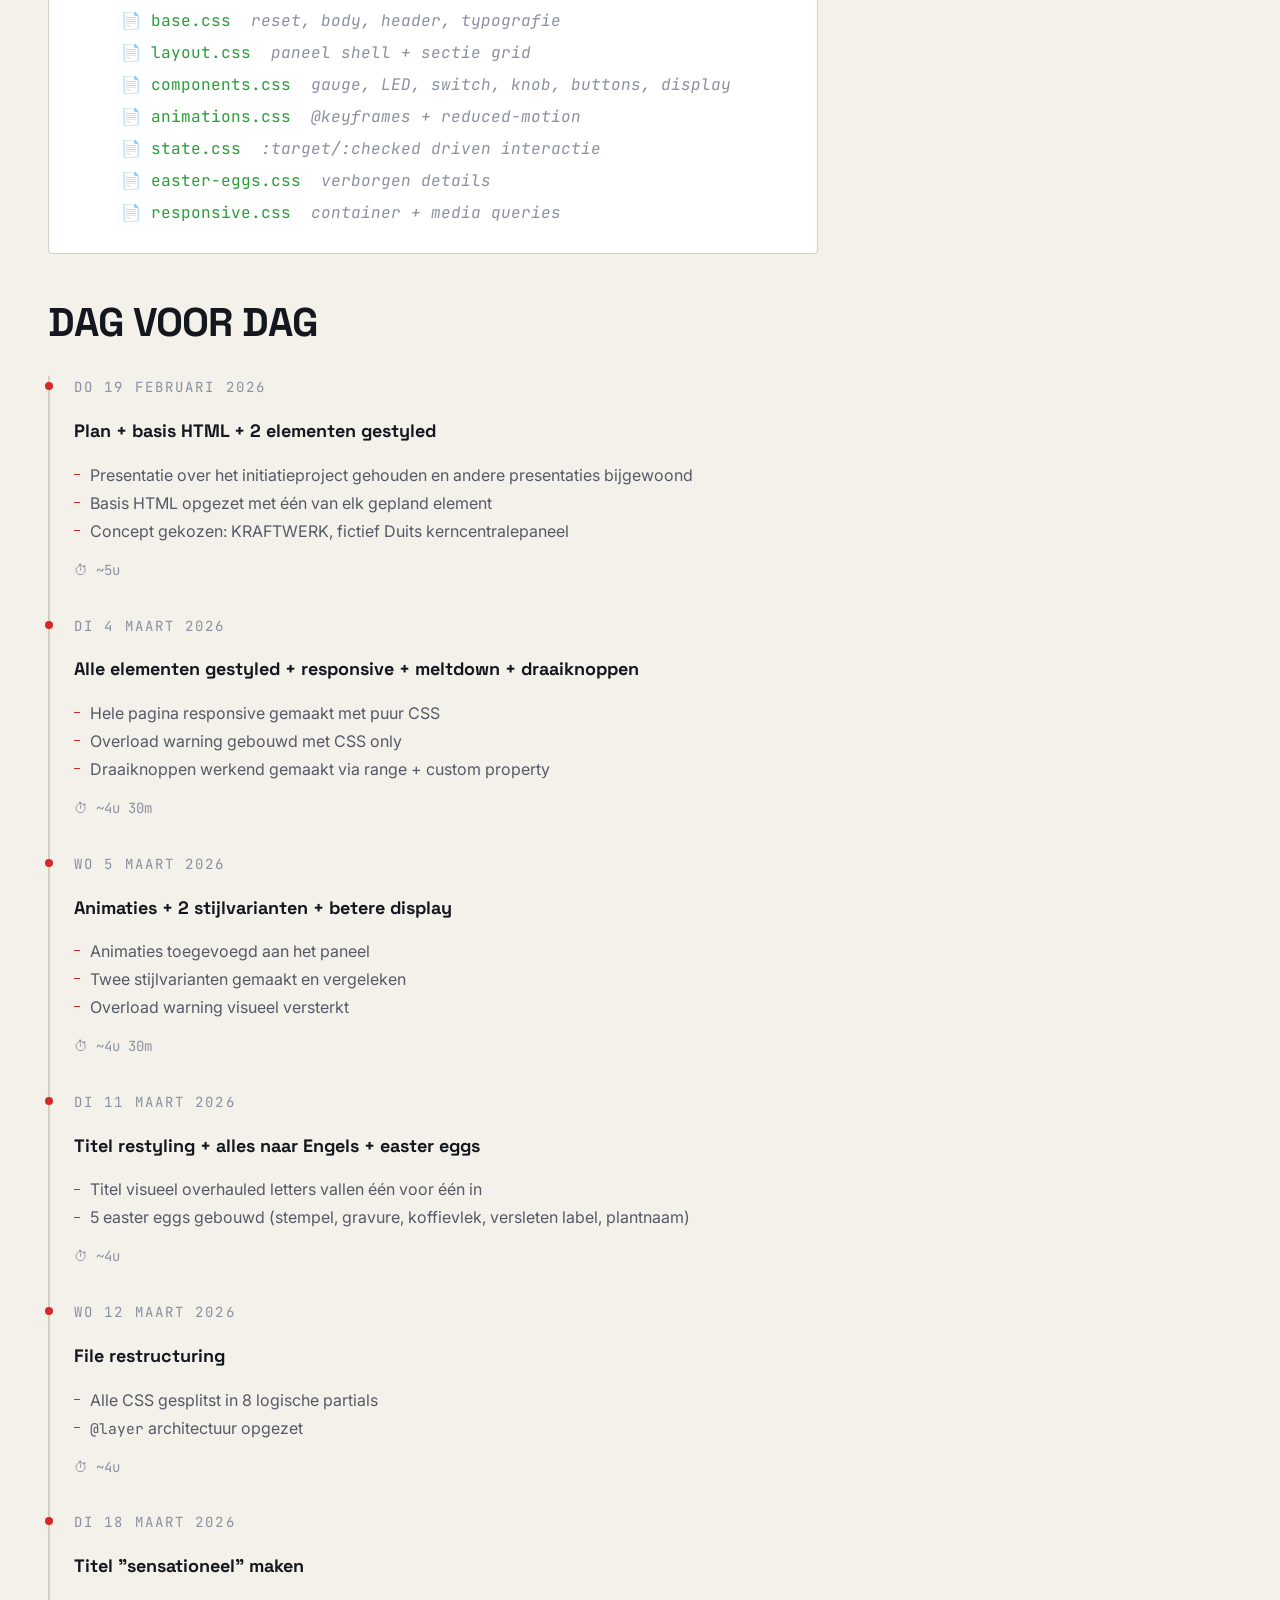
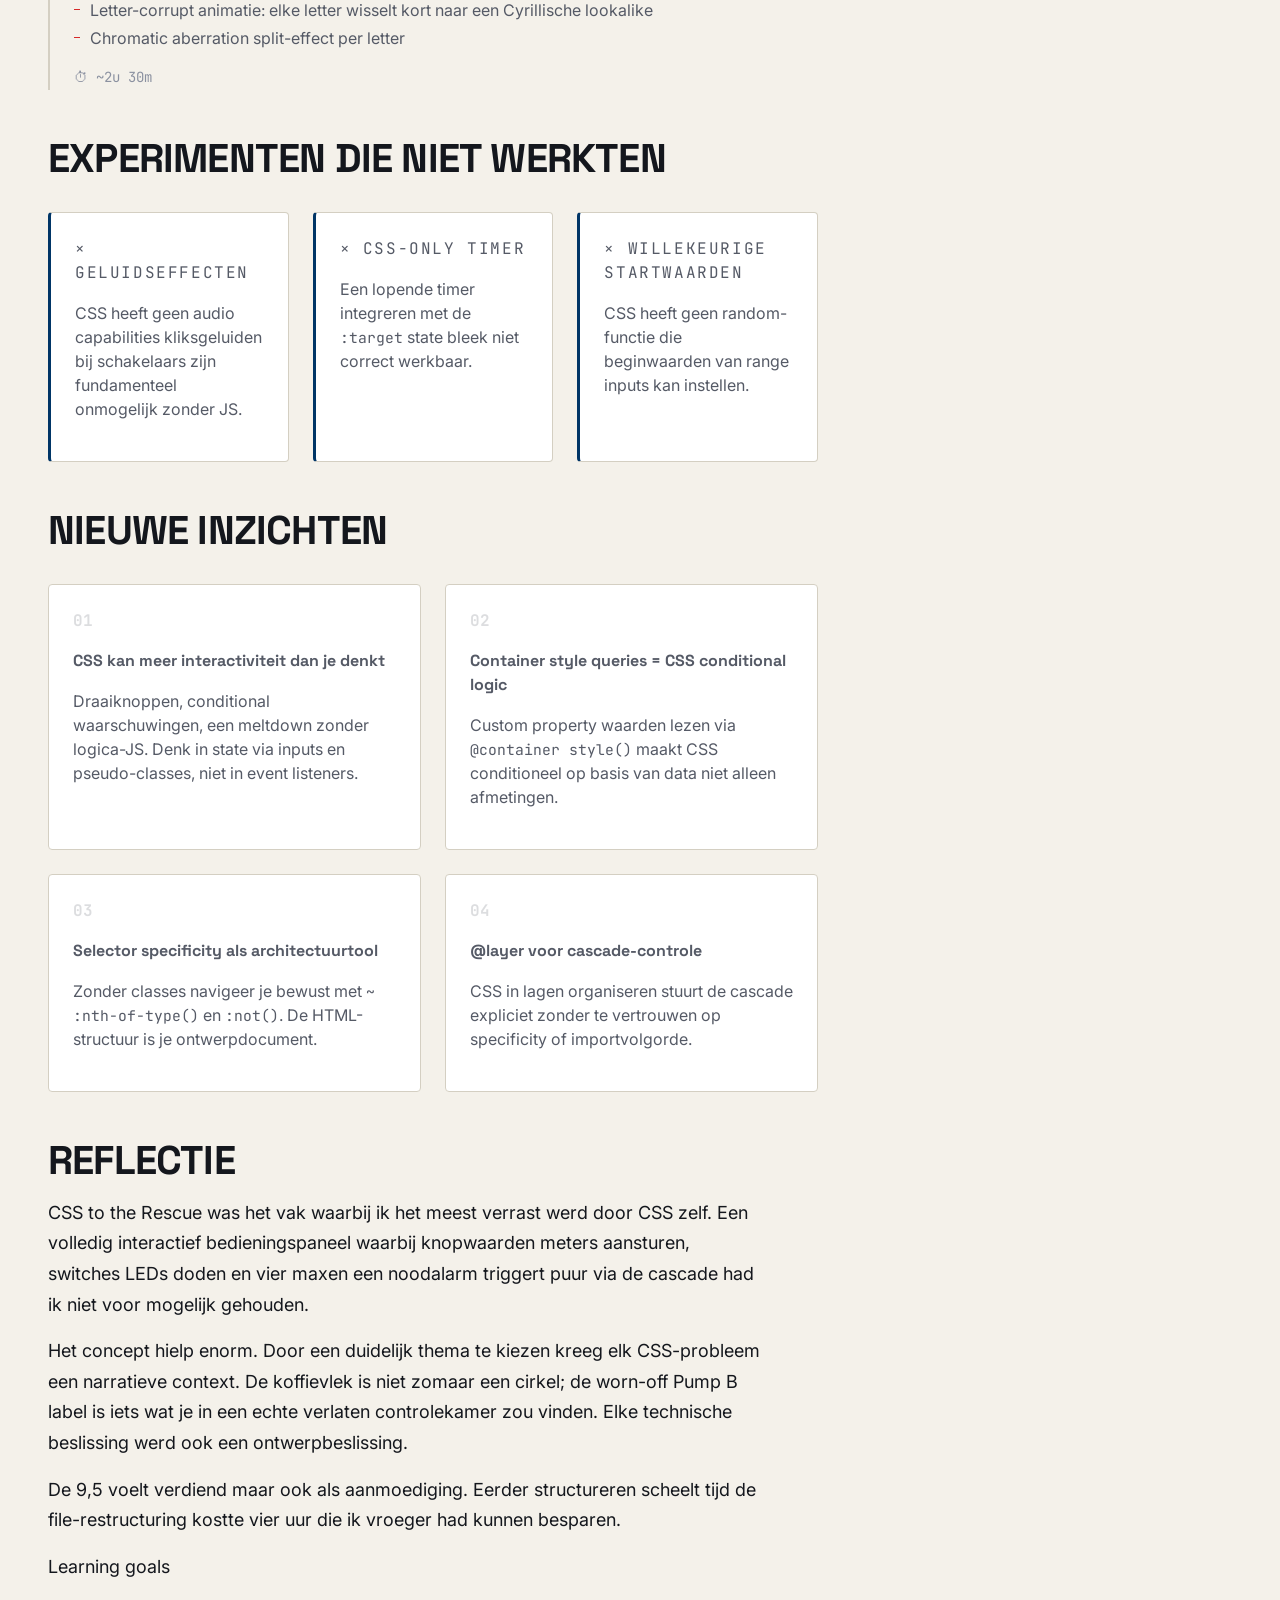
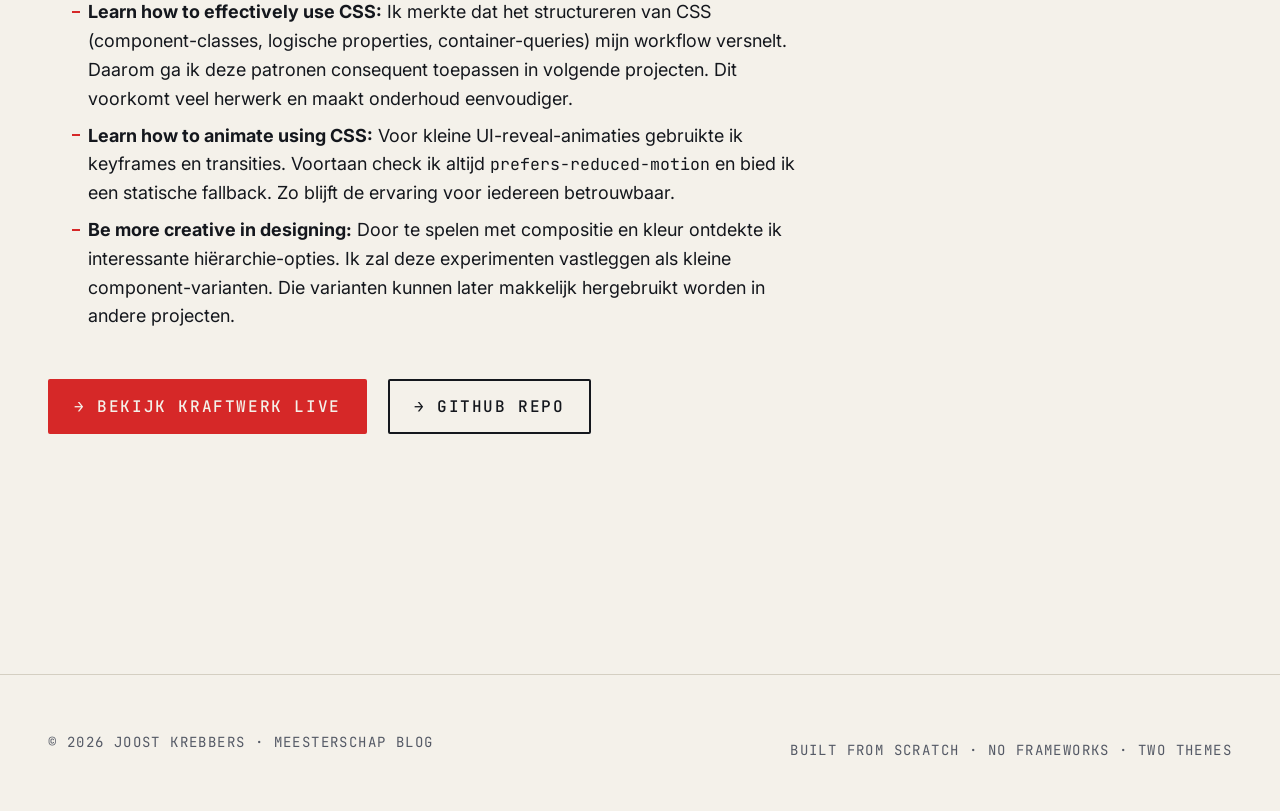
<file: pages/vakken-css-ttr.html>
<!DOCTYPE html>
<html lang="nl" data-theme="night">
<head>
  <meta charset="UTF-8" />
  <meta name="viewport" content="width=device-width, initial-scale=1.0" />
<title>CSS to the Rescue Vakken Meesterschap</title>
  <meta name="description" content="CSS to the Rescue: KRAFTWERK kerncentrale-paneel. Beoordeling: 9,5/10." />
  <script src="../js/theme-toggle.js"></script>
  <link rel="stylesheet" href="../css/reset.css" />
  <link rel="stylesheet" href="../css/tokens.css" />
  <link rel="stylesheet" href="../css/themes.css" />
  <link rel="stylesheet" href="../css/base.css" />
  <link rel="stylesheet" href="../css/components.css" />
  <link rel="stylesheet" href="../css/vakken-css-ttr.css" />
</head>
<body>

  <a href="#main" class="skip-link">Skip naar inhoud</a>

  <header class="nav">
    <div class="container nav__inner">
      <a href="../index.html" class="nav__brand" aria-label="Meesterschap home">
        <span>MEESTERSCHAP</span>
        <span class="nav__brand-tag">'26</span>
      </a>
      <button class="nav__toggle" data-nav-toggle aria-expanded="false" aria-controls="primary-nav" aria-label="Menu openen">
        <svg width="20" height="20" viewBox="0 0 20 20" fill="none" stroke="currentColor" stroke-width="2" aria-hidden="true">
          <line x1="3" y1="6" x2="17" y2="6"/>
          <line x1="3" y1="10" x2="17" y2="10"/>
          <line x1="3" y1="14" x2="17" y2="14"/>
        </svg>
      </button>
      <nav aria-label="Hoofdnavigatie">
        <ul class="nav__list" id="primary-nav" data-nav-list>
          <li><a class="nav__link" href="../index.html">Home</a></li>
          <li><a class="nav__link" href="sprint-0.html">Sprint 0</a></li>
          <li><a class="nav__link" href="hackathon.html">Hackathon</a></li>
          <li><a class="nav__link" href="weekly-nerd.html">Weekly Nerd</a></li>
          <li><a class="nav__link" href="weekly-geek.html">Weekly Geek</a></li>
          <li class="nav__item--dropdown">
            <button class="nav__dropdown-toggle" data-dropdown-toggle aria-expanded="false" aria-haspopup="true">
              Vakken
              <svg width="10" height="6" viewBox="0 0 10 6" fill="none" stroke="currentColor" stroke-width="1.5" aria-hidden="true"><path d="M1 1l4 4 4-4"/></svg>
            </button>
            <ul class="nav__dropdown" role="menu">
              <li role="none"><a href="vakken.html" role="menuitem">Overzicht</a></li>
              <li role="none"><a href="vakken-css-ttr.html" role="menuitem" aria-current="page">CSS to the Rescue <span class="nav__dropdown__score">9,5</span></a></li>
              <li role="none"><a href="vakken-browser-tech.html" role="menuitem">Browser Tech <span class="nav__dropdown__score">10</span></a></li>
              <li role="none"><a href="vakken-hcd.html" role="menuitem">Human Centered Design <span class="nav__dropdown__score">9</span></a></li>
              <li role="none"><a href="vakken-api.html" role="menuitem">API <span class="nav__dropdown__score">10</span></a></li>
            </ul>
          </li>
          <li><a class="nav__link" href="meesterproef.html">Meesterproef</a></li>
          <li><a class="nav__link" href="gesprekken.html">Gesprekken</a></li>
          <li>
            <button class="theme-toggle" data-theme-toggle aria-label="Wissel thema">
              <span class="theme-toggle__indicator" aria-hidden="true"></span>
              <span data-theme-label>Night</span>
            </button>
          </li>
        </ul>
      </nav>
    </div>
  </header>

  <main id="main">
    <div class="container">

      <nav aria-label="Kruimelpad" class="breadcrumb">
        <a href="../index.html">Home</a>
        <span class="breadcrumb__sep">/</span>
        <a href="vakken.html">Vakken</a>
        <span class="breadcrumb__sep">/</span>
        <span>CSS to the Rescue</span>
      </nav>

      <div class="hero-row">
        <section class="hero fade-in" aria-labelledby="page-title">
        <p class="eyebrow hero__eyebrow">Sector 05a CSS to the Rescue</p>
          <h1 id="page-title">CSS to the<br>Rescue</h1>
          <p class="hero__lead">
            Een volledig functioneel kerncentrale bedieningspaneel gebouwd met bijna
            uitsluitend CSS. Geen JavaScript voor interactie, geen ID- of class-selectors
            voor styling alleen de kracht van CSS.
          </p>
        </section>
        <div class="hero-score">
          <div class="score-badge fade-in" role="img" aria-label="Beoordeling: 9 komma 5 uit 10">
            <span class="score-badge__number">9,5</span>
            <span class="score-badge__label">/ 10</span>
          </div>
        </div>
      </div>

      <div class="data-strip" role="region" aria-label="Vak info">
        <div class="data-strip__item">
          <p class="data-strip__label">Vak</p>
          <p class="data-strip__value">CSS TTR</p>
        </div>
        <div class="data-strip__item">
          <p class="data-strip__label">Concept</p>
          <p class="data-strip__value">KRAFTWERK</p>
        </div>
        <div class="data-strip__item">
          <p class="data-strip__label">Uren</p>
          <p class="data-strip__value data-strip__value--accent">~24u</p>
        </div>
        <div class="data-strip__item">
          <p class="data-strip__label">Score</p>
          <p class="data-strip__value">9,5 / 10</p>
        </div>
      </div>

      <article class="prose fade-in">

        <h2>De opdracht</h2>
        <p>
          Maak een interactief component met bijna uitsluitend CSS. De twee kernregels:
          geen IDs of classes als styling-hooks (alleen voor <code>:target</code> en
        <code>&lt;label for&gt;</code>), en geen JavaScript voor logica alleen een
          minimale range-to-custom-property bridge was toegestaan.
        </p>
        <p>
          Het doel: de grenzen van CSS opzoeken. Alles wat je normaal met JavaScript zou doen,
          moet opgelost worden met selectors, pseudo-classes en de cascade.
        </p>

        <h2>Het concept: KRAFTWERK</h2>
        <p>
          Ik koos voor een fictief Duits kerncentrale bedieningspaneel, geïnspireerd op fotografieën
        van verlaten Oost-Europese controlekamers. De naam KRAFTWERK Duits voor "energiecentrale"
          paste perfect bij de retro-industriële esthetiek.
        </p>
        <p>
          Het paneel bevat vier analoge meters, zes LED-indicatoren, drie toggleschakelaars,
          vier draaiknoppen, START/STOP besturing en een retro scroll-drum MW display.
        Alle interacties zijn puur CSS ze zijn onderling verbonden: schakel je een pomp uit
          terwijl de centrale draait, dan flash het schakelpaneel oranje.
        </p>

        <p>
          <span class="tech-tag tech-tag--css">@layer</span>
          <span class="tech-tag tech-tag--css">CSS nesting</span>
          <span class="tech-tag tech-tag--css">Container queries</span>
          <span class="tech-tag tech-tag--state">:target</span>
          <span class="tech-tag tech-tag--state">:checked</span>
          <span class="tech-tag tech-tag--state">~ sibling selector</span>
          <span class="tech-tag tech-tag--state">Container style queries</span>
          <span class="tech-tag tech-tag--anim">@keyframes</span>
          <span class="tech-tag tech-tag--anim">letter-corrupt animatie</span>
          <span class="tech-tag tech-tag--layout">aspect-ratio</span>
          <span class="tech-tag tech-tag--layout">SVG feTurbulence texture</span>
          <span class="tech-tag tech-tag--css">mix-blend-mode</span>
          <span class="tech-tag tech-tag--css">prefers-reduced-motion</span>
        </p>

        <h2>Componenten</h2>
        <div class="component-grid">
          <div class="component-card" data-num="01">
            <p class="component-card__title">Analoge meters × 4</p>
            <p>Frequency, Pressure, Temperature, Power. Naald rotatie aangestuurd
              via CSS custom property van de knob-range input. Werkt alleen als de centrale actief is.</p>
          </div>
          <div class="component-card" data-num="02">
            <p class="component-card__title">Toggle switches × 3</p>
            <p>Pump A, Pump B, Turbine. Pure <code>input[type=checkbox]</code> met gestylede <code>label</code>.
              Schakelen ze uit tijdens het draaien, dan activeert een oranje waarschuwingsflash.</p>
          </div>
          <div class="component-card" data-num="03">
            <p class="component-card__title">Draaiknoppen × 4</p>
            <p><code>input[type=range]</code> gestyled als roterende knop. JS schrijft alleen de knob-waarde
              naar een CSS custom property. Rotatie, kleur en alle feedback: puur CSS.</p>
          </div>
          <div class="component-card" data-num="04">
            <p class="component-card__title">LED indicatoren × 6</p>
            <p>Reageren op de toggle switches via de <code>~</code> sibling combinator en <code>:not(:checked)</code>.</p>
          </div>
          <div class="component-card" data-num="05">
            <p class="component-card__title">START / STOP</p>
            <p>Anchor links die <code>:target</code> activeren op verborgen <code>&lt;div&gt;</code> elementen.
              De hele interactieve staat van het paneel hangt hier aan.</p>
          </div>
          <div class="component-card" data-num="06">
            <p class="component-card__title">MW Scroll display</p>
            <p>Retro "drum"-display gebouwd met 21 <code>&lt;span&gt;</code>-elementen en een scroll-animatie.
              Flikkert rood bij een meltdown.</p>
          </div>
          <div class="component-card" data-num="07">
            <p class="component-card__title">EMERGENCY meltdown</p>
            <p>Alle vier knoppen op maximum + centrale actief = EMERGENCY overlay.
              Volledig via container style queries. Het scherm schudt.</p>
          </div>
          <div class="component-card" data-num="08">
            <p class="component-card__title">Easter eggs × 5</p>
            <p>Inspectie-stempel, ingenieursgravure, koffievlek, versleten pomp-label,
              en een plantnaam die verschijnt bij 2 seconden hoveren op de titel.</p>
          </div>
        </div>

        <h2>Code highlight: container style queries voor meltdown</h2>
        <p>
          Als alle vier knoppen op 145 staan én de centrale draait, treedt er een noodtoestand op.
        Dit vereist het checken van vier CSS custom property waarden tegelijk normaal JavaScript werk.
          De oplossing: geneste container style queries:
        </p>
        <div class="code-block" role="region" aria-label="Code: meltdown via container style queries">
        <pre><span class="cm">/* state.css meltdown triggert alleen als alle 4 knoppen op 145 staan */</span>
<span class="sel">@container style(--knob-power: 145)</span> {
  <span class="sel">@container style(--knob-freq: 145)</span> {
    <span class="sel">@container style(--knob-pressure: 145)</span> {
      <span class="sel">@container style(--knob-temp: 145)</span> {
        <span class="sel">#running:target ~ main > p:last-of-type</span> {
          opacity: <span class="str">1</span>;
          animation: emergency-pulse <span class="str">0.8s</span> ease-in-out infinite;
        }
        <span class="sel">#running:target ~ main</span> {
          animation:
            meltdown-shake <span class="str">0.15s</span> ease-in-out infinite,
            overload-flash  <span class="str">0.6s</span> ease-in-out infinite;
        }
      }
    }
  }
}</pre>
        </div>

        <h2>Code highlight: letter-corrupt animatie</h2>
        <p>
        De letters van KRAFTWERK flikkeren onregelmatig en wisselen kort van glyph alsof er een
          elektrische storing is. Elke letter heeft zijn eigen timing via per-letter CSS variabelen:
        </p>
        <div class="code-block" role="region" aria-label="Code: letter corrupt animatie">
          <pre><span class="cm">/* K */</span> <span class="sel">header > h1 > span:first-child > span:nth-child(1)</span> {
  <span class="kw">--glyph</span>:            <span class="str">'К'</span>;
  <span class="kw">--corrupt-duration</span>: <span class="str">11.3s</span>;
  <span class="kw">--corrupt-delay</span>:    <span class="str">1.2s</span>;
  <span class="kw">--flicker-duration</span>: <span class="str">2.8s</span>;
}
<span class="sel">header > h1 > span > span</span> {
  animation:
    letter-stamp-in  <span class="str">0.4s</span> cubic-bezier(<span class="str">0.22</span> <span class="str">1</span> <span class="str">0.36</span> <span class="str">1</span>) var(<span class="kw">--stamp-delay</span>) forwards,
    letter-flicker   var(<span class="kw">--flicker-duration</span>) var(<span class="kw">--flicker-delay</span>) ease-in-out infinite,
    letter-hide      var(<span class="kw">--corrupt-duration</span>) var(<span class="kw">--corrupt-delay</span>) steps(<span class="str">1</span> end) infinite;
}</pre>
        </div>

        <h2>Code highlight: knob → meter binding</h2>
        <p>
          De enige JavaScript schrijft de waarde van <code>input[type=range]</code> naar een
          CSS custom property. CSS pakt die op en berekent de rotatie van de naald:
        </p>
        <div class="code-block" role="region" aria-label="Code: knob naar naald binding">
        <pre><span class="cm">/* Het enige JS range → custom property bridge */</span>
<span class="kw">const</span> updateRange = range <span class="fn">=></span> {
  document.documentElement.style.<span class="fn">setProperty</span>(<span class="str">'--'</span> + range.name, range.value);
};

<span class="cm">/* CSS pakt de waarde op */</span>
<span class="sel">#running:target ~ main > section:first-of-type
  > figure:nth-of-type(1) > div > span:nth-child(3)</span> {
  transform: translateX(<span class="str">-50%</span>) rotate(calc(var(<span class="kw">--knob-freq</span>) * <span class="str">0.48deg</span>));
}</pre>
        </div>

        <h2>Bestandsstructuur</h2>
        <div class="file-tree" role="img" aria-label="Bestandsstructuur KRAFTWERK">
          <span class="dir">📁 kraftwerk/</span><br>
          &nbsp;&nbsp;<span class="cm">📄 index.html</span><br>
          &nbsp;&nbsp;<span class="cm">📄 style.css</span>&nbsp; <span class="cm">@layer declarations + @imports</span><br>
          &nbsp;&nbsp;<span class="dir">📁 css/</span><br>
          &nbsp;&nbsp;&nbsp;&nbsp;<span class="new">📄 tokens.css</span>&nbsp; <span class="cm">custom properties, kleurthema, spacing</span><br>
          &nbsp;&nbsp;&nbsp;&nbsp;<span class="new">📄 base.css</span>&nbsp; <span class="cm">reset, body, header, typografie</span><br>
          &nbsp;&nbsp;&nbsp;&nbsp;<span class="new">📄 layout.css</span>&nbsp; <span class="cm">paneel shell + sectie grid</span><br>
          &nbsp;&nbsp;&nbsp;&nbsp;<span class="new">📄 components.css</span>&nbsp; <span class="cm">gauge, LED, switch, knob, buttons, display</span><br>
          &nbsp;&nbsp;&nbsp;&nbsp;<span class="new">📄 animations.css</span>&nbsp; <span class="cm">@keyframes + reduced-motion</span><br>
          &nbsp;&nbsp;&nbsp;&nbsp;<span class="new">📄 state.css</span>&nbsp; <span class="cm">:target/:checked driven interactie</span><br>
          &nbsp;&nbsp;&nbsp;&nbsp;<span class="new">📄 easter-eggs.css</span>&nbsp; <span class="cm">verborgen details</span><br>
          &nbsp;&nbsp;&nbsp;&nbsp;<span class="new">📄 responsive.css</span>&nbsp; <span class="cm">container + media queries</span>
        </div>

        <h2>Dag voor dag</h2>
        <div class="week-log">
          <div class="week-log__day">
            <p class="week-log__date">Do 19 februari 2026</p>
            <p class="week-log__heading">Plan + basis HTML + 2 elementen gestyled</p>
            <ul>
              <li>Presentatie over het initiatieproject gehouden en andere presentaties bijgewoond</li>
              <li>Basis HTML opgezet met één van elk gepland element</li>
              <li>Concept gekozen: KRAFTWERK, fictief Duits kerncentralepaneel</li>
            </ul>
            <p class="time-badge">⏱ ~5u</p>
          </div>
          <div class="week-log__day">
            <p class="week-log__date">Di 4 maart 2026</p>
            <p class="week-log__heading">Alle elementen gestyled + responsive + meltdown + draaiknoppen</p>
            <ul>
              <li>Hele pagina responsive gemaakt met puur CSS</li>
              <li>Overload warning gebouwd met CSS only</li>
              <li>Draaiknoppen werkend gemaakt via range + custom property</li>
            </ul>
            <p class="time-badge">⏱ ~4u 30m</p>
          </div>
          <div class="week-log__day">
            <p class="week-log__date">Wo 5 maart 2026</p>
            <p class="week-log__heading">Animaties + 2 stijlvarianten + betere display</p>
            <ul>
              <li>Animaties toegevoegd aan het paneel</li>
              <li>Twee stijlvarianten gemaakt en vergeleken</li>
              <li>Overload warning visueel versterkt</li>
            </ul>
            <p class="time-badge">⏱ ~4u 30m</p>
          </div>
          <div class="week-log__day">
            <p class="week-log__date">Di 11 maart 2026</p>
            <p class="week-log__heading">Titel restyling + alles naar Engels + easter eggs</p>
            <ul>
            <li>Titel visueel overhauled letters vallen één voor één in</li>
              <li>5 easter eggs gebouwd (stempel, gravure, koffievlek, versleten label, plantnaam)</li>
            </ul>
            <p class="time-badge">⏱ ~4u</p>
          </div>
          <div class="week-log__day">
            <p class="week-log__date">Wo 12 maart 2026</p>
            <p class="week-log__heading">File restructuring</p>
            <ul>
              <li>Alle CSS gesplitst in 8 logische partials</li>
              <li><code>@layer</code> architectuur opgezet</li>
            </ul>
            <p class="time-badge">⏱ ~4u</p>
          </div>
          <div class="week-log__day">
            <p class="week-log__date">Di 18 maart 2026</p>
            <p class="week-log__heading">Titel "sensationeel" maken</p>
            <ul>
              <li>Letter-corrupt animatie: elke letter wisselt kort naar een Cyrillische lookalike</li>
              <li>Chromatic aberration split-effect per letter</li>
            </ul>
            <p class="time-badge">⏱ ~2u 30m</p>
          </div>
        </div>

        <h2>Experimenten die niet werkten</h2>
        <div class="failed-grid">
          <div class="failed-card">
            <p class="failed-card__title">× Geluidseffecten</p>
            <p>CSS heeft geen audio capabilities kliksgeluiden bij schakelaars zijn fundamenteel onmogelijk zonder JS.</p>
          </div>
          <div class="failed-card">
            <p class="failed-card__title">× CSS-only timer</p>
            <p>Een lopende timer integreren met de <code>:target</code> state bleek niet correct werkbaar.</p>
          </div>
          <div class="failed-card">
            <p class="failed-card__title">× Willekeurige startwaarden</p>
            <p>CSS heeft geen random-functie die beginwaarden van range inputs kan instellen.</p>
          </div>
        </div>

        <h2>Nieuwe inzichten</h2>
        <div class="insight-grid">
          <div class="insight-card">
            <p class="insight-card__num">01</p>
            <p class="insight-card__title">CSS kan meer interactiviteit dan je denkt</p>
            <p>Draaiknoppen, conditional waarschuwingen, een meltdown zonder logica-JS.
              Denk in state via inputs en pseudo-classes, niet in event listeners.</p>
          </div>
          <div class="insight-card">
            <p class="insight-card__num">02</p>
            <p class="insight-card__title">Container style queries = CSS conditional logic</p>
            <p>Custom property waarden lezen via <code>@container style()</code> maakt CSS
            conditioneel op basis van data niet alleen afmetingen.</p>
          </div>
          <div class="insight-card">
            <p class="insight-card__num">03</p>
            <p class="insight-card__title">Selector specificity als architectuurtool</p>
            <p>Zonder classes navigeer je bewust met <code>~</code> <code>:nth-of-type()</code>
              en <code>:not()</code>. De HTML-structuur is je ontwerpdocument.</p>
          </div>
          <div class="insight-card">
            <p class="insight-card__num">04</p>
            <p class="insight-card__title">@layer voor cascade-controle</p>
            <p>CSS in lagen organiseren stuurt de cascade expliciet zonder te vertrouwen
              op specificity of importvolgorde.</p>
          </div>
        </div>

        <h2>Reflectie</h2>
        <p>
        CSS to the Rescue was het vak waarbij ik het meest verrast werd door CSS zelf.
          Een volledig interactief bedieningspaneel waarbij knopwaarden meters aansturen,
        switches LEDs doden en vier maxen een noodalarm triggert puur via de cascade
          had ik niet voor mogelijk gehouden.
        </p>
        <p>
          Het concept hielp enorm. Door een duidelijk thema te kiezen kreeg elk CSS-probleem
          een narratieve context. De koffievlek is niet zomaar een cirkel; de worn-off Pump B label
          is iets wat je in een echte verlaten controlekamer zou vinden.
          Elke technische beslissing werd ook een ontwerpbeslissing.
        </p>
        <p>
        De 9,5 voelt verdiend maar ook als aanmoediging. Eerder structureren scheelt tijd
          de file-restructuring kostte vier uur die ik vroeger had kunnen besparen.
        </p>

        <div class="learning-goals">
            <p class="learning-goals__label">Learning goals</p>
            <ul>
                <li><strong>Learn how to effectively use CSS:</strong> Ik merkte dat het structureren van CSS
                    (component-classes, logische properties, container-queries) mijn workflow versnelt. Daarom ga ik deze
                    patronen consequent toepassen in volgende projecten. Dit voorkomt veel herwerk en maakt onderhoud
                    eenvoudiger.</li>
                <li><strong>Learn how to animate using CSS:</strong> Voor kleine UI-reveal-animaties gebruikte ik keyframes en
                    transities. Voortaan check ik altijd <code>prefers-reduced-motion</code> en bied ik een statische fallback.
                    Zo blijft de ervaring voor iedereen betrouwbaar.</li>
                <li><strong>Be more creative in designing:</strong> Door te spelen met compositie en kleur ontdekte ik
                    interessante hiërarchie-opties. Ik zal deze experimenten vastleggen als kleine component-varianten. Die
                    varianten kunnen later makkelijk hergebruikt worden in andere projecten.</li>
            </ul>
        </div>

        <p class="mt-xl">
          <a href="https://jooosty.github.io/CSS-Control-panel/" class="btn btn--primary">→ Bekijk KRAFTWERK live</a>
          <a href="https://github.com/jooosty/CSS-Control-panel" target="_blank" class="btn ml-sm">→ GitHub repo</a>
        </p>

      </article>
    </div>
  </main>

  <footer class="footer">
    <div class="container footer__inner">
    <p>© 2026 Joost Krebbers · Meesterschap Blog</p>
      <p>Built from scratch · No frameworks · Two themes</p>
    </div>
  </footer>

</body>
</html>
</file>
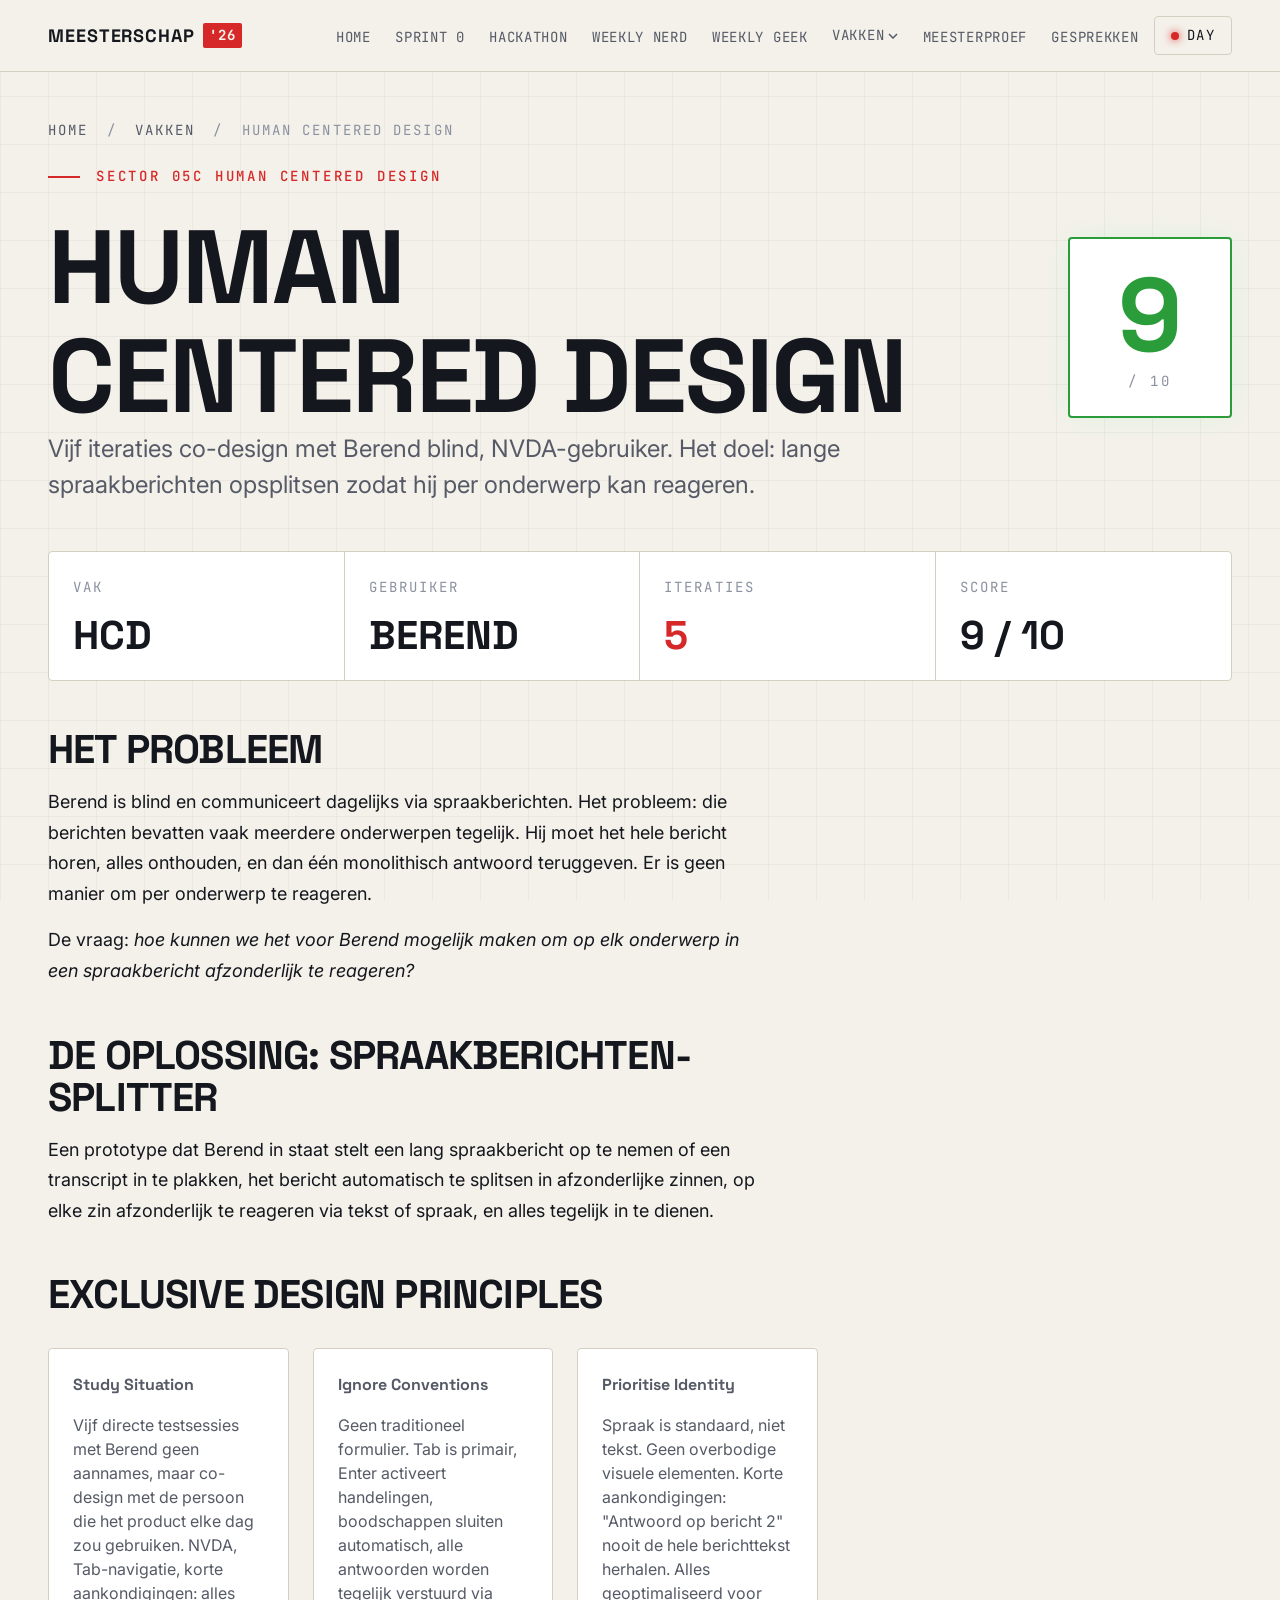
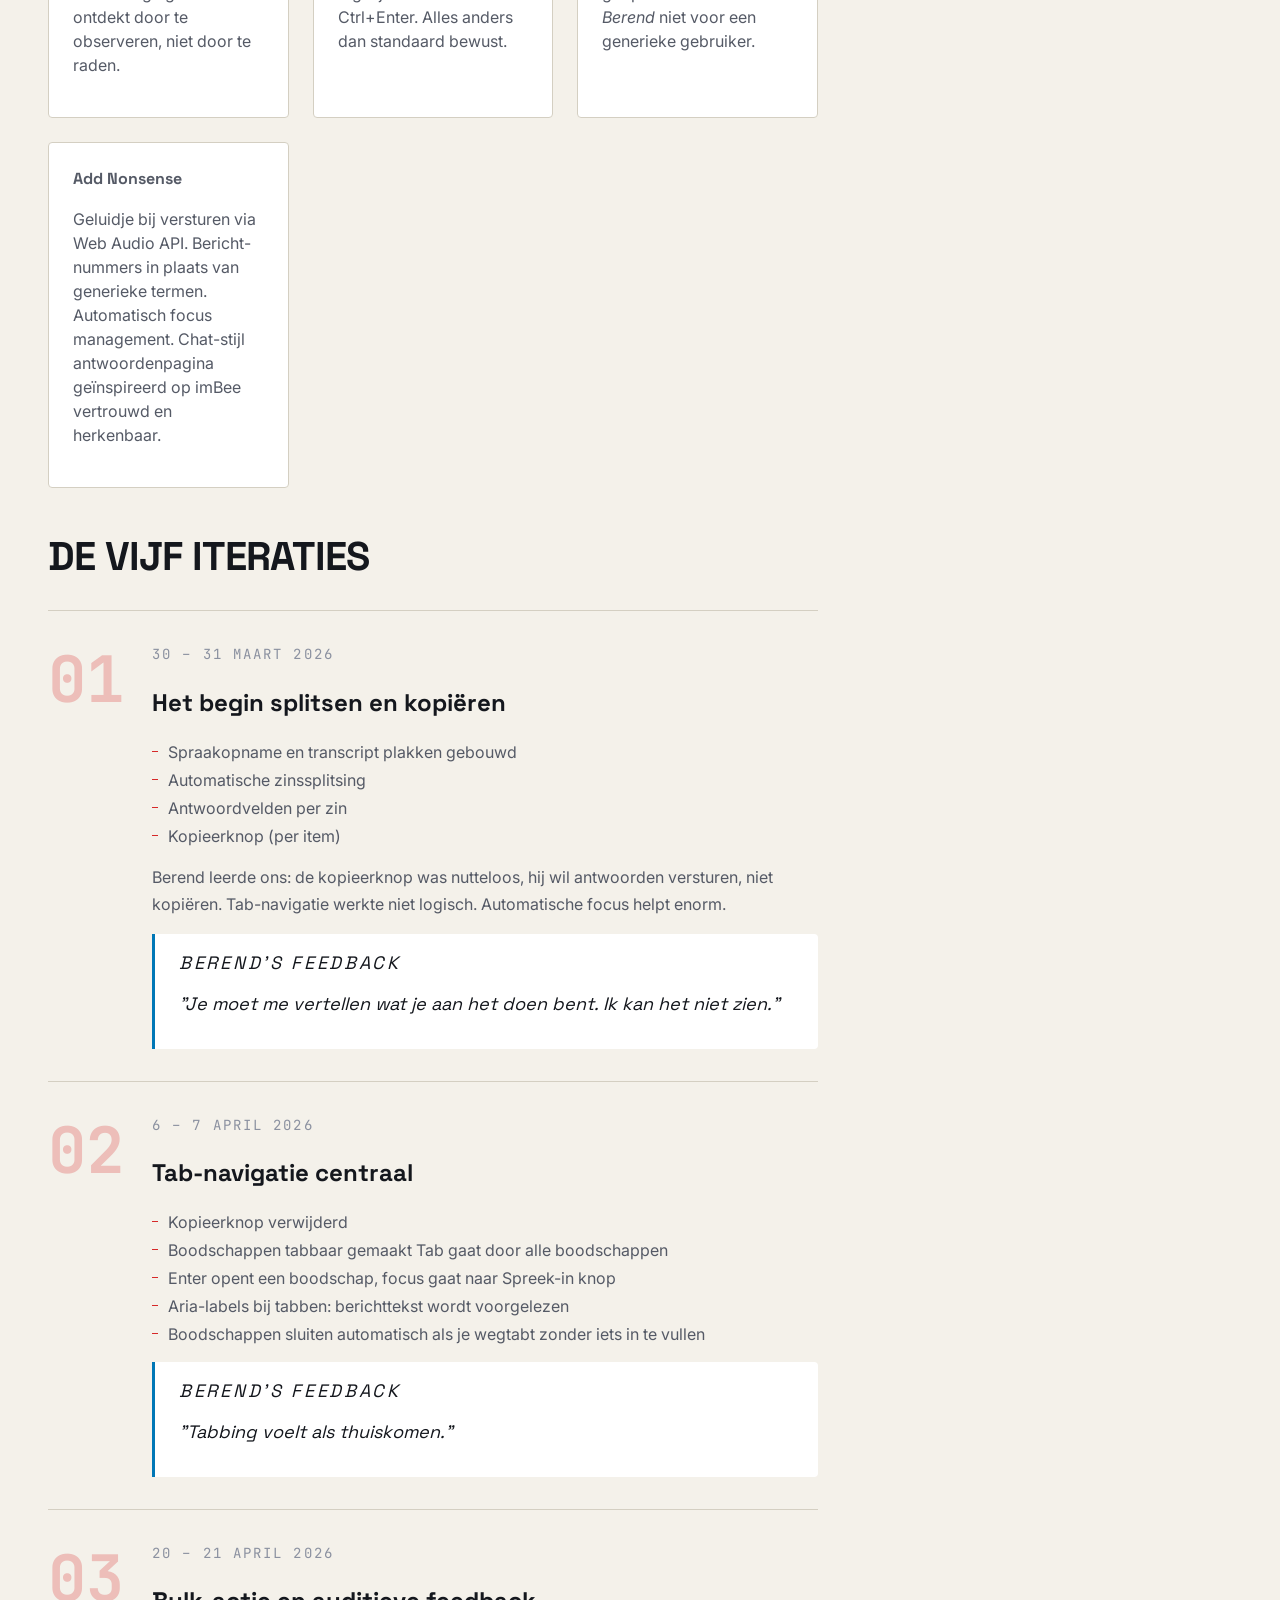
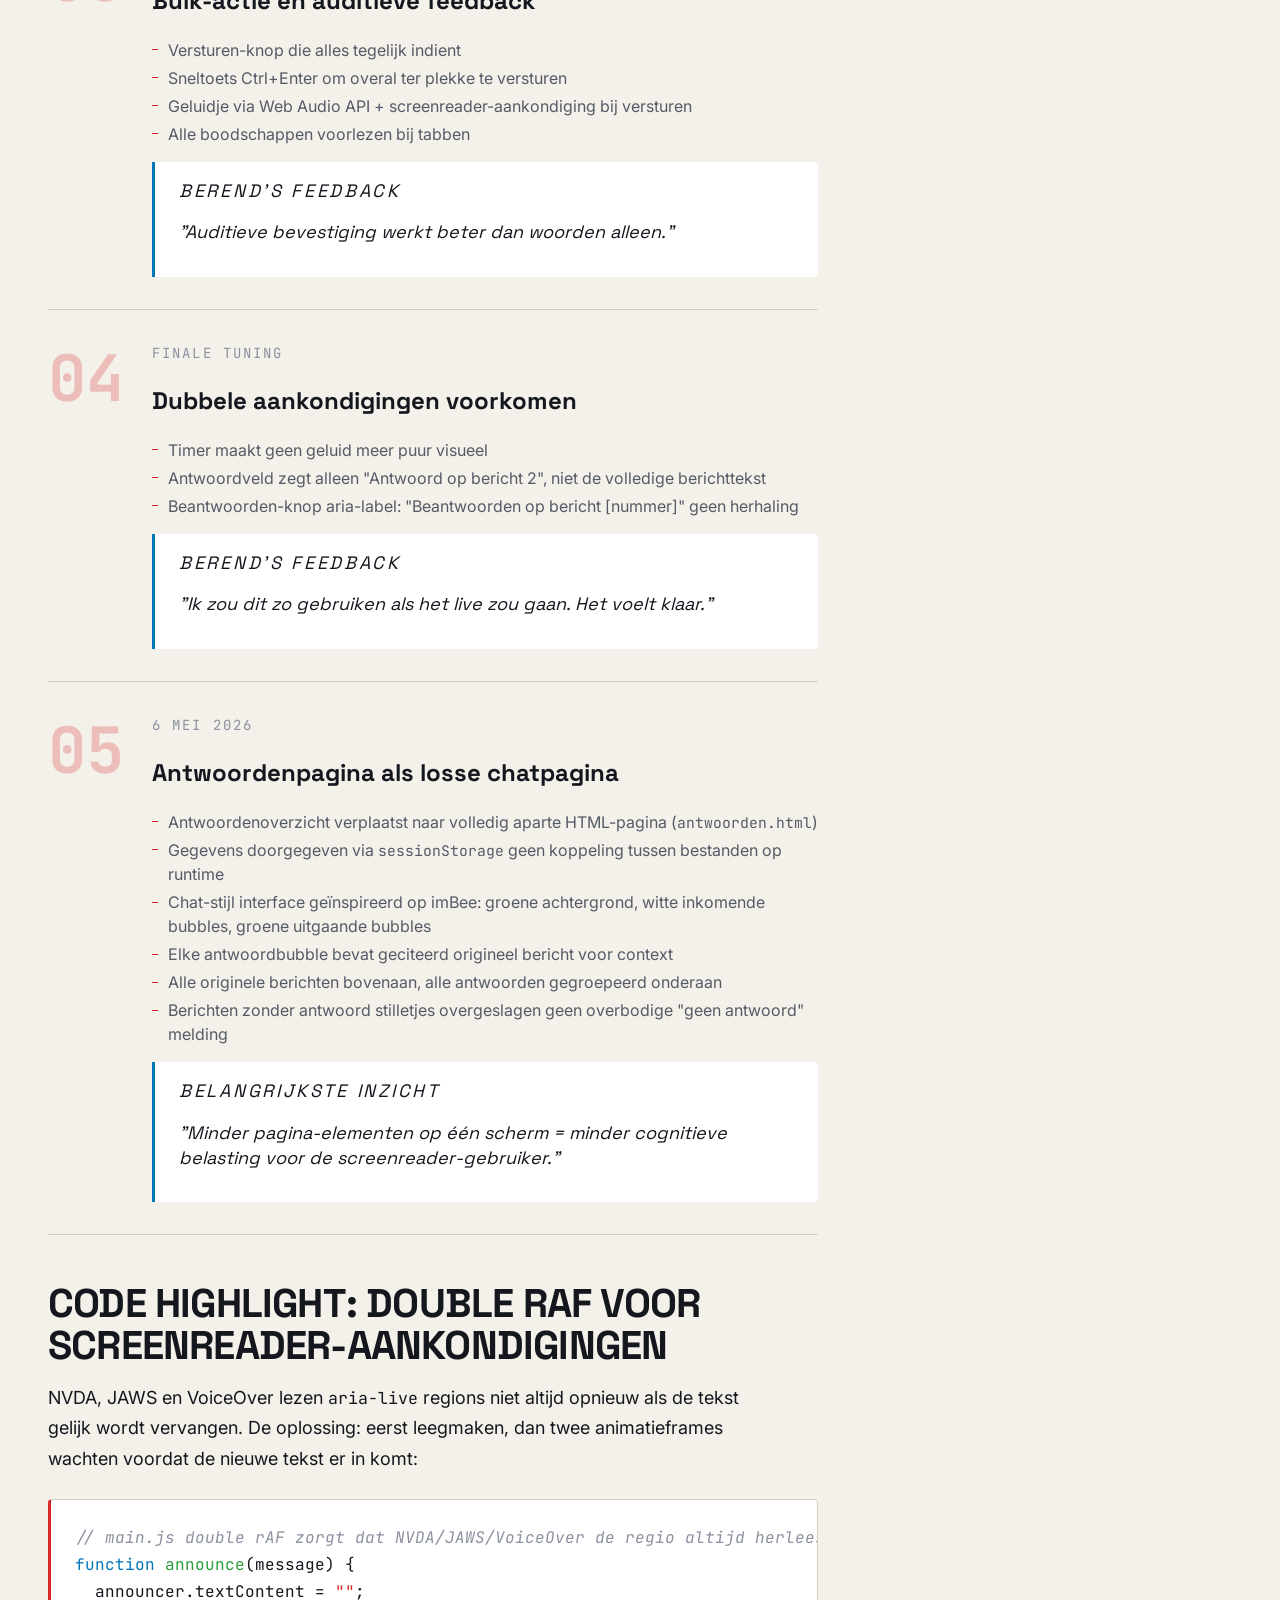
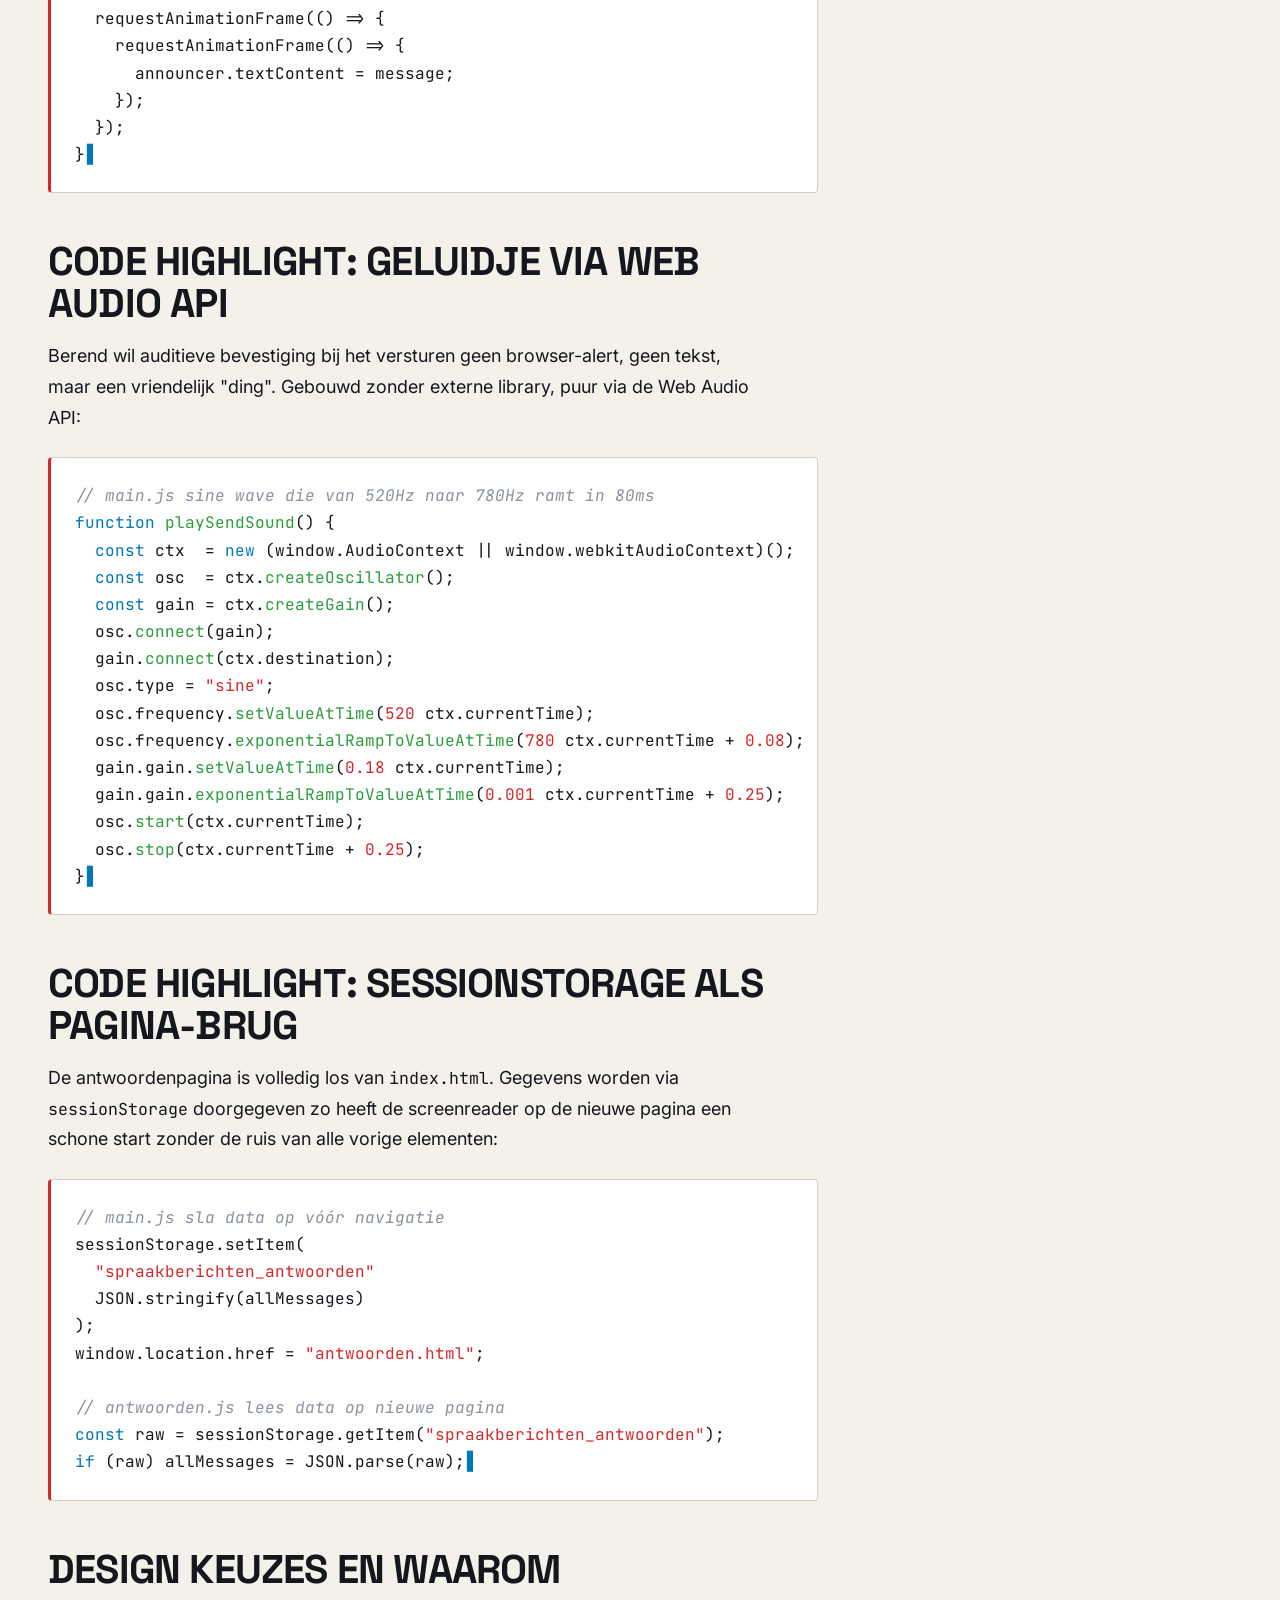
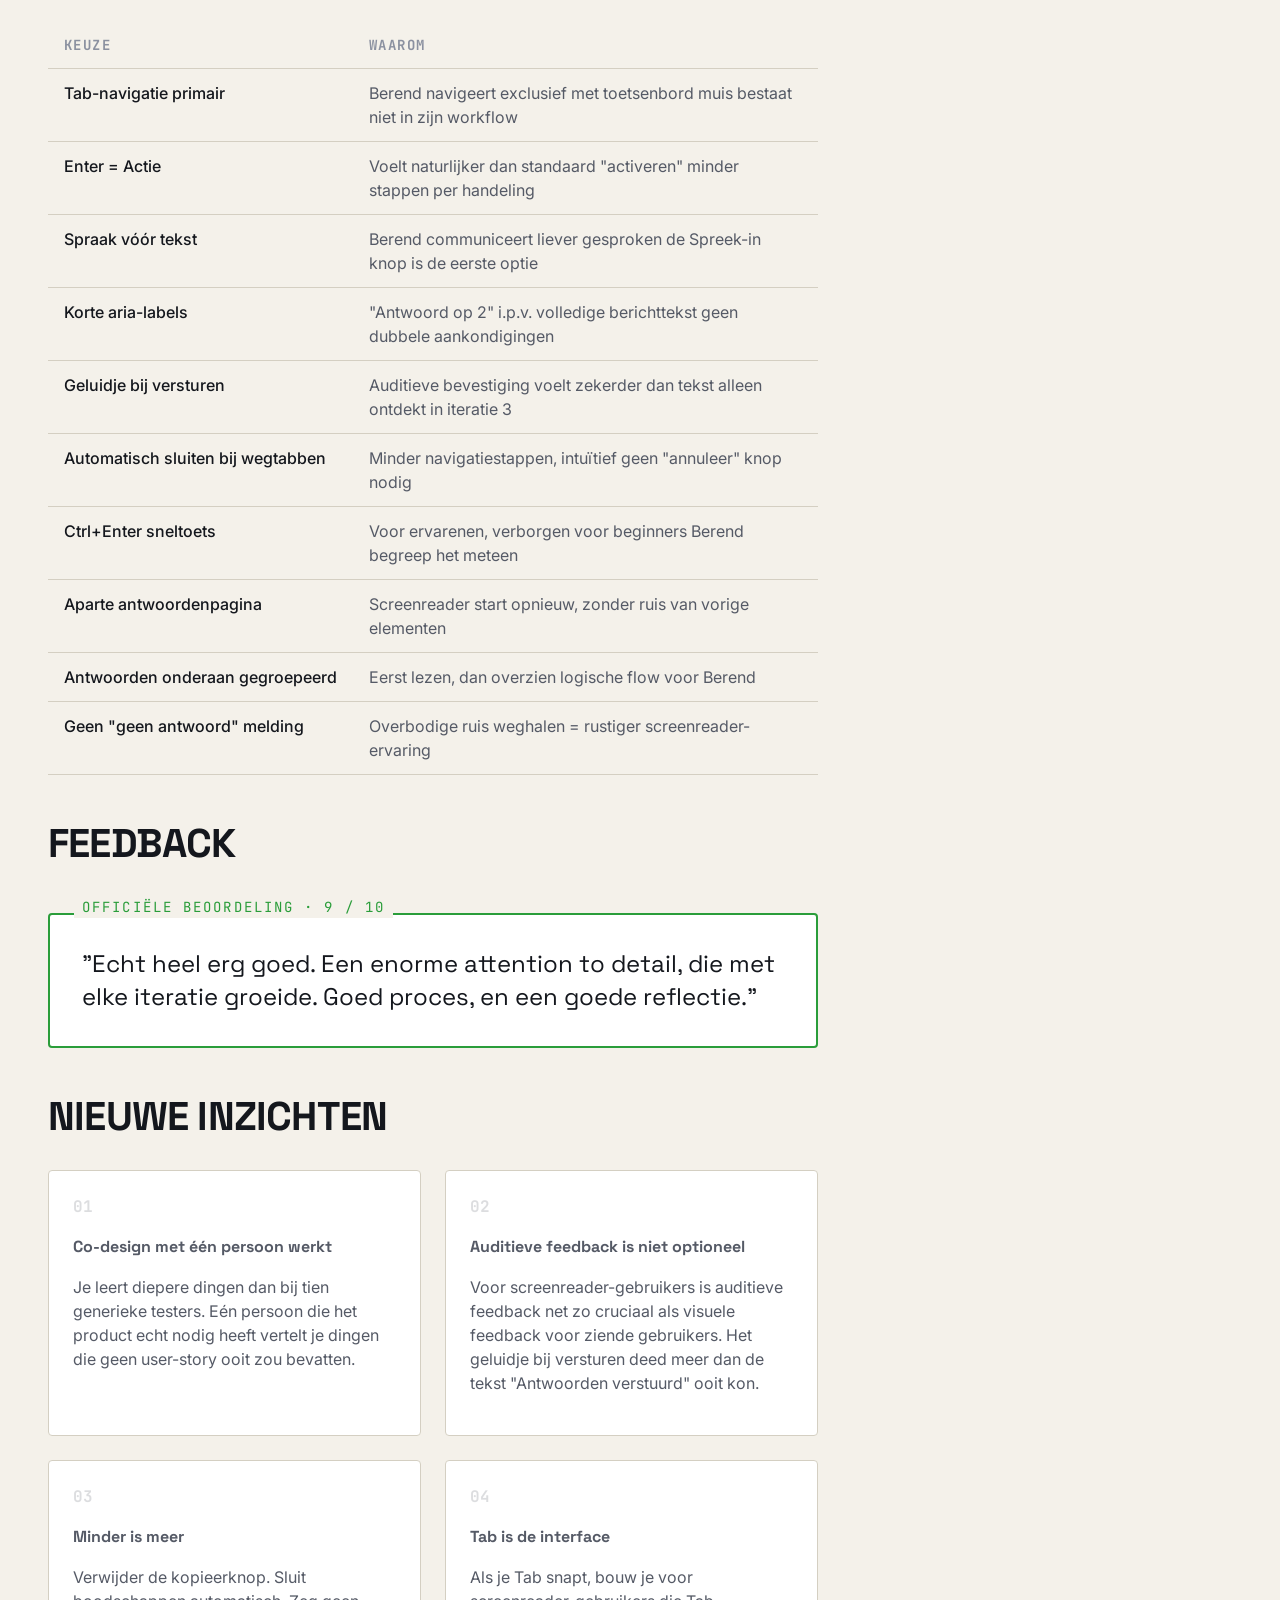
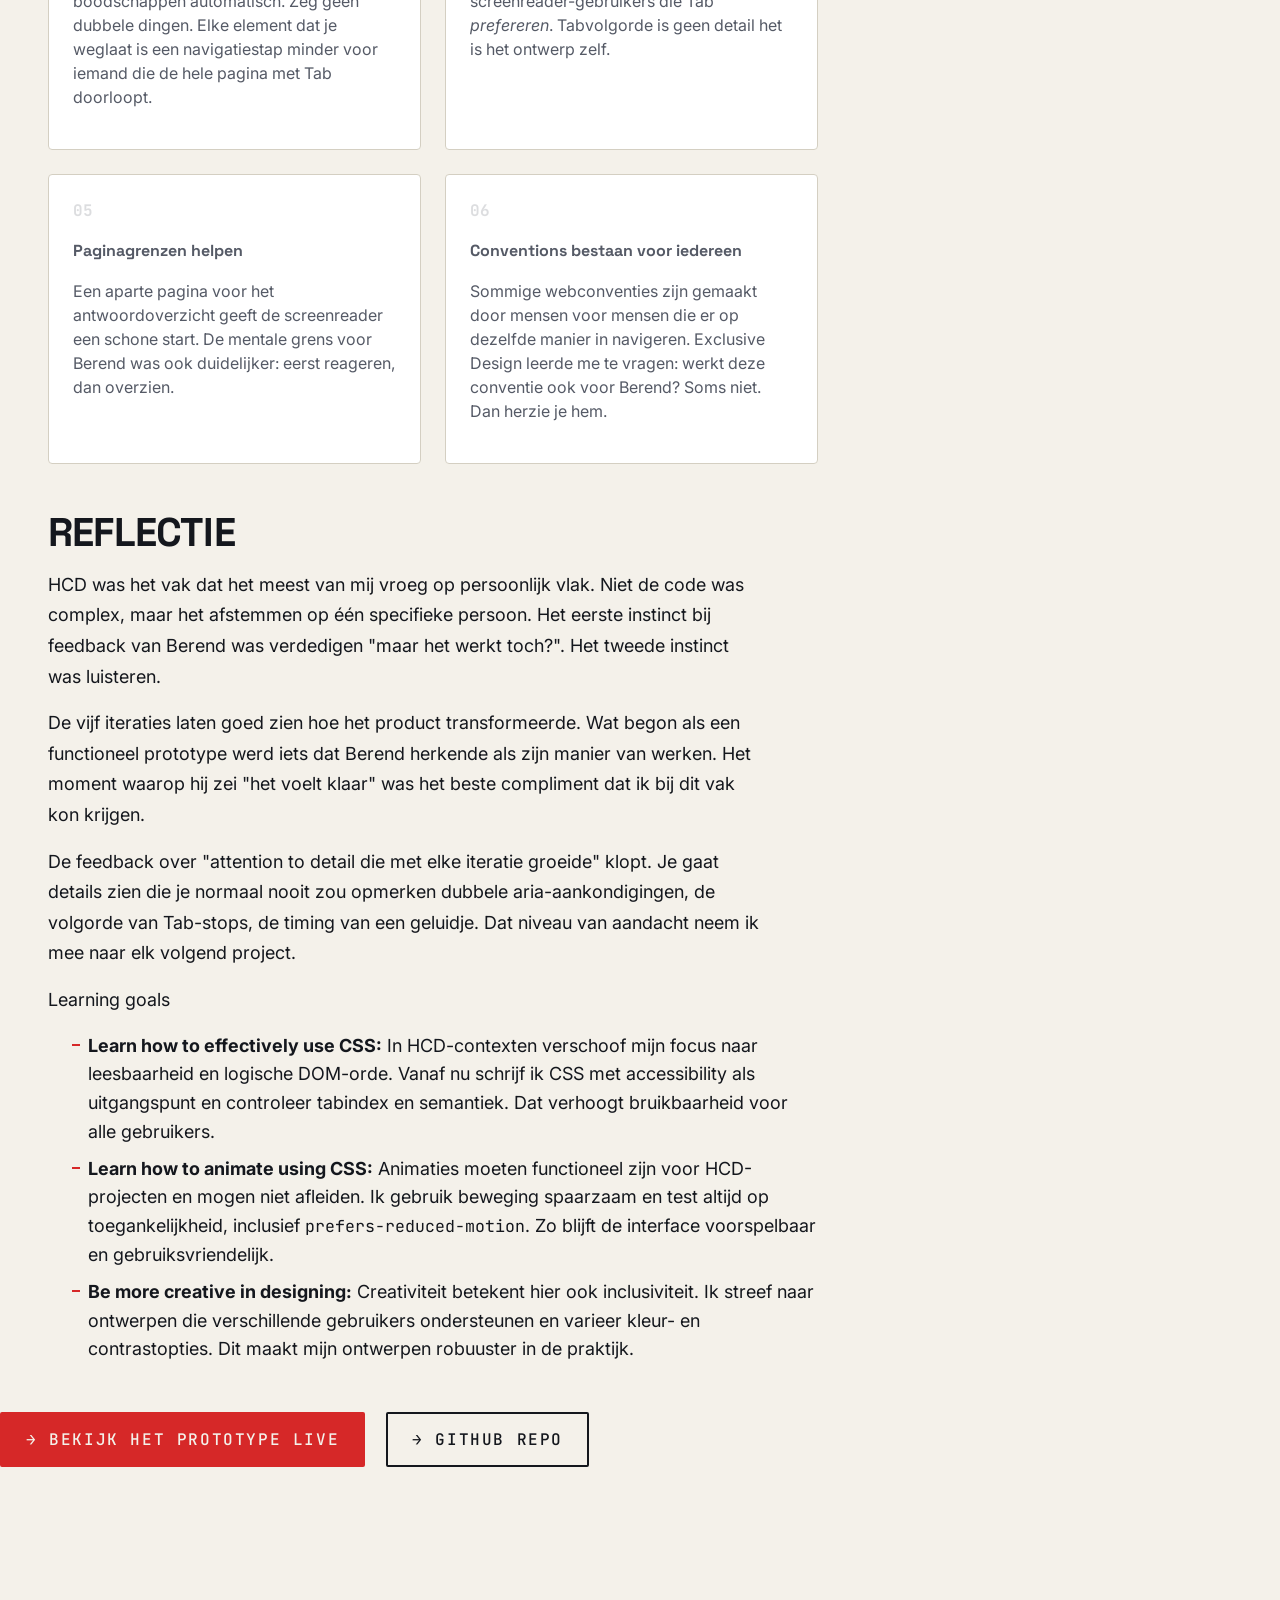
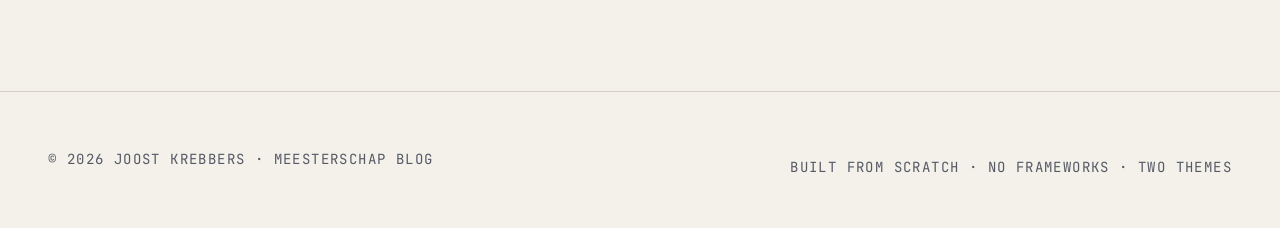
<file: pages/vakken-hcd.html>
<!DOCTYPE html>
<html lang="nl" data-theme="night">
<head>
  <meta charset="UTF-8" />
  <meta name="viewport" content="width=device-width, initial-scale=1.0" />
<title>Human Centered Design Vakken Meesterschap</title>
  <meta name="description" content="Human Centered Design: Spraakberichten-splitter voor Berend. Beoordeling: 9/10." />
  <script src="../js/theme-toggle.js"></script>
  <link rel="stylesheet" href="../css/reset.css" />
  <link rel="stylesheet" href="../css/tokens.css" />
  <link rel="stylesheet" href="../css/themes.css" />
  <link rel="stylesheet" href="../css/base.css" />
  <link rel="stylesheet" href="../css/components.css" />
  <link rel="stylesheet" href="../css/vakken-hcd.css" />
</head>
<body>

  <a href="#main" class="skip-link">Skip naar inhoud</a>

  <header class="nav">
    <div class="container nav__inner">
      <a href="../index.html" class="nav__brand" aria-label="Meesterschap home">
        <span>MEESTERSCHAP</span>
        <span class="nav__brand-tag">'26</span>
      </a>
      <button class="nav__toggle" data-nav-toggle aria-expanded="false" aria-controls="primary-nav" aria-label="Menu openen">
        <svg width="20" height="20" viewBox="0 0 20 20" fill="none" stroke="currentColor" stroke-width="2" aria-hidden="true">
          <line x1="3" y1="6" x2="17" y2="6"/>
          <line x1="3" y1="10" x2="17" y2="10"/>
          <line x1="3" y1="14" x2="17" y2="14"/>
        </svg>
      </button>
      <nav aria-label="Hoofdnavigatie">
        <ul class="nav__list" id="primary-nav" data-nav-list>
          <li><a class="nav__link" href="../index.html">Home</a></li>
          <li><a class="nav__link" href="sprint-0.html">Sprint 0</a></li>
          <li><a class="nav__link" href="hackathon.html">Hackathon</a></li>
          <li><a class="nav__link" href="weekly-nerd.html">Weekly Nerd</a></li>
          <li><a class="nav__link" href="weekly-geek.html">Weekly Geek</a></li>
          <li class="nav__item--dropdown">
            <button class="nav__dropdown-toggle" data-dropdown-toggle aria-expanded="false" aria-haspopup="true">
              Vakken
              <svg width="10" height="6" viewBox="0 0 10 6" fill="none" stroke="currentColor" stroke-width="1.5" aria-hidden="true"><path d="M1 1l4 4 4-4"/></svg>
            </button>
            <ul class="nav__dropdown" role="menu">
              <li role="none"><a href="vakken.html" role="menuitem">Overzicht</a></li>
              <li role="none"><a href="vakken-css-ttr.html" role="menuitem">CSS to the Rescue <span class="nav__dropdown__score">9,5</span></a></li>
              <li role="none"><a href="vakken-browser-tech.html" role="menuitem">Browser Tech <span class="nav__dropdown__score">10</span></a></li>
              <li role="none"><a href="vakken-hcd.html" role="menuitem" aria-current="page">Human Centered Design <span class="nav__dropdown__score">9</span></a></li>
              <li role="none"><a href="vakken-api.html" role="menuitem">API <span class="nav__dropdown__score">10</span></a></li>
            </ul>
          </li>
          <li><a class="nav__link" href="meesterproef.html">Meesterproef</a></li>
          <li><a class="nav__link" href="gesprekken.html">Gesprekken</a></li>
          <li>
            <button class="theme-toggle" data-theme-toggle aria-label="Wissel thema">
              <span class="theme-toggle__indicator" aria-hidden="true"></span>
              <span data-theme-label>Night</span>
            </button>
          </li>
        </ul>
      </nav>
    </div>
  </header>

  <main id="main">
    <div class="container">

      <nav aria-label="Kruimelpad" class="breadcrumb">
        <a href="../index.html">Home</a>
        <span class="breadcrumb__sep">/</span>
        <a href="vakken.html">Vakken</a>
        <span class="breadcrumb__sep">/</span>
        <span>Human Centered Design</span>
      </nav>

      <div class="hero-row">
        <section class="hero fade-in" aria-labelledby="page-title">
        <p class="eyebrow hero__eyebrow">Sector 05c Human Centered Design</p>
          <h1 id="page-title">Human<br>Centered Design</h1>
          <p class="hero__lead">
            Vijf iteraties co-design met Berend blind, NVDA-gebruiker.
            Het doel: lange spraakberichten opsplitsen zodat hij per onderwerp kan reageren.
          </p>
        </section>
        <div style="display:flex; align-items:center; padding-top: var(--space-2xl);">
          <div class="score-badge fade-in" role="img" aria-label="Beoordeling: 9 uit 10">
            <span class="score-badge__number">9</span>
            <span class="score-badge__label">/ 10</span>
          </div>
        </div>
      </div>

      <div class="data-strip" role="region" aria-label="Vak info">
        <div class="data-strip__item">
          <p class="data-strip__label">Vak</p>
          <p class="data-strip__value">HCD</p>
        </div>
        <div class="data-strip__item">
          <p class="data-strip__label">Gebruiker</p>
          <p class="data-strip__value">BEREND</p>
        </div>
        <div class="data-strip__item">
          <p class="data-strip__label">Iteraties</p>
          <p class="data-strip__value data-strip__value--accent">5</p>
        </div>
        <div class="data-strip__item">
          <p class="data-strip__label">Score</p>
          <p class="data-strip__value">9 / 10</p>
        </div>
      </div>

      <article class="prose fade-in">

        <!-- HET PROBLEEM -->
        <h2>Het probleem</h2>
        <p>
          Berend is blind en communiceert dagelijks via spraakberichten. Het probleem: die berichten
          bevatten vaak meerdere onderwerpen tegelijk. Hij moet het hele bericht horen, alles onthouden,
          en dan één monolithisch antwoord teruggeven. Er is geen manier om per onderwerp te reageren.
        </p>
        <p>
          De vraag: <em>hoe kunnen we het voor Berend mogelijk maken om op elk onderwerp in een
          spraakbericht afzonderlijk te reageren?</em>
        </p>

        <!-- DE OPLOSSING -->
        <h2>De oplossing: Spraakberichten-splitter</h2>
        <p>
          Een prototype dat Berend in staat stelt een lang spraakbericht op te nemen of een transcript
          in te plakken, het bericht automatisch te splitsen in afzonderlijke zinnen, op elke zin
          afzonderlijk te reageren via tekst of spraak, en alles tegelijk in te dienen.
        </p>

        <!-- EXCLUSIVE DESIGN PRINCIPLES -->
        <h2>Exclusive Design Principles</h2>
        <div class="principle-grid">
          <div class="principle-card">
            <p class="principle-card__title">Study Situation</p>
            <p>Vijf directe testsessies met Berend geen aannames, maar co-design met de persoon
              die het product elke dag zou gebruiken. NVDA, Tab-navigatie, korte aankondigingen:
              alles ontdekt door te observeren, niet door te raden.</p>
          </div>
          <div class="principle-card">
            <p class="principle-card__title">Ignore Conventions</p>
            <p>Geen traditioneel formulier. Tab is primair, Enter activeert handelingen,
              boodschappen sluiten automatisch, alle antwoorden worden tegelijk verstuurd via
            Ctrl+Enter. Alles anders dan standaard bewust.</p>
          </div>
          <div class="principle-card">
            <p class="principle-card__title">Prioritise Identity</p>
            <p>Spraak is standaard, niet tekst. Geen overbodige visuele elementen.
            Korte aankondigingen: "Antwoord op bericht 2" nooit de hele berichttekst herhalen.
              Alles geoptimaliseerd voor <em>Berend</em> niet voor een generieke gebruiker.</p>
          </div>
          <div class="principle-card">
            <p class="principle-card__title">Add Nonsense</p>
            <p>Geluidje bij versturen via Web Audio API. Bericht-nummers in plaats van generieke
              termen. Automatisch focus management. Chat-stijl antwoordenpagina geïnspireerd op
            imBee vertrouwd en herkenbaar.</p>
          </div>
        </div>

        <!-- ITERATIES -->
        <h2>De vijf iteraties</h2>
        <div class="iteration-list">

          <div class="iteration">
            <p class="iteration__num" aria-hidden="true">01</p>
            <div>
              <p class="iteration__date">30 – 31 maart 2026</p>
            <p class="iteration__title">Het begin splitsen en kopiëren</p>
              <ul>
                <li>Spraakopname en transcript plakken gebouwd</li>
                <li>Automatische zinssplitsing</li>
                <li>Antwoordvelden per zin</li>
                <li>Kopieerknop (per item)</li>
              </ul>
            <p class="muted-note">
                Berend leerde ons: de kopieerknop was nutteloos, hij wil antwoorden versturen,
                niet kopiëren. Tab-navigatie werkte niet logisch. Automatische focus helpt enorm.
              </p>
              <div class="verdict">
                <p class="verdict__label">Berend's feedback</p>
                <p>"Je moet me vertellen wat je aan het doen bent. Ik kan het niet zien."</p>
              </div>
            </div>
          </div>

          <div class="iteration">
            <p class="iteration__num" aria-hidden="true">02</p>
            <div>
              <p class="iteration__date">6 – 7 april 2026</p>
              <p class="iteration__title">Tab-navigatie centraal</p>
              <ul>
                <li>Kopieerknop verwijderd</li>
                <li>Boodschappen tabbaar gemaakt Tab gaat door alle boodschappen</li>
                <li>Enter opent een boodschap, focus gaat naar Spreek-in knop</li>
                <li>Aria-labels bij tabben: berichttekst wordt voorgelezen</li>
                <li>Boodschappen sluiten automatisch als je wegtabt zonder iets in te vullen</li>
              </ul>
              <div class="verdict">
                <p class="verdict__label">Berend's feedback</p>
                <p>"Tabbing voelt als thuiskomen."</p>
              </div>
            </div>
          </div>

          <div class="iteration">
            <p class="iteration__num" aria-hidden="true">03</p>
            <div>
              <p class="iteration__date">20 – 21 april 2026</p>
              <p class="iteration__title">Bulk-actie en auditieve feedback</p>
              <ul>
                <li>Versturen-knop die alles tegelijk indient</li>
                <li>Sneltoets Ctrl+Enter om overal ter plekke te versturen</li>
                <li>Geluidje via Web Audio API + screenreader-aankondiging bij versturen</li>
                <li>Alle boodschappen voorlezen bij tabben</li>
              </ul>
              <div class="verdict">
                <p class="verdict__label">Berend's feedback</p>
                <p>"Auditieve bevestiging werkt beter dan woorden alleen."</p>
              </div>
            </div>
          </div>

          <div class="iteration">
            <p class="iteration__num" aria-hidden="true">04</p>
            <div>
              <p class="iteration__date">Finale tuning</p>
              <p class="iteration__title">Dubbele aankondigingen voorkomen</p>
              <ul>
                <li>Timer maakt geen geluid meer puur visueel</li>
                <li>Antwoordveld zegt alleen "Antwoord op bericht 2", niet de volledige berichttekst</li>
                <li>Beantwoorden-knop aria-label: "Beantwoorden op bericht [nummer]" geen herhaling</li>
              </ul>
              <div class="verdict">
                <p class="verdict__label">Berend's feedback</p>
                <p>"Ik zou dit zo gebruiken als het live zou gaan. Het voelt klaar."</p>
              </div>
            </div>
          </div>

          <div class="iteration">
            <p class="iteration__num" aria-hidden="true">05</p>
            <div>
              <p class="iteration__date">6 mei 2026</p>
              <p class="iteration__title">Antwoordenpagina als losse chatpagina</p>
              <ul>
                <li>Antwoordenoverzicht verplaatst naar volledig aparte HTML-pagina (<code>antwoorden.html</code>)</li>
                <li>Gegevens doorgegeven via <code>sessionStorage</code> geen koppeling tussen bestanden op runtime</li>
                <li>Chat-stijl interface geïnspireerd op imBee: groene achtergrond, witte inkomende bubbles, groene uitgaande bubbles</li>
                <li>Elke antwoordbubble bevat geciteerd origineel bericht voor context</li>
                <li>Alle originele berichten bovenaan, alle antwoorden gegroepeerd onderaan</li>
                <li>Berichten zonder antwoord stilletjes overgeslagen geen overbodige "geen antwoord" melding</li>
              </ul>
              <div class="verdict">
                <p class="verdict__label">Belangrijkste inzicht</p>
                <p>"Minder pagina-elementen op één scherm = minder cognitieve belasting voor de screenreader-gebruiker."</p>
              </div>
            </div>
          </div>

        </div>

        <!-- CODE HIGHLIGHTS -->
        <h2>Code highlight: double rAF voor screenreader-aankondigingen</h2>
        <p>
          NVDA, JAWS en VoiceOver lezen <code>aria-live</code> regions niet altijd opnieuw als
          de tekst gelijk wordt vervangen. De oplossing: eerst leegmaken, dan twee animatieframes
          wachten voordat de nieuwe tekst er in komt:
        </p>
        <div class="code-block" role="region" aria-label="Code: double rAF announce functie">
        <pre><span class="cm">// main.js double rAF zorgt dat NVDA/JAWS/VoiceOver de regio altijd herleest</span>
<span class="kw">function</span> <span class="fn">announce</span>(message) {
  announcer.textContent = <span class="str">""</span>;
  requestAnimationFrame(() => {
    requestAnimationFrame(() => {
      announcer.textContent = message;
    });
  });
}</pre>
        </div>

        <h2>Code highlight: geluidje via Web Audio API</h2>
        <p>
        Berend wil auditieve bevestiging bij het versturen geen browser-alert, geen tekst,
          maar een vriendelijk "ding". Gebouwd zonder externe library, puur via de Web Audio API:
        </p>
        <div class="code-block" role="region" aria-label="Code: send sound via Web Audio API">
        <pre><span class="cm">// main.js sine wave die van 520Hz naar 780Hz ramt in 80ms</span>
<span class="kw">function</span> <span class="fn">playSendSound</span>() {
  <span class="kw">const</span> ctx  = <span class="kw">new</span> (window.AudioContext || window.webkitAudioContext)();
  <span class="kw">const</span> osc  = ctx.<span class="fn">createOscillator</span>();
  <span class="kw">const</span> gain = ctx.<span class="fn">createGain</span>();
  osc.<span class="fn">connect</span>(gain);
  gain.<span class="fn">connect</span>(ctx.destination);
  osc.type = <span class="str">"sine"</span>;
  osc.frequency.<span class="fn">setValueAtTime</span>(<span class="str">520</span> ctx.currentTime);
  osc.frequency.<span class="fn">exponentialRampToValueAtTime</span>(<span class="str">780</span> ctx.currentTime + <span class="str">0.08</span>);
  gain.gain.<span class="fn">setValueAtTime</span>(<span class="str">0.18</span> ctx.currentTime);
  gain.gain.<span class="fn">exponentialRampToValueAtTime</span>(<span class="str">0.001</span> ctx.currentTime + <span class="str">0.25</span>);
  osc.<span class="fn">start</span>(ctx.currentTime);
  osc.<span class="fn">stop</span>(ctx.currentTime + <span class="str">0.25</span>);
}</pre>
        </div>

        <h2>Code highlight: sessionStorage als pagina-brug</h2>
        <p>
          De antwoordenpagina is volledig los van <code>index.html</code>. Gegevens worden via
        <code>sessionStorage</code> doorgegeven zo heeft de screenreader op de nieuwe pagina
          een schone start zonder de ruis van alle vorige elementen:
        </p>
        <div class="code-block" role="region" aria-label="Code: sessionStorage pagina-brug">
        <pre><span class="cm">// main.js sla data op vóór navigatie</span>
sessionStorage.setItem(
  <span class="str">"spraakberichten_antwoorden"</span>
  JSON.stringify(allMessages)
);
window.location.href = <span class="str">"antwoorden.html"</span>;

<span class="cm">// antwoorden.js lees data op nieuwe pagina</span>
<span class="kw">const</span> raw = sessionStorage.getItem(<span class="str">"spraakberichten_antwoorden"</span>);
<span class="kw">if</span> (raw) allMessages = JSON.parse(raw);</pre>
        </div>

        <!-- DESIGN CHOICES TABLE -->
        <h2>Design keuzes en waarom</h2>
        <table class="choices-table" aria-label="Overzicht van design keuzes">
          <thead>
            <tr>
              <th scope="col">Keuze</th>
              <th scope="col">Waarom</th>
            </tr>
          </thead>
          <tbody>
            <tr>
              <td>Tab-navigatie primair</td>
            <td>Berend navigeert exclusief met toetsenbord muis bestaat niet in zijn workflow</td>
            </tr>
            <tr>
              <td>Enter = Actie</td>
            <td>Voelt naturlijker dan standaard "activeren" minder stappen per handeling</td>
            </tr>
            <tr>
              <td>Spraak vóór tekst</td>
            <td>Berend communiceert liever gesproken de Spreek-in knop is de eerste optie</td>
            </tr>
            <tr>
              <td>Korte aria-labels</td>
            <td>"Antwoord op 2" i.p.v. volledige berichttekst geen dubbele aankondigingen</td>
            </tr>
            <tr>
              <td>Geluidje bij versturen</td>
            <td>Auditieve bevestiging voelt zekerder dan tekst alleen ontdekt in iteratie 3</td>
            </tr>
            <tr>
              <td>Automatisch sluiten bij wegtabben</td>
            <td>Minder navigatiestappen, intuïtief geen "annuleer" knop nodig</td>
            </tr>
            <tr>
              <td>Ctrl+Enter sneltoets</td>
            <td>Voor ervarenen, verborgen voor beginners Berend begreep het meteen</td>
            </tr>
            <tr>
              <td>Aparte antwoordenpagina</td>
              <td>Screenreader start opnieuw, zonder ruis van vorige elementen</td>
            </tr>
            <tr>
              <td>Antwoorden onderaan gegroepeerd</td>
            <td>Eerst lezen, dan overzien logische flow voor Berend</td>
            </tr>
            <tr>
              <td>Geen "geen antwoord" melding</td>
              <td>Overbodige ruis weghalen = rustiger screenreader-ervaring</td>
            </tr>
          </tbody>
        </table>

        <!-- FEEDBACK -->
        <h2>Feedback</h2>
        <div class="feedback-box">
          <span class="feedback-box__label">Officiële beoordeling · 9 / 10</span>
          <blockquote>
            "Echt heel erg goed. Een enorme attention to detail, die met elke iteratie groeide.
            Goed proces, en een goede reflectie."
          </blockquote>
        </div>

        <!-- INZICHTEN -->
        <h2>Nieuwe inzichten</h2>
        <div class="insight-grid">
          <div class="insight-card">
            <p class="insight-card__num">01</p>
            <p class="insight-card__title">Co-design met één persoon werkt</p>
            <p>Je leert diepere dingen dan bij tien generieke testers. Eén persoon die het product
              echt nodig heeft vertelt je dingen die geen user-story ooit zou bevatten.</p>
          </div>
          <div class="insight-card">
            <p class="insight-card__num">02</p>
            <p class="insight-card__title">Auditieve feedback is niet optioneel</p>
            <p>Voor screenreader-gebruikers is auditieve feedback net zo cruciaal als visuele
              feedback voor ziende gebruikers. Het geluidje bij versturen deed meer
              dan de tekst "Antwoorden verstuurd" ooit kon.</p>
          </div>
          <div class="insight-card">
            <p class="insight-card__num">03</p>
            <p class="insight-card__title">Minder is meer</p>
            <p>Verwijder de kopieerknop. Sluit boodschappen automatisch. Zeg geen dubbele dingen.
              Elke element dat je weglaat is een navigatiestap minder voor iemand die
              de hele pagina met Tab doorloopt.</p>
          </div>
          <div class="insight-card">
            <p class="insight-card__num">04</p>
            <p class="insight-card__title">Tab is de interface</p>
            <p>Als je Tab snapt, bouw je voor screenreader-gebruikers die Tab <em>prefereren</em>.
            Tabvolgorde is geen detail het is het ontwerp zelf.</p>
          </div>
          <div class="insight-card">
            <p class="insight-card__num">05</p>
            <p class="insight-card__title">Paginagrenzen helpen</p>
            <p>Een aparte pagina voor het antwoordoverzicht geeft de screenreader een schone start.
              De mentale grens voor Berend was ook duidelijker: eerst reageren, dan overzien.</p>
          </div>
          <div class="insight-card">
            <p class="insight-card__num">06</p>
            <p class="insight-card__title">Conventions bestaan voor iedereen</p>
            <p>Sommige webconventies zijn gemaakt door mensen voor mensen die er op dezelfde manier
              in navigeren. Exclusive Design leerde me te vragen: werkt deze conventie ook voor
              Berend? Soms niet. Dan herzie je hem.</p>
          </div>
        </div>

        <!-- REFLECTIE -->
        <h2>Reflectie</h2>
        <p>
          HCD was het vak dat het meest van mij vroeg op persoonlijk vlak. Niet de code was complex,
          maar het afstemmen op één specifieke persoon. Het eerste instinct bij feedback van Berend
        was verdedigen "maar het werkt toch?". Het tweede instinct was luisteren.
        </p>
        <p>
          De vijf iteraties laten goed zien hoe het product transformeerde. Wat begon als een
          functioneel prototype werd iets dat Berend herkende als zijn manier van werken.
          Het moment waarop hij zei "het voelt klaar" was het beste compliment dat ik
          bij dit vak kon krijgen.
        </p>
        <p>
          De feedback over "attention to detail die met elke iteratie groeide" klopt. Je gaat
        details zien die je normaal nooit zou opmerken dubbele aria-aankondigingen,
          de volgorde van Tab-stops, de timing van een geluidje. Dat niveau van aandacht
          neem ik mee naar elk volgend project.
        </p>

        <div class="learning-goals">
            <p class="learning-goals__label">Learning goals</p>
            <ul>
                <li><strong>Learn how to effectively use CSS:</strong> In HCD-contexten verschoof mijn focus naar leesbaarheid
                    en logische DOM-orde. Vanaf nu schrijf ik CSS met accessibility als uitgangspunt en controleer tabindex en
                    semantiek. Dat verhoogt bruikbaarheid voor alle gebruikers.</li>
                <li><strong>Learn how to animate using CSS:</strong> Animaties moeten functioneel zijn voor HCD-projecten en
                    mogen niet afleiden. Ik gebruik beweging spaarzaam en test altijd op toegankelijkheid, inclusief
                    <code>prefers-reduced-motion</code>. Zo blijft de interface voorspelbaar en gebruiksvriendelijk.
                </li>
                <li><strong>Be more creative in designing:</strong> Creativiteit betekent hier ook inclusiviteit. Ik streef naar
                    ontwerpen die verschillende gebruikers ondersteunen en varieer kleur- en contrastopties. Dit maakt mijn
                    ontwerpen robuuster in de praktijk.</li>
            </ul>
        </div>
        </ul>
        </div>

        <p style="margin-top: var(--space-xl);">
            <a href="https://jooosty.github.io/HCD/" target="_blank" class="btn btn--primary">→ Bekijk het prototype live</a>
            <a href="https://github.com/jooosty/HCD" target="_blank" class="btn ml-sm">→ GitHub repo</a>
        </p>

      </article>
    </div>
  </main>

  <footer class="footer">
    <div class="container footer__inner">
    <p>© 2026 Joost Krebbers · Meesterschap Blog</p>
      <p>Built from scratch · No frameworks · Two themes</p>
    </div>
  </footer>

</body>
</html>
</file>
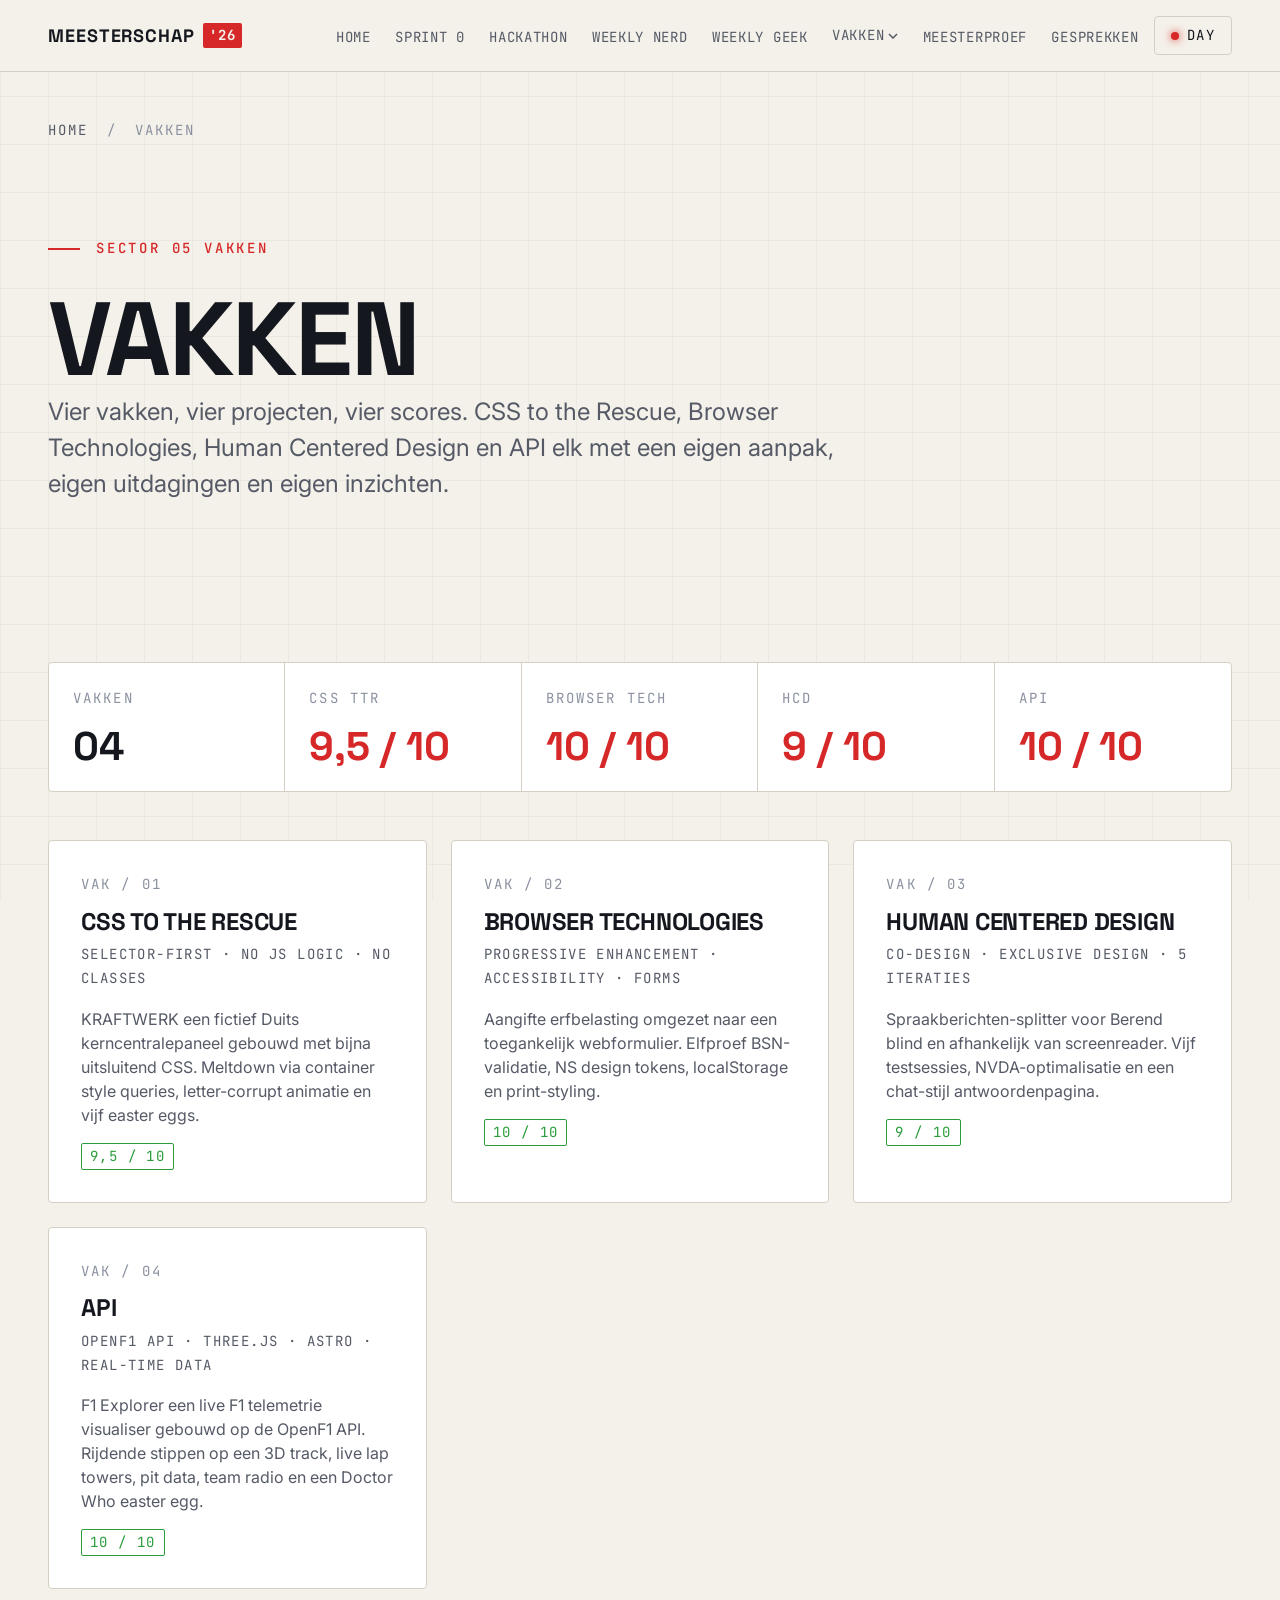
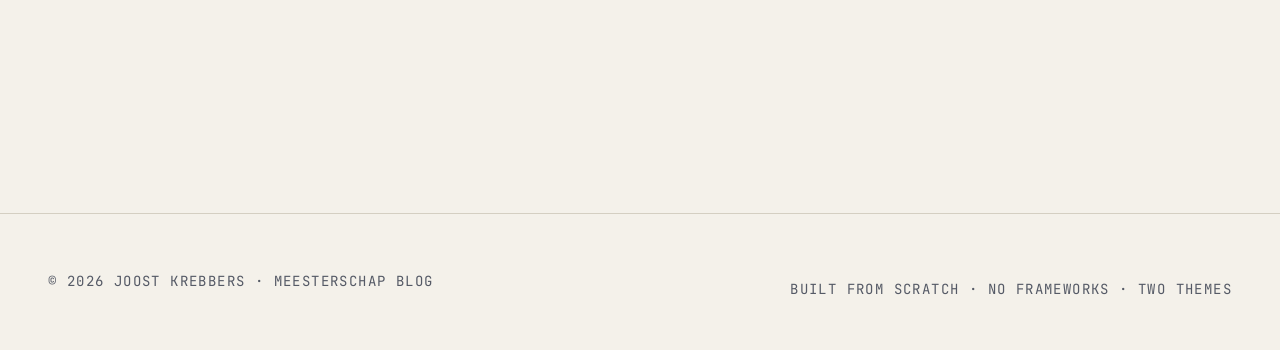
<file: pages/vakken.html>
<!DOCTYPE html>
<html lang="nl" data-theme="night">
<head>
  <meta charset="UTF-8" />
  <meta name="viewport" content="width=device-width, initial-scale=1.0" />
<title>Vakken Meesterschap</title>
  <meta name="description" content="Vakken: CSS to the Rescue (9,5/10) en Browser Technologies (10/10)." />
  <script src="../js/theme-toggle.js"></script>
  <link rel="stylesheet" href="../css/reset.css" />
  <link rel="stylesheet" href="../css/tokens.css" />
  <link rel="stylesheet" href="../css/themes.css" />
  <link rel="stylesheet" href="../css/base.css" />
  <link rel="stylesheet" href="../css/components.css" />
</head>
<body>

  <a href="#main" class="skip-link">Skip naar inhoud</a>

  <header class="nav">
    <div class="container nav__inner">
      <a href="../index.html" class="nav__brand" aria-label="Meesterschap home">
        <span>MEESTERSCHAP</span>
        <span class="nav__brand-tag">'26</span>
      </a>
      <button class="nav__toggle" data-nav-toggle aria-expanded="false" aria-controls="primary-nav" aria-label="Menu openen">
        <svg width="20" height="20" viewBox="0 0 20 20" fill="none" stroke="currentColor" stroke-width="2" aria-hidden="true">
          <line x1="3" y1="6" x2="17" y2="6"/>
          <line x1="3" y1="10" x2="17" y2="10"/>
          <line x1="3" y1="14" x2="17" y2="14"/>
        </svg>
      </button>
      <nav aria-label="Hoofdnavigatie">
        <ul class="nav__list" id="primary-nav" data-nav-list>
          <li><a class="nav__link" href="../index.html">Home</a></li>
          <li><a class="nav__link" href="sprint-0.html">Sprint 0</a></li>
          <li><a class="nav__link" href="hackathon.html">Hackathon</a></li>
          <li><a class="nav__link" href="weekly-nerd.html">Weekly Nerd</a></li>
          <li><a class="nav__link" href="weekly-geek.html">Weekly Geek</a></li>
          <li class="nav__item--dropdown">
            <button class="nav__dropdown-toggle" data-dropdown-toggle aria-expanded="false" aria-haspopup="true">
              Vakken
              <svg width="10" height="6" viewBox="0 0 10 6" fill="none" stroke="currentColor" stroke-width="1.5" aria-hidden="true"><path d="M1 1l4 4 4-4"/></svg>
            </button>
            <ul class="nav__dropdown" role="menu">
              <li role="none"><a href="vakken.html" role="menuitem" aria-current="page">Overzicht</a></li>
              <li role="none"><a href="vakken-css-ttr.html" role="menuitem">CSS to the Rescue <span class="nav__dropdown__score">9,5</span></a></li>
              <li role="none"><a href="vakken-browser-tech.html" role="menuitem">Browser Tech <span class="nav__dropdown__score">10</span></a></li>
              <li role="none"><a href="vakken-hcd.html" role="menuitem">Human Centered Design <span class="nav__dropdown__score">9</span></a></li>
              <li role="none"><a href="vakken-api.html" role="menuitem">API <span class="nav__dropdown__score">10</span></a></li>
            </ul>
          </li>
          <li><a class="nav__link" href="meesterproef.html">Meesterproef</a></li>
          <li><a class="nav__link" href="gesprekken.html">Gesprekken</a></li>
          <li>
            <button class="theme-toggle" data-theme-toggle aria-label="Wissel thema">
              <span class="theme-toggle__indicator" aria-hidden="true"></span>
              <span data-theme-label>Night</span>
            </button>
          </li>
        </ul>
      </nav>
    </div>
  </header>

  <main id="main">
    <div class="container">

      <nav aria-label="Kruimelpad" class="breadcrumb">
        <a href="../index.html">Home</a>
        <span class="breadcrumb__sep">/</span>
        <span>Vakken</span>
      </nav>

      <section class="hero fade-in" aria-labelledby="page-title">
        <p class="eyebrow hero__eyebrow">Sector 05 Vakken</p>
        <h1 id="page-title">Vakken</h1>
        <p class="hero__lead">
          Vier vakken, vier projecten, vier scores. CSS to the Rescue, Browser Technologies,
        Human Centered Design en API elk met een eigen aanpak, eigen uitdagingen en eigen inzichten.
        </p>
      </section>

      <div class="data-strip" role="region" aria-label="Vakken overzicht">
        <div class="data-strip__item">
          <p class="data-strip__label">Vakken</p>
          <p class="data-strip__value">04</p>
        </div>
        <div class="data-strip__item">
          <p class="data-strip__label">CSS TTR</p>
          <p class="data-strip__value data-strip__value--accent">9,5 / 10</p>
        </div>
        <div class="data-strip__item">
          <p class="data-strip__label">Browser Tech</p>
          <p class="data-strip__value data-strip__value--accent">10 / 10</p>
        </div>
        <div class="data-strip__item">
          <p class="data-strip__label">HCD</p>
          <p class="data-strip__value data-strip__value--accent">9 / 10</p>
        </div>
        <div class="data-strip__item">
          <p class="data-strip__label">API</p>
          <p class="data-strip__value data-strip__value--accent">10 / 10</p>
        </div>
      </div>

    <section aria-labelledby="vakken-grid-title" class="mt-xl">
        <h2 id="vakken-grid-title" class="sr-only">Vakken</h2>
        <div class="dashboard">

          <a href="vakken-css-ttr.html" class="card fade-in">
            <p class="card__number">VAK / 01</p>
            <h3 class="card__title">CSS to the Rescue</h3>
            <p class="card__meta">Selector-first · No JS logic · No classes</p>
            <p class="card__desc">KRAFTWERK een fictief Duits kerncentralepaneel gebouwd met bijna uitsluitend CSS. Meltdown via
                container style queries, letter-corrupt animatie en vijf easter eggs.</p>
            <span class="card__status card__status--done">9,5 / 10</span>
          </a>

          <a href="vakken-browser-tech.html" class="card fade-in">
            <p class="card__number">VAK / 02</p>
            <h3 class="card__title">Browser Technologies</h3>
            <p class="card__meta">Progressive Enhancement · Accessibility · Forms</p>
            <p class="card__desc">Aangifte erfbelasting omgezet naar een toegankelijk webformulier. Elfproef BSN-validatie, NS design tokens, localStorage en print-styling.</p>
            <span class="card__status card__status--done">10 / 10</span>
          </a>

          <a href="vakken-hcd.html" class="card fade-in">
            <p class="card__number">VAK / 03</p>
            <h3 class="card__title">Human Centered Design</h3>
            <p class="card__meta">Co-design · Exclusive Design · 5 iteraties</p>
            <p class="card__desc">Spraakberichten-splitter voor Berend blind en afhankelijk van screenreader. Vijf testsessies,
                NVDA-optimalisatie en een chat-stijl antwoordenpagina.</p>
            <span class="card__status card__status--done">9 / 10</span>
          </a>


          <a href="vakken-api.html" class="card fade-in">
            <p class="card__number">VAK / 04</p>
            <h3 class="card__title">API</h3>
            <p class="card__meta">OpenF1 API · Three.js · Astro · Real-time data</p>
            <p class="card__desc">F1 Explorer een live F1 telemetrie visualiser gebouwd op de OpenF1 API. Rijdende stippen op een 3D
                track, live lap towers, pit data, team radio en een Doctor Who easter egg.</p>
            <span class="card__status card__status--done">10 / 10</span>
          </a>

        </div>
      </section>

    </div>
  </main>

  <footer class="footer">
    <div class="container footer__inner">
    <p>© 2026 Joost Krebbers · Meesterschap Blog</p>
      <p>Built from scratch · No frameworks · Two themes</p>
    </div>
  </footer>

</body>
</html>
</file>
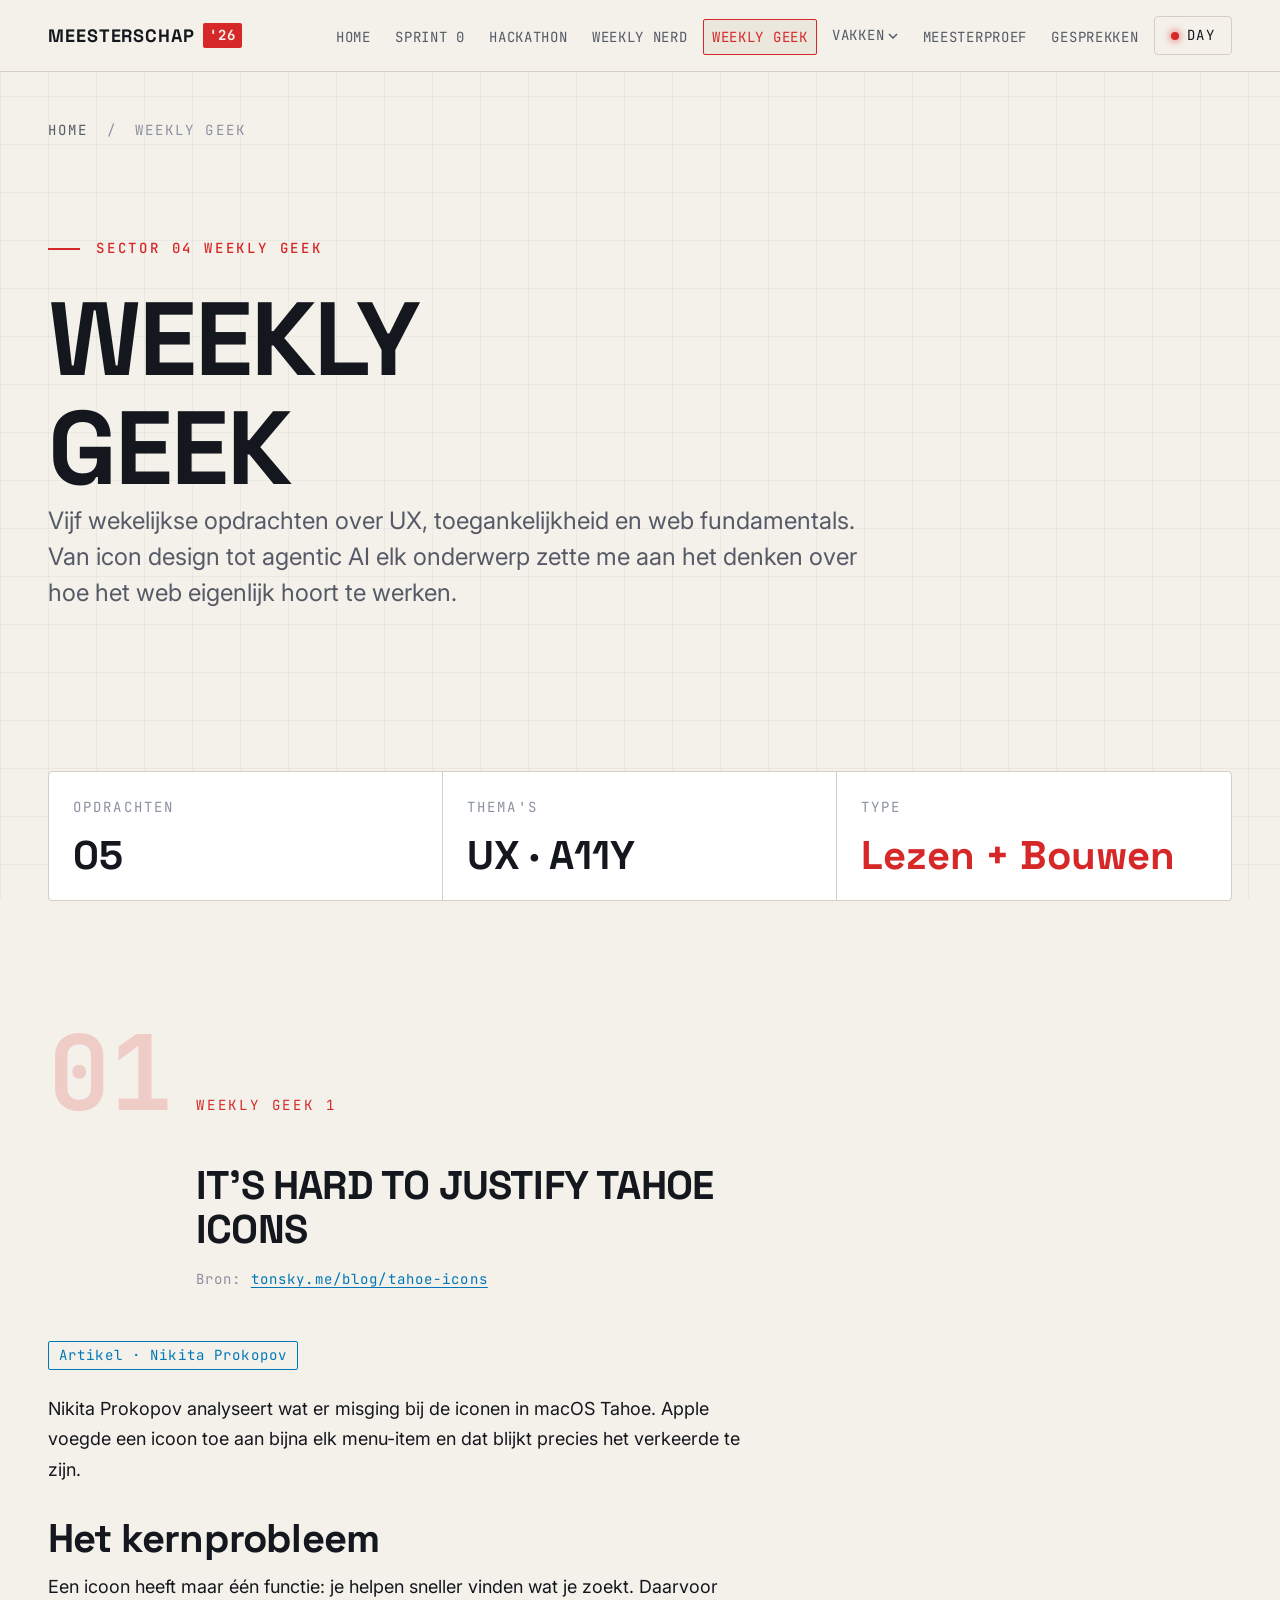
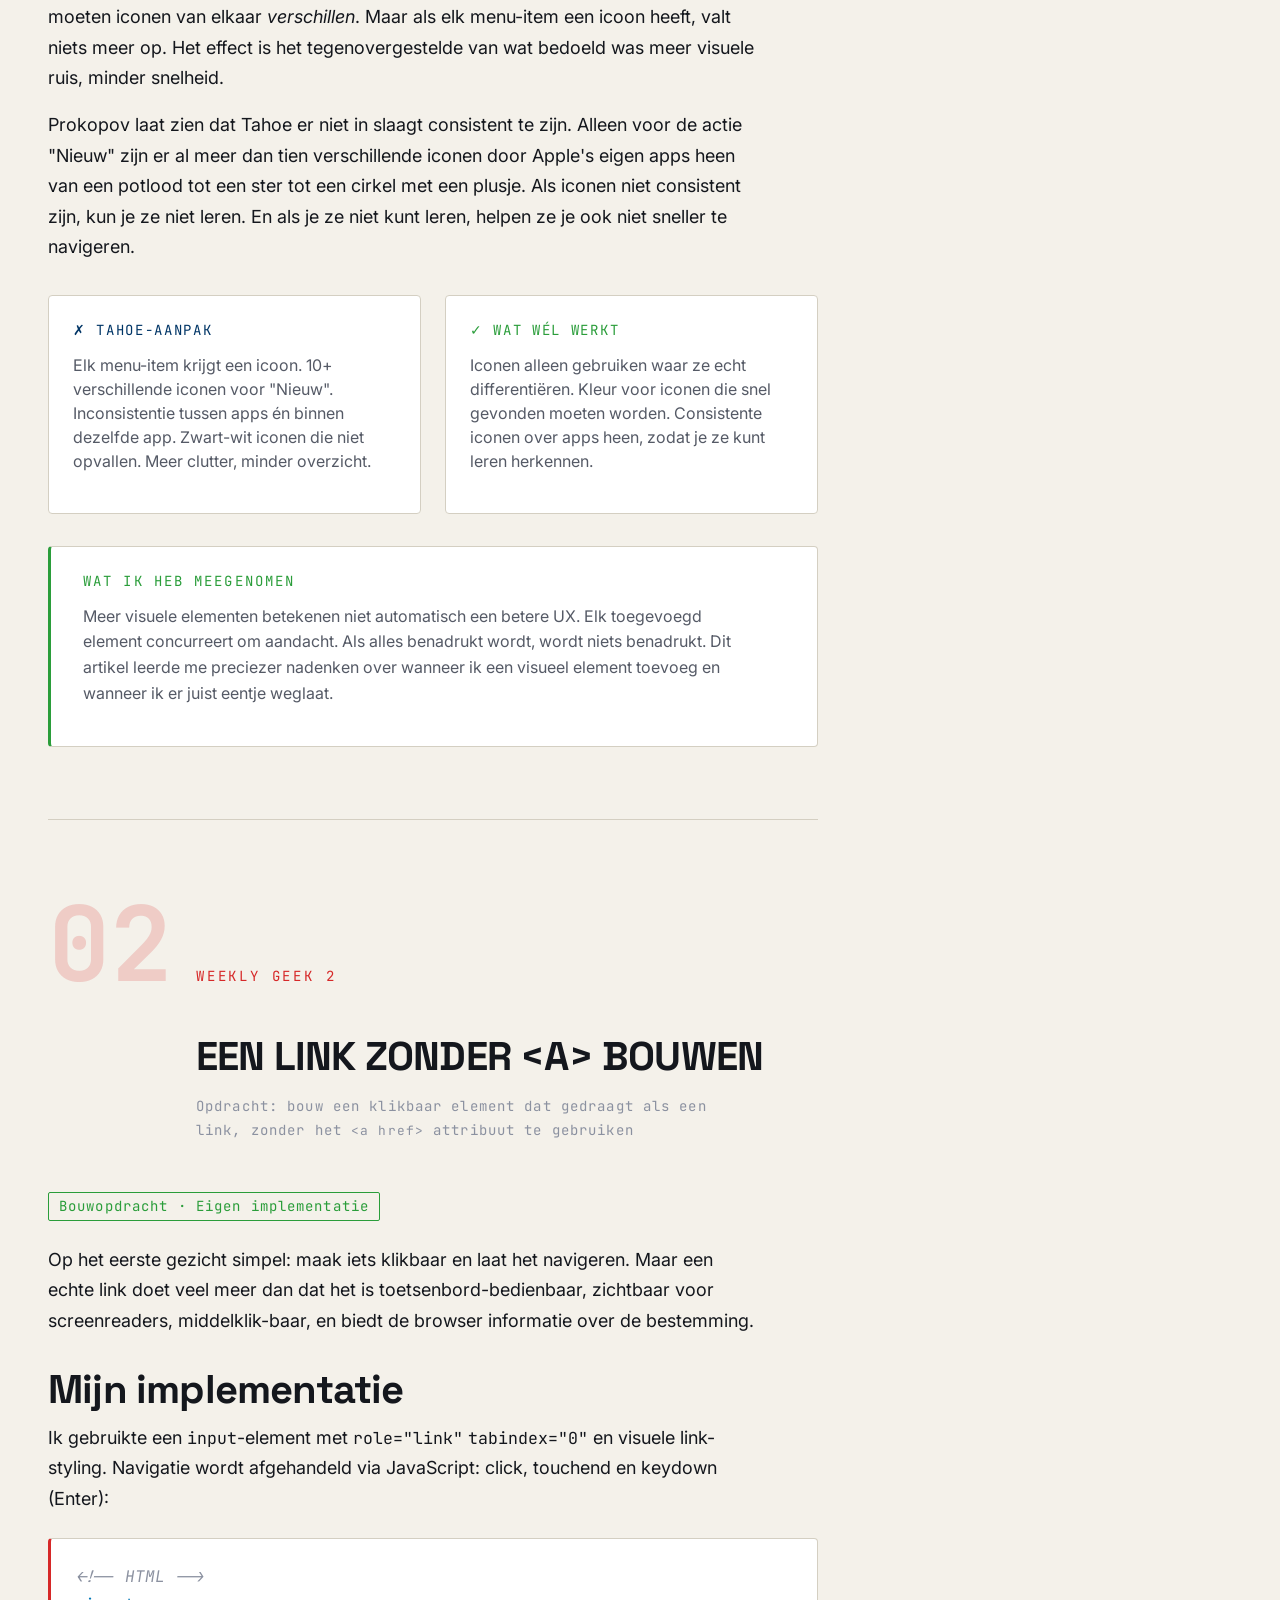
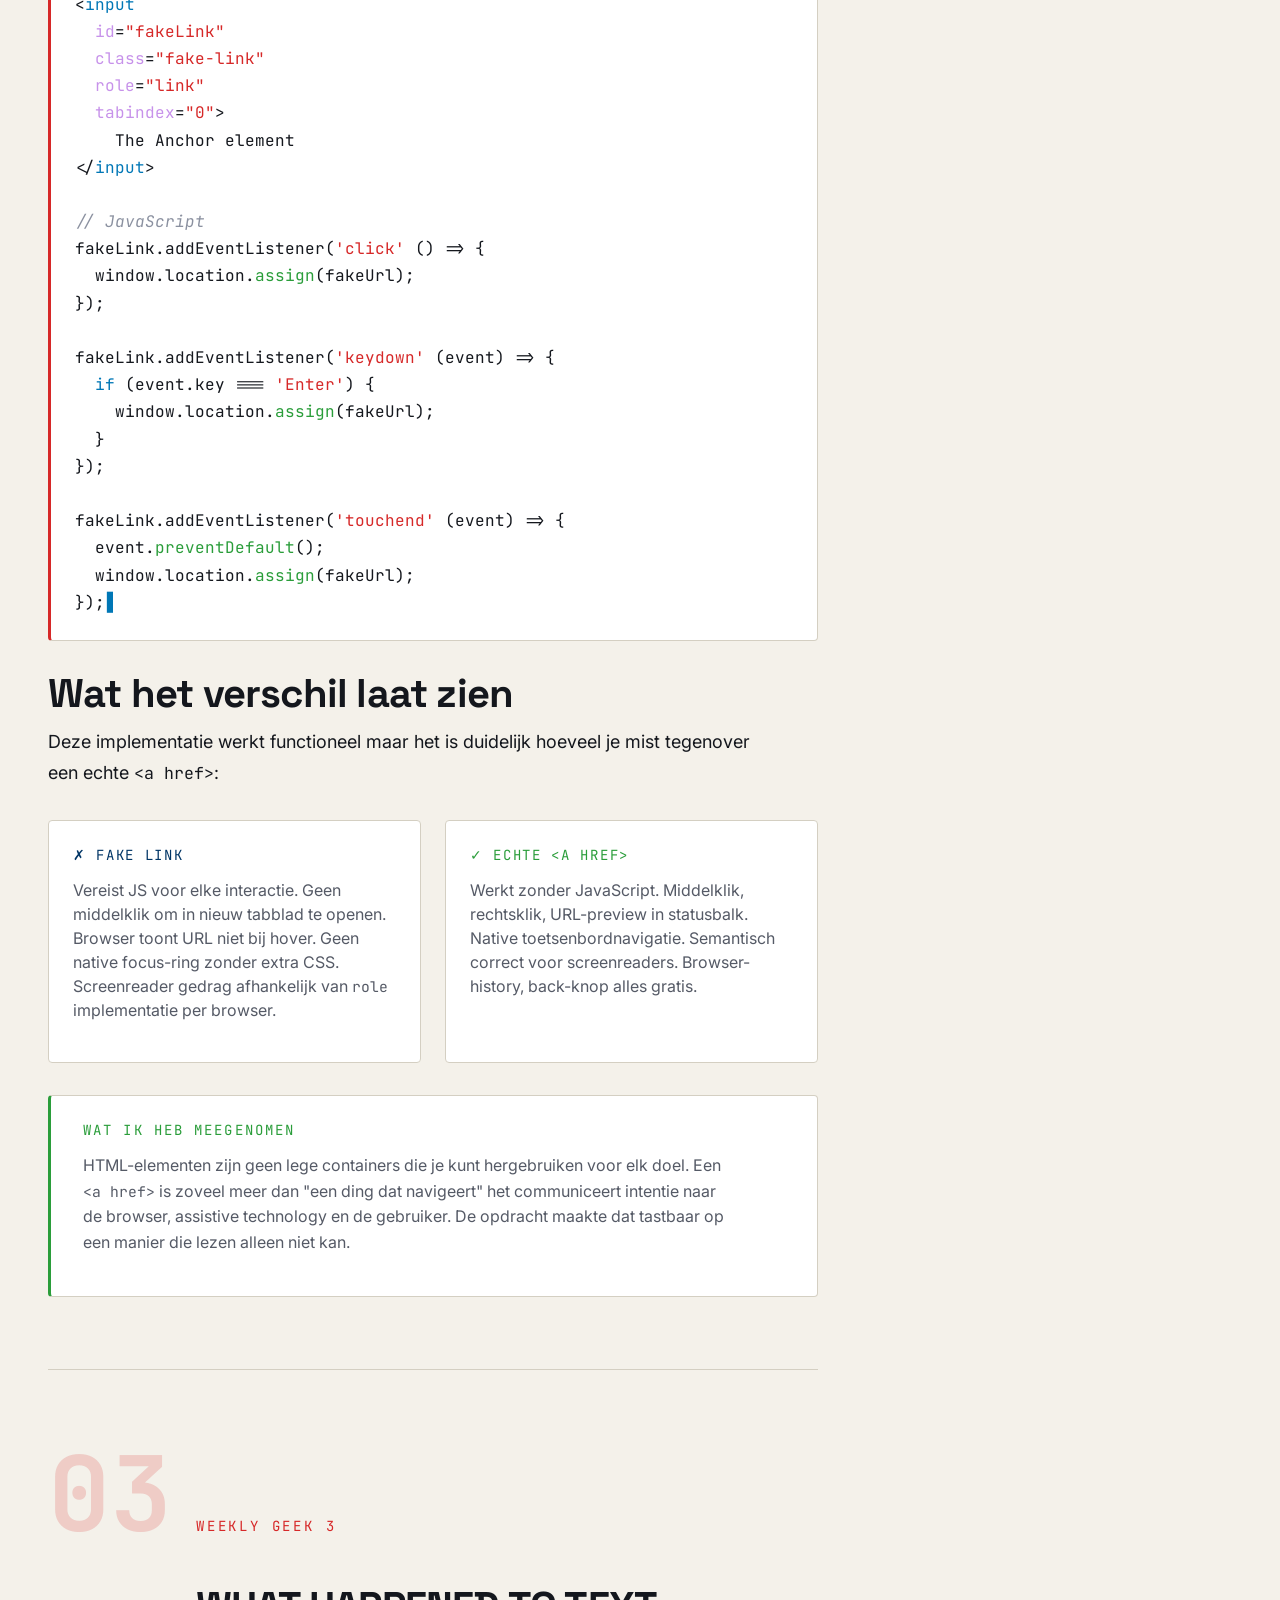
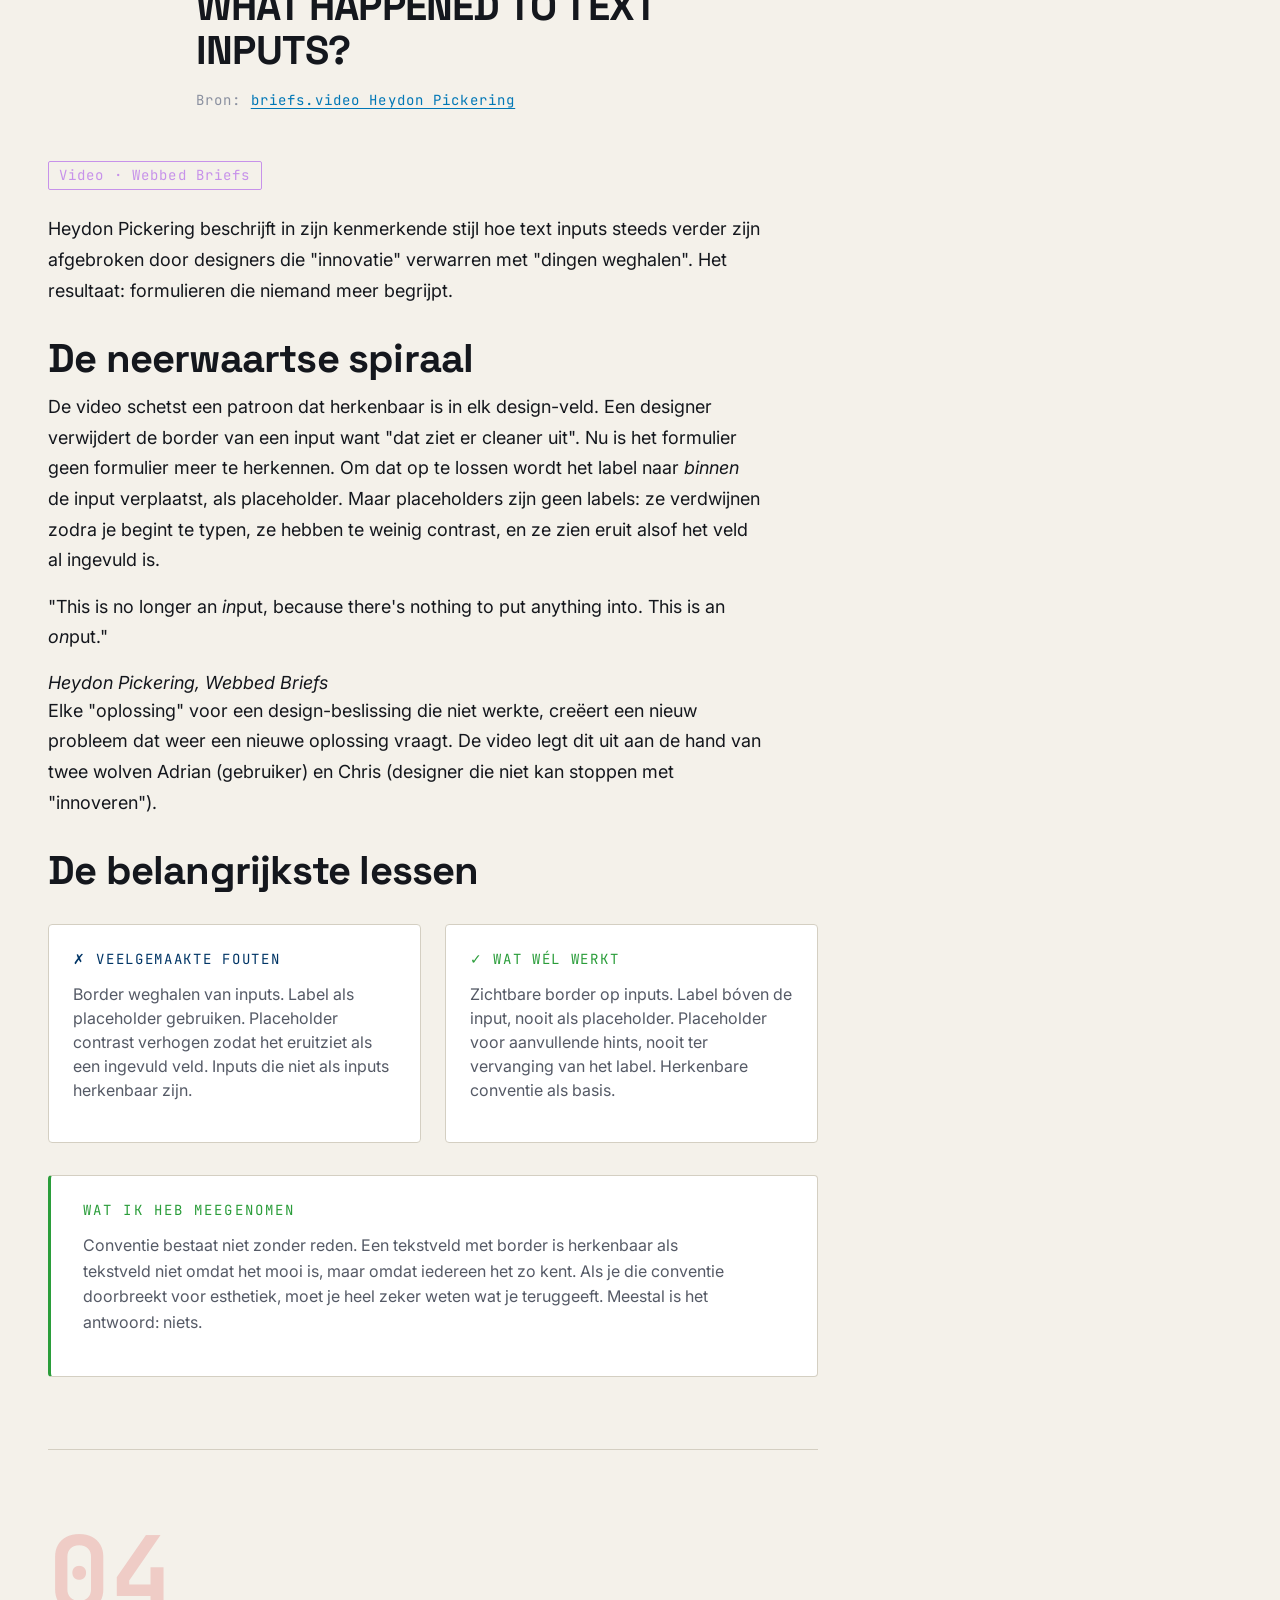
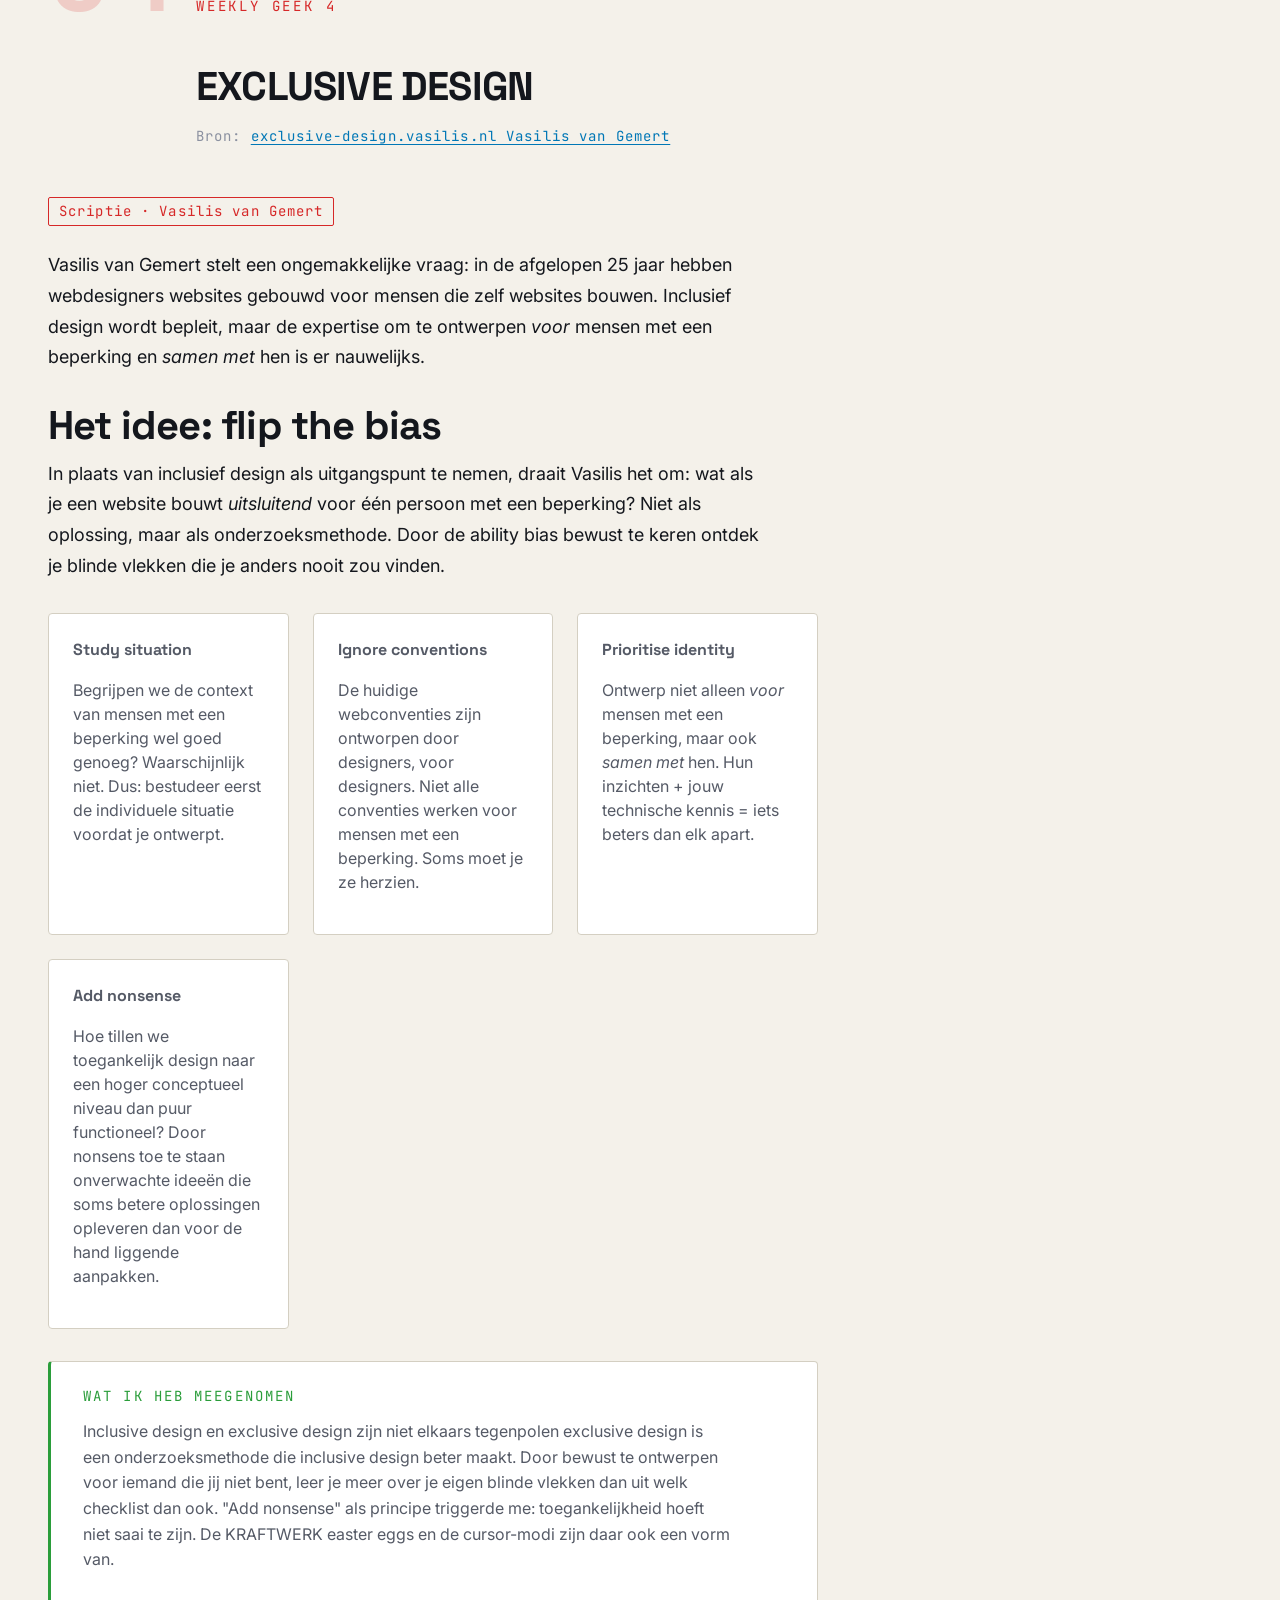
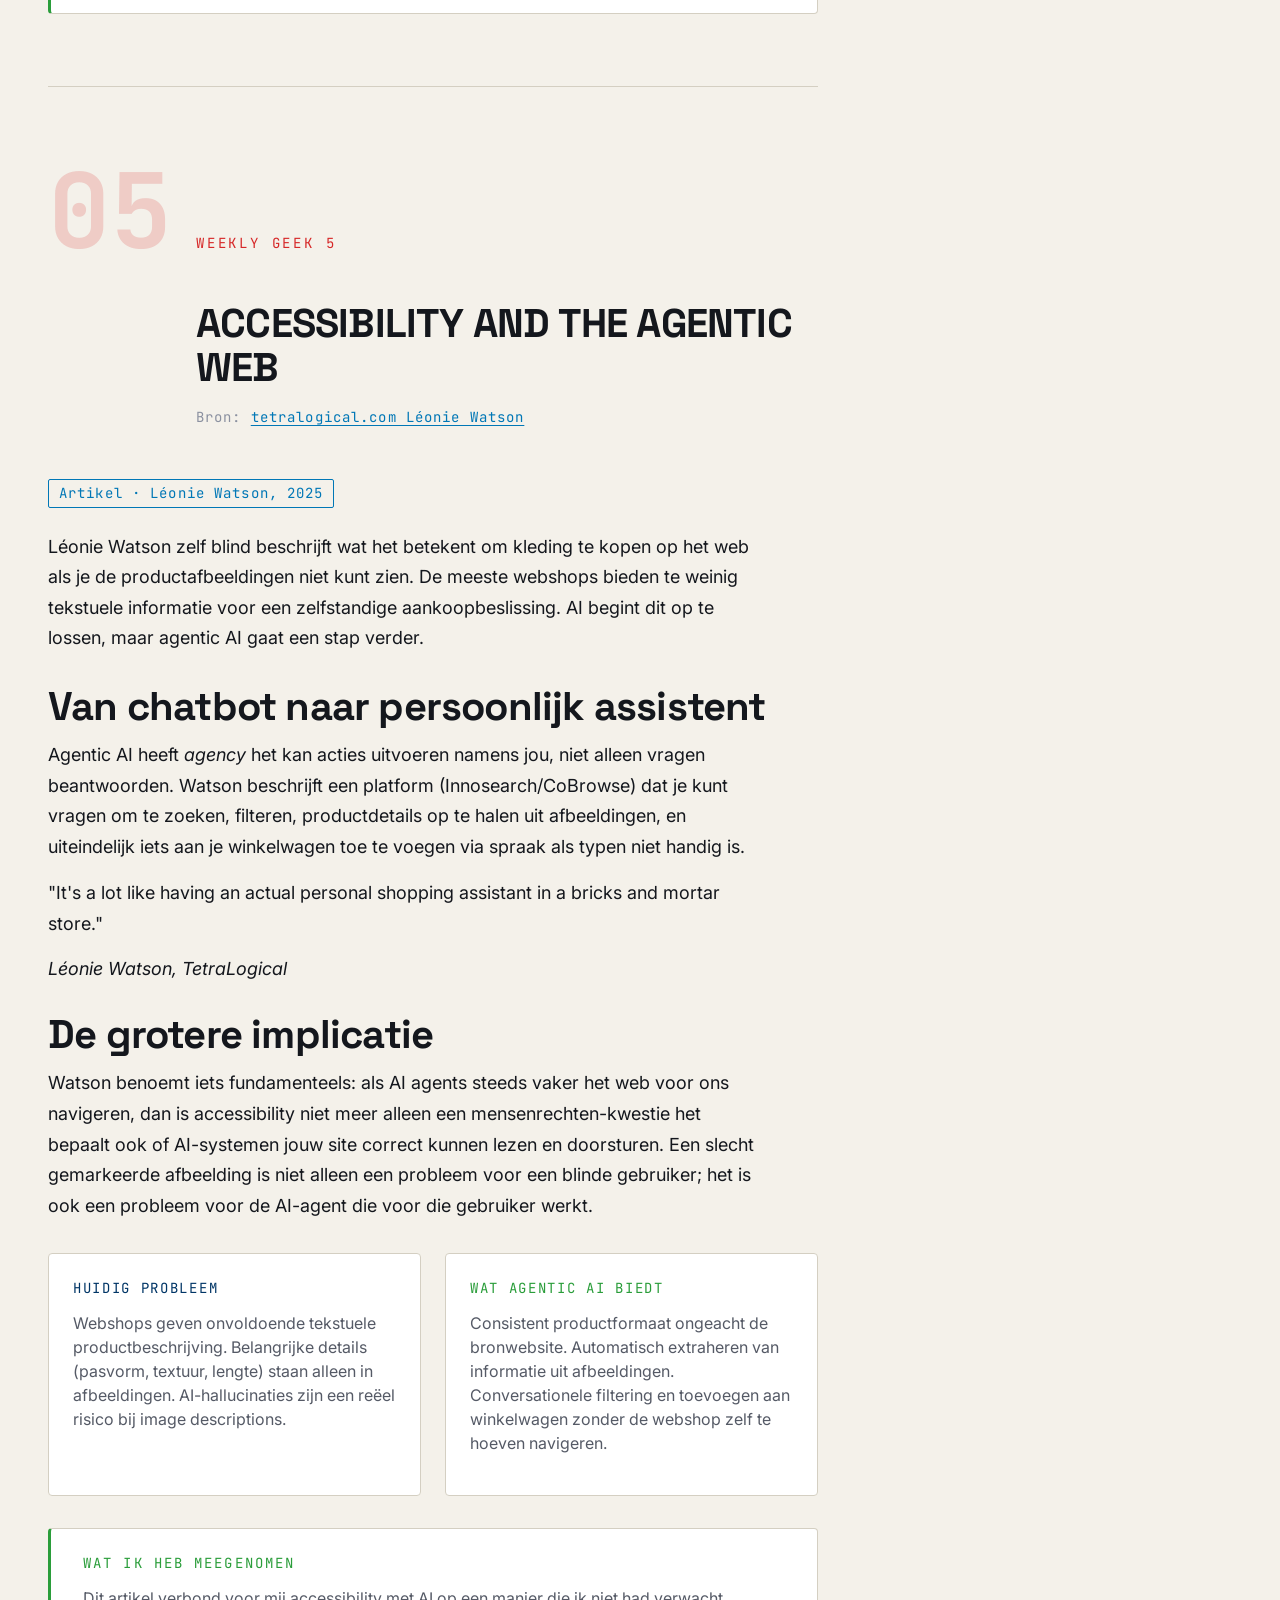
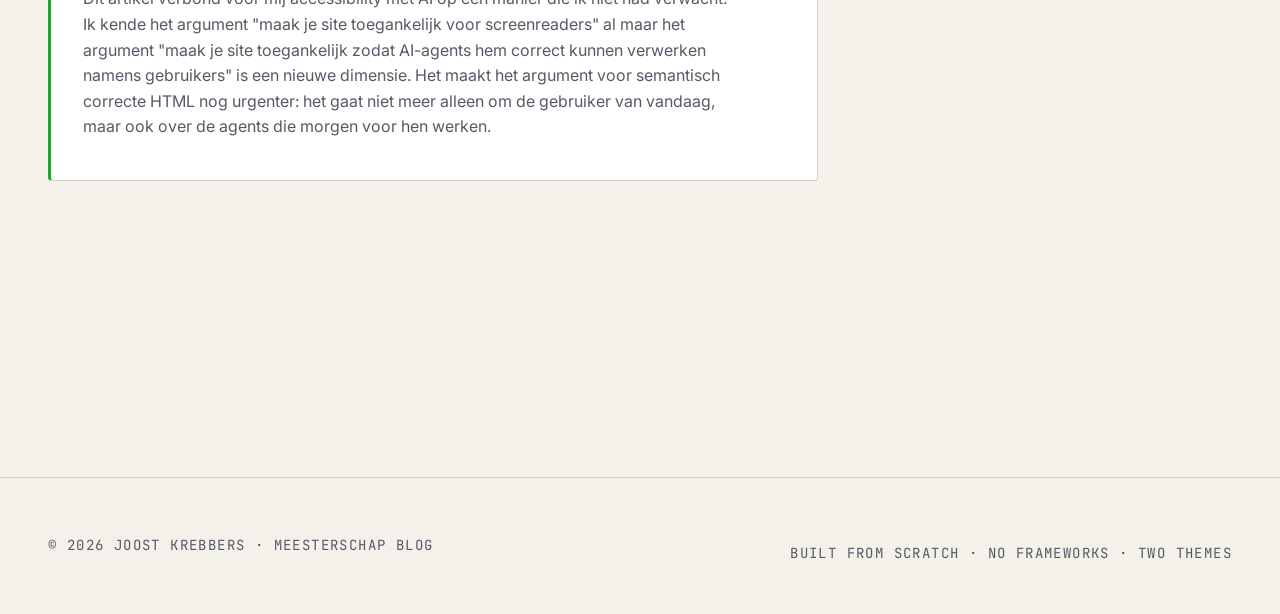
<file: pages/weekly-geek.html>
<!DOCTYPE html>
<html lang="nl" data-theme="night">
<head>
  <meta charset="UTF-8" />
  <meta name="viewport" content="width=device-width, initial-scale=1.0" />
  <title>Weekly Geek Meesterschap</title>
  <meta name="description" content="Weekly Geek: vijf wekelijkse opdrachten over UX, accessibility en web fundamentals." />

  <script src="../js/theme-toggle.js"></script>

  <link rel="stylesheet" href="../css/reset.css" />
  <link rel="stylesheet" href="../css/tokens.css" />
  <link rel="stylesheet" href="../css/themes.css" />
  <link rel="stylesheet" href="../css/base.css" />
  <link rel="stylesheet" href="../css/components.css" />
  <link rel="stylesheet" href="../css/weekly-geek.css" />

</head>
<body>

  <a href="#main" class="skip-link">Skip naar inhoud</a>

  <!-- NAV -->
  <header class="nav">
    <div class="container nav__inner">
      <a href="../index.html" class="nav__brand" aria-label="Meesterschap home">
        <span>MEESTERSCHAP</span>
        <span class="nav__brand-tag">'26</span>
      </a>
      <button class="nav__toggle" data-nav-toggle aria-expanded="false" aria-controls="primary-nav" aria-label="Menu openen">
        <svg width="20" height="20" viewBox="0 0 20 20" fill="none" stroke="currentColor" stroke-width="2" aria-hidden="true">
          <line x1="3" y1="6" x2="17" y2="6"/>
          <line x1="3" y1="10" x2="17" y2="10"/>
          <line x1="3" y1="14" x2="17" y2="14"/>
        </svg>
      </button>
      <nav aria-label="Hoofdnavigatie">
        <ul class="nav__list" id="primary-nav" data-nav-list>
          <li><a class="nav__link" href="../index.html">Home</a></li>
          <li><a class="nav__link" href="sprint-0.html">Sprint 0</a></li>
          <li><a class="nav__link" href="hackathon.html">Hackathon</a></li>
          <li><a class="nav__link" href="weekly-nerd.html">Weekly Nerd</a></li>
          <li><a class="nav__link" href="weekly-geek.html" aria-current="page">Weekly Geek</a></li>
          <li class="nav__item--dropdown">
            <button class="nav__dropdown-toggle" data-dropdown-toggle aria-expanded="false" aria-haspopup="true">
              Vakken
              <svg width="10" height="6" viewBox="0 0 10 6" fill="none" stroke="currentColor" stroke-width="1.5" aria-hidden="true"><path d="M1 1l4 4 4-4"/></svg>
            </button>
            <ul class="nav__dropdown" role="menu">
              <li role="none"><a href="vakken.html" role="menuitem">Overzicht</a></li>
              <li role="none"><a href="vakken-css-ttr.html" role="menuitem">CSS to the Rescue <span class="nav__dropdown__score">9,5</span></a></li>
              <li role="none"><a href="vakken-browser-tech.html" role="menuitem">Browser Tech <span class="nav__dropdown__score">10</span></a></li>
              <li role="none"><a href="vakken-hcd.html" role="menuitem">Human Centered Design <span class="nav__dropdown__score">9</span></a></li>
              <li role="none"><a href="vakken-api.html" role="menuitem">API <span class="nav__dropdown__score">10</span></a></li>
            </ul>
          </li>
          <li><a class="nav__link" href="meesterproef.html">Meesterproef</a></li>
          <li><a class="nav__link" href="gesprekken.html">Gesprekken</a></li>
          <li>
            <button class="theme-toggle" data-theme-toggle aria-label="Wissel thema">
              <span class="theme-toggle__indicator" aria-hidden="true"></span>
              <span data-theme-label>Night</span>
            </button>
          </li>
        </ul>
      </nav>
    </div>
  </header>

  <main id="main">
    <div class="container">

      <nav aria-label="Kruimelpad" class="breadcrumb">
        <a href="../index.html">Home</a>
        <span class="breadcrumb__sep">/</span>
        <span>Weekly Geek</span>
      </nav>

      <!-- HERO -->
      <section class="hero fade-in" aria-labelledby="page-title">
        <p class="eyebrow hero__eyebrow">Sector 04 Weekly Geek</p>
        <h1 id="page-title">Weekly<br>Geek</h1>
        <p class="hero__lead">
          Vijf wekelijkse opdrachten over UX, toegankelijkheid en web fundamentals.
          Van icon design tot agentic AI elk onderwerp zette me aan het denken
          over hoe het web eigenlijk hoort te werken.
        </p>
      </section>

      <div class="data-strip" role="region" aria-label="Weekly Geek info">
        <div class="data-strip__item">
          <p class="data-strip__label">Opdrachten</p>
          <p class="data-strip__value">05</p>
        </div>
        <div class="data-strip__item">
          <p class="data-strip__label">Thema's</p>
          <p class="data-strip__value">UX · A11Y</p>
        </div>
        <div class="data-strip__item">
          <p class="data-strip__label">Type</p>
          <p class="data-strip__value data-strip__value--accent">Lezen + Bouwen</p>
        </div>
      </div>

      <!-- ══════════════════════════════
           GEEK 1
      ══════════════════════════════ -->
      <article class="geek-entry prose fade-in" aria-labelledby="geek1-title">
        <div class="geek-entry__header">
          <span class="geek-entry__num" aria-hidden="true">01</span>
          <div class="geek-entry__meta">
            <span class="geek-entry__label">Weekly Geek 1</span>
            <h2 class="geek-entry__title" id="geek1-title">It's hard to justify Tahoe icons</h2>
            <p class="geek-entry__source">
              Bron: <a href="https://tonsky.me/blog/tahoe-icons/" target="_blank" rel="noopener">tonsky.me/blog/tahoe-icons</a>
            </p>
          </div>
        </div>

        <span class="source-tag source-tag--article">Artikel · Nikita Prokopov</span>

        <p>
          Nikita Prokopov analyseert wat er misging bij de iconen in macOS Tahoe.
          Apple voegde een icoon toe aan bijna elk menu-item en dat blijkt precies het verkeerde te zijn.
        </p>

        <h3>Het kernprobleem</h3>
        <p>
          Een icoon heeft maar één functie: je helpen sneller vinden wat je zoekt. Daarvoor moeten
          iconen van elkaar <em>verschillen</em>. Maar als elk menu-item een icoon heeft, valt niets
          meer op. Het effect is het tegenovergestelde van wat bedoeld was meer visuele ruis,
          minder snelheid.
        </p>

        <p>
          Prokopov laat zien dat Tahoe er niet in slaagt consistent te zijn. Alleen voor de actie
          "Nieuw" zijn er al meer dan tien verschillende iconen door Apple's eigen apps heen
          van een potlood tot een ster tot een cirkel met een plusje. Als iconen niet consistent zijn,
          kun je ze niet leren. En als je ze niet kunt leren, helpen ze je ook niet sneller te navigeren.
        </p>

        <div class="compare-strip">
          <div class="compare-strip__item">
            <span class="compare-strip__label compare-strip__label--bad">✗ Tahoe-aanpak</span>
            <p>Elk menu-item krijgt een icoon. 10+ verschillende iconen voor "Nieuw".
              Inconsistentie tussen apps én binnen dezelfde app. Zwart-wit iconen
              die niet opvallen. Meer clutter, minder overzicht.</p>
          </div>
          <div class="compare-strip__item">
            <span class="compare-strip__label compare-strip__label--good">✓ Wat wél werkt</span>
            <p>Iconen alleen gebruiken waar ze echt differentiëren. Kleur voor iconen
              die snel gevonden moeten worden. Consistente iconen over apps heen,
              zodat je ze kunt leren herkennen.</p>
          </div>
        </div>

        <div class="insight-strip">
          <span class="insight-strip__label">Wat ik heb meegenomen</span>
          <p>Meer visuele elementen betekenen niet automatisch een betere UX. Elk toegevoegd element
            concurreert om aandacht. Als alles benadrukt wordt, wordt niets benadrukt.
            Dit artikel leerde me preciezer nadenken over wanneer ik een visueel element
            toevoeg en wanneer ik er juist eentje weglaat.</p>
        </div>
      </article>

      <!-- ══════════════════════════════
           GEEK 2
      ══════════════════════════════ -->
      <article class="geek-entry prose fade-in" aria-labelledby="geek2-title">
        <div class="geek-entry__header">
          <span class="geek-entry__num" aria-hidden="true">02</span>
          <div class="geek-entry__meta">
            <span class="geek-entry__label">Weekly Geek 2</span>
            <h2 class="geek-entry__title" id="geek2-title">Een link zonder &lt;a&gt; bouwen</h2>
            <p class="geek-entry__source">Opdracht: bouw een klikbaar element dat gedraagt als een link, zonder het <code>&lt;a href&gt;</code> attribuut te gebruiken</p>
          </div>
        </div>

        <span class="source-tag source-tag--opdracht">Bouwopdracht · Eigen implementatie</span>

        <p>
          Op het eerste gezicht simpel: maak iets klikbaar en laat het navigeren. Maar een echte link
          doet veel meer dan dat het is toetsenbord-bedienbaar, zichtbaar voor screenreaders,
          middelklik-baar, en biedt de browser informatie over de bestemming.
        </p>

        <h3>Mijn implementatie</h3>
        <p>
          Ik gebruikte een <code>input</code>-element met <code>role="link"</code>
          <code>tabindex="0"</code> en visuele link-styling. Navigatie wordt afgehandeld via
          JavaScript: click, touchend en keydown (Enter):
        </p>

        <div class="code-block" role="region" aria-label="Code: fake link implementatie">
          <pre><span class="cm">&lt;!-- HTML --&gt;</span>
&lt;<span class="kw">input</span>
  <span class="attr">id</span>=<span class="str">"fakeLink"</span>
  <span class="attr">class</span>=<span class="str">"fake-link"</span>
  <span class="attr">role</span>=<span class="str">"link"</span>
  <span class="attr">tabindex</span>=<span class="str">"0"</span>&gt;
    The Anchor element
&lt;/<span class="kw">input</span>&gt;

<span class="cm">// JavaScript</span>
fakeLink.addEventListener(<span class="str">'click'</span> () => {
  window.location.<span class="fn">assign</span>(fakeUrl);
});

fakeLink.addEventListener(<span class="str">'keydown'</span> (event) => {
  <span class="kw">if</span> (event.key === <span class="str">'Enter'</span>) {
    window.location.<span class="fn">assign</span>(fakeUrl);
  }
});

fakeLink.addEventListener(<span class="str">'touchend'</span> (event) => {
  event.<span class="fn">preventDefault</span>();
  window.location.<span class="fn">assign</span>(fakeUrl);
});</pre>
        </div>

        <h3>Wat het verschil laat zien</h3>
        <p>
          Deze implementatie werkt functioneel maar het is duidelijk hoeveel je mist tegenover
          een echte <code>&lt;a href&gt;</code>:
        </p>

        <div class="compare-strip">
          <div class="compare-strip__item">
            <span class="compare-strip__label compare-strip__label--bad">✗ Fake link</span>
            <p>Vereist JS voor elke interactie. Geen middelklik om in nieuw tabblad te openen.
              Browser toont URL niet bij hover. Geen native focus-ring zonder extra CSS.
              Screenreader gedrag afhankelijk van <code>role</code> implementatie per browser.</p>
          </div>
          <div class="compare-strip__item">
            <span class="compare-strip__label compare-strip__label--good">✓ Echte &lt;a href&gt;</span>
            <p>Werkt zonder JavaScript. Middelklik, rechtsklik, URL-preview in statusbalk.
              Native toetsenbordnavigatie. Semantisch correct voor screenreaders.
              Browser-history, back-knop alles gratis.</p>
          </div>
        </div>

        <div class="insight-strip">
          <span class="insight-strip__label">Wat ik heb meegenomen</span>
          <p>HTML-elementen zijn geen lege containers die je kunt hergebruiken voor elk doel.
            Een <code>&lt;a href&gt;</code> is zoveel meer dan "een ding dat navigeert" het
            communiceert intentie naar de browser, assistive technology en de gebruiker.
            De opdracht maakte dat tastbaar op een manier die lezen alleen niet kan.</p>
        </div>
      </article>

      <!-- ══════════════════════════════
           GEEK 3
      ══════════════════════════════ -->
      <article class="geek-entry prose fade-in" aria-labelledby="geek3-title">
        <div class="geek-entry__header">
          <span class="geek-entry__num" aria-hidden="true">03</span>
          <div class="geek-entry__meta">
            <span class="geek-entry__label">Weekly Geek 3</span>
            <h2 class="geek-entry__title" id="geek3-title">What Happened To Text Inputs?</h2>
            <p class="geek-entry__source">
              Bron: <a href="https://briefs.video/videos/what-happened-to-text-inputs/" target="_blank" rel="noopener">briefs.video Heydon Pickering</a>
            </p>
          </div>
        </div>

        <span class="source-tag source-tag--video">Video · Webbed Briefs</span>

        <p>
          Heydon Pickering beschrijft in zijn kenmerkende stijl hoe text inputs steeds verder
          zijn afgebroken door designers die "innovatie" verwarren met "dingen weghalen".
          Het resultaat: formulieren die niemand meer begrijpt.
        </p>

        <h3>De neerwaartse spiraal</h3>
        <p>
          De video schetst een patroon dat herkenbaar is in elk design-veld. Een designer
          verwijdert de border van een input want "dat ziet er cleaner uit". Nu is het
          formulier geen formulier meer te herkennen. Om dat op te lossen wordt het label
          naar <em>binnen</em> de input verplaatst, als placeholder. Maar placeholders zijn
          geen labels: ze verdwijnen zodra je begint te typen, ze hebben te weinig contrast,
          en ze zien eruit alsof het veld al ingevuld is.
        </p>

        <div class="quote-block">
          <p>"This is no longer an <em>in</em>put, because there's nothing to put anything into. This is an <em>on</em>put."</p>
          <cite>Heydon Pickering, Webbed Briefs</cite>
        </div>

        <p>
          Elke "oplossing" voor een design-beslissing die niet werkte, creëert een nieuw probleem
          dat weer een nieuwe oplossing vraagt. De video legt dit uit aan de hand van twee wolven
          Adrian (gebruiker) en Chris (designer die niet kan stoppen met "innoveren").
        </p>

        <h3>De belangrijkste lessen</h3>
        <div class="compare-strip">
          <div class="compare-strip__item">
            <span class="compare-strip__label compare-strip__label--bad">✗ Veelgemaakte fouten</span>
            <p>Border weghalen van inputs. Label als placeholder gebruiken.
              Placeholder contrast verhogen zodat het eruitziet als een ingevuld veld.
              Inputs die niet als inputs herkenbaar zijn.</p>
          </div>
          <div class="compare-strip__item">
            <span class="compare-strip__label compare-strip__label--good">✓ Wat wél werkt</span>
            <p>Zichtbare border op inputs. Label bóven de input, nooit als placeholder.
              Placeholder voor aanvullende hints, nooit ter vervanging van het label.
              Herkenbare conventie als basis.</p>
          </div>
        </div>

        <div class="insight-strip">
          <span class="insight-strip__label">Wat ik heb meegenomen</span>
          <p>Conventie bestaat niet zonder reden. Een tekstveld met border is herkenbaar
            als tekstveld niet omdat het mooi is, maar omdat iedereen het zo kent.
            Als je die conventie doorbreekt voor esthetiek, moet je heel zeker weten
            wat je teruggeeft. Meestal is het antwoord: niets.</p>
        </div>
      </article>

      <!-- ══════════════════════════════
           GEEK 4
      ══════════════════════════════ -->
      <article class="geek-entry prose fade-in" aria-labelledby="geek4-title">
        <div class="geek-entry__header">
          <span class="geek-entry__num" aria-hidden="true">04</span>
          <div class="geek-entry__meta">
            <span class="geek-entry__label">Weekly Geek 4</span>
            <h2 class="geek-entry__title" id="geek4-title">Exclusive Design</h2>
            <p class="geek-entry__source">
              Bron: <a href="https://exclusive-design.vasilis.nl/" target="_blank" rel="noopener">exclusive-design.vasilis.nl Vasilis van Gemert</a>
            </p>
          </div>
        </div>

        <span class="source-tag source-tag--thesis">Scriptie · Vasilis van Gemert</span>

        <p>
          Vasilis van Gemert stelt een ongemakkelijke vraag: in de afgelopen 25 jaar hebben
          webdesigners websites gebouwd voor mensen die zelf websites bouwen. Inclusief design
          wordt bepleit, maar de expertise om te ontwerpen <em>voor</em> mensen met een beperking
          en <em>samen met</em> hen is er nauwelijks.
        </p>

        <h3>Het idee: flip the bias</h3>
        <p>
          In plaats van inclusief design als uitgangspunt te nemen, draait Vasilis het om:
          wat als je een website bouwt <em>uitsluitend</em> voor één persoon met een beperking?
          Niet als oplossing, maar als onderzoeksmethode. Door de ability bias bewust te keren
          ontdek je blinde vlekken die je anders nooit zou vinden.
        </p>

        <div class="principle-grid" role="list">
          <div class="principle-card" role="listitem">
            <p class="principle-card__title">Study situation</p>
            <p>Begrijpen we de context van mensen met een beperking wel goed genoeg?
              Waarschijnlijk niet. Dus: bestudeer eerst de individuele situatie voordat je ontwerpt.</p>
          </div>
          <div class="principle-card" role="listitem">
            <p class="principle-card__title">Ignore conventions</p>
            <p>De huidige webconventies zijn ontworpen door designers, voor designers.
              Niet alle conventies werken voor mensen met een beperking.
              Soms moet je ze herzien.</p>
          </div>
          <div class="principle-card" role="listitem">
            <p class="principle-card__title">Prioritise identity</p>
            <p>Ontwerp niet alleen <em>voor</em> mensen met een beperking, maar ook <em>samen
              met</em> hen. Hun inzichten + jouw technische kennis = iets beters dan elk apart.</p>
          </div>
          <div class="principle-card" role="listitem">
            <p class="principle-card__title">Add nonsense</p>
            <p>Hoe tillen we toegankelijk design naar een hoger conceptueel niveau dan puur
              functioneel? Door nonsens toe te staan onverwachte ideeën die soms betere
              oplossingen opleveren dan voor de hand liggende aanpakken.</p>
          </div>
        </div>

        <div class="insight-strip">
          <span class="insight-strip__label">Wat ik heb meegenomen</span>
          <p>Inclusive design en exclusive design zijn niet elkaars tegenpolen exclusive design
            is een onderzoeksmethode die inclusive design beter maakt. Door bewust te ontwerpen
            voor iemand die jij niet bent, leer je meer over je eigen blinde vlekken dan uit welk
            checklist dan ook. "Add nonsense" als principe triggerde me: toegankelijkheid hoeft
            niet saai te zijn. De KRAFTWERK easter eggs en de cursor-modi zijn daar ook een vorm van.</p>
        </div>
      </article>

      <!-- ══════════════════════════════
           GEEK 5
      ══════════════════════════════ -->
      <article class="geek-entry prose fade-in" aria-labelledby="geek5-title">
        <div class="geek-entry__header">
          <span class="geek-entry__num" aria-hidden="true">05</span>
          <div class="geek-entry__meta">
            <span class="geek-entry__label">Weekly Geek 5</span>
            <h2 class="geek-entry__title" id="geek5-title">Accessibility and the Agentic Web</h2>
            <p class="geek-entry__source">
              Bron: <a href="https://tetralogical.com/blog/2025/08/08/accessibility-and-the-agentic-web/" target="_blank" rel="noopener">tetralogical.com Léonie Watson</a>
            </p>
          </div>
        </div>

        <span class="source-tag source-tag--article">Artikel · Léonie Watson, 2025</span>

        <p>
          Léonie Watson zelf blind beschrijft wat het betekent om kleding te kopen op het web
          als je de productafbeeldingen niet kunt zien. De meeste webshops bieden te weinig
          tekstuele informatie voor een zelfstandige aankoopbeslissing. AI begint dit op te lossen,
          maar agentic AI gaat een stap verder.
        </p>

        <h3>Van chatbot naar persoonlijk assistent</h3>
        <p>
          Agentic AI heeft <em>agency</em> het kan acties uitvoeren namens jou, niet alleen
          vragen beantwoorden. Watson beschrijft een platform (Innosearch/CoBrowse) dat je kunt
          vragen om te zoeken, filteren, productdetails op te halen uit afbeeldingen, en uiteindelijk
          iets aan je winkelwagen toe te voegen via spraak als typen niet handig is.
        </p>

        <div class="quote-block">
          <p>"It's a lot like having an actual personal shopping assistant in a bricks and mortar store."</p>
          <cite>Léonie Watson, TetraLogical</cite>
        </div>

        <h3>De grotere implicatie</h3>
        <p>
          Watson benoemt iets fundamenteels: als AI agents steeds vaker het web voor ons navigeren,
          dan is accessibility niet meer alleen een mensenrechten-kwestie het bepaalt ook of
          AI-systemen jouw site correct kunnen lezen en doorsturen. Een slecht gemarkeerde afbeelding
          is niet alleen een probleem voor een blinde gebruiker; het is ook een probleem voor de
          AI-agent die voor die gebruiker werkt.
        </p>

        <div class="compare-strip">
          <div class="compare-strip__item">
            <span class="compare-strip__label compare-strip__label--bad">Huidig probleem</span>
            <p>Webshops geven onvoldoende tekstuele productbeschrijving. Belangrijke details
              (pasvorm, textuur, lengte) staan alleen in afbeeldingen. AI-hallucinaties
              zijn een reëel risico bij image descriptions.</p>
          </div>
          <div class="compare-strip__item">
            <span class="compare-strip__label compare-strip__label--good">Wat agentic AI biedt</span>
            <p>Consistent productformaat ongeacht de bronwebsite. Automatisch extraheren van
              informatie uit afbeeldingen. Conversationele filtering en toevoegen aan winkelwagen
              zonder de webshop zelf te hoeven navigeren.</p>
          </div>
        </div>

        <div class="insight-strip">
          <span class="insight-strip__label">Wat ik heb meegenomen</span>
          <p>Dit artikel verbond voor mij accessibility met AI op een manier die ik niet had
            verwacht. Ik kende het argument "maak je site toegankelijk voor screenreaders" al
            maar het argument "maak je site toegankelijk zodat AI-agents hem correct kunnen
            verwerken namens gebruikers" is een nieuwe dimensie. Het maakt het argument voor
            semantisch correcte HTML nog urgenter: het gaat niet meer alleen om de gebruiker
            van vandaag, maar ook over de agents die morgen voor hen werken.</p>
        </div>
      </article>

    </div>
  </main>

  <footer class="footer">
    <div class="container footer__inner">
      <p>© 2026 Joost Krebbers · Meesterschap Blog</p>
      <p>Built from scratch · No frameworks · Two themes</p>
    </div>
  </footer>

</body>
</html>
</file>
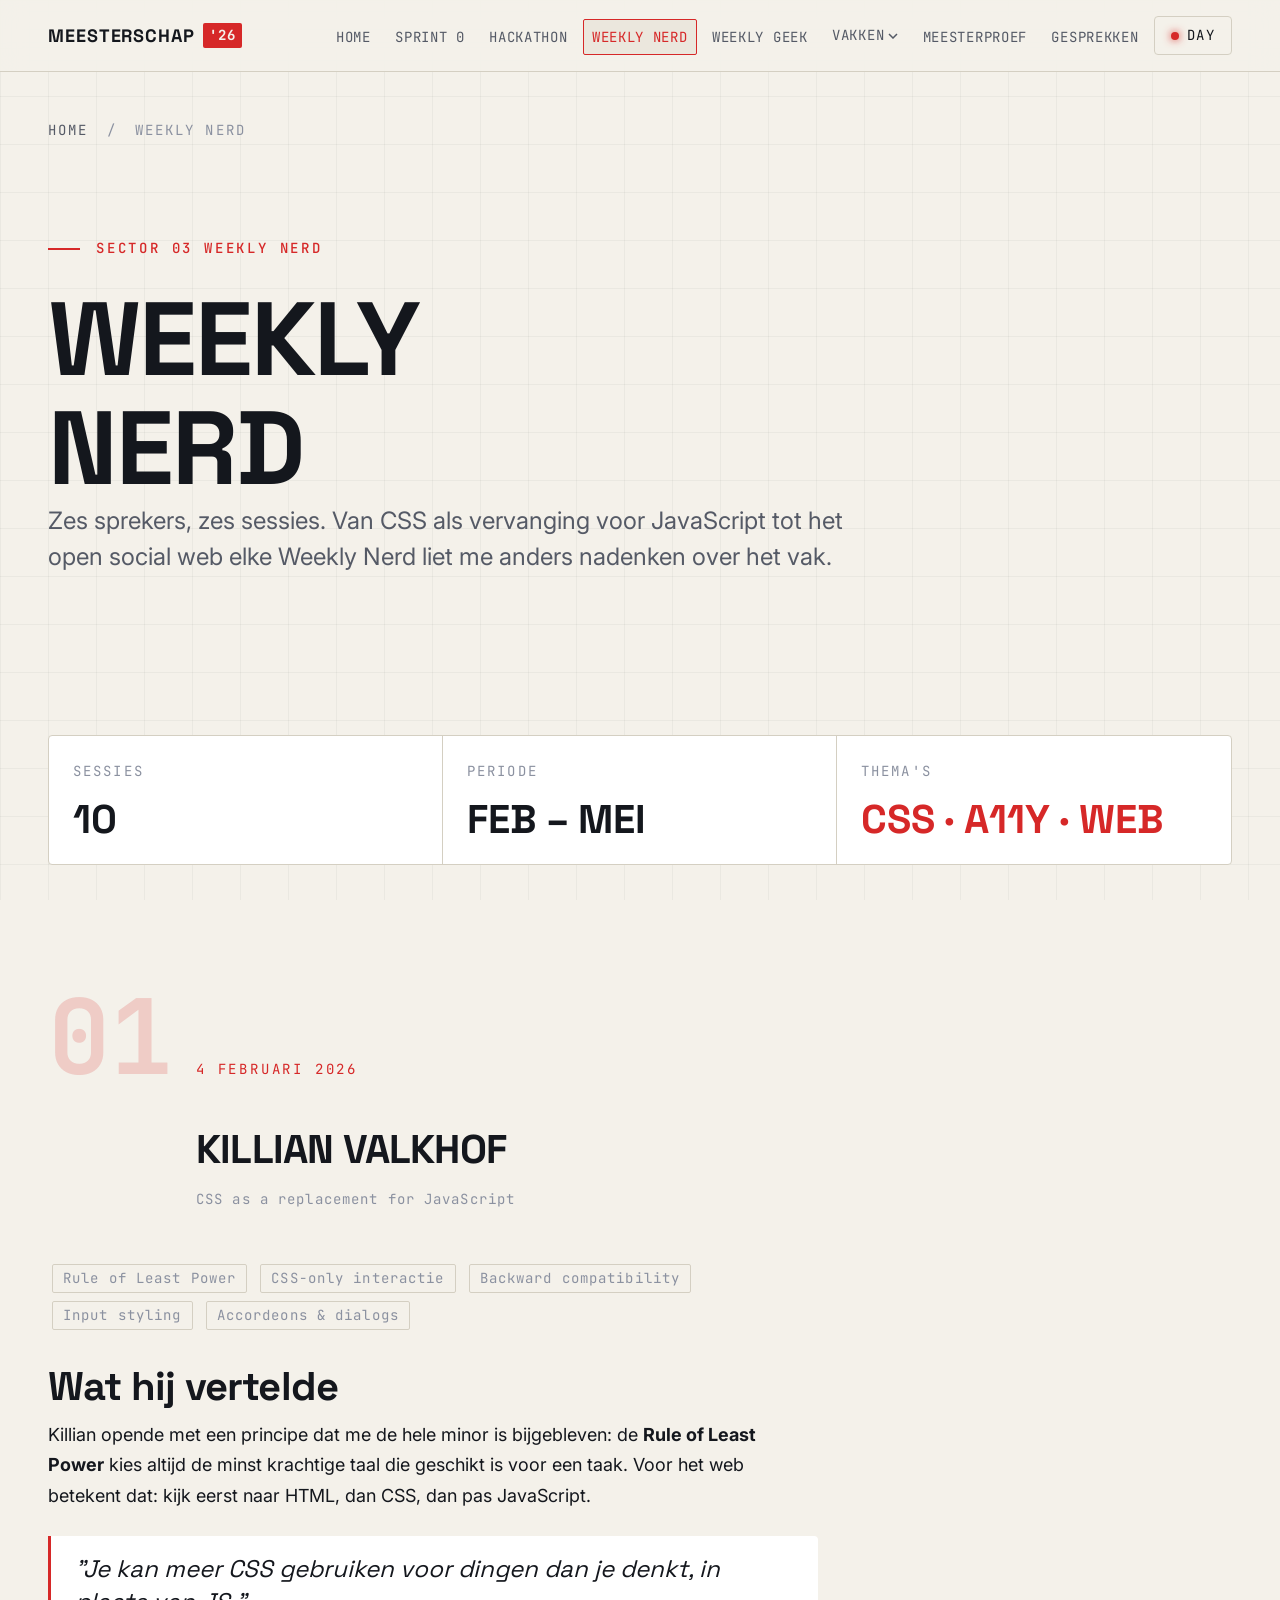
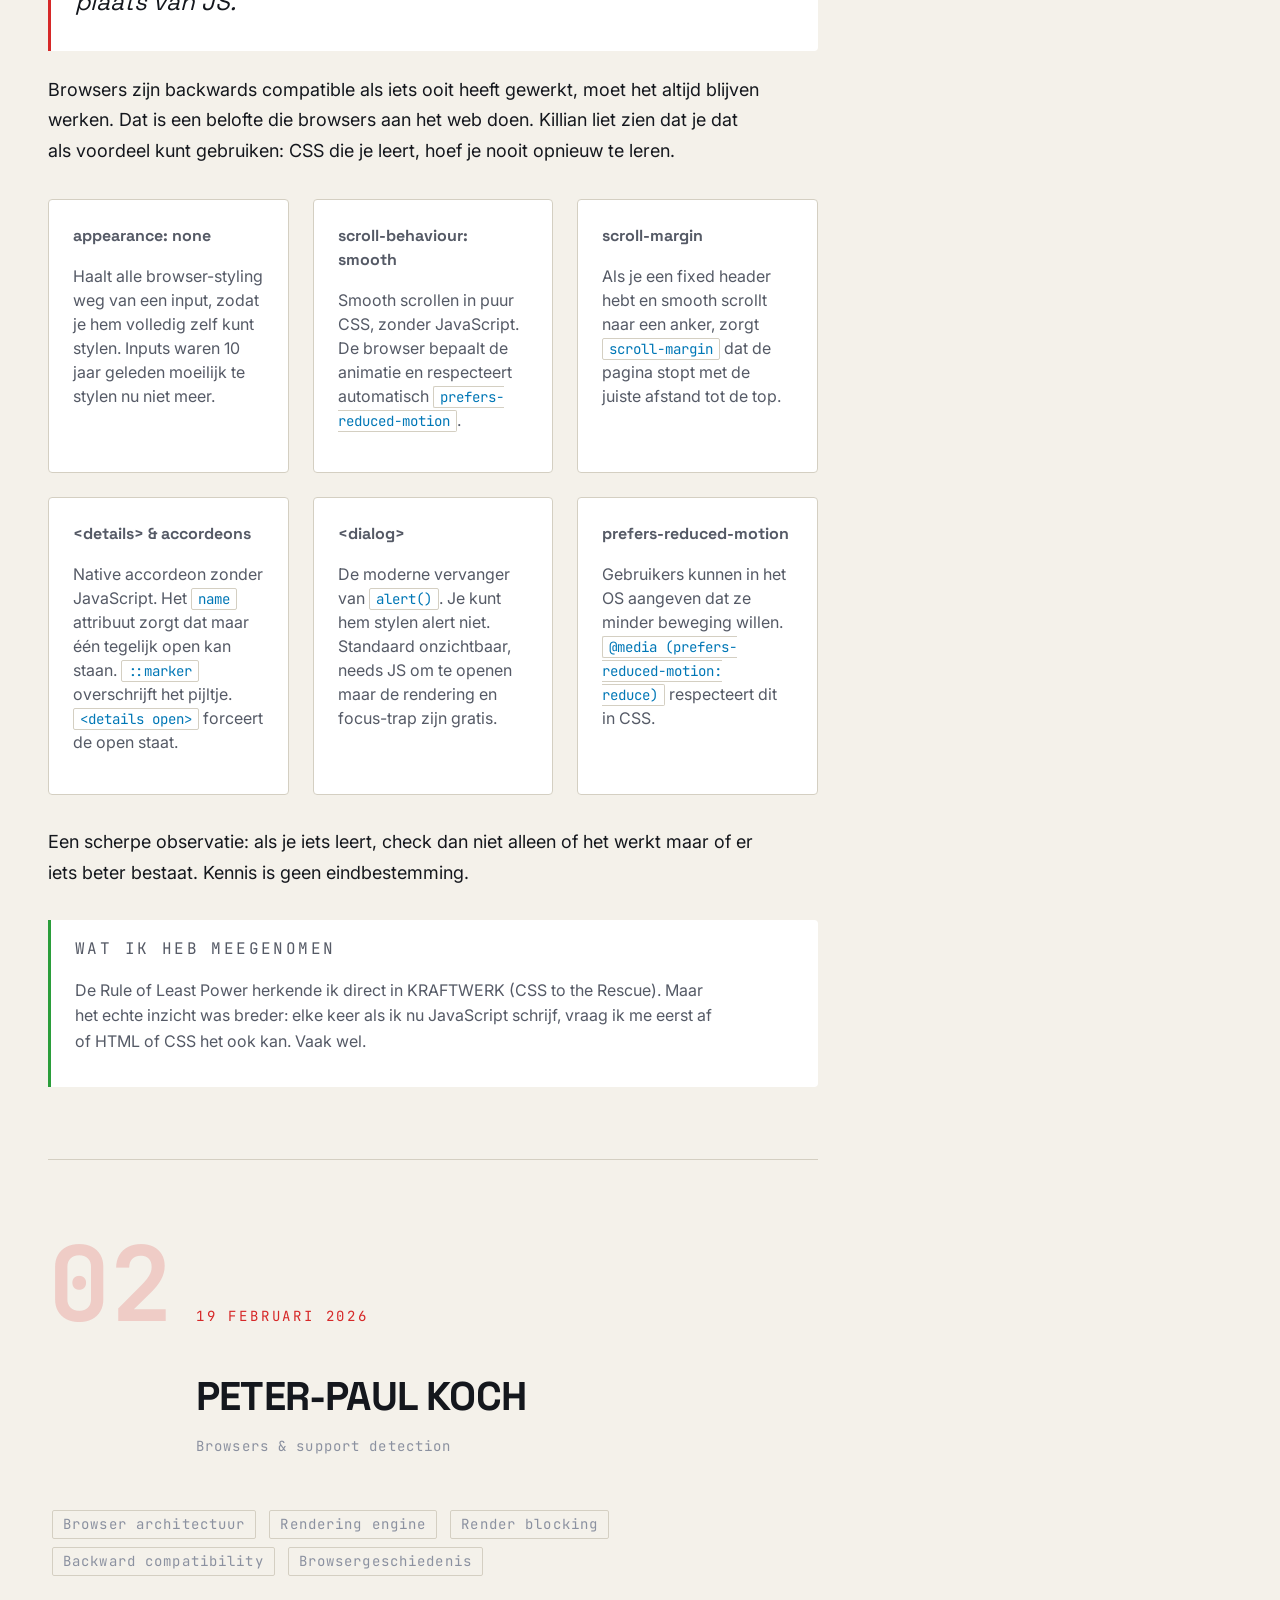
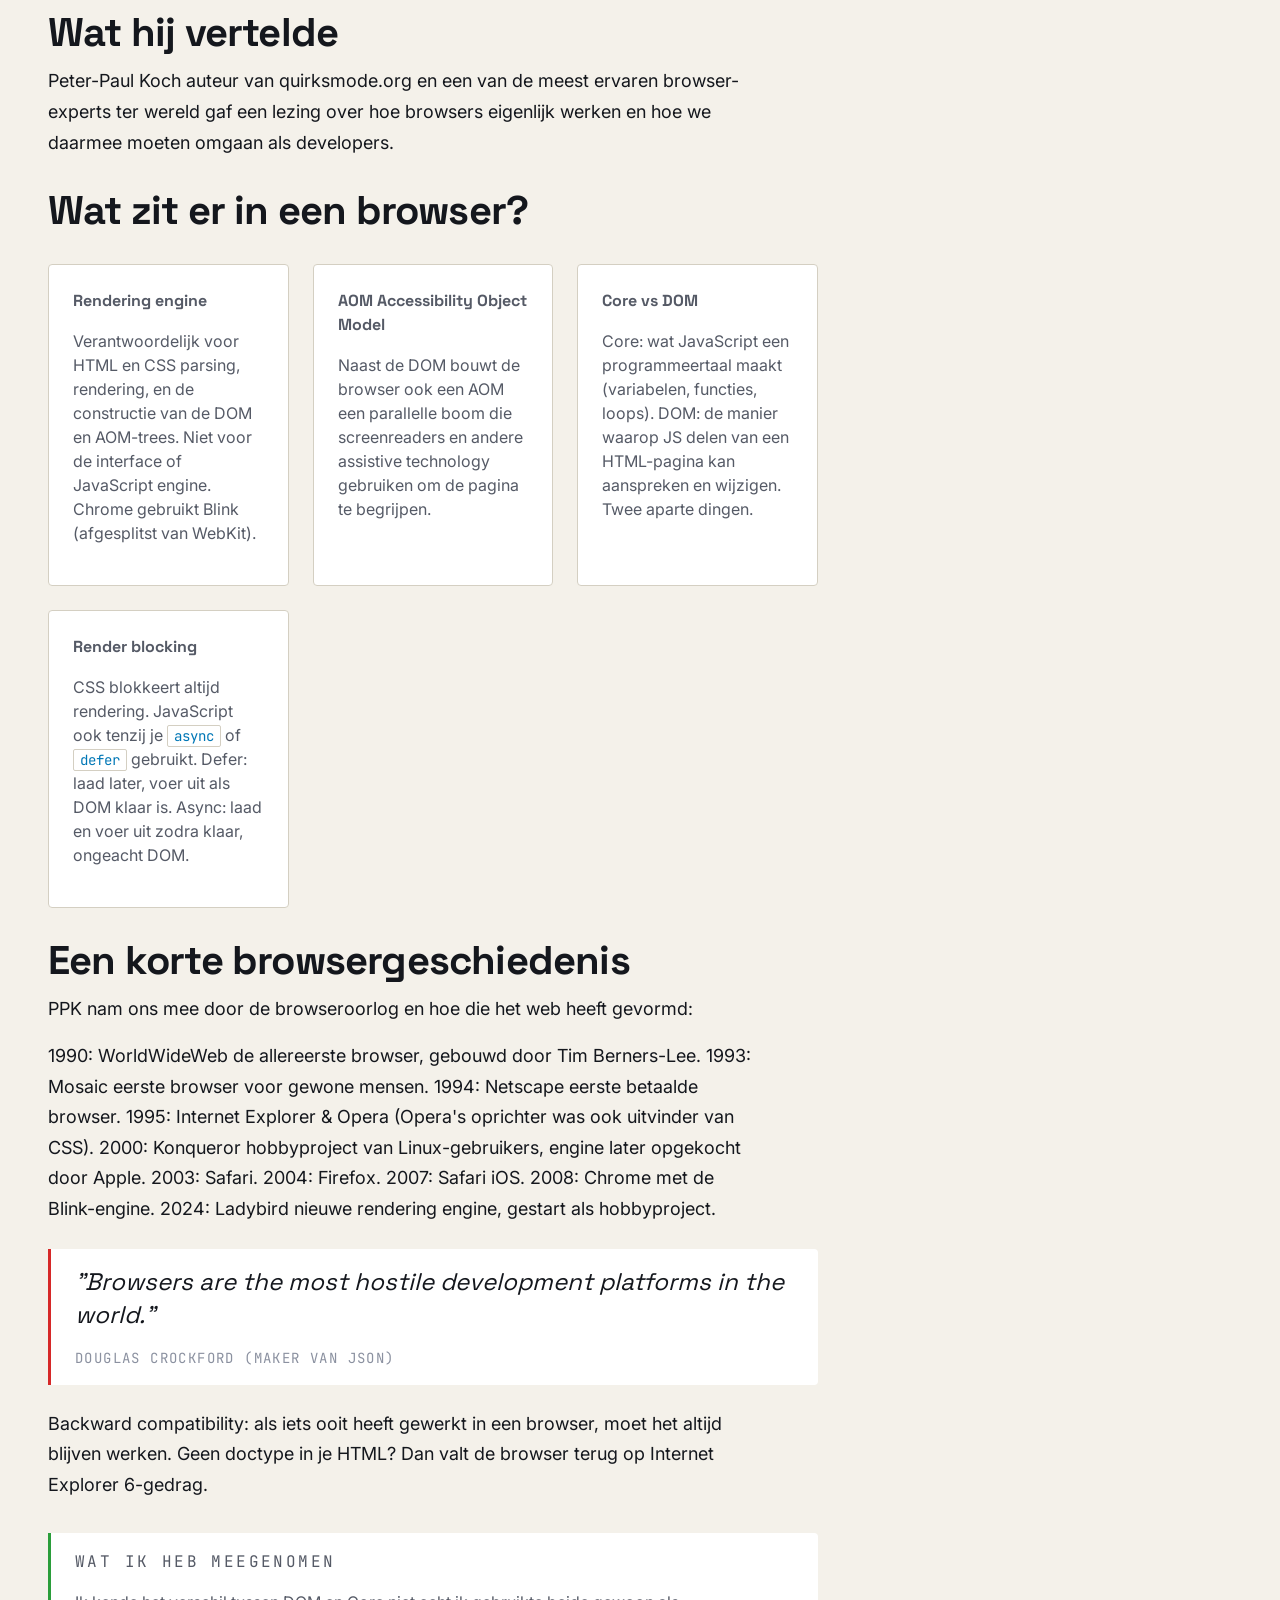
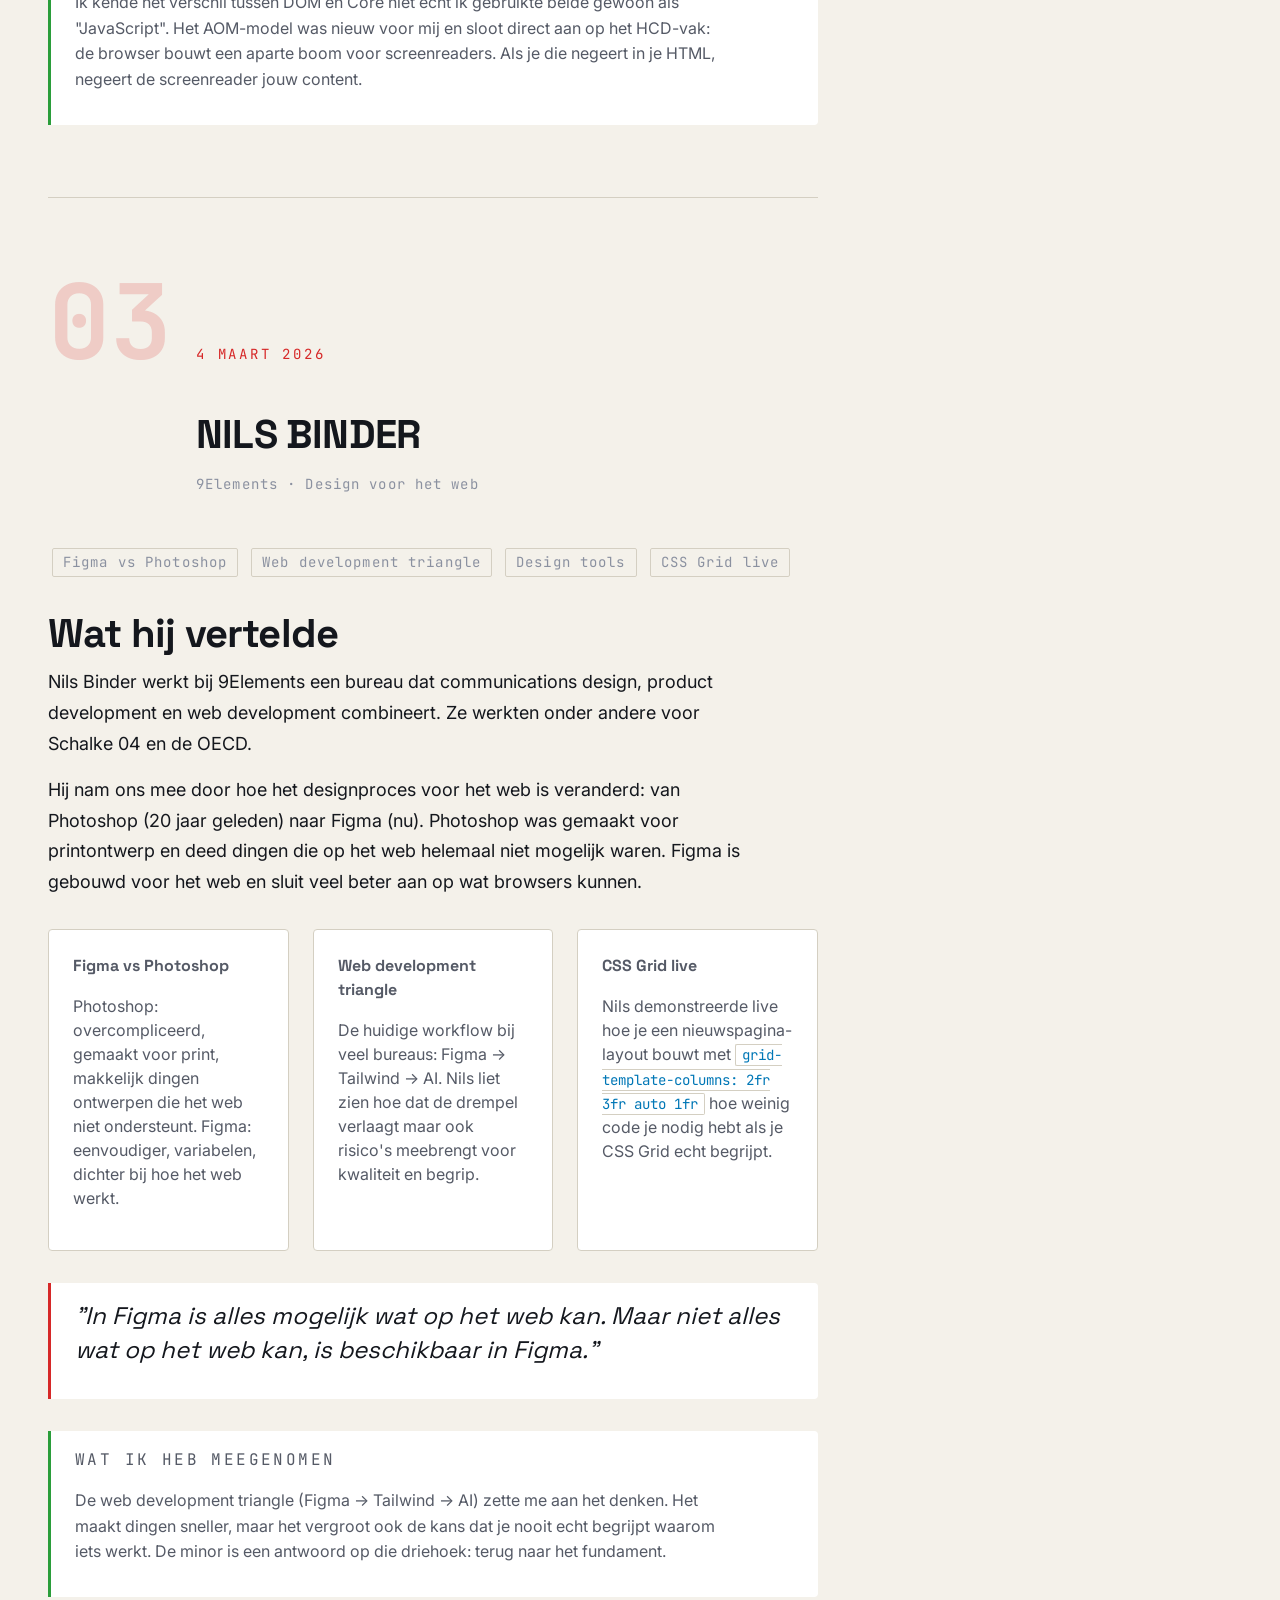
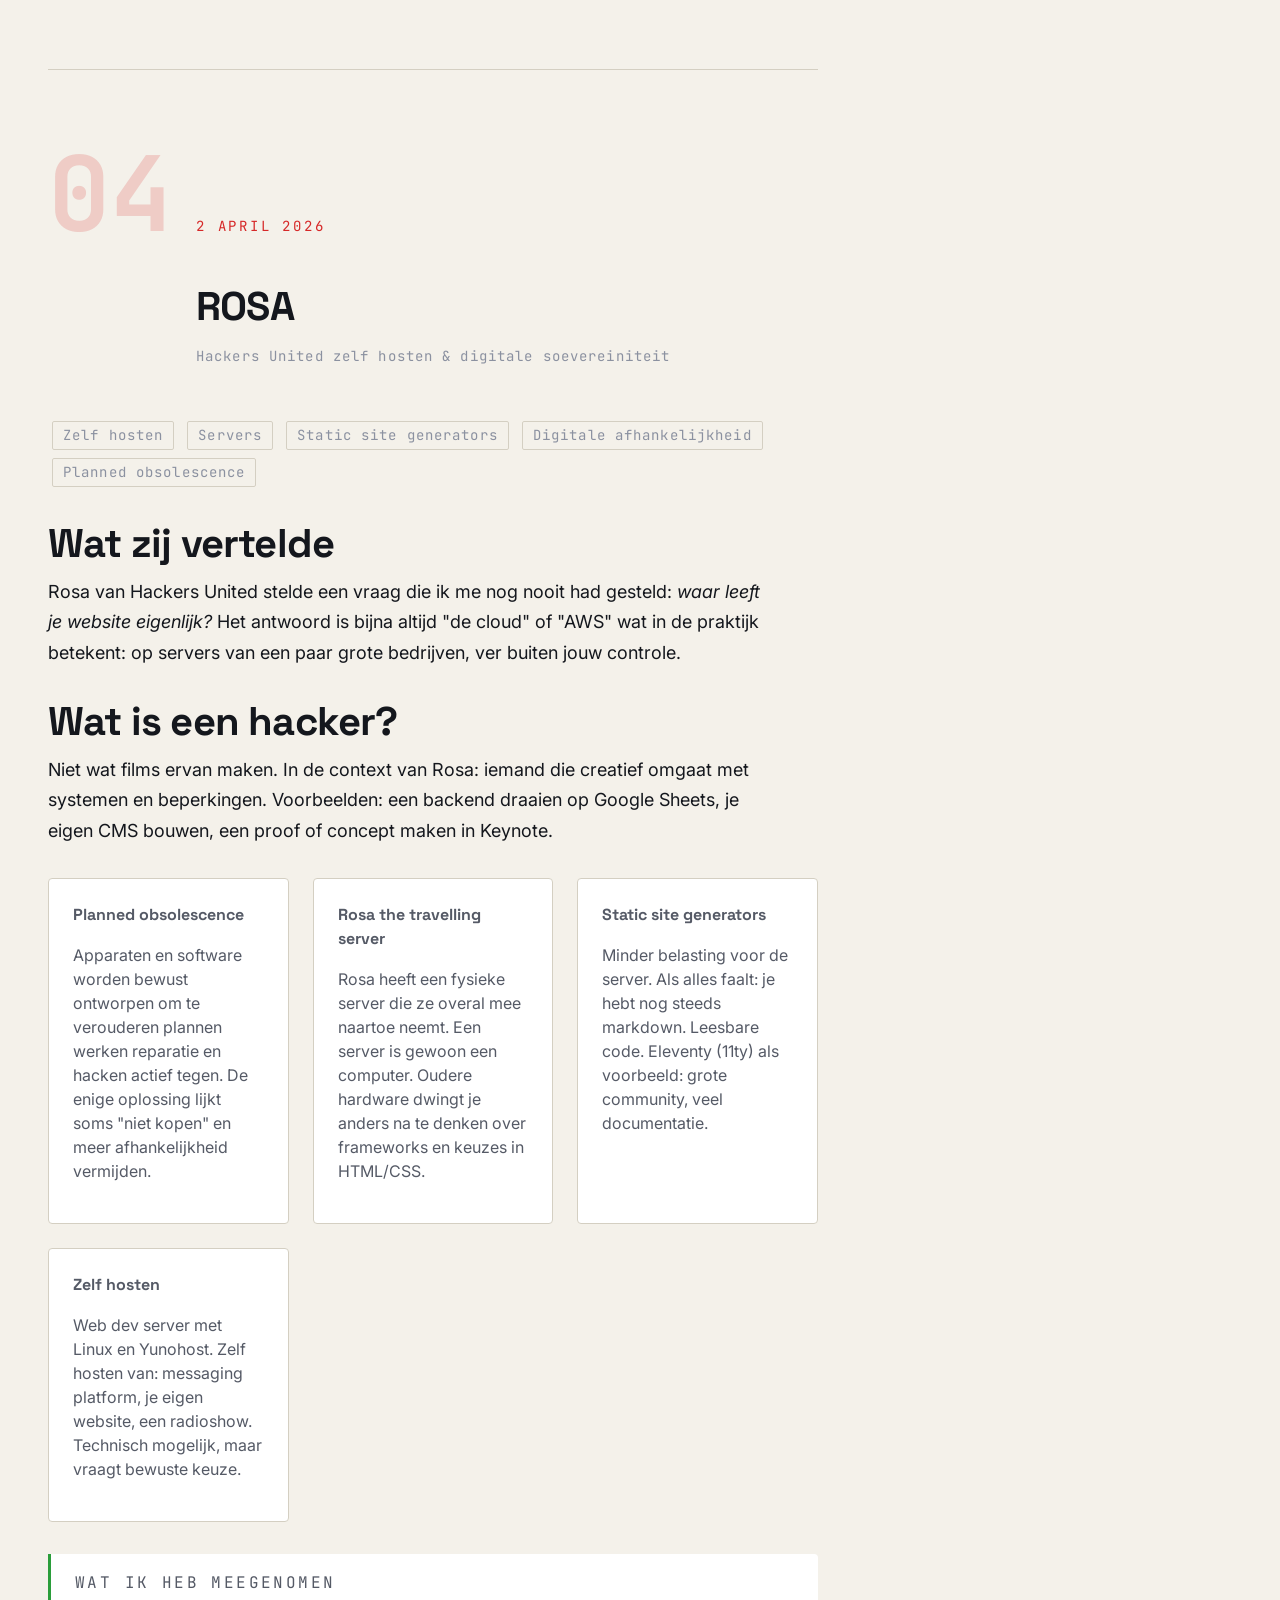
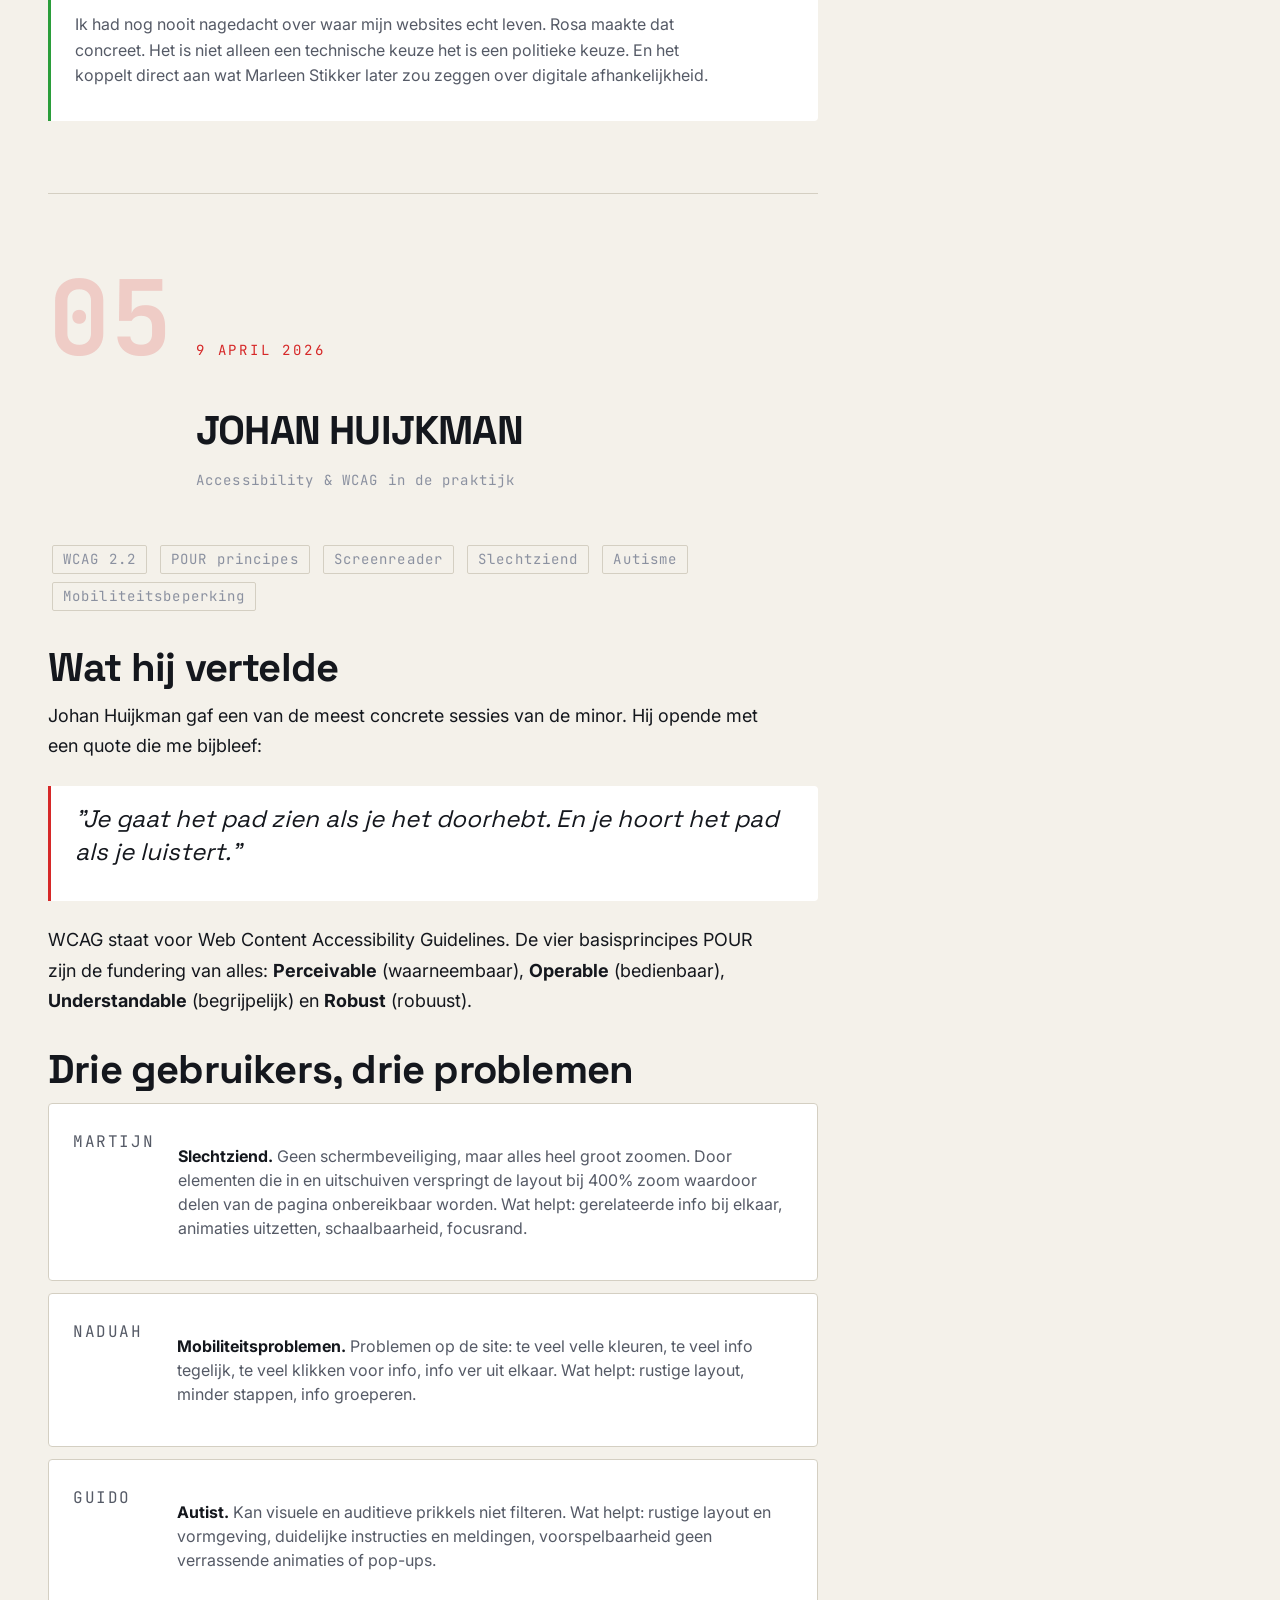
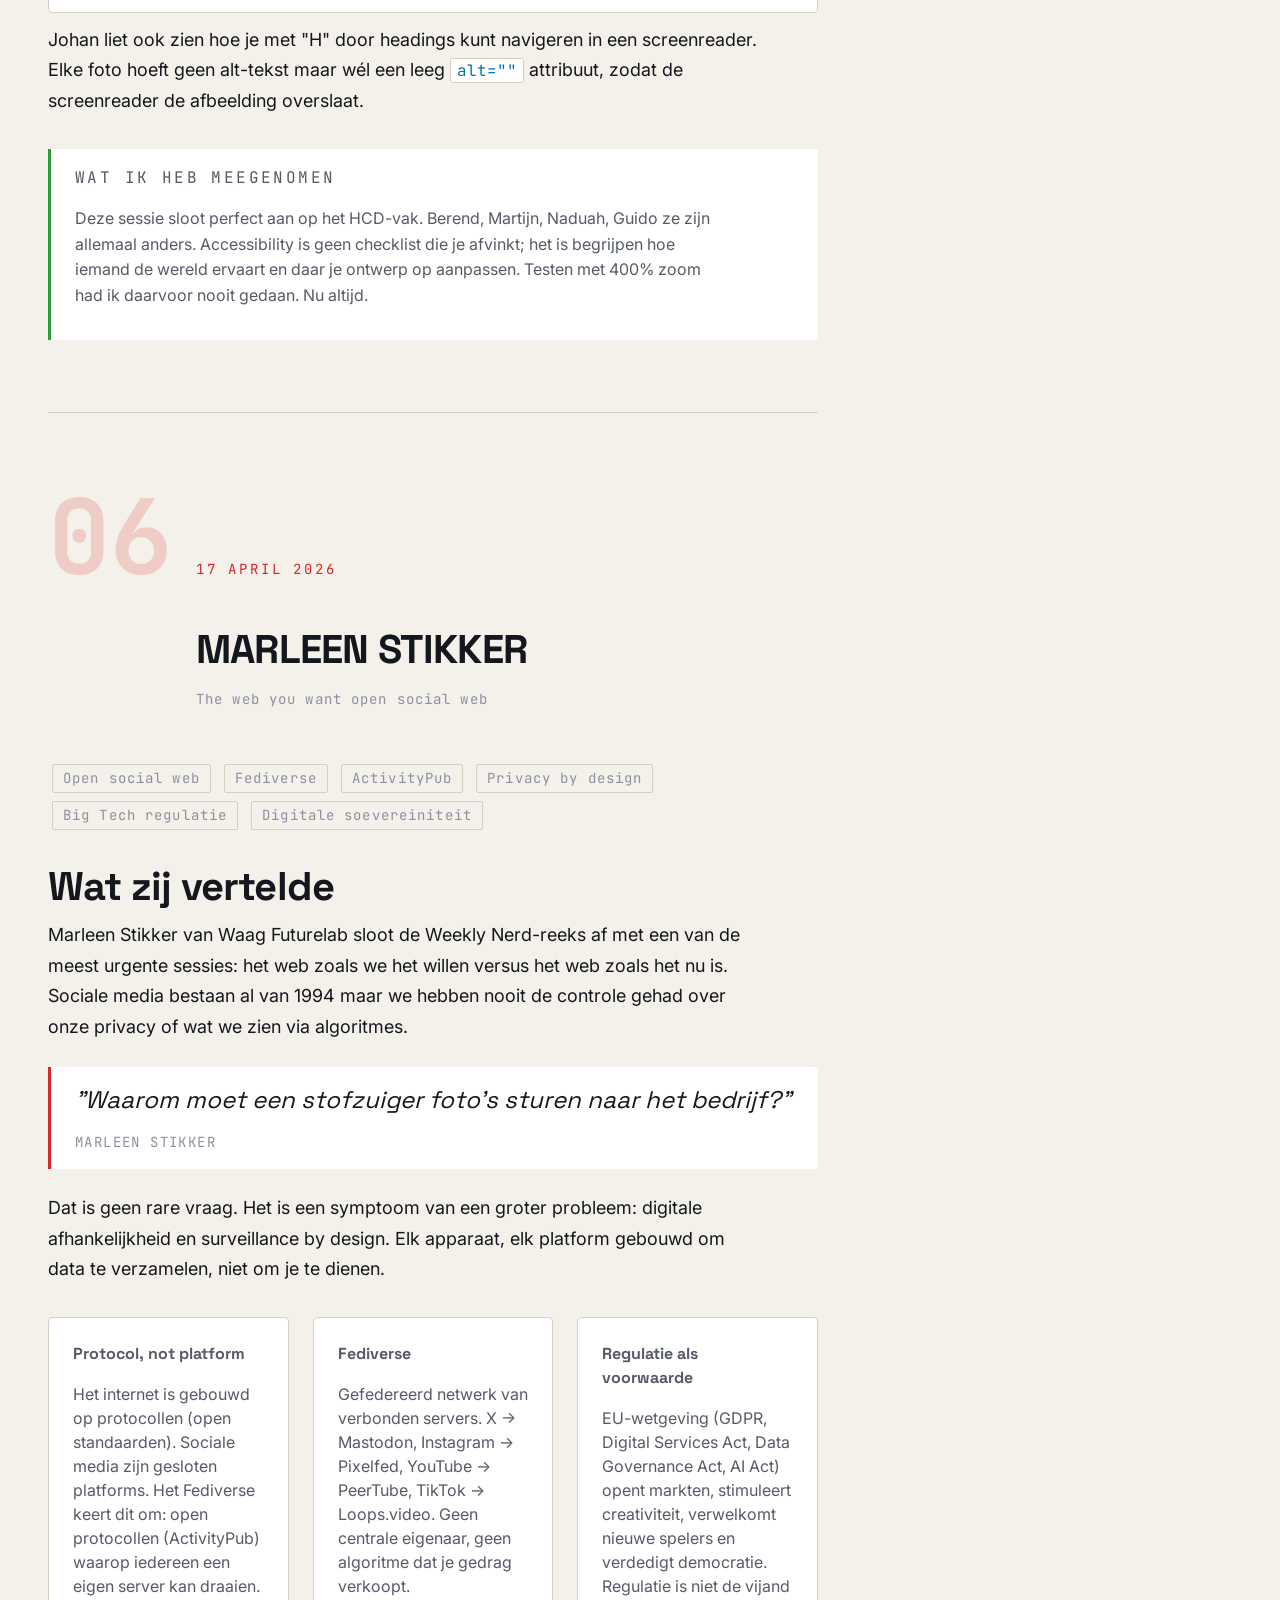
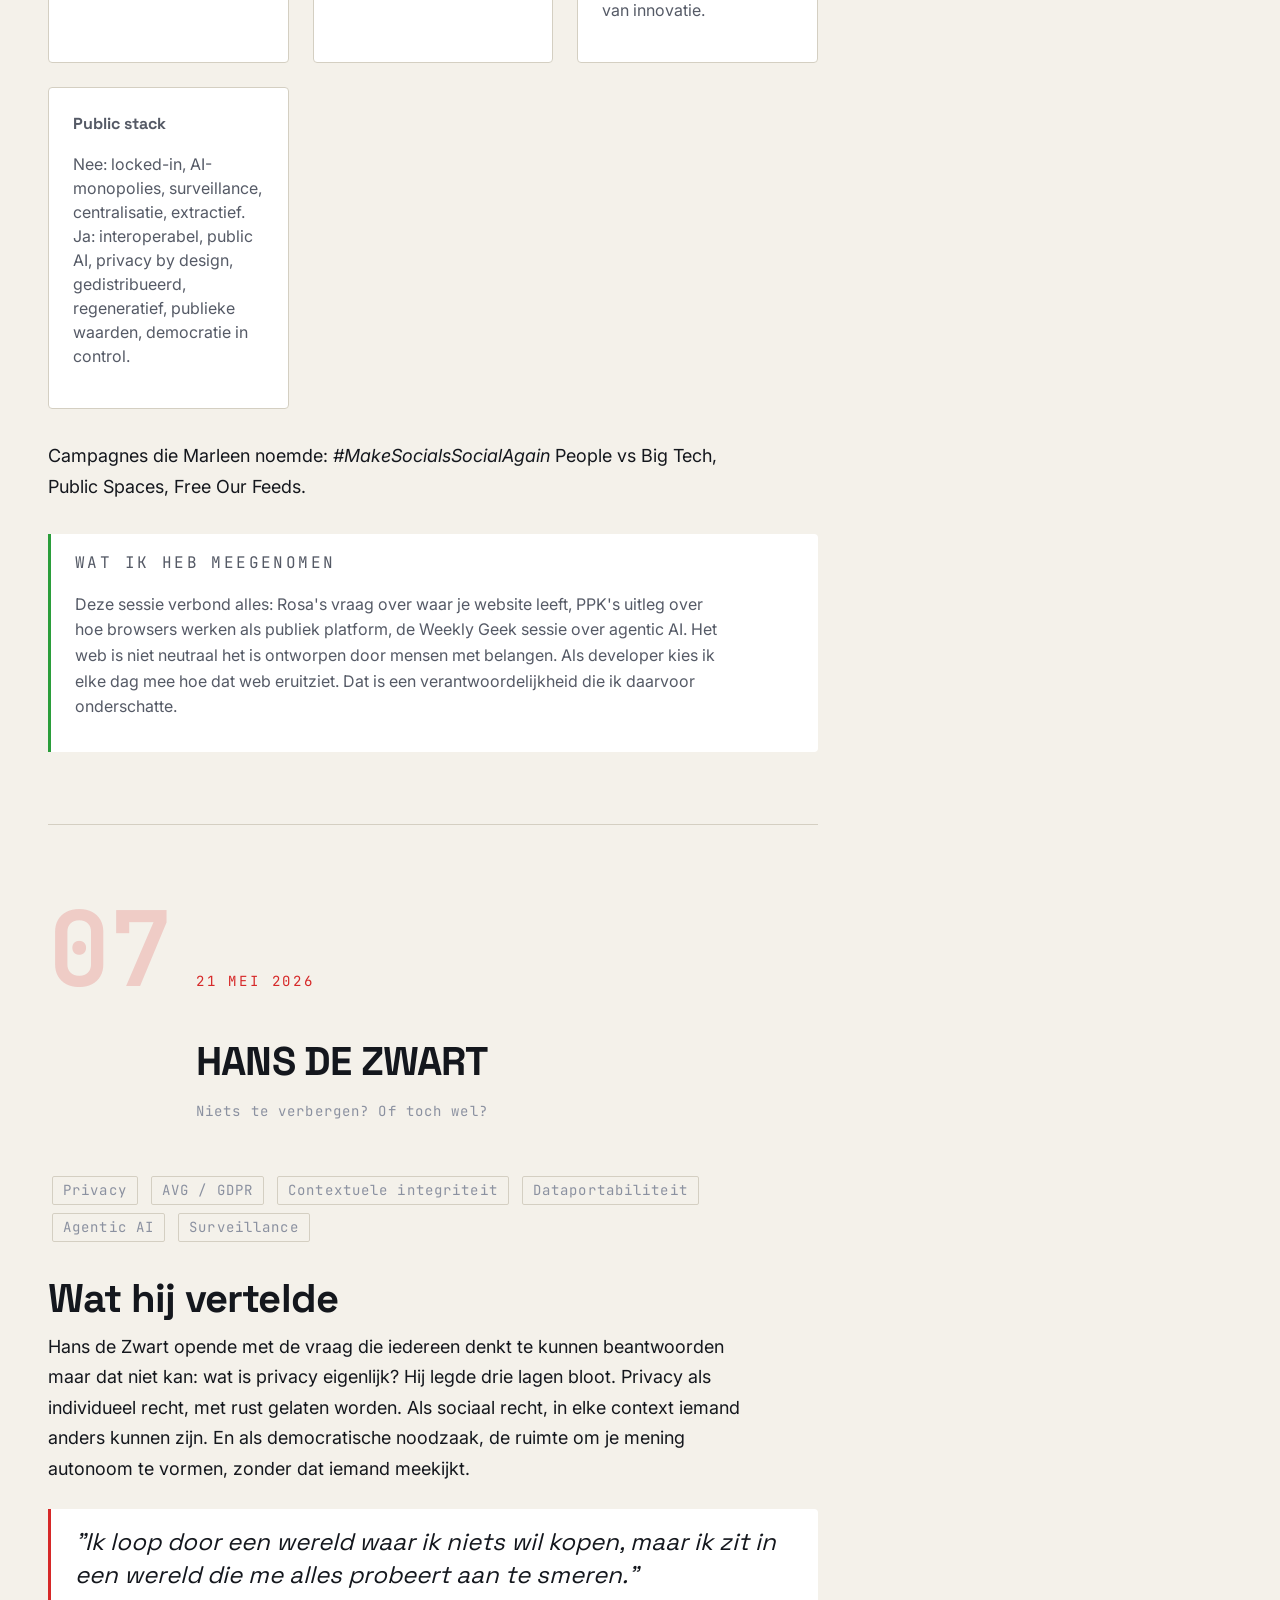
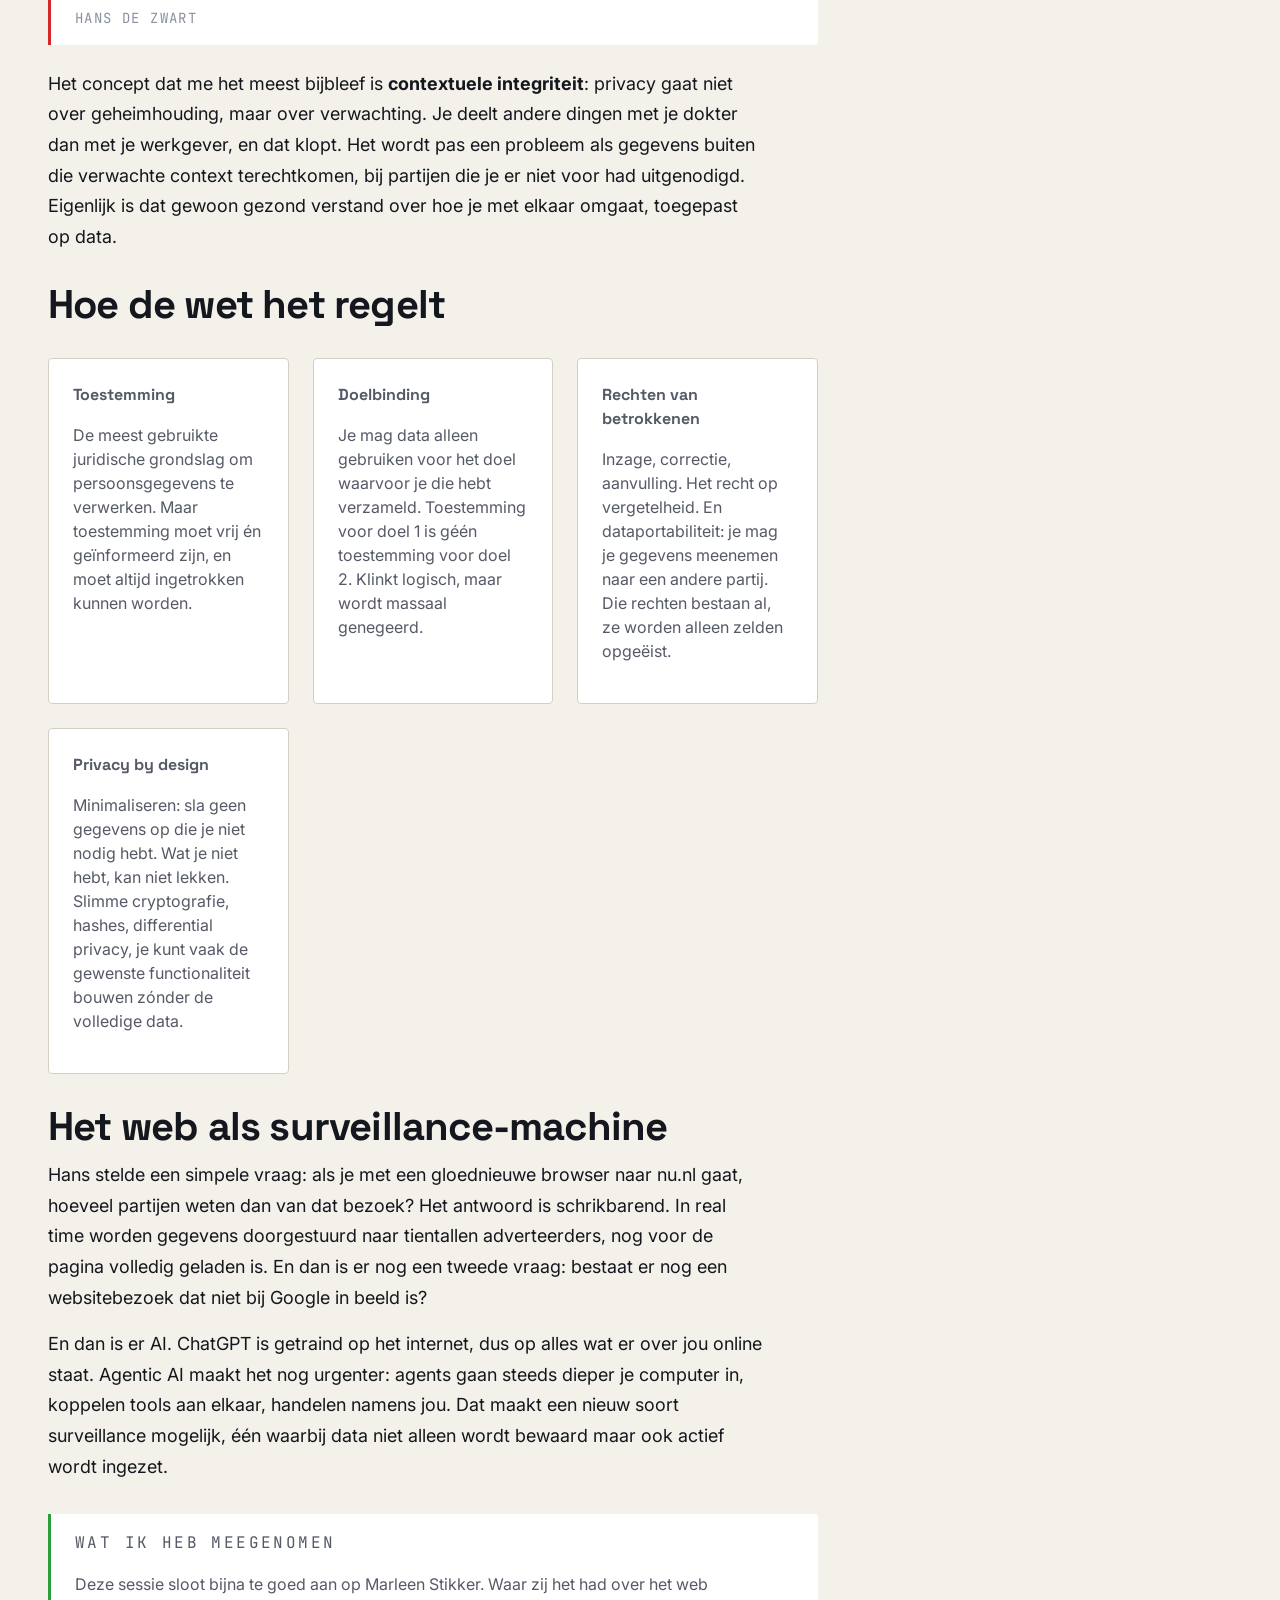
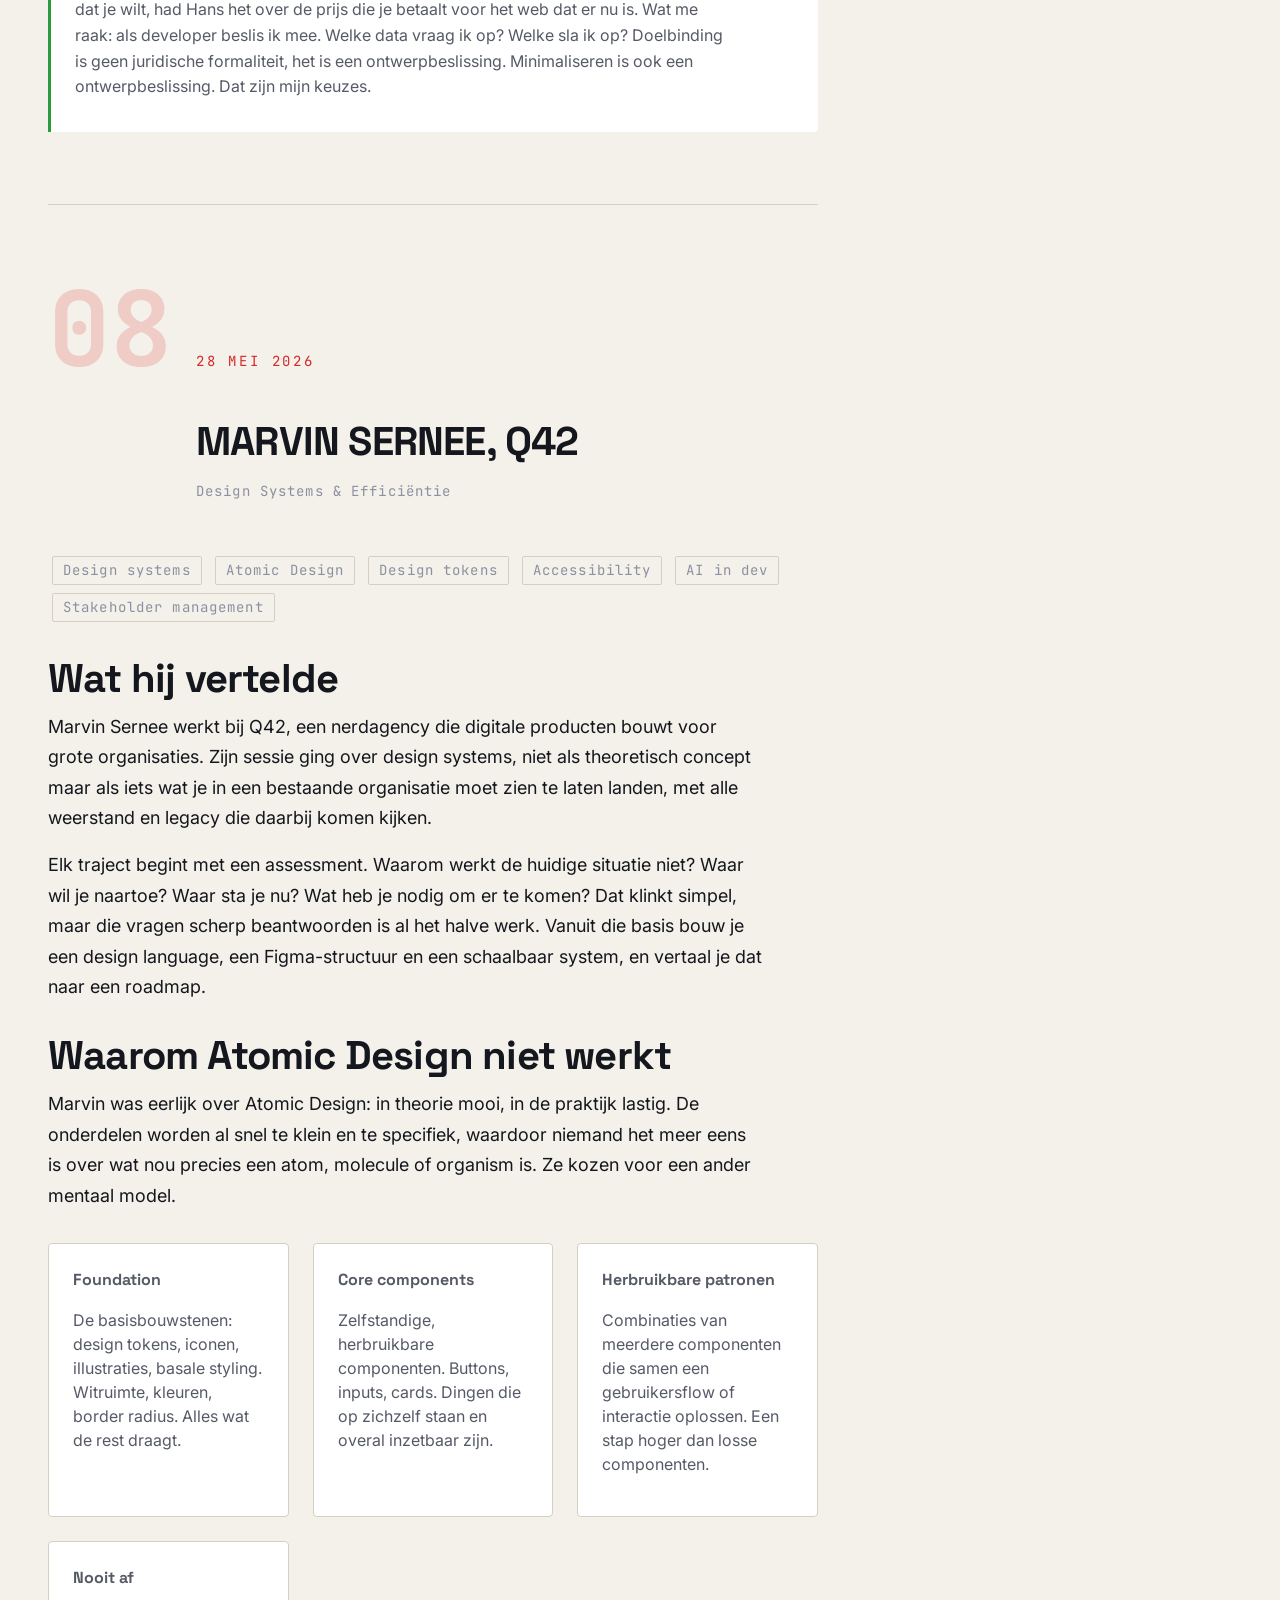
<file: pages/weekly-nerd.html>
<!DOCTYPE html>
<html lang="nl" data-theme="night">
<head>
  <meta charset="UTF-8" />
  <meta name="viewport" content="width=device-width, initial-scale=1.0" />
<title>Weekly Nerd Meesterschap</title>
  <meta name="description" content="Weekly Nerd verslagen: Killian Valkhof, Peter-Paul Koch, Nils Binder, Rosa, Johan Huijkman, Marleen Stikker." />
  <script src="../js/theme-toggle.js"></script>
  <link rel="stylesheet" href="../css/reset.css" />
  <link rel="stylesheet" href="../css/tokens.css" />
  <link rel="stylesheet" href="../css/themes.css" />
  <link rel="stylesheet" href="../css/base.css" />
  <link rel="stylesheet" href="../css/components.css" />
  <link rel="stylesheet" href="../css/weekly-nerd.css" />
</head>
<body>

  <a href="#main" class="skip-link">Skip naar inhoud</a>

  <header class="nav">
    <div class="container nav__inner">
      <a href="../index.html" class="nav__brand" aria-label="Meesterschap home">
        <span>MEESTERSCHAP</span>
        <span class="nav__brand-tag">'26</span>
      </a>
      <button class="nav__toggle" data-nav-toggle aria-expanded="false" aria-controls="primary-nav" aria-label="Menu openen">
        <svg width="20" height="20" viewBox="0 0 20 20" fill="none" stroke="currentColor" stroke-width="2" aria-hidden="true">
          <line x1="3" y1="6" x2="17" y2="6"/>
          <line x1="3" y1="10" x2="17" y2="10"/>
          <line x1="3" y1="14" x2="17" y2="14"/>
        </svg>
      </button>
      <nav aria-label="Hoofdnavigatie">
        <ul class="nav__list" id="primary-nav" data-nav-list>
          <li><a class="nav__link" href="../index.html">Home</a></li>
          <li><a class="nav__link" href="sprint-0.html">Sprint 0</a></li>
          <li><a class="nav__link" href="hackathon.html">Hackathon</a></li>
          <li><a class="nav__link" href="weekly-nerd.html" aria-current="page">Weekly Nerd</a></li>
          <li><a class="nav__link" href="weekly-geek.html">Weekly Geek</a></li>
          <li class="nav__item--dropdown">
            <button class="nav__dropdown-toggle" data-dropdown-toggle aria-expanded="false" aria-haspopup="true">
              Vakken
              <svg width="10" height="6" viewBox="0 0 10 6" fill="none" stroke="currentColor" stroke-width="1.5" aria-hidden="true"><path d="M1 1l4 4 4-4"/></svg>
            </button>
            <ul class="nav__dropdown" role="menu">
              <li role="none"><a href="vakken.html" role="menuitem">Overzicht</a></li>
              <li role="none"><a href="vakken-css-ttr.html" role="menuitem">CSS to the Rescue <span class="nav__dropdown__score">9,5</span></a></li>
              <li role="none"><a href="vakken-browser-tech.html" role="menuitem">Browser Tech <span class="nav__dropdown__score">10</span></a></li>
              <li role="none"><a href="vakken-hcd.html" role="menuitem">Human Centered Design <span class="nav__dropdown__score">9</span></a></li>
              <li role="none"><a href="vakken-api.html" role="menuitem">API <span class="nav__dropdown__score">10</span></a></li>
            </ul>
          </li>
          <li><a class="nav__link" href="meesterproef.html">Meesterproef</a></li>
          <li><a class="nav__link" href="gesprekken.html">Gesprekken</a></li>
          <li>
            <button class="theme-toggle" data-theme-toggle aria-label="Wissel thema">
              <span class="theme-toggle__indicator" aria-hidden="true"></span>
              <span data-theme-label>Night</span>
            </button>
          </li>
        </ul>
      </nav>
    </div>
  </header>

  <main id="main">
    <div class="container">

      <nav aria-label="Kruimelpad" class="breadcrumb">
        <a href="../index.html">Home</a>
        <span class="breadcrumb__sep">/</span>
        <span>Weekly Nerd</span>
      </nav>

      <section class="hero fade-in" aria-labelledby="page-title">
        <p class="eyebrow hero__eyebrow">Sector 03 Weekly Nerd</p>
        <h1 id="page-title">Weekly<br>Nerd</h1>
        <p class="hero__lead">
          Zes sprekers, zes sessies. Van CSS als vervanging voor JavaScript tot het
        open social web elke Weekly Nerd liet me anders nadenken over het vak.
        </p>
      </section>

      <div class="data-strip" role="region" aria-label="Weekly Nerd info">
        <div class="data-strip__item">
          <p class="data-strip__label">Sessies</p>
          <p class="data-strip__value">10</p>
        </div>
        <div class="data-strip__item">
          <p class="data-strip__label">Periode</p>
          <p class="data-strip__value">FEB – MEI</p>
        </div>
        <div class="data-strip__item">
          <p class="data-strip__label">Thema's</p>
          <p class="data-strip__value data-strip__value--accent">CSS · A11Y · WEB</p>
        </div>
      </div>

      <!-- ══════════════════════════════
           SESSIE 1 KILLIAN VALKHOF
      ══════════════════════════════ -->
      <article class="nerd-entry prose fade-in" aria-labelledby="nerd1-title">
        <div class="nerd-entry__header">
          <span class="nerd-entry__num" aria-hidden="true">01</span>
          <div>
            <span class="nerd-entry__label">4 februari 2026</span>
            <h2 class="nerd-entry__title" id="nerd1-title">Killian Valkhof</h2>
            <p class="nerd-entry__sub">CSS as a replacement for JavaScript</p>
          </div>
        </div>

        <span class="topic-tag">Rule of Least Power</span>
        <span class="topic-tag">CSS-only interactie</span>
        <span class="topic-tag">Backward compatibility</span>
        <span class="topic-tag">Input styling</span>
        <span class="topic-tag">Accordeons &amp; dialogs</span>

        <h3>Wat hij vertelde</h3>
        <p>
          Killian opende met een principe dat me de hele minor is bijgebleven:
        de <strong>Rule of Least Power</strong> kies altijd de minst krachtige taal
          die geschikt is voor een taak. Voor het web betekent dat: kijk eerst naar HTML,
          dan CSS, dan pas JavaScript.
        </p>

        <div class="quote-block">
          <p>"Je kan meer CSS gebruiken voor dingen dan je denkt, in plaats van JS."</p>
        </div>

        <p>
        Browsers zijn backwards compatible als iets ooit heeft gewerkt, moet het altijd
          blijven werken. Dat is een belofte die browsers aan het web doen. Killian liet zien
          dat je dat als voordeel kunt gebruiken: CSS die je leert, hoef je nooit opnieuw te leren.
        </p>

        <div class="concept-grid">
          <div class="concept-card">
            <p class="concept-card__title">appearance: none</p>
            <p>Haalt alle browser-styling weg van een input, zodat je hem volledig zelf kunt stylen.
            Inputs waren 10 jaar geleden moeilijk te stylen nu niet meer.</p>
          </div>
          <div class="concept-card">
            <p class="concept-card__title">scroll-behaviour: smooth</p>
            <p>Smooth scrollen in puur CSS, zonder JavaScript. De browser bepaalt de animatie
              en respecteert automatisch <code>prefers-reduced-motion</code>.</p>
          </div>
          <div class="concept-card">
            <p class="concept-card__title">scroll-margin</p>
            <p>Als je een fixed header hebt en smooth scrollt naar een anker, zorgt
              <code>scroll-margin</code> dat de pagina stopt met de juiste afstand tot de top.</p>
          </div>
          <div class="concept-card">
            <p class="concept-card__title">&lt;details&gt; &amp; accordeons</p>
            <p>Native accordeon zonder JavaScript. Het <code>name</code> attribuut zorgt
              dat maar één tegelijk open kan staan. <code>::marker</code> overschrijft het pijltje.
              <code>&lt;details open&gt;</code> forceert de open staat.</p>
          </div>
          <div class="concept-card">
            <p class="concept-card__title">&lt;dialog&gt;</p>
            <p>De moderne vervanger van <code>alert()</code>. Je kunt hem stylen alert niet.
                Standaard onzichtbaar, needs JS om te openen maar de rendering en
              focus-trap zijn gratis.</p>
          </div>
          <div class="concept-card">
            <p class="concept-card__title">prefers-reduced-motion</p>
            <p>Gebruikers kunnen in het OS aangeven dat ze minder beweging willen.
              <code>@media (prefers-reduced-motion: reduce)</code> respecteert dit in CSS.</p>
          </div>
        </div>

        <p>
        Een scherpe observatie: als je iets leert, check dan niet alleen of het werkt
          maar of er iets beter bestaat. Kennis is geen eindbestemming.
        </p>

        <div class="takeaway">
          <p class="takeaway__label">Wat ik heb meegenomen</p>
          <p>De Rule of Least Power herkende ik direct in KRAFTWERK (CSS to the Rescue).
            Maar het echte inzicht was breder: elke keer als ik nu JavaScript schrijf,
            vraag ik me eerst af of HTML of CSS het ook kan. Vaak wel.</p>
        </div>
      </article>

      <!-- ══════════════════════════════
           SESSIE 2 PETER-PAUL KOCH
      ══════════════════════════════ -->
      <article class="nerd-entry prose fade-in" aria-labelledby="nerd2-title">
        <div class="nerd-entry__header">
          <span class="nerd-entry__num" aria-hidden="true">02</span>
          <div>
            <span class="nerd-entry__label">19 februari 2026</span>
            <h2 class="nerd-entry__title" id="nerd2-title">Peter-Paul Koch</h2>
            <p class="nerd-entry__sub">Browsers &amp; support detection</p>
          </div>
        </div>

        <span class="topic-tag">Browser architectuur</span>
        <span class="topic-tag">Rendering engine</span>
        <span class="topic-tag">Render blocking</span>
        <span class="topic-tag">Backward compatibility</span>
        <span class="topic-tag">Browsergeschiedenis</span>

        <h3>Wat hij vertelde</h3>
        <p>
        Peter-Paul Koch auteur van quirksmode.org en een van de meest ervaren
        browser-experts ter wereld gaf een lezing over hoe browsers eigenlijk werken
          en hoe we daarmee moeten omgaan als developers.
        </p>

        <h3>Wat zit er in een browser?</h3>
        <div class="concept-grid">
          <div class="concept-card">
            <p class="concept-card__title">Rendering engine</p>
            <p>Verantwoordelijk voor HTML en CSS parsing, rendering, en de constructie
              van de DOM en AOM-trees. Niet voor de interface of JavaScript engine.
              Chrome gebruikt Blink (afgesplitst van WebKit).</p>
          </div>
          <div class="concept-card">
            <p class="concept-card__title">AOM Accessibility Object Model</p>
            <p>Naast de DOM bouwt de browser ook een AOM een parallelle boom die
              screenreaders en andere assistive technology gebruiken om de pagina te begrijpen.</p>
          </div>
          <div class="concept-card">
            <p class="concept-card__title">Core vs DOM</p>
            <p>Core: wat JavaScript een programmeertaal maakt (variabelen, functies, loops).
              DOM: de manier waarop JS delen van een HTML-pagina kan aanspreken en wijzigen.
              Twee aparte dingen.</p>
          </div>
          <div class="concept-card">
            <p class="concept-card__title">Render blocking</p>
            <p>CSS blokkeert altijd rendering. JavaScript ook tenzij je <code>async</code>
              of <code>defer</code> gebruikt. Defer: laad later, voer uit als DOM klaar is.
              Async: laad en voer uit zodra klaar, ongeacht DOM.</p>
          </div>
        </div>

        <h3>Een korte browsergeschiedenis</h3>
        <p>
        PPK nam ons mee door de browseroorlog en hoe die het web heeft gevormd:
        </p>
        <p>
        1990: WorldWideWeb de allereerste browser, gebouwd door Tim Berners-Lee.
        1993: Mosaic eerste browser voor gewone mensen.
        1994: Netscape eerste betaalde browser.
          1995: Internet Explorer &amp; Opera (Opera's oprichter was ook uitvinder van CSS).
        2000: Konqueror hobbyproject van Linux-gebruikers, engine later opgekocht door Apple.
          2003: Safari. 2004: Firefox. 2007: Safari iOS. 2008: Chrome met de Blink-engine.
        2024: Ladybird nieuwe rendering engine, gestart als hobbyproject.
        </p>

        <div class="quote-block">
          <p>"Browsers are the most hostile development platforms in the world."</p>
          <cite>Douglas Crockford (maker van JSON)</cite>
        </div>

        <p>
          Backward compatibility: als iets ooit heeft gewerkt in een browser, moet het
          altijd blijven werken. Geen doctype in je HTML? Dan valt de browser terug op
          Internet Explorer 6-gedrag.
        </p>

        <div class="takeaway">
          <p class="takeaway__label">Wat ik heb meegenomen</p>
        <p>Ik kende het verschil tussen DOM en Core niet echt ik gebruikte beide gewoon
            als "JavaScript". Het AOM-model was nieuw voor mij en sloot direct aan op het
            HCD-vak: de browser bouwt een aparte boom voor screenreaders.
            Als je die negeert in je HTML, negeert de screenreader jouw content.</p>
        </div>
      </article>

      <!-- ══════════════════════════════
           SESSIE 3 NILS BINDER
      ══════════════════════════════ -->
      <article class="nerd-entry prose fade-in" aria-labelledby="nerd3-title">
        <div class="nerd-entry__header">
          <span class="nerd-entry__num" aria-hidden="true">03</span>
          <div>
            <span class="nerd-entry__label">4 maart 2026</span>
            <h2 class="nerd-entry__title" id="nerd3-title">Nils Binder</h2>
            <p class="nerd-entry__sub">9Elements · Design voor het web</p>
          </div>
        </div>

        <span class="topic-tag">Figma vs Photoshop</span>
        <span class="topic-tag">Web development triangle</span>
        <span class="topic-tag">Design tools</span>
        <span class="topic-tag">CSS Grid live</span>

        <h3>Wat hij vertelde</h3>
        <p>
        Nils Binder werkt bij 9Elements een bureau dat communications design,
          product development en web development combineert. Ze werkten onder andere voor
          Schalke 04 en de OECD.
        </p>
        <p>
          Hij nam ons mee door hoe het designproces voor het web is veranderd: van Photoshop
          (20 jaar geleden) naar Figma (nu). Photoshop was gemaakt voor printontwerp en
          deed dingen die op het web helemaal niet mogelijk waren. Figma is gebouwd voor
          het web en sluit veel beter aan op wat browsers kunnen.
        </p>

        <div class="concept-grid">
          <div class="concept-card">
            <p class="concept-card__title">Figma vs Photoshop</p>
            <p>Photoshop: overcompliceerd, gemaakt voor print, makkelijk dingen ontwerpen
              die het web niet ondersteunt. Figma: eenvoudiger, variabelen, dichter bij
              hoe het web werkt.</p>
          </div>
          <div class="concept-card">
            <p class="concept-card__title">Web development triangle</p>
            <p>De huidige workflow bij veel bureaus: Figma → Tailwind → AI. Nils liet zien
              hoe dat de drempel verlaagt maar ook risico's meebrengt voor kwaliteit en begrip.</p>
          </div>
          <div class="concept-card">
            <p class="concept-card__title">CSS Grid live</p>
            <p>Nils demonstreerde live hoe je een nieuwspagina-layout bouwt met
            <code>grid-template-columns: 2fr 3fr auto 1fr</code> hoe weinig code je
              nodig hebt als je CSS Grid echt begrijpt.</p>
          </div>
        </div>

        <div class="quote-block">
          <p>"In Figma is alles mogelijk wat op het web kan. Maar niet alles wat op het web kan, is beschikbaar in Figma."</p>
        </div>

        <div class="takeaway">
          <p class="takeaway__label">Wat ik heb meegenomen</p>
          <p>De web development triangle (Figma → Tailwind → AI) zette me aan het denken.
            Het maakt dingen sneller, maar het vergroot ook de kans dat je nooit echt
            begrijpt waarom iets werkt. De minor is een antwoord op die driehoek:
            terug naar het fundament.</p>
        </div>
      </article>

      <!-- ══════════════════════════════
           SESSIE 4 ROSA
      ══════════════════════════════ -->
      <article class="nerd-entry prose fade-in" aria-labelledby="nerd4-title">
        <div class="nerd-entry__header">
          <span class="nerd-entry__num" aria-hidden="true">04</span>
          <div>
            <span class="nerd-entry__label">2 april 2026</span>
            <h2 class="nerd-entry__title" id="nerd4-title">Rosa</h2>
            <p class="nerd-entry__sub">Hackers United zelf hosten &amp; digitale soevereiniteit</p>
          </div>
        </div>

        <span class="topic-tag">Zelf hosten</span>
        <span class="topic-tag">Servers</span>
        <span class="topic-tag">Static site generators</span>
        <span class="topic-tag">Digitale afhankelijkheid</span>
        <span class="topic-tag">Planned obsolescence</span>

        <h3>Wat zij vertelde</h3>
        <p>
        Rosa van Hackers United stelde een vraag die ik me nog nooit had gesteld:
          <em>waar leeft je website eigenlijk?</em> Het antwoord is bijna altijd "de cloud"
        of "AWS" wat in de praktijk betekent: op servers van een paar grote bedrijven,
          ver buiten jouw controle.
        </p>

        <h3>Wat is een hacker?</h3>
        <p>
          Niet wat films ervan maken. In de context van Rosa: iemand die creatief omgaat
          met systemen en beperkingen. Voorbeelden: een backend draaien op Google Sheets,
          je eigen CMS bouwen, een proof of concept maken in Keynote.
        </p>

        <div class="concept-grid">
          <div class="concept-card">
            <p class="concept-card__title">Planned obsolescence</p>
            <p>Apparaten en software worden bewust ontworpen om te verouderen plannen
              werken reparatie en hacken actief tegen. De enige oplossing lijkt soms
              "niet kopen" en meer afhankelijkheid vermijden.</p>
          </div>
          <div class="concept-card">
            <p class="concept-card__title">Rosa the travelling server</p>
            <p>Rosa heeft een fysieke server die ze overal mee naartoe neemt.
              Een server is gewoon een computer. Oudere hardware dwingt je anders
              na te denken over frameworks en keuzes in HTML/CSS.</p>
          </div>
          <div class="concept-card">
            <p class="concept-card__title">Static site generators</p>
            <p>Minder belasting voor de server. Als alles faalt: je hebt nog steeds markdown.
              Leesbare code. Eleventy (11ty) als voorbeeld: grote community,
              veel documentatie.</p>
          </div>
          <div class="concept-card">
            <p class="concept-card__title">Zelf hosten</p>
            <p>Web dev server met Linux en Yunohost. Zelf hosten van: messaging platform,
              je eigen website, een radioshow. Technisch mogelijk, maar vraagt
              bewuste keuze.</p>
          </div>
        </div>

        <div class="takeaway">
          <p class="takeaway__label">Wat ik heb meegenomen</p>
          <p>Ik had nog nooit nagedacht over waar mijn websites echt leven. Rosa maakte
            dat concreet. Het is niet alleen een technische keuze het is een politieke
            keuze. En het koppelt direct aan wat Marleen Stikker later zou zeggen over
            digitale afhankelijkheid.</p>
        </div>
      </article>

      <!-- ══════════════════════════════
           SESSIE 5 JOHAN HUIJKMAN
      ══════════════════════════════ -->
      <article class="nerd-entry prose fade-in" aria-labelledby="nerd5-title">
        <div class="nerd-entry__header">
          <span class="nerd-entry__num" aria-hidden="true">05</span>
          <div>
            <span class="nerd-entry__label">9 april 2026</span>
            <h2 class="nerd-entry__title" id="nerd5-title">Johan Huijkman</h2>
            <p class="nerd-entry__sub">Accessibility &amp; WCAG in de praktijk</p>
          </div>
        </div>

        <span class="topic-tag">WCAG 2.2</span>
        <span class="topic-tag">POUR principes</span>
        <span class="topic-tag">Screenreader</span>
        <span class="topic-tag">Slechtziend</span>
        <span class="topic-tag">Autisme</span>
        <span class="topic-tag">Mobiliteitsbeperking</span>

        <h3>Wat hij vertelde</h3>
        <p>
          Johan Huijkman gaf een van de meest concrete sessies van de minor. Hij opende
          met een quote die me bijbleef:
        </p>

        <div class="quote-block">
          <p>"Je gaat het pad zien als je het doorhebt. En je hoort het pad als je luistert."</p>
        </div>

        <p>
        WCAG staat voor Web Content Accessibility Guidelines. De vier basisprincipes POUR
          zijn de fundering van alles:
          <strong>Perceivable</strong> (waarneembaar),
          <strong>Operable</strong> (bedienbaar),
          <strong>Understandable</strong> (begrijpelijk) en
          <strong>Robust</strong> (robuust).
        </p>

        <h3>Drie gebruikers, drie problemen</h3>

        <div class="person-row">
          <p class="person-row__label">Martijn</p>
          <p><strong>Slechtziend.</strong> Geen schermbeveiliging, maar alles heel groot zoomen.
            Door elementen die in en uitschuiven verspringt de layout bij 400% zoom
            waardoor delen van de pagina onbereikbaar worden.
            Wat helpt: gerelateerde info bij elkaar, animaties uitzetten, schaalbaarheid, focusrand.</p>
        </div>

        <div class="person-row">
          <p class="person-row__label">Naduah</p>
          <p><strong>Mobiliteitsproblemen.</strong> Problemen op de site: te veel velle kleuren,
            te veel info tegelijk, te veel klikken voor info, info ver uit elkaar.
            Wat helpt: rustige layout, minder stappen, info groeperen.</p>
        </div>

        <div class="person-row">
          <p class="person-row__label">Guido</p>
          <p><strong>Autist.</strong> Kan visuele en auditieve prikkels niet filteren.
            Wat helpt: rustige layout en vormgeving, duidelijke instructies en meldingen,
            voorspelbaarheid geen verrassende animaties of pop-ups.</p>
        </div>

        <p>
          Johan liet ook zien hoe je met "H" door headings kunt navigeren in een screenreader.
        Elke foto hoeft geen alt-tekst maar wél een leeg <code>alt=""</code> attribuut,
          zodat de screenreader de afbeelding overslaat.
        </p>

        <div class="takeaway">
          <p class="takeaway__label">Wat ik heb meegenomen</p>
        <p>Deze sessie sloot perfect aan op het HCD-vak. Berend, Martijn, Naduah, Guido
            ze zijn allemaal anders. Accessibility is geen checklist die je afvinkt;
            het is begrijpen hoe iemand de wereld ervaart en daar je ontwerp op aanpassen.
            Testen met 400% zoom had ik daarvoor nooit gedaan. Nu altijd.</p>
        </div>
      </article>

      <!-- ══════════════════════════════
           SESSIE 6 MARLEEN STIKKER
      ══════════════════════════════ -->
      <article class="nerd-entry prose fade-in" aria-labelledby="nerd6-title">
        <div class="nerd-entry__header">
          <span class="nerd-entry__num" aria-hidden="true">06</span>
          <div>
            <span class="nerd-entry__label">17 april 2026</span>
            <h2 class="nerd-entry__title" id="nerd6-title">Marleen Stikker</h2>
            <p class="nerd-entry__sub">The web you want open social web</p>
          </div>
        </div>

        <span class="topic-tag">Open social web</span>
        <span class="topic-tag">Fediverse</span>
        <span class="topic-tag">ActivityPub</span>
        <span class="topic-tag">Privacy by design</span>
        <span class="topic-tag">Big Tech regulatie</span>
        <span class="topic-tag">Digitale soevereiniteit</span>

        <h3>Wat zij vertelde</h3>
        <p>
          Marleen Stikker van Waag Futurelab sloot de Weekly Nerd-reeks af met een van
          de meest urgente sessies: het web zoals we het willen versus het web zoals het
        nu is. Sociale media bestaan al van 1994 maar we hebben nooit de controle
          gehad over onze privacy of wat we zien via algoritmes.
        </p>

        <div class="quote-block">
          <p>"Waarom moet een stofzuiger foto's sturen naar het bedrijf?"</p>
          <cite>Marleen Stikker</cite>
        </div>

        <p>
          Dat is geen rare vraag. Het is een symptoom van een groter probleem: digitale
        afhankelijkheid en surveillance by design. Elk apparaat, elk platform gebouwd
          om data te verzamelen, niet om je te dienen.
        </p>

        <div class="concept-grid">
          <div class="concept-card">
            <p class="concept-card__title">Protocol, not platform</p>
            <p>Het internet is gebouwd op protocollen (open standaarden). Sociale media
              zijn gesloten platforms. Het Fediverse keert dit om: open protocollen
              (ActivityPub) waarop iedereen een eigen server kan draaien.</p>
          </div>
          <div class="concept-card">
            <p class="concept-card__title">Fediverse</p>
            <p>Gefedereerd netwerk van verbonden servers. X → Mastodon,
              Instagram → Pixelfed, YouTube → PeerTube, TikTok → Loops.video.
              Geen centrale eigenaar, geen algoritme dat je gedrag verkoopt.</p>
          </div>
          <div class="concept-card">
            <p class="concept-card__title">Regulatie als voorwaarde</p>
            <p>EU-wetgeving (GDPR, Digital Services Act, Data Governance Act, AI Act)
              opent markten, stimuleert creativiteit, verwelkomt nieuwe spelers
              en verdedigt democratie. Regulatie is niet de vijand van innovatie.</p>
          </div>
          <div class="concept-card">
            <p class="concept-card__title">Public stack</p>
            <p>Nee: locked-in, AI-monopolies, surveillance, centralisatie, extractief.
              Ja: interoperabel, public AI, privacy by design, gedistribueerd,
              regeneratief, publieke waarden, democratie in control.</p>
          </div>
        </div>

        <p>
          Campagnes die Marleen noemde: <em>#MakeSocialsSocialAgain</em>
          People vs Big Tech, Public Spaces, Free Our Feeds.
        </p>

        <div class="takeaway">
          <p class="takeaway__label">Wat ik heb meegenomen</p>
          <p>Deze sessie verbond alles: Rosa's vraag over waar je website leeft, PPK's
            uitleg over hoe browsers werken als publiek platform, de Weekly Geek sessie
            over agentic AI. Het web is niet neutraal het is ontworpen door mensen
            met belangen. Als developer kies ik elke dag mee hoe dat web eruitziet.
            Dat is een verantwoordelijkheid die ik daarvoor onderschatte.</p>
        </div>
      </article>

      <!-- ══════════════════════════════
           SESSIE 7 HANS DE ZWART
      ══════════════════════════════ -->
      <article class="nerd-entry prose fade-in" aria-labelledby="nerd7-title">
        <div class="nerd-entry__header">
          <span class="nerd-entry__num" aria-hidden="true">07</span>
          <div>
            <span class="nerd-entry__label">21 mei 2026</span>
            <h2 class="nerd-entry__title" id="nerd7-title">Hans de Zwart</h2>
            <p class="nerd-entry__sub">Niets te verbergen? Of toch wel?</p>
          </div>
        </div>

        <span class="topic-tag">Privacy</span>
        <span class="topic-tag">AVG / GDPR</span>
        <span class="topic-tag">Contextuele integriteit</span>
        <span class="topic-tag">Dataportabiliteit</span>
        <span class="topic-tag">Agentic AI</span>
        <span class="topic-tag">Surveillance</span>

        <h3>Wat hij vertelde</h3>
        <p>
          Hans de Zwart opende met de vraag die iedereen denkt te kunnen beantwoorden
          maar dat niet kan: wat is privacy eigenlijk? Hij legde drie lagen bloot.
          Privacy als individueel recht, met rust gelaten worden. Als sociaal recht,
          in elke context iemand anders kunnen zijn. En als democratische noodzaak,
          de ruimte om je mening autonoom te vormen, zonder dat iemand meekijkt.
        </p>

        <div class="quote-block">
          <p>"Ik loop door een wereld waar ik niets wil kopen, maar ik zit in een wereld die me alles probeert aan te smeren."</p>
          <cite>Hans de Zwart</cite>
        </div>

        <p>
          Het concept dat me het meest bijbleef is <strong>contextuele integriteit</strong>:
          privacy gaat niet over geheimhouding, maar over verwachting. Je deelt andere
          dingen met je dokter dan met je werkgever, en dat klopt. Het wordt pas een
          probleem als gegevens buiten die verwachte context terechtkomen, bij partijen
          die je er niet voor had uitgenodigd. Eigenlijk is dat gewoon gezond verstand
          over hoe je met elkaar omgaat, toegepast op data.
        </p>

        <h3>Hoe de wet het regelt</h3>

        <div class="concept-grid">
          <div class="concept-card">
            <p class="concept-card__title">Toestemming</p>
            <p>De meest gebruikte juridische grondslag om persoonsgegevens te verwerken.
              Maar toestemming moet vrij én geïnformeerd zijn, en moet altijd ingetrokken
              kunnen worden.</p>
          </div>
          <div class="concept-card">
            <p class="concept-card__title">Doelbinding</p>
            <p>Je mag data alleen gebruiken voor het doel waarvoor je die hebt verzameld.
              Toestemming voor doel 1 is géén toestemming voor doel 2. Klinkt logisch,
              maar wordt massaal genegeerd.</p>
          </div>
          <div class="concept-card">
            <p class="concept-card__title">Rechten van betrokkenen</p>
            <p>Inzage, correctie, aanvulling. Het recht op vergetelheid. En
              dataportabiliteit: je mag je gegevens meenemen naar een andere partij.
              Die rechten bestaan al, ze worden alleen zelden opgeëist.</p>
          </div>
          <div class="concept-card">
            <p class="concept-card__title">Privacy by design</p>
            <p>Minimaliseren: sla geen gegevens op die je niet nodig hebt. Wat je niet
              hebt, kan niet lekken. Slimme cryptografie, hashes, differential privacy, je kunt vaak de gewenste functionaliteit bouwen zónder de volledige data.</p>
          </div>
        </div>

        <h3>Het web als surveillance-machine</h3>
        <p>
          Hans stelde een simpele vraag: als je met een gloednieuwe browser naar nu.nl
          gaat, hoeveel partijen weten dan van dat bezoek? Het antwoord is schrikbarend.
          In real time worden gegevens doorgestuurd naar tientallen adverteerders, nog
          voor de pagina volledig geladen is. En dan is er nog een tweede vraag: bestaat
          er nog een websitebezoek dat niet bij Google in beeld is?
        </p>

        <p>
          En dan is er AI. ChatGPT is getraind op het internet, dus op alles wat er
          over jou online staat. Agentic AI maakt het nog urgenter: agents gaan steeds
          dieper je computer in, koppelen tools aan elkaar, handelen namens jou. Dat
          maakt een nieuw soort surveillance mogelijk, één waarbij data niet alleen
          wordt bewaard maar ook actief wordt ingezet.
        </p>

        <div class="takeaway">
          <p class="takeaway__label">Wat ik heb meegenomen</p>
          <p>Deze sessie sloot bijna te goed aan op Marleen Stikker. Waar zij het had
            over het web dat je wilt, had Hans het over de prijs die je betaalt voor
            het web dat er nu is. Wat me raak: als developer beslis ik mee. Welke
            data vraag ik op? Welke sla ik op? Doelbinding is geen juridische
            formaliteit, het is een ontwerpbeslissing. Minimaliseren is ook een
            ontwerpbeslissing. Dat zijn mijn keuzes.</p>
        </div>
      </article>

      <!-- ══════════════════════════════
           SESSIE 8 MARVIN SERNEE
      ══════════════════════════════ -->
      <article class="nerd-entry prose fade-in" aria-labelledby="nerd8-title">
        <div class="nerd-entry__header">
          <span class="nerd-entry__num" aria-hidden="true">08</span>
          <div>
            <span class="nerd-entry__label">28 mei 2026</span>
            <h2 class="nerd-entry__title" id="nerd8-title">Marvin Sernee, Q42</h2>
            <p class="nerd-entry__sub">Design Systems &amp; Efficiëntie</p>
          </div>
        </div>

        <span class="topic-tag">Design systems</span>
        <span class="topic-tag">Atomic Design</span>
        <span class="topic-tag">Design tokens</span>
        <span class="topic-tag">Accessibility</span>
        <span class="topic-tag">AI in dev</span>
        <span class="topic-tag">Stakeholder management</span>

        <h3>Wat hij vertelde</h3>
        <p>
          Marvin Sernee werkt bij Q42, een nerdagency die digitale producten bouwt voor
          grote organisaties. Zijn sessie ging over design systems, niet als theoretisch
          concept maar als iets wat je in een bestaande organisatie moet zien te laten landen,
          met alle weerstand en legacy die daarbij komen kijken.
        </p>

        <p>
          Elk traject begint met een assessment. Waarom werkt de huidige situatie niet?
          Waar wil je naartoe? Waar sta je nu? Wat heb je nodig om er te komen?
          Dat klinkt simpel, maar die vragen scherp beantwoorden is al het halve werk.
          Vanuit die basis bouw je een design language, een Figma-structuur en een
          schaalbaar system, en vertaal je dat naar een roadmap.
        </p>

        <h3>Waarom Atomic Design niet werkt</h3>
        <p>
          Marvin was eerlijk over Atomic Design: in theorie mooi, in de praktijk lastig.
          De onderdelen worden al snel te klein en te specifiek, waardoor niemand het
          meer eens is over wat nou precies een atom, molecule of organism is.
          Ze kozen voor een ander mentaal model.
        </p>

        <div class="concept-grid">
          <div class="concept-card">
            <p class="concept-card__title">Foundation</p>
            <p>De basisbouwstenen: design tokens, iconen, illustraties, basale styling.
              Witruimte, kleuren, border radius. Alles wat de rest draagt.</p>
          </div>
          <div class="concept-card">
            <p class="concept-card__title">Core components</p>
            <p>Zelfstandige, herbruikbare componenten. Buttons, inputs, cards.
              Dingen die op zichzelf staan en overal inzetbaar zijn.</p>
          </div>
          <div class="concept-card">
            <p class="concept-card__title">Herbruikbare patronen</p>
            <p>Combinaties van meerdere componenten die samen een gebruikersflow of
              interactie oplossen. Een stap hoger dan losse componenten.</p>
          </div>
          <div class="concept-card">
            <p class="concept-card__title">Nooit af</p>
            <p>Een design system is geen project met een eindpunt. Het groeit mee met
              het product, de organisatie en de gebruikers. Stoppen is verslechteren.</p>
          </div>
        </div>

        <h3>Werken voor grote klanten</h3>
        <p>
          Bij grote organisaties spelen er meer krachten. Meer stakeholders, meer legacy,
          vaste brand guidelines, meer afhankelijkheden. Business stakeholders denken
          vanuit hun wensen, niet altijd vanuit de technische consequenties. En iedereen
          heeft de hoogste prioriteit.
        </p>

        <div class="quote-block">
          <p>"Gedeelde verantwoordelijkheid is geen verantwoordelijkheid."</p>
          <cite>Marvin Sernee</cite>
        </div>

        <p>
          Zijn advies: focus altijd op het probleem, niet op de voorgestelde oplossing.
          Stakeholders komen met oplossingen; jouw taak is te begrijpen welk probleem
          erachter zit. De impact is groot, verbeteringen bij een grote organisatie
          bereiken direct een grote groep bestaande gebruikers.
        </p>

        <h3>AI als junior, niet als vervanger</h3>
        <p>
          Marvin had een heldere kijk op AI die ik nergens anders zo geformuleerd had gehoord:
          behandel AI als een peuter. Geef duidelijke richtlijnen, voorbeelden, context.
          Hoe beter de instructies, hoe beter de output. Niet als excuus om lui te worden,
          maar als versnelling voor het werk dat je sowieso al leuk vindt.
          Debuggen, codebases analyseren, repetitieve taken: prima. Creatief werk dat je
          vakmanschap vraagt: doe het zelf.
        </p>

        <h3>Toegankelijkheid zonder excuses</h3>
        <p>
          Het laatste deel van zijn sessie ging over accessibility bij grote klanten.
          De drempel zo laag mogelijk maken: werksessies met designers én developers,
          vroeg in het proces, niet als losse audit aan het einde. Als je toegankelijkheid
          vanaf het begin meeneemt, kost het nauwelijks extra tijd.
        </p>

        <p>
          Zijn punt over het native <code>&lt;dialog&gt;</code>-element sloot perfect
          aan op wat Killian eerder vertelde: de browser biedt al een toegankelijke
          oplossing met screenreader-ondersteuning en focusbeheer ingebouwd.
          Waarom zelf iets bouwen dat slechter is?
        </p>

        <div class="takeaway">
          <p class="takeaway__label">Wat ik heb meegenomen</p>
          <p>Het model Foundation → Core components → Patronen is iets wat ik direct
            kan toepassen, ook op kleinere projecten. Maar het echte inzicht was het
            verhaal over stakeholders: focus op het probleem, niet de oplossing. En
            de uitspraak over gedeelde verantwoordelijkheid bleef hangen, die gaat
            over meer dan design systems.</p>
        </div>
      </article>

      <!-- ══════════════════════════════
           SESSIE 9 DE VOORHOEDE
      ══════════════════════════════ -->
      <article class="nerd-entry prose fade-in" aria-labelledby="nerd9-title">
        <div class="nerd-entry__header">
          <span class="nerd-entry__num" aria-hidden="true">09</span>
          <div>
            <span class="nerd-entry__label">4 juni 2026</span>
            <h2 class="nerd-entry__title" id="nerd9-title">De Voorhoede</h2>
            <p class="nerd-entry__sub">Marleen · Peter · Bas, drie invalshoeken, één bureau</p>
          </div>
        </div>

        <span class="topic-tag">Headless CMS</span>
        <span class="topic-tag">mix-blend-mode</span>
        <span class="topic-tag">NL Design System</span>
        <span class="topic-tag">Design tokens</span>
        <span class="topic-tag">Offline-first</span>
        <span class="topic-tag">Accessibility</span>

        <h3>Wat zij vertelden</h3>
        <p>
          De Voorhoede stuurde drie mensen, Marleen, Peter en Bas, die elk een ander
          stuk van het vak belichten. Zelden zo'n sessie gehad waarbij drie heel
          verschillende perspectieven zo goed op elkaar aansloten.
        </p>

        <div class="person-row">
          <p class="person-row__label">Marleen</p>
          <p><strong>Medior front-end developer.</strong> Werkt veel met DatoCMS, een headless CMS
            waarbij de front-end volledig losstaat van het contentbeheer. De klant beheert zelf
            de content; het team bouwt de presentatielaag. Een groot deel van het dagelijks werk
            bestaat uit het oplossen van CMS-gerelateerde problemen: custom classes schrijven,
            plugins bouwen, blogfunctionaliteiten implementeren. Niet altijd glamoureus, maar
            het houdt producten draaiend. Haar voorbeeld van <code>mix-blend-mode</code> als
            creatieve CSS-oplossing was een goede herinnering dat je met standaard
            eigenschappen verder kunt komen dan je denkt.</p>
        </div>

        <div class="person-row">
          <p class="person-row__label">Peter</p>
          <p><strong>Senior front-end developer, gespecialiseerd in accessibility.</strong>
            Vertelde over het implementeren van het NL Design System, een bestaande site
            opnieuw opbouwen met herbruikbare componenten in Astro. Centraal staat het idee
            van design tokens: CSS opgesplitst in twee lagen. Eerst de waarden zelf,
            kleuren, spacing, border radius, in een <code>tokens.json</code>. Dan de plekken
            waar die waarden worden toegepast. Consistent, onderhoudbaar, en makkelijk aan te
            passen zonder door de hele codebase te zoeken. Voor accessibility: focusindicator,
            toetsenbordnavigatie, screenreader-ondersteuning. Niet als afterthought, maar
            als startpunt.</p>
        </div>

        <div class="person-row">
          <p class="person-row__label">Bas</p>
          <p><strong>Offline-first development.</strong> Liet een webapplicatie voor
            liftinspecteurs zien die ook zonder internet moet werken. Zijn analyse van waarom
            projecten uitlopen was raak: klanten weten aan het begin nog niet precies wat ze
            willen. Nieuwe inzichten ontstaan tijdens het bouwen, scope groeit mee.
            Bij offline-first mag je dat niet als excuus gebruiken, je moet vanaf dag één
            nadenken over wat er gebeurt als er geen verbinding is. Offline-ondersteuning is
            geen extra functie die je er achteraf bijplakt. Het is een uitgangspunt.</p>
        </div>

        <div class="quote-block">
          <p>"Offline ondersteuning is geen extra functie, het is een uitgangspunt van het ontwerp."</p>
          <cite>Bas, De Voorhoede</cite>
        </div>

        <div class="takeaway">
          <p class="takeaway__label">Wat ik heb meegenomen</p>
          <p>Peters tokens-opzet, waarden apart van toepassingen, is precies wat ik
            in dit project ook heb gedaan met <code>tokens.css</code> en <code>themes.css</code>.
            Fijn om te horen dat dat een bewuste keuze is bij een productioneel bureau, niet
            alleen een persoonlijke voorkeur. En het verhaal van Bas over scope-creep herkende
            ik direct: offline-first dwingt je eerlijk te zijn over wat een applicatie echt
            nodig heeft. Dat is een goede les voor elk project.</p>
        </div>
      </article>

      <!-- ══════════════════════════════
           SESSIE 10 CYD STUMPEL
      ══════════════════════════════ -->
      <article class="nerd-entry prose fade-in" aria-labelledby="nerd10-title">
        <div class="nerd-entry__header">
          <span class="nerd-entry__num" aria-hidden="true">10</span>
          <div>
            <span class="nerd-entry__label">10 juni 2026</span>
            <h2 class="nerd-entry__title" id="nerd10-title">Cyd Stumpel</h2>
            <p class="nerd-entry__sub">Prefers enhanced motion</p>
          </div>
        </div>

        <span class="topic-tag">Progressive enhancement</span>
        <span class="topic-tag">Graceful degradation</span>
        <span class="topic-tag">prefers-reduced-motion</span>
        <span class="topic-tag">interpolate-size</span>
        <span class="topic-tag">Popover API</span>
        <span class="topic-tag">CSS-only animaties</span>

        <h3>Wat zij vertelde</h3>
        <p>
          Cyd Stumpel opende met haar versie van het web dat ze wil: vol beweging,
          creativiteit en openheid. Het open web is wat haar het meest aantrekt aan
          het vak, tegelijkertijd is die openheid ook kwetsbaar. Websites zijn makkelijk
          te kopiëren, en AI maakt dat alleen maar makkelijker.
        </p>

        <p>
          Maar de echte scherpe observatie kwam daarna. Onderdelen die Cyd zelf voor het
          web heeft ontworpen, bleken ontoegankelijk te zijn voor mensen zoals Léonie,
          een blinde screenreader-gebruiker. Dat confronteert. Het web als gereedschap
          werkt alleen als iedereen het kan gebruiken.
        </p>

        <div class="quote-block">
          <p>"When you deliberately design for the worst acceptable experience first, everything that comes after becomes an enhancement instead of a requirement."</p>
          <cite>Cyd Stumpel</cite>
        </div>

        <p>
          Dat is de kern van <strong>progressive enhancement</strong>. Haar analogie:
          een roltrap kan kapotgaan, maar je kunt hem nog steeds als trap gebruiken.
          Graceful degradation betekent dat animaties en visuele effecten de kerntaak
          nooit ondermijnen. Begin met wat altijd moet werken. Alles daarna is een
          verbetering, geen vereiste.
        </p>

        <h3>HTML first, CSS als laag</h3>
        <p>
          Cyd liet zien hoeveel er de afgelopen jaren aan HTML is toegevoegd zonder
          dat veel mensen het door hebben. Het <code>&lt;details&gt;</code>-element werkt
          al zonder JavaScript, en met het <code>name</code>-attribuut kun je een
          exclusieve accordeon bouwen waarbij maar één item tegelijk open staat:
        </p>

        <pre><code>&lt;details name="faq"&gt;…&lt;/details&gt;
&lt;details name="faq"&gt;…&lt;/details&gt;</code></pre>

        <p>
          De uitdaging is dat CSS-verbeteringen bovenop die semantiek een gelaagde aanpak
          vragen. Haar voorbeeld met <code>interpolate-size: allow-keywords</code> laat
          zien hoe dat werkt: animeren van <code>height: 0</code> naar <code>height: auto</code>
          was jarenlang onmogelijk in CSS. Nu kan het, maar alleen in Firefox en Chrome,
          en alleen als je het correct omhult met <code>@supports</code> en
          <code>@media (prefers-reduced-motion: no-preference)</code>:
        </p>

        <pre><code>@supports (interpolate-size: allow-keywords) {
  @media (prefers-reduced-motion: no-preference) {
    ::details-content {
      height: 0;
      overflow: clip;
      transition: height 0.4s ease-out, content-visibility, allow-discrete;
    }
    details[open]::details-content {
      height: auto;
    }
  }
}</code></pre>

        <h3>Popover API zonder JavaScript</h3>
        <p>
          Het meest indrukwekkende stuk was de Popover API. Een popupmenu met animatie,
          puur in CSS, geen JavaScript nodig. De truc zit in
          <code>transition-behavior: allow-discrete</code> en <code>@starting-style</code>
          waarmee je de beginstaat van een animatie kunt definiëren voordat een element
          zichtbaar wordt:
        </p>

        <pre><code>nav {
  @supports selector(:popover-open) {
    @media (prefers-reduced-motion: no-preference) {
      clip-path: inset(0 100% 100% 0 round 0.15rem);
      transition: 2s ease-out;
      transition-behavior: allow-discrete;

      &:popover-open {
        clip-path: inset(0 round 0.15rem);

        @starting-style {
          clip-path: inset(0 100% 100% 0 round 0.15rem);
        }
      }
    }
  }
}</code></pre>

        <div class="takeaway">
          <p class="takeaway__label">Wat ik heb meegenomen</p>
          <p>De volgorde die Cyd beschrijft, HTML eerst, dan CSS als laag, dan animatie
            als verbetering, is eigenlijk wat Killian ook bedoelde met de Rule of Least
            Power. Maar Cyd maakt het concreter: het gaat niet alleen om welke taal je
            kiest, maar ook om de volgorde van je beslissingen. Eerst de kerntaak.
            Dan de laag. Dan de glitter. En <code>@starting-style</code> kende ik nog
            niet, dat ga ik direct uitproberen.</p>
        </div>
      </article>

    </div>
  </main>

  <footer class="footer">
    <div class="container footer__inner">
    <p>© 2026 Joost Krebbers · Meesterschap Blog</p>
      <p>Built from scratch · No frameworks · Two themes</p>
    </div>
  </footer>

</body>
</html>
</file>
<file: css/tokens.css>
/* ============================================
   DESIGN TOKENS
   Centrale plek voor spacing, typografie, etc.
   Kleuren staan in themes.css
   ============================================ */

:root {
  /* === TYPOGRAPHY === */
  /* Display: scherp, technisch, F1-paddock vibe */
  --font-display: "Space Grotesk", "Helvetica Neue", sans-serif;
  /* Mono: voor telemetrie / data / tijden */
  --font-mono: "JetBrains Mono", "Courier New", monospace;
  /* Body: leesbaar */
  --font-body: "Inter", -apple-system, BlinkMacSystemFont, sans-serif;

/* Type scale fluid */
  --fs-xs: clamp(0.75rem, 0.7rem + 0.25vw, 0.875rem);
  --fs-sm: clamp(0.875rem, 0.8rem + 0.375vw, 1rem);
  --fs-base: clamp(1rem, 0.95rem + 0.25vw, 1.125rem);
  --fs-lg: clamp(1.25rem, 1.1rem + 0.75vw, 1.5rem);
  --fs-xl: clamp(1.75rem, 1.5rem + 1.25vw, 2.5rem);
  --fs-2xl: clamp(2.5rem, 2rem + 2.5vw, 4rem);
  --fs-3xl: clamp(3.5rem, 2.5rem + 5vw, 7rem);

  /* === SPACING === */
  --space-3xs: 0.25rem;
  --space-2xs: 0.5rem;
  --space-xs: 0.75rem;
  --space-sm: 1rem;
  --space-md: 1.5rem;
  --space-lg: 2rem;
  --space-xl: 3rem;
  --space-2xl: 4.5rem;
  --space-3xl: 7rem;

  /* === LAYOUT === */
  --container-max: 1400px;
  --container-narrow: 760px;
  --gutter: clamp(1rem, 4vw, 3rem);

  /* === BORDERS / RADIUS === */
  --radius-sm: 2px;
  --radius-md: 4px;
  --radius-lg: 8px;
  --border-width: 1px;
  --border-thick: 2px;

  /* === ANIMATION === */
  --ease-out: cubic-bezier(0.16, 1, 0.3, 1);
  --ease-in-out: cubic-bezier(0.65, 0, 0.35, 1);
  --duration-fast: 150ms;
  --duration-base: 250ms;
  --duration-slow: 500ms;
}
</file>
<file: css/themes.css>
/* ============================================
   THEMES 2 stuks (eis vanuit opdracht)
   Toggle via [data-theme] op <html>
   ============================================ */

/* === DEFAULT / Night === */
/* Donker, neon, pit-wall-monitor sfeer */
:root,
[data-theme="night"] {
  --color-bg: #0a0c10;
  --color-bg-elevated: #14171d;
  --color-bg-card: #1a1d24;
  --color-surface: #21252e;

  --color-text: #e8eaed;
  --color-text-muted: #8b91a0;
  --color-text-dim: #5a6070;

  --color-accent: #ffd60a;          /* race yellow */
  --color-accent-hot: #ff2a3c;      /* danger / sector red */
  --color-accent-cool: #00d4ff;     /* telemetry cyan */
  --color-accent-green: #00ff88;    /* personal best green */

  --color-border: #2a2f3a;
  --color-border-strong: #3a4150;

  --color-grid-line: rgba(255, 255, 255, 0.04);

  /* Track / racing stripe */
  --gradient-stripe: linear-gradient(
    90deg,
    transparent 0%,
    var(--color-accent) 20%,
    var(--color-accent-hot) 50%,
    var(--color-accent) 80%,
    transparent 100%
  );

  --shadow-glow: 0 0 24px rgba(255, 214, 10, 0.15);
  --shadow-card: 0 4px 12px rgba(0, 0, 0, 0.4);

  color-scheme: dark;
}

/* === DAY === */
/* Licht, paddock-papier, ochtend-kwalificatie sfeer */
[data-theme="day"] {
  --color-bg: #f4f1ea;
  --color-bg-elevated: #ffffff;
  --color-bg-card: #ffffff;
  --color-surface: #ebe7dd;

  --color-text: #14171d;
  --color-text-muted: #555a66;
  --color-text-dim: #8b91a0;

  --color-accent: #d62828;          /* paddock red */
  --color-accent-hot: #003566;      /* deep navy */
  --color-accent-cool: #0077b6;
  --color-accent-green: #2a9d3a;

  --color-border: #d4cfc2;
  --color-border-strong: #14171d;

  --color-grid-line: rgba(0, 0, 0, 0.04);

  --gradient-stripe: linear-gradient(
    90deg,
    transparent 0%,
    var(--color-accent) 20%,
    var(--color-accent-hot) 50%,
    var(--color-accent) 80%,
    transparent 100%
  );

  --shadow-glow: 0 4px 16px rgba(214, 40, 40, 0.12);
  --shadow-card: 0 2px 8px rgba(0, 0, 0, 0.08);

  color-scheme: light;
}

/* Respect prefers-color-scheme als geen expliciete keuze */
@media (prefers-color-scheme: light) {
  :root:not([data-theme]) {
    --color-bg: #f4f1ea;
    --color-bg-elevated: #ffffff;
    --color-bg-card: #ffffff;
    --color-surface: #ebe7dd;
    --color-text: #14171d;
    --color-text-muted: #555a66;
    --color-text-dim: #8b91a0;
    --color-accent: #d62828;
    --color-accent-hot: #003566;
    --color-accent-cool: #0077b6;
    --color-accent-green: #2a9d3a;
    --color-border: #d4cfc2;
    --color-border-strong: #14171d;
    --color-grid-line: rgba(0, 0, 0, 0.04);
    --shadow-glow: 0 4px 16px rgba(214, 40, 40, 0.12);
    --shadow-card: 0 2px 8px rgba(0, 0, 0, 0.08);
    color-scheme: light;
  }
}

/* Smooth theme transition */
html {
  transition: background-color var(--duration-base) var(--ease-out),
              color var(--duration-base) var(--ease-out);
}

body, .card, .nav, .panel {
  transition: background-color var(--duration-base) var(--ease-out),
              border-color var(--duration-base) var(--ease-out),
              color var(--duration-base) var(--ease-out);
}
</file>
<file: css/base.css>
/* ============================================
   BASE typografie & body layout
   ============================================ */

@import url('https://fonts.googleapis.com/css2?family=Space+Grotesk:wght@400;500;600;700&family=JetBrains+Mono:wght@400;500;700&family=Inter:wght@400;500;600&display=swap');

body {
  font-family: var(--font-body);
  font-size: var(--fs-base);
  background-color: var(--color-bg);
  color: var(--color-text);

/* Subtiele grid op de achtergrond pit wall vibe */
  background-image:
    linear-gradient(var(--color-grid-line) 1px, transparent 1px),
    linear-gradient(90deg, var(--color-grid-line) 1px, transparent 1px);
  background-size: 48px 48px;
  background-attachment: fixed;
}

/* === HEADINGS === */
h1, h2, h3, h4, h5, h6 {
  font-family: var(--font-display);
  font-weight: 700;
  line-height: 1.05;
  letter-spacing: -0.02em;
}

h1 {
  font-size: var(--fs-3xl);
  text-transform: uppercase;
}

h2 {
  font-size: var(--fs-2xl);
  text-transform: uppercase;
}

h3 {
  font-size: var(--fs-xl);
}

h4 {
  font-size: var(--fs-lg);
}

/* === TEXT === */
p {
  max-width: 65ch;
  line-height: 1.7;
}

p + p {
  margin-top: var(--space-sm);
}

strong {
  font-weight: 700;
  color: var(--color-text);
}

/* Mono / data labels */
.mono,
code,
kbd {
  font-family: var(--font-mono);
  font-size: 0.92em;
}

/* Eyebrow label sector tijd / categorie */
.eyebrow {
  font-family: var(--font-mono);
  font-size: var(--fs-xs);
  text-transform: uppercase;
  letter-spacing: 0.2em;
  color: var(--color-accent);
  font-weight: 500;
}

/* === LINKS === */
a {
  color: var(--color-accent);
  text-decoration: underline;
  text-decoration-thickness: 1px;
  text-underline-offset: 3px;
  transition: color var(--duration-fast) var(--ease-out);
}

a:hover {
  color: var(--color-accent-hot);
}

/* === LAYOUT CONTAINERS === */
.container {
  width: 100%;
  max-width: var(--container-max);
  margin-inline: auto;
  padding-inline: var(--gutter);
}

.container--narrow {
  max-width: var(--container-narrow);
}

main {
  padding-block: var(--space-xl) var(--space-3xl);
  min-height: 60vh;
}

section + section {
  margin-top: var(--space-3xl);
}

/* === SCREEN READER ONLY === */
.sr-only {
  position: absolute;
  width: 1px;
  height: 1px;
  padding: 0;
  margin: -1px;
  overflow: hidden;
  clip: rect(0, 0, 0, 0);
  white-space: nowrap;
  border: 0;
}
</file>
<file: css/components.css>
/* ============================================
   COMPONENTS
   ============================================ */

/* === NAV / PIT WALL HEADER === */
.nav {
  position: sticky;
  top: 0;
  z-index: 100;
  background-color: color-mix(in srgb, var(--color-bg) 92%, transparent);
  backdrop-filter: blur(12px);
  -webkit-backdrop-filter: blur(12px);
  border-bottom: var(--border-width) solid var(--color-border);
}

.nav__inner {
  display: flex;
  align-items: center;
  justify-content: space-between;
  gap: var(--space-md);
  padding-block: var(--space-sm);
  min-height: 64px;
}

.nav__brand {
  display: flex;
  align-items: center;
  gap: var(--space-2xs);
  font-family: var(--font-display);
  font-weight: 700;
  font-size: var(--fs-base);
  text-transform: uppercase;
  letter-spacing: 0.05em;
  color: var(--color-text);
  text-decoration: none;
}

.nav__brand-tag {
  font-family: var(--font-mono);
  font-size: var(--fs-xs);
  color: var(--color-bg);
  background: var(--color-accent);
  padding: 2px 6px;
  border-radius: var(--radius-sm);
  font-weight: 700;
}

.nav__list {
  display: flex;
  gap: clamp(0.45rem, 0.9vw, 1rem);
  align-items: center;
}

.nav__link {
  font-family: var(--font-mono);
  font-size: var(--fs-xs);
  text-transform: uppercase;
  letter-spacing: 0.05em;
  white-space: nowrap;
  color: var(--color-text-muted);
  text-decoration: none;
  position: relative;
  padding-block: var(--space-2xs);
  transition: color var(--duration-fast) var(--ease-out);
}

.nav__link:hover,
.nav__link[aria-current="page"] {
  color: var(--color-text);
}

.nav__link[aria-current="page"]::after {
  content: "";
  position: absolute;
  bottom: -4px;
  left: 0;
  right: 0;
  height: 2px;
  background: var(--color-accent);
}

/* Mobile nav toggle */
.nav__toggle {
  display: none;
  width: 44px;
  height: 44px;
  align-items: center;
  justify-content: center;
  color: var(--color-text);
  border: var(--border-width) solid var(--color-border);
  border-radius: var(--radius-md);
}

@media (max-width: 1200px) {
  .nav__toggle { display: flex; }
  .nav__list {
    display: none;
    position: absolute;
    top: 100%;
    left: 0;
    right: 0;
    flex-direction: column;
    gap: 0;
    padding: var(--space-sm);
    background: var(--color-bg-elevated);
    border-bottom: var(--border-width) solid var(--color-border);
  }
  .nav__list[data-open="true"] {
    display: flex;
  }
  .nav__list li {
    width: 100%;
  }
  .nav__link {
    display: block;
    padding: var(--space-sm);
    width: 100%;
    border-bottom: var(--border-width) solid var(--color-border);
  }
}

/* === THEME TOGGLE === */
.theme-toggle {
  display: inline-flex;
  align-items: center;
  gap: var(--space-2xs);
  padding: var(--space-2xs) var(--space-sm);
  border: var(--border-width) solid var(--color-border);
  border-radius: var(--radius-md);
  font-family: var(--font-mono);
  font-size: var(--fs-xs);
  text-transform: uppercase;
  letter-spacing: 0.1em;
  color: var(--color-text);
  transition: all var(--duration-fast) var(--ease-out);
  min-height: 36px;
}

.theme-toggle:hover {
  border-color: var(--color-accent);
  color: var(--color-accent);
}

.theme-toggle__indicator {
  width: 8px;
  height: 8px;
  border-radius: 50%;
  background: var(--color-accent);
  box-shadow: 0 0 8px var(--color-accent);
}

/* === HERO === */
.hero {
  padding-block: var(--space-2xl) var(--space-3xl);
  position: relative;
}

.hero__eyebrow {
  margin-bottom: var(--space-md);
  display: flex;
  align-items: center;
  gap: var(--space-sm);
}

.hero__eyebrow::before {
  content: "";
  width: 32px;
  height: 2px;
  background: var(--color-accent);
}

.hero__title {
  margin-bottom: var(--space-md);
}

.hero__lead {
  font-size: var(--fs-lg);
  color: var(--color-text-muted);
  max-width: 55ch;
  line-height: 1.5;
}

/* Racing stripe accent */
.stripe {
  height: 4px;
  background: var(--gradient-stripe);
  margin-block: var(--space-xl);
  position: relative;
}

/* === DASHBOARD GRID homepage cards === */
.dashboard {
  display: grid;
  grid-template-columns: repeat(auto-fit, minmax(280px, 1fr));
  gap: var(--space-md);
}

/* === CARD / TELEMETRY PANEL === */
.card {
  display: block;
  background: var(--color-bg-card);
  border: var(--border-width) solid var(--color-border);
  border-radius: var(--radius-md);
  padding: var(--space-lg);
  text-decoration: none;
  color: inherit;
  position: relative;
  overflow: hidden;
  transition: transform var(--duration-base) var(--ease-out),
              border-color var(--duration-base) var(--ease-out),
              box-shadow var(--duration-base) var(--ease-out);
}

.card::before {
  content: "";
  position: absolute;
  top: 0;
  left: 0;
  right: 0;
  height: 2px;
  background: var(--color-accent);
  transform: scaleX(0);
  transform-origin: left;
  transition: transform var(--duration-base) var(--ease-out);
}

.card:hover,
.card:focus-visible {
  transform: translateY(-4px);
  border-color: var(--color-border-strong);
  box-shadow: var(--shadow-card);
}

.card:hover::before,
.card:focus-visible::before {
  transform: scaleX(1);
}

.card__number {
  font-family: var(--font-mono);
  font-size: var(--fs-xs);
  color: var(--color-text-dim);
  letter-spacing: 0.15em;
  margin-bottom: var(--space-xs);
}

.card__title {
  font-family: var(--font-display);
  font-size: var(--fs-lg);
  font-weight: 700;
  text-transform: uppercase;
  letter-spacing: -0.01em;
  margin-bottom: var(--space-2xs);
  line-height: 1.1;
}

.card__meta {
  font-family: var(--font-mono);
  font-size: var(--fs-xs);
  color: var(--color-text-muted);
  text-transform: uppercase;
  letter-spacing: 0.1em;
  margin-bottom: var(--space-sm);
}

.card__desc {
  font-size: var(--fs-sm);
  color: var(--color-text-muted);
  line-height: 1.5;
}

.card__status {
  display: inline-flex;
  align-items: center;
  gap: var(--space-3xs);
  font-family: var(--font-mono);
  font-size: var(--fs-xs);
  text-transform: uppercase;
  letter-spacing: 0.1em;
  padding: 2px 8px;
  border-radius: var(--radius-sm);
  margin-top: var(--space-sm);
}

.card__status--done {
  color: var(--color-accent-green);
  border: 1px solid var(--color-accent-green);
}

.card__status--progress {
  color: var(--color-accent);
  border: 1px solid var(--color-accent);
}

.card__status--upcoming {
  color: var(--color-text-dim);
  border: 1px solid var(--color-border);
}

/* === DATA STRIP telemetry style stats === */
.data-strip {
  display: grid;
  grid-template-columns: repeat(auto-fit, minmax(140px, 1fr));
  gap: 0;
  border: var(--border-width) solid var(--color-border);
  border-radius: var(--radius-md);
  margin-block: var(--space-xl);
  background: var(--color-bg-card);
  overflow: hidden;
}

.data-strip__item {
  padding: var(--space-md);
  border-right: var(--border-width) solid var(--color-border);
}

.data-strip__item:last-child {
  border-right: none;
}

@media (max-width: 768px) {
  .data-strip__item {
    border-right: none;
    border-bottom: var(--border-width) solid var(--color-border);
  }
  .data-strip__item:last-child {
    border-bottom: none;
  }
}

.data-strip__label {
  font-family: var(--font-mono);
  font-size: var(--fs-xs);
  text-transform: uppercase;
  letter-spacing: 0.15em;
  color: var(--color-text-dim);
  margin-bottom: var(--space-3xs);
}

.data-strip__value {
  font-family: var(--font-display);
  font-size: var(--fs-xl);
  font-weight: 700;
  color: var(--color-text);
  line-height: 1;
}

.data-strip__value--accent {
  color: var(--color-accent);
}

/* === BUTTON === */
.btn {
  display: inline-flex;
  align-items: center;
  gap: var(--space-2xs);
  padding: var(--space-xs) var(--space-md);
  font-family: var(--font-mono);
  font-size: var(--fs-sm);
  text-transform: uppercase;
  letter-spacing: 0.1em;
  font-weight: 500;
  border: var(--border-thick) solid var(--color-text);
  background: transparent;
  color: var(--color-text);
  border-radius: var(--radius-sm);
  text-decoration: none;
  transition: all var(--duration-fast) var(--ease-out);
  min-height: 44px;
}

.btn:hover,
.btn:focus-visible {
  background: var(--color-text);
  color: var(--color-bg);
}

.btn--primary {
  background: var(--color-accent);
  color: var(--color-bg);
  border-color: var(--color-accent);
}

.btn--primary:hover,
.btn--primary:focus-visible {
  background: transparent;
  color: var(--color-accent);
}

/* === NAV DROPDOWN === */
.nav__item--dropdown {
  position: relative;
}

.nav__dropdown-toggle {
  display: inline-flex;
  align-items: center;
  gap: 4px;
  font-family: var(--font-mono);
  font-size: var(--fs-xs);
  text-transform: uppercase;
  letter-spacing: 0.05em;
  white-space: nowrap;
  color: var(--color-text-muted);
  text-decoration: none;
  padding-block: var(--space-2xs);
  background: none;
  border: none;
  cursor: pointer;
  transition: color var(--duration-fast) var(--ease-out);
}

.nav__dropdown-toggle:hover,
.nav__dropdown-toggle[aria-expanded="true"] {
  color: var(--color-text);
}

.nav__dropdown-toggle svg {
  /* Arrow points DOWN by default (chevron-down shape) */
  transform: rotate(0deg);
  transition: transform var(--duration-fast) var(--ease-out);
}

/* Arrow flips UP when open */
.nav__item--dropdown:hover .nav__dropdown-toggle svg,
.nav__item--dropdown:focus-within .nav__dropdown-toggle svg,
.nav__dropdown-toggle[aria-expanded="true"] svg {
  transform: rotate(180deg);
}

.nav__dropdown {
  position: absolute;
top: calc(100% + 0px);
    /* flush gap covered by ::before bridge */
  left: 50%;
  transform: translateX(-50%);
  min-width: 200px;
  background: color-mix(in srgb, var(--color-bg-elevated) 97%, transparent);
  backdrop-filter: blur(12px);
  -webkit-backdrop-filter: blur(12px);
  border: var(--border-width) solid var(--color-border);
  border-radius: var(--radius-md);
  padding: var(--space-2xs) 0;
  z-index: 200;
  box-shadow: var(--shadow-card);

  /* hidden by default */
  opacity: 0;
  pointer-events: none;
  transform: translateX(-50%) translateY(-4px);
  transition:
    opacity var(--duration-fast) var(--ease-out),
    transform var(--duration-fast) var(--ease-out);
}

/* Invisible bridge fills the gap between button and dropdown
   so the mouse can travel down without losing hover */
.nav__dropdown::before {
  content: '';
  position: absolute;
  top: -12px;
  left: 0;
  right: 0;
  height: 12px;
}

.nav__item--dropdown:hover .nav__dropdown,
.nav__item--dropdown:focus-within .nav__dropdown,
.nav__dropdown.is-open {
  opacity: 1;
  pointer-events: auto;
  transform: translateX(-50%) translateY(0);
}

.nav__dropdown a {
  display: flex;
  align-items: center;
  gap: var(--space-sm);
  padding: var(--space-xs) var(--space-md);
  font-family: var(--font-mono);
  font-size: var(--fs-xs);
  text-transform: uppercase;
  letter-spacing: 0.1em;
  color: var(--color-text-muted);
  text-decoration: none;
  transition: color var(--duration-fast) var(--ease-out),
              background-color var(--duration-fast) var(--ease-out);
}

.nav__dropdown a:hover,
.nav__dropdown a[aria-current="page"] {
  color: var(--color-text);
  background-color: var(--color-surface);
}

.nav__dropdown a[aria-current="page"] {
  color: var(--color-accent);
}

.nav__dropdown__score {
  margin-left: auto;
  font-size: 0.6rem;
  color: var(--color-accent-green);
  opacity: 0.8;
}

/* Mobile: dropdown becomes inline list */
@media (max-width: 1200px) {
  .nav__dropdown {
    position: static;
    transform: none;
    opacity: 1;
    pointer-events: auto;
    background: transparent;
    backdrop-filter: none;
    border: none;
    border-left: 2px solid var(--color-border);
    border-radius: 0;
    padding: 0 0 0 var(--space-sm);
    box-shadow: none;
    margin-top: 0;
    display: none;
  }

  .nav__dropdown.is-open {
    display: block;
    transform: none;
  }

  .nav__dropdown-toggle[aria-expanded="true"] + .nav__dropdown {
    display: block;
  }

  .nav__dropdown a {
    padding: var(--space-xs) var(--space-sm);
    border-bottom: none;
  }
}

/* === FOOTER === */
.footer {
  border-top: var(--border-width) solid var(--color-border);
  padding-block: var(--space-xl);
  margin-top: var(--space-3xl);
  font-family: var(--font-mono);
  font-size: var(--fs-xs);
  text-transform: uppercase;
  letter-spacing: 0.1em;
  color: var(--color-text-muted);
}

.footer__inner {
  display: flex;
  justify-content: space-between;
  align-items: center;
  flex-wrap: wrap;
  gap: var(--space-sm);
}

/* === BREADCRUMB === */
.breadcrumb {
  font-family: var(--font-mono);
  font-size: var(--fs-xs);
  text-transform: uppercase;
  letter-spacing: 0.15em;
  color: var(--color-text-dim);
  margin-bottom: var(--space-md);
}

.breadcrumb a {
  color: var(--color-text-muted);
  text-decoration: none;
}

.breadcrumb a:hover {
  color: var(--color-accent);
}

.breadcrumb__sep {
  margin-inline: var(--space-2xs);
  color: var(--color-text-dim);
}

/* === REFLECTION / PROSE BLOCK === */
.prose {
  max-width: 70ch;
}

.prose h2 {
  margin-top: var(--space-xl);
  margin-bottom: var(--space-sm);
  font-size: var(--fs-xl);
}

.prose h3 {
  margin-top: var(--space-lg);
  margin-bottom: var(--space-xs);
}

.prose p {
  margin-bottom: var(--space-sm);
}

.prose ul, .prose ol {
  margin-bottom: var(--space-sm);
  padding-left: var(--space-md);
}

.prose ul li {
  list-style: none;
  position: relative;
  padding-left: var(--space-sm);
  margin-bottom: var(--space-2xs);
  line-height: 1.6;
}

.prose ul li::before {
  content: "";
  position: absolute;
  left: 0;
  top: 0.7em;
  width: 8px;
  height: 2px;
  background: var(--color-accent);
}

.prose ol {
  counter-reset: prose-counter;
}

.prose ol li {
  list-style: none;
  counter-increment: prose-counter;
  position: relative;
  padding-left: var(--space-lg);
  margin-bottom: var(--space-2xs);
  line-height: 1.6;
}

.prose ol li::before {
  content: counter(prose-counter, decimal-leading-zero);
  position: absolute;
  left: 0;
  top: 0;
  font-family: var(--font-mono);
  font-size: var(--fs-xs);
  color: var(--color-accent);
  font-weight: 700;
}

.prose blockquote {
  border-left: 3px solid var(--color-accent);
  padding: var(--space-xs) var(--space-md);
  margin-block: var(--space-md);
  font-style: italic;
  color: var(--color-text-muted);
  background: var(--color-bg-card);
}

/* === PAGE ENTRY ANIMATION === */
@media (prefers-reduced-motion: no-preference) {
  .fade-in {
    animation: fadeUp 0.85s var(--ease-out) backwards;
  }
  .fade-in:nth-child(1) { animation-delay: 0.05s; }
  .fade-in:nth-child(2) { animation-delay: 0.15s; }
  .fade-in:nth-child(3) { animation-delay: 0.25s; }
  .fade-in:nth-child(4) { animation-delay: 0.35s; }
  .fade-in:nth-child(5) { animation-delay: 0.45s; }
  .fade-in:nth-child(6) { animation-delay: 0.55s; }
}

@keyframes fadeUp {
  from {
    opacity: 0;
    transform: translateY(28px);
  }
  to {
    opacity: 1;
    transform: translateY(0);
  }
}
/* ============================================
   Page utilities & page-specific components
   Consolidated from per-page <style> blocks
   ============================================ */

/* spacing utilities */
.mt-xs {
    margin-top: var(--space-xs);
}

.mt-sm {
    margin-top: var(--space-sm);
}

.mt-lg {
    margin-top: var(--space-lg);
}

.mt-xl {
    margin-top: var(--space-xl);
}

.ml-sm {
    margin-left: var(--space-sm);
}

/* small helper to wrap a score badge in the hero */
.hero-score {
    display: flex;
    align-items: center;
    padding-top: var(--space-2xl);
}

/* code-block (page-level) */
.code-block {
    background: var(--color-bg-card);
    border: var(--border-width) solid var(--color-border);
    border-left: 3px solid var(--color-accent);
    border-radius: var(--radius-md);
    padding: var(--space-md);
    overflow-x: auto;
    margin-block: var(--space-md);
}

.code-block pre {
    font-family: var(--font-mono);
    font-size: var(--fs-sm);
    line-height: 1.7;
    margin: 0;
    white-space: pre;
    color: var(--color-text);
}

/* inline syntax colours used in code blocks */
.kw {
    color: var(--color-accent-cool);
}

.fn {
    color: var(--color-accent-green);
}

.str {
    color: var(--color-accent);
}

.cm {
    color: var(--color-text-dim);
    font-style: italic;
}

/* score badge used across several vak pages */
.score-badge {
    display: inline-flex;
    flex-direction: column;
    align-items: center;
    justify-content: center;
    background: var(--color-bg-card);
    border: var(--border-thick) solid var(--color-accent-green);
    border-radius: var(--radius-md);
    padding: var(--space-md) var(--space-xl);
    text-align: center;
    box-shadow: 0 0 32px rgba(0, 255, 136, 0.08);
}

.score-badge__number {
    font-family: var(--font-display);
    font-size: var(--fs-3xl);
    font-weight: 700;
    color: var(--color-accent-green);
    line-height: 1;
}

.score-badge__label {
    font-family: var(--font-mono);
    font-size: var(--fs-xs);
    text-transform: uppercase;
    letter-spacing: 0.2em;
    color: var(--color-text-dim);
    margin-top: var(--space-3xs);
}

/* tech tags */
.tech-tag {
    display: inline-flex;
    align-items: center;
    font-family: var(--font-mono);
    font-size: var(--fs-xs);
    letter-spacing: 0.08em;
    padding: 3px 10px;
    border-radius: var(--radius-sm);
    margin: var(--space-3xs);
    border: 1px solid;
}

.tech-tag--css {
    color: var(--color-accent-cool);
    border-color: var(--color-accent-cool);
}

.tech-tag--state {
    color: var(--color-accent);
    border-color: var(--color-accent);
}

.tech-tag--anim {
    color: #c792ea;
    border-color: #c792ea;
}

.tech-tag--layout {
    color: var(--color-accent-green);
    border-color: var(--color-accent-green);
}

.tech-tag--api {
    color: var(--color-accent-cool);
    border-color: var(--color-accent-cool);
}

.tech-tag--three {
    color: var(--color-accent);
    border-color: var(--color-accent);
}

.tech-tag--astro {
    color: #c792ea;
    border-color: #c792ea;
}

.tech-tag--feature {
    color: var(--color-accent-green);
    border-color: var(--color-accent-green);
}

/* component grid / cards */
.component-grid {
    display: grid;
    grid-template-columns: repeat(auto-fit, minmax(220px, 1fr));
    gap: var(--space-md);
    margin-block: var(--space-lg);
}

.component-card {
    background: var(--color-bg-card);
    border: var(--border-width) solid var(--color-border);
    border-radius: var(--radius-md);
    padding: var(--space-md);
    position: relative;
    overflow: hidden;
}

.component-card::before {
    content: attr(data-num);
    position: absolute;
    top: var(--space-sm);
    right: var(--space-md);
    font-family: var(--font-mono);
    font-size: var(--fs-xs);
    color: var(--color-text-dim);
}

.component-card__title {
    font-family: var(--font-mono);
    font-size: var(--fs-xs);
    text-transform: uppercase;
    letter-spacing: 0.15em;
    color: var(--color-accent);
    margin-bottom: var(--space-xs);
}

.component-card p {
    font-size: var(--fs-sm);
    color: var(--color-text-muted);
    line-height: 1.5;
}

/* week log */
.week-log {
    border-left: 2px solid var(--color-border);
    padding-left: var(--space-md);
    margin-block: var(--space-lg);
}

.week-log__day {
    margin-bottom: var(--space-lg);
    position: relative;
}

.week-log__day::before {
    content: "";
    position: absolute;
    left: calc(-1 * var(--space-md) - 1px);
    top: 6px;
    width: 8px;
    height: 8px;
    border-radius: 50%;
    background: var(--color-accent);
    transform: translateX(-4px);
}

.week-log__date {
    font-family: var(--font-mono);
    font-size: var(--fs-xs);
    text-transform: uppercase;
    letter-spacing: 0.15em;
    color: var(--color-text-dim);
    margin-bottom: var(--space-xs);
}

.week-log__heading {
    font-family: var(--font-display);
    font-size: var(--fs-base);
    font-weight: 700;
    color: var(--color-text);
    margin-bottom: var(--space-xs);
}

.week-log ul {
    list-style: none;
    padding: 0;
}

.week-log ul li {
    font-size: var(--fs-sm);
    color: var(--color-text-muted);
    padding-left: var(--space-sm);
    position: relative;
    margin-bottom: var(--space-3xs);
    line-height: 1.5;
}

.week-log ul li::before {
    content: "";
    position: absolute;
    left: 0;
    top: 0.7em;
    width: 6px;
    height: 1px;
    background: var(--color-accent);
}

.time-badge {
    font-family: var(--font-mono);
    font-size: var(--fs-xs);
    color: var(--color-text-dim);
}

/* insight grid (duplicated in some pages) */
.insight-grid {
    display: grid;
    grid-template-columns: repeat(auto-fit, minmax(260px, 1fr));
    gap: var(--space-md);
    margin-block: var(--space-lg);
}

.insight-card {
    background: var(--color-bg-card);
    border: var(--border-width) solid var(--color-border);
    border-radius: var(--radius-md);
    padding: var(--space-md);
}

.insight-card__num {
    font-family: var(--font-mono);
    font-size: var(--fs-2xl);
    font-weight: 700;
    color: var(--color-accent);
    opacity: 0.2;
    line-height: 1;
    margin-bottom: var(--space-xs);
}

.insight-card__title {
    font-family: var(--font-display);
    font-weight: 700;
    font-size: var(--fs-base);
    color: var(--color-text);
    margin-bottom: var(--space-xs);
}

.insight-card p {
    font-size: var(--fs-sm);
    color: var(--color-text-muted);
    line-height: 1.5;
}

/* feedback box (some pages repeated this) */
.feedback-box {
    background: var(--color-bg-card);
    border: var(--border-thick) solid var(--color-accent-green);
    border-radius: var(--radius-md);
    padding: var(--space-lg);
    margin-block: var(--space-xl);
    position: relative;
}

.feedback-box__label {
    position: absolute;
    top: calc(-1 * var(--fs-xs) - 4px);
    left: var(--space-md);
    font-family: var(--font-mono);
    font-size: var(--fs-xs);
    text-transform: uppercase;
    letter-spacing: 0.15em;
    color: var(--color-accent-green);
    background: var(--color-bg);
    padding: 0 var(--space-2xs);
}

.feedback-box blockquote {
    font-size: var(--fs-lg);
    font-family: var(--font-display);
    color: var(--color-text);
    line-height: 1.4;
    border: none;
    padding: 0;
    margin: 0;
    background: transparent;
    font-style: normal;
}

.feedback-box__author {
    font-family: var(--font-mono);
    font-size: var(--fs-xs);
    color: var(--color-text-dim);
    margin-top: var(--space-sm);
    text-transform: uppercase;
    letter-spacing: 0.1em;
}

/* small muted note */
.muted-note {
    font-size: var(--fs-sm);
    color: var(--color-text-muted);
    margin-bottom: var(--space-xs);
}

/* ============================================
   SHARED PAGE COMPONENTS
   Used across multiple pages
   ============================================ */

/* === FEATURE GRID (sprint-0, hackathon) === */
.feature-grid {
  display: grid;
  grid-template-columns: repeat(auto-fit, minmax(240px, 1fr));
  gap: var(--space-md);
  margin-block: var(--space-lg);
}
.feature-card {
  background: var(--color-bg-card);
  border: var(--border-width) solid var(--color-border);
  border-radius: var(--radius-md);
  padding: var(--space-md);
  position: relative;
  overflow: hidden;
}
.feature-card::after {
  content: attr(data-icon);
  position: absolute;
  bottom: var(--space-sm);
  right: var(--space-md);
  font-size: 1.8rem;
  opacity: 0.12;
  pointer-events: none;
}
.feature-card__title {
  font-family: var(--font-mono);
  font-size: var(--fs-xs);
  text-transform: uppercase;
  letter-spacing: 0.15em;
  color: var(--color-accent);
  margin-bottom: var(--space-xs);
}
.feature-card p {
  font-size: var(--fs-sm);
  color: var(--color-text-muted);
  line-height: 1.5;
}

/* === FILE TREE (sprint-0, hackathon, vakken-css-ttr) === */
.file-tree {
  font-family: var(--font-mono);
  font-size: var(--fs-sm);
  background: var(--color-bg-card);
  border: var(--border-width) solid var(--color-border);
  border-radius: var(--radius-md);
  padding: var(--space-md) var(--space-lg);
  line-height: 2;
  color: var(--color-text-muted);
  margin-block: var(--space-md);
  overflow-x: auto;
}
.file-tree .dir  { color: var(--color-accent); font-weight: 700; }
.file-tree .file { color: var(--color-text-muted); }
.file-tree .new  { color: var(--color-accent-green); }
.file-tree .cm   { color: var(--color-text-dim); font-style: italic; }

/* === HERO ROW (vakken-css-ttr, vakken-hcd) === */
.hero-row {
  display: flex;
  align-items: flex-start;
  gap: var(--space-xl);
  flex-wrap: wrap;
}
.hero-row .hero {
  flex: 1;
  min-width: 280px;
  padding-block: 0;
}

/* === EASTER / EGG TAGS (sprint-0, hackathon) === */
.easter-tag,
.egg-tag {
  display: inline-flex;
  align-items: center;
  gap: var(--space-3xs);
  font-family: var(--font-mono);
  font-size: var(--fs-xs);
  color: var(--color-accent-cool);
  border: 1px solid var(--color-accent-cool);
  padding: 2px 8px;
  border-radius: var(--radius-sm);
  margin: var(--space-3xs);
  opacity: 0.8;
}

/* === PRINCIPLE GRID (vakken-hcd, weekly-geek) === */
.principle-grid {
  display: grid;
  grid-template-columns: repeat(auto-fit, minmax(220px, 1fr));
  gap: var(--space-md);
  margin-block: var(--space-lg);
}
.principle-card {
  background: var(--color-bg-card);
  border: var(--border-width) solid var(--color-border);
  border-radius: var(--radius-md);
  padding: var(--space-md);
}
.principle-card__title {
  font-family: var(--font-display);
  font-weight: 700;
  font-size: var(--fs-base);
  color: var(--color-accent);
  margin-bottom: var(--space-xs);
}
.principle-card p {
  font-size: var(--fs-sm);
  color: var(--color-text-muted);
  line-height: 1.5;
}

/* ============================================
   ANIMATIONS LAYER
   Scroll-reveals, hover micro-interactions & ambient motion.
   - All motion is gated behind prefers-reduced-motion: no-preference.
   - Scroll-driven reveals are also gated behind @supports, so browsers
     without scroll-timelines simply show everything normally (never hidden).
   - Transforms/opacity only, to keep it GPU-friendly.
   ============================================ */

/* ---- Keyframes ---- */
@keyframes revealUp    { from { opacity: 0; transform: translateY(48px); } to { opacity: 1; transform: none; } }
@keyframes revealLeft  { from { opacity: 0; transform: translateX(-48px); } to { opacity: 1; transform: none; } }
@keyframes revealRight { from { opacity: 0; transform: translateX(48px); }  to { opacity: 1; transform: none; } }
@keyframes revealScale { from { opacity: 0; transform: scale(0.85); }       to { opacity: 1; transform: none; } }
@keyframes stripeSlide { from { background-position: 200% 0; }              to { background-position: -200% 0; } }
@keyframes floaty      { 0%, 100% { transform: translateY(0); }            50% { transform: translateY(-6px); } }
@keyframes dotPulse    { 0%, 100% { box-shadow: 0 0 0 0 var(--color-accent); } 50% { box-shadow: 0 0 0 5px transparent; } }
@keyframes caretBlink  { 0%, 100% { opacity: 1; }                          50% { opacity: 0; } }
@keyframes underlineGrow { from { transform: scaleX(0); } to { transform: scaleX(1); } }

/* ---- Hover micro-interactions (transition-based, snap to none under reduced-motion) ---- */
.feature-card, .component-card, .insight-card,
.team-card, .challenge-card, .failed-card,
.concept-card, .compare-strip__item {
  transition: transform var(--duration-base) var(--ease-out),
              border-color var(--duration-base) var(--ease-out),
              box-shadow var(--duration-base) var(--ease-out);
}
.feature-card:hover, .component-card:hover, .insight-card:hover,
.team-card:hover, .challenge-card:hover, .failed-card:hover,
.concept-card:hover, .compare-strip__item:hover {
  transform: translateY(-4px);
  border-color: var(--color-border-strong);
  box-shadow: var(--shadow-card);
}

/* tech-tags lift + glow on hover */
.tech-tag {
  transition: transform var(--duration-fast) var(--ease-out),
              box-shadow var(--duration-fast) var(--ease-out);
}
.tech-tag:hover { transform: translateY(-2px); box-shadow: var(--shadow-glow); }

/* code blocks & file tree lift slightly on hover */
.code-block, .file-tree {
  transition: transform var(--duration-base) var(--ease-out),
              border-color var(--duration-base) var(--ease-out),
              box-shadow var(--duration-base) var(--ease-out);
}
.code-block:hover { transform: translateY(-2px); box-shadow: var(--shadow-card); }
.file-tree:hover  { border-color: var(--color-border-strong); }

/* feedback / quote blocks slide their accent border on hover */
.feedback-box, .quote-block, .verdict, .takeaway, .insight-strip {
  transition: transform var(--duration-base) var(--ease-out),
              box-shadow var(--duration-base) var(--ease-out);
}
.feedback-box:hover, .quote-block:hover, .verdict:hover,
.takeaway:hover, .insight-strip:hover {
  transform: translateX(4px);
  box-shadow: var(--shadow-card);
}

/* buttons + breadcrumb nudge */
.btn {
  transition: transform var(--duration-fast) var(--ease-out),
              background var(--duration-fast) var(--ease-out),
              color var(--duration-fast) var(--ease-out),
              border-color var(--duration-fast) var(--ease-out),
              box-shadow var(--duration-fast) var(--ease-out);
}
.btn:hover { transform: translateY(-2px); box-shadow: var(--shadow-glow); }

/* data-strip cells lift on hover */
.data-strip__item { transition: transform var(--duration-base) var(--ease-out); }
.data-strip__item:hover { transform: translateY(-3px); }

/* ---- Ambient / continuous motion ---- */
@media (prefers-reduced-motion: no-preference) {

  /* racing stripe gently shimmers across */
  .stripe {
    background-size: 200% 100%;
    animation: stripeSlide 6s linear infinite;
  }

  /* feature-card emoji icons bob, staggered per card */
  .feature-card::after { animation: floaty 4s var(--ease-in-out) infinite; }
  .feature-card:nth-child(2n)::after { animation-duration: 5s; }
  .feature-card:nth-child(3n)::after { animation-duration: 6s; }

  /* week-log timeline dots pulse a soft ring */
  .week-log__day::before { animation: dotPulse 2.8s var(--ease-in-out) infinite; }

  /* blinking caret at the end of every code block */
  .code-block pre::after {
    content: "▋";
    color: var(--color-accent-cool);
    animation: caretBlink 1.1s step-end infinite;
    margin-left: 2px;
  }
}

/* ---- Animated underline on prose links ---- */
.prose a, .breadcrumb a {
  position: relative;
  text-decoration: none;
}
.prose a::after, .breadcrumb a::after {
  content: "";
  position: absolute;
  left: 0;
  bottom: -2px;
  width: 100%;
  height: 1px;
  background: currentColor;
  transform: scaleX(0);
  transform-origin: left;
  transition: transform var(--duration-base) var(--ease-out);
}
.prose a:hover::after, .breadcrumb a:hover::after { transform: scaleX(1); }

/* ---- Scroll-driven reveals (progressive enhancement) ---- */
@media (prefers-reduced-motion: no-preference) {
  @supports (animation-timeline: view()) {

    .feature-card, .component-card, .insight-card,
    .file-tree, .code-block, .feedback-box, .week-log__day,
    .team-card, .challenge-card, .failed-card,
    .concept-card, .iteration, .geek-entry, .nerd-entry,
    .person-row, .compare-strip__item, .insight-strip,
    .takeaway, .quote-block, .verdict,
    .data-strip__item, .prose > h2 {
      animation: revealUp linear both;
      animation-timeline: view();
      animation-range: entry 20% cover 30%;
    }

    /* directional variety for the call-out blocks */
    .feedback-box, .quote-block, .verdict, .takeaway, .insight-strip {
      animation-name: revealLeft;
    }
    .file-tree, .code-block {
      animation-name: revealScale;
    }

    /* light horizontal stagger inside the card grids */
    .feature-grid   > :nth-child(3n+2),
    .component-grid > :nth-child(3n+2),
    .insight-grid   > :nth-child(3n+2) { animation-range: entry 28% cover 35%; }
    .feature-grid   > :nth-child(3n),
    .component-grid > :nth-child(3n),
    .insight-grid   > :nth-child(3n)   { animation-range: entry 36% cover 40%; }

    /* never let the load-time fade-in fight a scroll timeline */
    .fade-in { animation-timeline: auto; }
  }
}

/* ---- Optional manual reveal utilities (tag any element) ---- */
@media (prefers-reduced-motion: no-preference) {
  @supports (animation-timeline: view()) {
    .reveal,
    .reveal-left,
    .reveal-right,
    .reveal-scale {
      animation: revealUp linear both;
      animation-timeline: view();
      animation-range: entry 20% cover 30%;
    }
    .reveal-left  { animation-name: revealLeft; }
    .reveal-right { animation-name: revealRight; }
    .reveal-scale { animation-name: revealScale; }
  }
}

/* ============================================
   NAV REFINEMENTS
   - Hamburger pinned top-right (was centered by space-between)
   - More prominent, button-like links on desktop
   ============================================ */

/* push the mobile toggle to the right edge */
.nav__toggle { margin-left: auto; }

@media (min-width: 1201px) {
  /* tighter gap to make room for the button padding below */
  .nav__list { gap: clamp(0.15rem, 0.5vw, 0.5rem); }

  /* give every nav item a real button hit-area */
  .nav__link,
  .nav__dropdown-toggle {
    padding-inline: var(--space-2xs);
    border-radius: var(--radius-sm);
    border: var(--border-width) solid transparent;
  }

  /* hover / focus / open = filled pill */
  .nav__link:hover,
  .nav__link:focus-visible,
  .nav__dropdown-toggle:hover,
  .nav__dropdown-toggle:focus-visible,
  .nav__dropdown-toggle[aria-expanded="true"] {
    color: var(--color-text);
    background: var(--color-surface);
    border-color: var(--color-border-strong);
  }

  /* current page = accent-outlined pill (clearer than the thin underline) */
  .nav__link[aria-current="page"] {
    color: var(--color-accent);
    background: var(--color-surface);
    border-color: var(--color-accent);
  }
  .nav__link[aria-current="page"]::after { display: none; }
}
</file>
<file: css/hackathon.css>
/* ============================================
   HACKATHON — page-specific styles
   Depends on: tokens.css, themes.css, components.css
   ============================================ */

/* === ROLE BADGES === */
.role-badge {
  display: inline-flex;
  align-items: center;
  gap: var(--space-2xs);
  font-family: var(--font-mono);
  font-size: var(--fs-xs);
  text-transform: uppercase;
  letter-spacing: 0.15em;
  border: 1px solid var(--color-accent);
  color: var(--color-accent);
  padding: 4px 12px;
  border-radius: var(--radius-sm);
  margin-right: var(--space-xs);
  margin-bottom: var(--space-xs);
}
.role-badge--cool  { color: var(--color-accent-cool);  border-color: var(--color-accent-cool);  }
.role-badge--green { color: var(--color-accent-green); border-color: var(--color-accent-green); }
.role-badge--hot   { color: var(--color-accent-hot);   border-color: var(--color-accent-hot);   }

/* === TEAM GRID === */
.team-grid {
  display: grid;
  grid-template-columns: repeat(auto-fit, minmax(200px, 1fr));
  gap: var(--space-md);
  margin-block: var(--space-lg);
}
.team-card {
  background: var(--color-bg-card);
  border: var(--border-width) solid var(--color-border);
  border-radius: var(--radius-md);
  padding: var(--space-md);
}
.team-card__name {
  font-family: var(--font-display);
  font-weight: 700;
  font-size: var(--fs-base);
  color: var(--color-text);
  margin-bottom: var(--space-3xs);
}
.team-card__role {
  font-family: var(--font-mono);
  font-size: var(--fs-xs);
  text-transform: uppercase;
  letter-spacing: 0.1em;
  color: var(--color-accent);
}

/* === CONTRIBUTION BLOCK === */
.contribution-block {
  background: var(--color-bg-card);
  border: var(--border-width) solid var(--color-border);
  border-left: 3px solid var(--color-accent-cool);
  border-radius: var(--radius-md);
  padding: var(--space-lg);
  margin-block: var(--space-lg);
}
.contribution-block h3 {
  font-family: var(--font-display);
  font-size: var(--fs-lg);
  font-weight: 700;
  color: var(--color-text);
  margin-bottom: var(--space-sm);
}
.contribution-block ul { list-style: none; padding: 0; }
.contribution-block ul li {
  font-size: var(--fs-sm);
  color: var(--color-text-muted);
  padding-left: var(--space-sm);
  position: relative;
  margin-bottom: var(--space-xs);
  line-height: 1.6;
}
.contribution-block ul li::before {
  content: "";
  position: absolute;
  left: 0;
  top: 0.7em;
  width: 6px;
  height: 1px;
  background: var(--color-accent-cool);
}

/* === CHALLENGE GRID === */
.challenge-grid {
  display: grid;
  grid-template-columns: repeat(auto-fit, minmax(280px, 1fr));
  gap: var(--space-md);
  margin-block: var(--space-lg);
}
.challenge-card {
  background: var(--color-bg-card);
  border: var(--border-width) solid var(--color-border);
  border-radius: var(--radius-md);
  padding: var(--space-md);
}
.challenge-card__label {
  font-family: var(--font-mono);
  font-size: var(--fs-xs);
  text-transform: uppercase;
  letter-spacing: 0.15em;
  margin-bottom: var(--space-xs);
}
.challenge-card__label--challenge { color: var(--color-accent-hot); }
.challenge-card__label--lesson    { color: var(--color-accent-green); }
.challenge-card p {
  font-size: var(--fs-sm);
  color: var(--color-text-muted);
  line-height: 1.5;
}

/* === SYNTAX HIGHLIGHT TOKENS === */
.kw  { color: var(--color-accent-cool); }
.fn  { color: var(--color-accent-green); }
.str { color: var(--color-accent); }
.cm  { color: var(--color-text-dim); font-style: italic; }
.sel { color: #c792ea; }
</file>
<file: css/sprint-0.css>
/* ============================================
   SPRINT-0 — page-specific styles
   Depends on: tokens.css, themes.css, components.css
   ============================================ */

/* === SYNTAX HIGHLIGHT TOKENS === */
.kw  { color: var(--color-accent-cool); }
.fn  { color: var(--color-accent-green); }
.str { color: var(--color-accent); }
.cm  { color: var(--color-text-dim); font-style: italic; }
</file>
<file: css/vakken-css-ttr.css>
/* ============================================
   VAKKEN CSS TO THE RESCUE — page-specific styles
   Depends on: tokens.css, themes.css, components.css
   ============================================ */

/* === FAILED ATTEMPTS GRID === */
.failed-grid {
  display: grid;
  grid-template-columns: repeat(auto-fit, minmax(240px, 1fr));
  gap: var(--space-md);
  margin-block: var(--space-lg);
}
.failed-card {
  background: var(--color-bg-card);
  border: var(--border-width) solid var(--color-border);
  border-left: 3px solid var(--color-accent-hot);
  border-radius: var(--radius-md);
  padding: var(--space-md);
}
.failed-card__title {
  font-family: var(--font-mono);
  font-size: var(--fs-xs);
  text-transform: uppercase;
  letter-spacing: 0.1em;
  color: var(--color-accent-hot);
  margin-bottom: var(--space-xs);
}
.failed-card p {
  font-size: var(--fs-sm);
  color: var(--color-text-muted);
  line-height: 1.5;
}

/* === SYNTAX HIGHLIGHT TOKENS === */
.kw  { color: var(--color-accent-cool); }
.fn  { color: var(--color-accent-green); }
.str { color: var(--color-accent); }
.cm  { color: var(--color-text-dim); font-style: italic; }
.sel { color: #c792ea; }
</file>
<file: css/vakken-hcd.css>
/* ============================================
   VAKKEN HCD — page-specific styles
   Depends on: tokens.css, themes.css, components.css
   ============================================ */

/* === ITERATION TIMELINE === */
.iteration-list { margin-block: var(--space-lg); }
.iteration {
  display: grid;
  grid-template-columns: 80px 1fr;
  gap: var(--space-md);
  padding-block: var(--space-lg);
  border-top: var(--border-width) solid var(--color-border);
}
.iteration:last-child { border-bottom: var(--border-width) solid var(--color-border); }
.iteration__num {
  font-family: var(--font-mono);
  font-size: var(--fs-2xl);
  font-weight: 700;
  color: var(--color-accent);
  opacity: 0.25;
  line-height: 1;
  padding-top: 4px;
}
.iteration__date {
  font-family: var(--font-mono);
  font-size: var(--fs-xs);
  text-transform: uppercase;
  letter-spacing: 0.15em;
  color: var(--color-text-dim);
  margin-bottom: var(--space-xs);
}
.iteration__title {
  font-family: var(--font-display);
  font-size: var(--fs-lg);
  font-weight: 700;
  color: var(--color-text);
  margin-bottom: var(--space-sm);
}
.iteration ul { list-style: none; padding: 0; margin-bottom: var(--space-sm); }
.iteration ul li {
  font-size: var(--fs-sm);
  color: var(--color-text-muted);
  padding-left: var(--space-sm);
  position: relative;
  margin-bottom: var(--space-3xs);
  line-height: 1.5;
}
.iteration ul li::before {
  content: "";
  position: absolute;
  left: 0;
  top: 0.7em;
  width: 6px;
  height: 1px;
  background: var(--color-accent);
}

/* === VERDICT (test session quote) === */
.verdict {
  background: var(--color-bg-card);
  border-left: 3px solid var(--color-accent-cool);
  border-radius: 0 var(--radius-md) var(--radius-md) 0;
  padding: var(--space-sm) var(--space-md);
  margin-top: var(--space-sm);
}
.verdict__label {
  font-family: var(--font-mono);
  font-size: var(--fs-xs);
  text-transform: uppercase;
  letter-spacing: 0.15em;
  color: var(--color-accent-cool);
  margin-bottom: var(--space-3xs);
}
.verdict p {
  font-family: var(--font-display);
  font-size: var(--fs-base);
  color: var(--color-text);
  line-height: 1.4;
  font-weight: 400;
  font-style: italic;
}

/* === DESIGN CHOICES TABLE === */
.choices-table {
  width: 100%;
  border-collapse: collapse;
  font-size: var(--fs-sm);
  margin-block: var(--space-lg);
}
.choices-table th {
  font-family: var(--font-mono);
  font-size: var(--fs-xs);
  text-transform: uppercase;
  letter-spacing: 0.1em;
  color: var(--color-text-dim);
  text-align: left;
  padding: var(--space-xs) var(--space-sm);
  border-bottom: var(--border-width) solid var(--color-border);
}
.choices-table td {
  padding: var(--space-xs) var(--space-sm);
  border-bottom: var(--border-width) solid var(--color-border);
  color: var(--color-text-muted);
  line-height: 1.5;
  vertical-align: top;
}
.choices-table tr:hover td { background: var(--color-bg-card); }
.choices-table td:first-child {
  color: var(--color-text);
  font-weight: 500;
  white-space: nowrap;
}

/* === SYNTAX HIGHLIGHT TOKENS === */
.kw  { color: var(--color-accent-cool); }
.fn  { color: var(--color-accent-green); }
.str { color: var(--color-accent); }
.cm  { color: var(--color-text-dim); font-style: italic; }
</file>
<file: css/weekly-geek.css>
/* ============================================
   WEEKLY GEEK — page-specific styles
   Depends on: tokens.css, themes.css, components.css
   ============================================ */

/* === GEEK ENTRY === */
.geek-entry {
  border-top: var(--border-width) solid var(--color-border);
  padding-block: var(--space-2xl);
}
.geek-entry:first-of-type { border-top: none; }

.geek-entry__header {
  display: flex;
  align-items: baseline;
  gap: var(--space-md);
  flex-wrap: wrap;
  margin-bottom: var(--space-lg);
}
.geek-entry__num {
  font-family: var(--font-mono);
  font-size: var(--fs-3xl);
  font-weight: 700;
  color: var(--color-accent);
  opacity: 0.18;
  line-height: 1;
  flex-shrink: 0;
}
.geek-entry__meta { flex: 1; }
.geek-entry__label {
  font-family: var(--font-mono);
  font-size: var(--fs-xs);
  text-transform: uppercase;
  letter-spacing: 0.2em;
  color: var(--color-accent);
  display: block;
  margin-bottom: var(--space-3xs);
}
.geek-entry__title {
  font-family: var(--font-display);
  font-size: var(--fs-xl);
  font-weight: 700;
  color: var(--color-text);
  line-height: 1.1;
  margin-bottom: var(--space-xs);
}
.geek-entry__source {
  font-family: var(--font-mono);
  font-size: var(--fs-xs);
  color: var(--color-text-dim);
  letter-spacing: 0.08em;
}
.geek-entry__source a {
  color: var(--color-accent-cool);
  text-decoration: underline;
  text-underline-offset: 3px;
}

/* === SOURCE TAG === */
.source-tag {
  display: inline-flex;
  align-items: center;
  gap: var(--space-3xs);
  font-family: var(--font-mono);
  font-size: var(--fs-xs);
  letter-spacing: 0.08em;
  padding: 3px 10px;
  border-radius: var(--radius-sm);
  margin-bottom: var(--space-md);
  border: 1px solid var(--color-border);
  color: var(--color-text-dim);
}
.source-tag--article  { color: var(--color-accent-cool);  border-color: var(--color-accent-cool);  }
.source-tag--video    { color: #c792ea;                   border-color: #c792ea;                   }
.source-tag--opdracht { color: var(--color-accent-green); border-color: var(--color-accent-green); }
.source-tag--thesis   { color: var(--color-accent);       border-color: var(--color-accent);       }

/* === INSIGHT STRIP === */
.insight-strip {
  background: var(--color-bg-card);
  border: var(--border-width) solid var(--color-border);
  border-left: 3px solid var(--color-accent-green);
  border-radius: var(--radius-md);
  padding: var(--space-md) var(--space-lg);
  margin-top: var(--space-lg);
}
.insight-strip__label {
  font-family: var(--font-mono);
  font-size: var(--fs-xs);
  text-transform: uppercase;
  letter-spacing: 0.15em;
  color: var(--color-accent-green);
  display: block;
  margin-bottom: var(--space-xs);
}
.insight-strip p {
  font-size: var(--fs-sm);
  color: var(--color-text-muted);
  line-height: 1.6;
  max-width: 65ch;
}

/* === COMPARE STRIP (before / after) === */
.compare-strip {
  display: grid;
  grid-template-columns: 1fr 1fr;
  gap: var(--space-md);
  margin-block: var(--space-lg);
}
@media (max-width: 600px) {
  .compare-strip { grid-template-columns: 1fr; }
}
.compare-strip__item {
  background: var(--color-bg-card);
  border: var(--border-width) solid var(--color-border);
  border-radius: var(--radius-md);
  padding: var(--space-md);
}
.compare-strip__label {
  font-family: var(--font-mono);
  font-size: var(--fs-xs);
  text-transform: uppercase;
  letter-spacing: 0.12em;
  display: block;
  margin-bottom: var(--space-xs);
}
.compare-strip__label--bad  { color: var(--color-accent-hot); }
.compare-strip__label--good { color: var(--color-accent-green); }
.compare-strip__item p {
  font-size: var(--fs-sm);
  color: var(--color-text-muted);
  line-height: 1.5;
}

/* === SYNTAX HIGHLIGHT TOKENS === */
.kw   { color: var(--color-accent-cool); }
.fn   { color: var(--color-accent-green); }
.str  { color: var(--color-accent); }
.cm   { color: var(--color-text-dim); font-style: italic; }
.attr { color: #c792ea; }
</file>
<file: css/weekly-nerd.css>
/* ============================================
   WEEKLY NERD — page-specific styles
   Depends on: tokens.css, themes.css
   ============================================ */

/* === ENTRY === */
.nerd-entry {
  border-top: var(--border-width) solid var(--color-border);
  padding-block: var(--space-2xl);
}
.nerd-entry:first-of-type { border-top: none; }

.nerd-entry__header {
  display: flex;
  align-items: baseline;
  gap: var(--space-md);
  flex-wrap: wrap;
  margin-bottom: var(--space-lg);
}
.nerd-entry__num {
  font-family: var(--font-mono);
  font-size: var(--fs-3xl);
  font-weight: 700;
  color: var(--color-accent);
  opacity: 0.18;
  line-height: 1;
  flex-shrink: 0;
}
.nerd-entry__label {
  font-family: var(--font-mono);
  font-size: var(--fs-xs);
  text-transform: uppercase;
  letter-spacing: 0.2em;
  color: var(--color-accent);
  display: block;
  margin-bottom: var(--space-3xs);
}
.nerd-entry__title {
  font-family: var(--font-display);
  font-size: var(--fs-xl);
  font-weight: 700;
  color: var(--color-text);
  line-height: 1.1;
  margin-bottom: var(--space-3xs);
}
.nerd-entry__sub {
  font-family: var(--font-mono);
  font-size: var(--fs-xs);
  color: var(--color-text-dim);
  letter-spacing: 0.08em;
}

/* === TOPIC TAG === */
.topic-tag {
  display: inline-flex;
  align-items: center;
  font-family: var(--font-mono);
  font-size: var(--fs-xs);
  letter-spacing: 0.08em;
  padding: 3px 10px;
  border-radius: var(--radius-sm);
  margin: var(--space-3xs);
  border: 1px solid var(--color-border);
  color: var(--color-text-dim);
}

/* === TAKEAWAY BOX === */
.takeaway {
  background: var(--color-bg-card);
  border-left: 3px solid var(--color-accent-green);
  border-radius: 0 var(--radius-md) var(--radius-md) 0;
  padding: var(--space-sm) var(--space-md);
  margin-top: var(--space-lg);
}
.takeaway__label {
  font-family: var(--font-mono);
  font-size: var(--fs-xs);
  text-transform: uppercase;
  letter-spacing: 0.15em;
  color: var(--color-accent-green);
  margin-bottom: var(--space-3xs);
}
.takeaway p {
  font-size: var(--fs-sm);
  color: var(--color-text-muted);
  line-height: 1.6;
}

/* === QUOTE BLOCK === */
.quote-block {
  border-left: 3px solid var(--color-accent);
  padding: var(--space-sm) var(--space-md);
  margin-block: var(--space-md);
  background: var(--color-bg-card);
  border-radius: 0 var(--radius-md) var(--radius-md) 0;
}
.quote-block p {
  font-family: var(--font-display);
  font-size: var(--fs-lg);
  color: var(--color-text);
  line-height: 1.4;
  font-style: italic;
}
.quote-block cite {
  font-family: var(--font-mono);
  font-size: var(--fs-xs);
  color: var(--color-text-dim);
  letter-spacing: 0.1em;
  text-transform: uppercase;
  display: block;
  margin-top: var(--space-xs);
  font-style: normal;
}

/* === CONCEPT GRID === */
.concept-grid {
  display: grid;
  grid-template-columns: repeat(auto-fit, minmax(220px, 1fr));
  gap: var(--space-md);
  margin-block: var(--space-lg);
}
.concept-card {
  background: var(--color-bg-card);
  border: var(--border-width) solid var(--color-border);
  border-radius: var(--radius-md);
  padding: var(--space-md);
}
.concept-card__title {
  font-family: var(--font-display);
  font-weight: 700;
  font-size: var(--fs-base);
  color: var(--color-accent);
  margin-bottom: var(--space-xs);
}
.concept-card p {
  font-size: var(--fs-sm);
  color: var(--color-text-muted);
  line-height: 1.5;
}

/* === PERSON ROW === */
.person-row {
  display: flex;
  gap: var(--space-md);
  align-items: flex-start;
  padding: var(--space-md);
  background: var(--color-bg-card);
  border: var(--border-width) solid var(--color-border);
  border-radius: var(--radius-md);
  margin-block: var(--space-xs);
}
.person-row__label {
  font-family: var(--font-mono);
  font-size: var(--fs-xs);
  text-transform: uppercase;
  letter-spacing: 0.1em;
  color: var(--color-accent);
  min-width: 80px;
  flex-shrink: 0;
  padding-top: 2px;
}
.person-row p {
  font-size: var(--fs-sm);
  color: var(--color-text-muted);
  line-height: 1.5;
}
.person-row p strong {
  color: var(--color-text);
}

/* === CODE BLOCKS === */
pre {
  background: var(--color-bg-card);
  border: var(--border-width) solid var(--color-border);
  border-left: 3px solid var(--color-accent-cool);
  border-radius: 0 var(--radius-md) var(--radius-md) 0;
  padding: var(--space-md);
  margin-block: var(--space-md);
  overflow-x: auto;
}
pre code {
  font-family: var(--font-mono);
  font-size: var(--fs-sm);
  color: var(--color-text-muted);
  line-height: 1.7;
  background: none;
  padding: 0;
  border: none;
}

/* Inline code in prose */
p code,
li code {
  font-family: var(--font-mono);
  font-size: 0.88em;
  color: var(--color-accent-cool);
  background: var(--color-bg-card);
  border: var(--border-width) solid var(--color-border);
  border-radius: var(--radius-sm);
  padding: 1px 6px;
}
</file>
